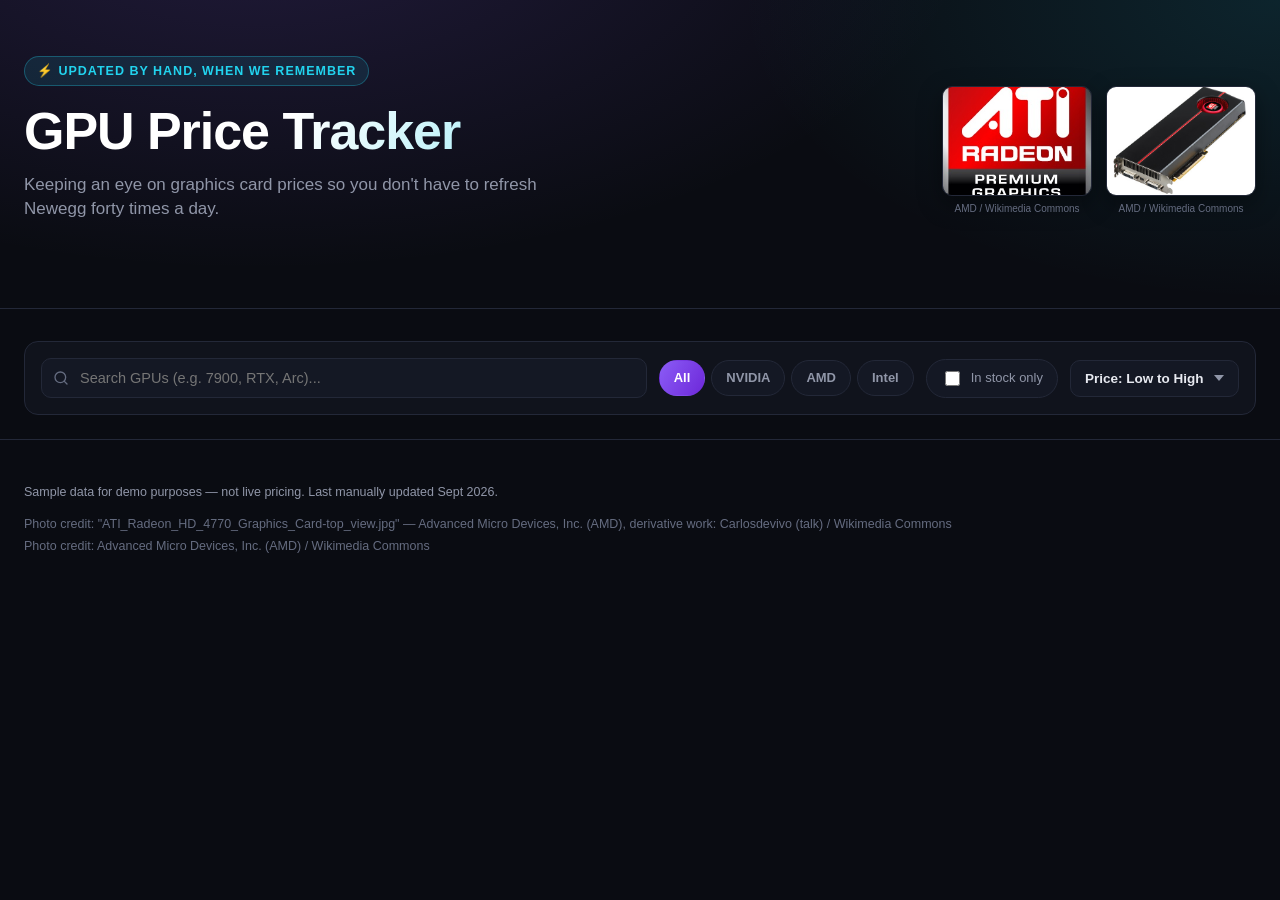
<file: apps/clumsy-plum-skunk/gpu-price-tracker/index.html>
<!DOCTYPE html>
<html lang="en">
<head>
<meta charset="UTF-8">
<meta name="viewport" content="width=device-width, initial-scale=1.0">
<title>GPU Price Tracker — Keeping tabs so you don't have to</title>
<meta name="description" content="Track current and historical street prices for popular desktop GPUs across major retailers.">
<style>
  :root{
    --bg: #0a0c12;
    --bg-alt: #10131c;
    --card: #141824;
    --card-border: #232838;
    --text: #e7e9f0;
    --text-dim: #9096a8;
    --text-dimmer: #656c80;
    --accent: #8b5cf6;
    --accent-2: #22d3ee;
    --good: #39d98a;
    --bad: #ff5d6c;
    --warn: #f5c451;
    --nvidia: #76b900;
    --amd: #ed1c24;
    --intel: #00a3e0;
    --radius: 14px;
    font-family: -apple-system, BlinkMacSystemFont, "Segoe UI", Roboto, Helvetica, Arial, sans-serif;
  }

  * { box-sizing: border-box; }

  html, body {
    margin: 0;
    padding: 0;
    background: var(--bg);
    color: var(--text);
    scroll-behavior: smooth;
  }

  body {
    background:
      radial-gradient(ellipse 1200px 600px at 20% -10%, rgba(139,92,246,0.18), transparent 60%),
      radial-gradient(ellipse 900px 500px at 100% 0%, rgba(34,211,238,0.12), transparent 60%),
      var(--bg);
    min-height: 100vh;
    line-height: 1.45;
  }

  a { color: var(--accent-2); }

  .wrap {
    max-width: 1280px;
    margin: 0 auto;
    padding: 0 24px;
  }

  /* HERO */
  header.hero {
    padding: 56px 0 32px;
    border-bottom: 1px solid var(--card-border);
    position: relative;
    overflow: hidden;
  }

  .hero-inner {
    display: flex;
    align-items: center;
    justify-content: space-between;
    gap: 32px;
    flex-wrap: wrap;
  }

  .hero-copy { flex: 1 1 420px; min-width: 280px; }

  .eyebrow {
    display: inline-flex;
    align-items: center;
    gap: 8px;
    font-size: 12.5px;
    font-weight: 700;
    letter-spacing: 0.08em;
    text-transform: uppercase;
    color: var(--accent-2);
    background: rgba(34,211,238,0.1);
    border: 1px solid rgba(34,211,238,0.3);
    padding: 5px 12px;
    border-radius: 999px;
    margin-bottom: 18px;
  }

  h1 {
    font-size: clamp(32px, 5vw, 52px);
    margin: 0 0 14px;
    line-height: 1.05;
    letter-spacing: -0.02em;
    background: linear-gradient(120deg, #fff 30%, var(--accent-2));
    -webkit-background-clip: text;
    background-clip: text;
    color: transparent;
  }

  .hero-sub {
    color: var(--text-dim);
    font-size: 17px;
    max-width: 560px;
    margin: 0 0 22px;
  }

  .hero-images {
    display: flex;
    gap: 14px;
    flex: 0 0 auto;
  }

  .hero-images figure {
    margin: 0;
    width: 150px;
    text-align: center;
  }

  .hero-images img {
    width: 150px;
    height: 110px;
    object-fit: cover;
    border-radius: 10px;
    border: 1px solid var(--card-border);
    display: block;
    box-shadow: 0 8px 24px rgba(0,0,0,0.4);
  }

  .hero-images figcaption {
    font-size: 10px;
    color: var(--text-dimmer);
    margin-top: 6px;
    line-height: 1.3;
  }

  /* STAT BAR */
  .stats {
    display: grid;
    grid-template-columns: repeat(3, 1fr);
    gap: 14px;
    margin-top: 32px;
  }

  .stat {
    background: var(--card);
    border: 1px solid var(--card-border);
    border-radius: var(--radius);
    padding: 16px 18px;
  }

  .stat .label {
    font-size: 11.5px;
    text-transform: uppercase;
    letter-spacing: 0.06em;
    color: var(--text-dimmer);
    margin-bottom: 6px;
    font-weight: 700;
  }

  .stat .value {
    font-size: 22px;
    font-weight: 700;
    color: var(--text);
  }

  .stat .value span.accent { color: var(--accent-2); }

  /* TOOLBAR */
  .toolbar {
    display: flex;
    flex-wrap: wrap;
    align-items: center;
    gap: 12px;
    margin: 32px 0 24px;
    padding: 16px;
    background: var(--bg-alt);
    border: 1px solid var(--card-border);
    border-radius: var(--radius);
  }

  .search-box {
    flex: 1 1 220px;
    position: relative;
  }

  .search-box input {
    width: 100%;
    padding: 11px 14px 11px 38px;
    background: var(--card);
    border: 1px solid var(--card-border);
    border-radius: 10px;
    color: var(--text);
    font-size: 14.5px;
    outline: none;
    transition: border-color 0.15s;
  }

  .search-box input:focus { border-color: var(--accent); }

  .search-box svg {
    position: absolute;
    left: 12px;
    top: 50%;
    transform: translateY(-50%);
    width: 16px;
    height: 16px;
    stroke: var(--text-dimmer);
  }

  .chip-group {
    display: flex;
    gap: 6px;
    flex-wrap: wrap;
  }

  .chip {
    padding: 8px 14px;
    border-radius: 999px;
    border: 1px solid var(--card-border);
    background: var(--card);
    color: var(--text-dim);
    font-size: 13px;
    font-weight: 600;
    cursor: pointer;
    user-select: none;
    transition: all 0.15s;
    white-space: nowrap;
  }

  .chip:hover { border-color: var(--accent); color: var(--text); }

  .chip.active {
    background: linear-gradient(120deg, var(--accent), #6d28d9);
    color: #fff;
    border-color: transparent;
  }

  .toggle-stock {
    display: flex;
    align-items: center;
    gap: 8px;
    font-size: 13px;
    color: var(--text-dim);
    cursor: pointer;
    padding: 8px 14px;
    border-radius: 999px;
    border: 1px solid var(--card-border);
    background: var(--card);
    white-space: nowrap;
  }

  .toggle-stock input { accent-color: var(--accent); width: 15px; height: 15px; cursor: pointer; }

  select#sortSelect {
    padding: 10px 34px 10px 14px;
    background: var(--card);
    border: 1px solid var(--card-border);
    border-radius: 10px;
    color: var(--text);
    font-size: 13.5px;
    font-weight: 600;
    cursor: pointer;
    outline: none;
    appearance: none;
    background-image: url("data:image/svg+xml;utf8,<svg xmlns='http://www.w3.org/2000/svg' width='10' height='6'><path d='M0 0l5 6 5-6z' fill='%239096a8'/></svg>");
    background-repeat: no-repeat;
    background-position: right 14px center;
  }

  /* GRID */
  main { padding-bottom: 60px; }

  .grid {
    display: grid;
    grid-template-columns: repeat(4, 1fr);
    gap: 18px;
  }

  @media (max-width: 1100px) { .grid { grid-template-columns: repeat(3, 1fr); } }
  @media (max-width: 820px) { .grid { grid-template-columns: repeat(2, 1fr); } .stats { grid-template-columns: 1fr; } }
  @media (max-width: 520px) { .grid { grid-template-columns: 1fr; } .hero-images { display:none; } }

  .card {
    background: var(--card);
    border: 1px solid var(--card-border);
    border-radius: var(--radius);
    padding: 18px;
    display: flex;
    flex-direction: column;
    gap: 10px;
    transition: transform 0.15s, border-color 0.15s;
    position: relative;
  }

  .card:hover {
    transform: translateY(-3px);
    border-color: rgba(139,92,246,0.5);
  }

  .card-top {
    display: flex;
    justify-content: space-between;
    align-items: flex-start;
    gap: 8px;
  }

  .card h3 {
    margin: 0;
    font-size: 17px;
    font-weight: 700;
    letter-spacing: -0.01em;
  }

  .card .vendor {
    font-size: 12.5px;
    color: var(--text-dimmer);
    margin-top: 2px;
  }

  .badge {
    font-size: 10.5px;
    font-weight: 800;
    letter-spacing: 0.05em;
    text-transform: uppercase;
    padding: 4px 9px;
    border-radius: 6px;
    color: #0a0c12;
    white-space: nowrap;
  }

  .badge.nvidia { background: var(--nvidia); }
  .badge.amd { background: var(--amd); color: #fff; }
  .badge.intel { background: var(--intel); }

  .price-row {
    display: flex;
    align-items: baseline;
    gap: 9px;
    flex-wrap: wrap;
  }

  .price-now {
    font-size: 26px;
    font-weight: 800;
    color: var(--text);
  }

  .price-msrp {
    font-size: 14px;
    color: var(--text-dimmer);
    text-decoration: line-through;
  }

  .pill {
    display: inline-flex;
    align-items: center;
    gap: 5px;
    font-size: 11.5px;
    font-weight: 700;
    padding: 3px 9px;
    border-radius: 999px;
    width: fit-content;
  }

  .pill.deal { background: rgba(57,217,138,0.14); color: var(--good); }
  .pill.pricey { background: rgba(255,93,108,0.14); color: var(--bad); }
  .pill.even { background: rgba(245,196,81,0.14); color: var(--warn); }

  .spark-wrap {
    display: flex;
    align-items: center;
    justify-content: center;
    background: var(--bg-alt);
    border-radius: 10px;
    padding: 6px 4px;
  }

  canvas.sparkline { display: block; width: 100%; height: 44px; }

  .card-bottom {
    display: flex;
    justify-content: space-between;
    align-items: center;
    font-size: 12.5px;
    color: var(--text-dim);
  }

  .stock {
    display: flex;
    align-items: center;
    gap: 6px;
    font-weight: 700;
  }

  .dot {
    width: 8px;
    height: 8px;
    border-radius: 50%;
    display: inline-block;
  }

  .dot.in { background: var(--good); box-shadow: 0 0 6px var(--good); }
  .dot.out { background: var(--text-dimmer); }

  .stock.in-txt { color: var(--good); }
  .stock.out-txt { color: var(--text-dimmer); }

  .year { color: var(--text-dimmer); }

  .empty-state {
    grid-column: 1 / -1;
    text-align: center;
    padding: 70px 20px;
    color: var(--text-dim);
  }

  .empty-state h3 { font-size: 20px; color: var(--text); margin-bottom: 6px; }
  .empty-state span { font-size: 34px; display: block; margin-bottom: 12px; }

  footer {
    border-top: 1px solid var(--card-border);
    padding: 30px 0 50px;
    color: var(--text-dimmer);
    font-size: 12.5px;
  }

  footer .disclaimer {
    max-width: 640px;
    margin-bottom: 14px;
    color: var(--text-dim);
  }

  footer .credits { display: flex; flex-wrap: wrap; gap: 4px 18px; }
  footer .credits span { white-space: nowrap; }

  .results-count {
    margin: 0 0 16px;
    font-size: 13px;
    color: var(--text-dimmer);
  }
</style>
</head>
<body>

<header class="hero">
  <div class="wrap">
    <div class="hero-inner">
      <div class="hero-copy">
        <span class="eyebrow">⚡ Updated by hand, when we remember</span>
        <h1>GPU Price Tracker</h1>
        <p class="hero-sub">Keeping an eye on graphics card prices so you don't have to refresh Newegg forty times a day.</p>
      </div>
      <div class="hero-images">
        <figure>
          <img src="assets/graphics-card-box.jpg" alt="Top view of an ATI Radeon HD 4770 graphics card showing its heatsink and components">
          <figcaption>AMD / Wikimedia Commons</figcaption>
        </figure>
        <figure>
          <img src="assets/computer-gpu-card.jpg" alt="An AMD graphics card displayed against a plain background">
          <figcaption>AMD / Wikimedia Commons</figcaption>
        </figure>
      </div>
    </div>

    <div class="stats" id="statBar"></div>
  </div>
</header>

<main class="wrap">
  <div class="toolbar">
    <div class="search-box">
      <svg viewBox="0 0 24 24" fill="none" stroke-width="2" stroke-linecap="round" stroke-linejoin="round"><circle cx="11" cy="11" r="8"/><line x1="21" y1="21" x2="16.65" y2="16.65"/></svg>
      <input type="text" id="searchInput" placeholder="Search GPUs (e.g. 7900, RTX, Arc)...">
    </div>

    <div class="chip-group" id="brandChips">
      <div class="chip active" data-brand="All">All</div>
      <div class="chip" data-brand="NVIDIA">NVIDIA</div>
      <div class="chip" data-brand="AMD">AMD</div>
      <div class="chip" data-brand="Intel">Intel</div>
    </div>

    <label class="toggle-stock">
      <input type="checkbox" id="inStockToggle">
      In stock only
    </label>

    <select id="sortSelect">
      <option value="price-asc">Price: Low to High</option>
      <option value="price-desc">Price: High to Low</option>
      <option value="discount">Biggest Discount</option>
      <option value="name">Name: A–Z</option>
    </select>
  </div>

  <p class="results-count" id="resultsCount"></p>

  <div class="grid" id="cardGrid"></div>
</main>

<footer>
  <div class="wrap">
    <p class="disclaimer">Sample data for demo purposes — not live pricing. Last manually updated Sept 2026.</p>
    <div class="credits">
      <span>Photo credit: "ATI_Radeon_HD_4770_Graphics_Card-top_view.jpg" — Advanced Micro Devices, Inc. (AMD), derivative work: Carlosdevivo (talk) / Wikimedia Commons</span>
      <span>Photo credit: Advanced Micro Devices, Inc. (AMD) / Wikimedia Commons</span>
    </div>
  </div>
</footer>

<script>
(function(){

  const GPUS = [
    { id: 'rtx5090', name: 'RTX 5090', brand: 'NVIDIA', msrp: 1999, currentPrice: 2149, vendor: 'Newegg', inStock: true, releaseYear: 2025, history: [1999, 2049, 2099, 2079, 2129, 2149] },
    { id: 'rtx5080', name: 'RTX 5080', brand: 'NVIDIA', msrp: 999, currentPrice: 1079, vendor: 'Best Buy', inStock: true, releaseYear: 2025, history: [999, 1029, 1059, 1049, 1069, 1079] },
    { id: 'rtx5070ti', name: 'RTX 5070 Ti', brand: 'NVIDIA', msrp: 749, currentPrice: 769, vendor: 'Amazon', inStock: true, releaseYear: 2025, history: [749, 759, 749, 765, 772, 769] },
    { id: 'rtx5070', name: 'RTX 5070', brand: 'NVIDIA', msrp: 549, currentPrice: 599, vendor: 'Newegg', inStock: false, releaseYear: 2025, history: [549, 569, 579, 589, 605, 599] },
    { id: 'rtx4060', name: 'RTX 4060', brand: 'NVIDIA', msrp: 299, currentPrice: 279, vendor: 'Micro Center', inStock: true, releaseYear: 2023, history: [299, 295, 289, 285, 282, 279] },
    { id: 'rx7900xtx', name: 'RX 7900 XTX', brand: 'AMD', msrp: 999, currentPrice: 899, vendor: 'Amazon', inStock: true, releaseYear: 2022, history: [999, 969, 949, 929, 909, 899] },
    { id: 'rx7900gre', name: 'RX 7900 GRE', brand: 'AMD', msrp: 549, currentPrice: 529, vendor: 'Newegg', inStock: true, releaseYear: 2023, history: [549, 545, 539, 535, 531, 529] },
    { id: 'rx7800xt', name: 'RX 7800 XT', brand: 'AMD', msrp: 499, currentPrice: 459, vendor: 'Best Buy', inStock: true, releaseYear: 2023, history: [499, 489, 479, 469, 465, 459] },
    { id: 'rx7600', name: 'RX 7600', brand: 'AMD', msrp: 269, currentPrice: 259, vendor: 'Micro Center', inStock: true, releaseYear: 2023, history: [269, 265, 263, 261, 260, 259] },
    { id: 'rx9070xt', name: 'RX 9070 XT', brand: 'AMD', msrp: 599, currentPrice: 649, vendor: 'Newegg', inStock: false, releaseYear: 2025, history: [599, 615, 629, 639, 645, 649] },
    { id: 'arcb580', name: 'Arc B580', brand: 'Intel', msrp: 249, currentPrice: 269, vendor: 'Amazon', inStock: true, releaseYear: 2024, history: [249, 255, 259, 263, 267, 269] },
    { id: 'arca750', name: 'Arc A750', brand: 'Intel', msrp: 199, currentPrice: 179, vendor: 'Micro Center', inStock: true, releaseYear: 2022, history: [199, 195, 189, 185, 182, 179] },
    { id: 'rtx4090', name: 'RTX 4090', brand: 'NVIDIA', msrp: 1599, currentPrice: 1899, vendor: 'Newegg', inStock: false, releaseYear: 2022, history: [1599, 1699, 1769, 1819, 1859, 1899] },
    { id: 'rtx4070super', name: 'RTX 4070 Super', brand: 'NVIDIA', msrp: 599, currentPrice: 579, vendor: 'Best Buy', inStock: true, releaseYear: 2024, history: [599, 595, 589, 585, 581, 579] }
  ];

  const state = { search: '', brand: 'All', inStockOnly: false, sort: 'price-asc' };

  const fmt = (n) => '$' + n.toLocaleString('en-US');
  const discountPct = (g) => ((g.msrp - g.currentPrice) / g.msrp) * 100;

  function drawSparkline(canvas, history, isGoodTrend) {
    const dpr = window.devicePixelRatio || 1;
    const w = canvas.clientWidth || 140;
    const h = canvas.clientHeight || 44;
    canvas.width = w * dpr;
    canvas.height = h * dpr;
    const ctx = canvas.getContext('2d');
    ctx.scale(dpr, dpr);

    const min = Math.min(...history);
    const max = Math.max(...history);
    const range = (max - min) || 1;
    const pad = 5;
    const stepX = (w - pad * 2) / (history.length - 1);

    const points = history.map((v, i) => {
      const x = pad + i * stepX;
      const y = pad + (1 - (v - min) / range) * (h - pad * 2);
      return [x, y];
    });

    const lineColor = isGoodTrend ? '#39d98a' : '#ff5d6c';

    // fill area under line
    const grad = ctx.createLinearGradient(0, 0, 0, h);
    grad.addColorStop(0, isGoodTrend ? 'rgba(57,217,138,0.28)' : 'rgba(255,93,108,0.28)');
    grad.addColorStop(1, 'rgba(0,0,0,0)');

    ctx.beginPath();
    ctx.moveTo(points[0][0], h - pad);
    points.forEach(p => ctx.lineTo(p[0], p[1]));
    ctx.lineTo(points[points.length - 1][0], h - pad);
    ctx.closePath();
    ctx.fillStyle = grad;
    ctx.fill();

    ctx.beginPath();
    points.forEach((p, i) => i === 0 ? ctx.moveTo(p[0], p[1]) : ctx.lineTo(p[0], p[1]));
    ctx.strokeStyle = lineColor;
    ctx.lineWidth = 2;
    ctx.lineJoin = 'round';
    ctx.stroke();

    const last = points[points.length - 1];
    ctx.beginPath();
    ctx.arc(last[0], last[1], 3, 0, Math.PI * 2);
    ctx.fillStyle = lineColor;
    ctx.fill();
  }

  function cardTemplate(g) {
    const pct = discountPct(g);
    const brandClass = g.brand.toLowerCase();
    let pillHtml = '';
    if (pct > 0.4) {
      pillHtml = '<span class="pill deal">▼ ' + pct.toFixed(0) + '% off MSRP</span>';
    } else if (pct < -0.4) {
      pillHtml = '<span class="pill pricey">▲ ' + Math.abs(pct).toFixed(0) + '% above MSRP</span>';
    } else {
      pillHtml = '<span class="pill even">At MSRP</span>';
    }
    const dealLabel = pct >= 8 ? 'Best Deal' : (pct <= -8 ? 'Still Pricey' : '');
    const stockHtml = g.inStock
      ? '<span class="stock in-txt"><span class="dot in"></span>In Stock</span>'
      : '<span class="stock out-txt"><span class="dot out"></span>Sold Out</span>';

    return (
      '<div class="card" data-id="' + g.id + '">' +
        '<div class="card-top">' +
          '<div>' +
            '<h3>' + g.name + (dealLabel ? ' <small style="font-weight:600;font-size:11px;color:var(--text-dimmer)">· ' + dealLabel + '</small>' : '') + '</h3>' +
            '<div class="vendor">' + g.vendor + ' · <span class="year">' + g.releaseYear + '</span></div>' +
          '</div>' +
          '<span class="badge ' + brandClass + '">' + g.brand + '</span>' +
        '</div>' +
        '<div class="price-row">' +
          '<span class="price-now">' + fmt(g.currentPrice) + '</span>' +
          (g.currentPrice < g.msrp ? '<span class="price-msrp">' + fmt(g.msrp) + '</span>' : '<span class="price-msrp" style="text-decoration:none;color:var(--text-dimmer)">MSRP ' + fmt(g.msrp) + '</span>') +
        '</div>' +
        pillHtml +
        '<div class="spark-wrap"><canvas class="sparkline" data-history="' + g.history.join(',') + '"></canvas></div>' +
        '<div class="card-bottom">' +
          stockHtml +
          '<span>' + g.brand + ' · ' + g.vendor + '</span>' +
        '</div>' +
      '</div>'
    );
  }

  function getFiltered() {
    let list = GPUS.filter(g => {
      const matchesSearch = g.name.toLowerCase().includes(state.search.toLowerCase());
      const matchesBrand = state.brand === 'All' || g.brand === state.brand;
      const matchesStock = !state.inStockOnly || g.inStock;
      return matchesSearch && matchesBrand && matchesStock;
    });

    switch (state.sort) {
      case 'price-asc': list.sort((a, b) => a.currentPrice - b.currentPrice); break;
      case 'price-desc': list.sort((a, b) => b.currentPrice - a.currentPrice); break;
      case 'discount': list.sort((a, b) => discountPct(b) - discountPct(a)); break;
      case 'name': list.sort((a, b) => a.name.localeCompare(b.name)); break;
    }
    return list;
  }

  function renderStats() {
    const inStockList = GPUS.filter(g => g.inStock);
    const cheapest = GPUS.reduce((min, g) => g.currentPrice < min.currentPrice ? g : min, GPUS[0]);
    const avg = GPUS.reduce((sum, g) => sum + g.currentPrice, 0) / GPUS.length;

    document.getElementById('statBar').innerHTML =
      '<div class="stat"><div class="label">Cheapest Right Now</div><div class="value"><span class="accent">' + fmt(cheapest.currentPrice) + '</span> — ' + cheapest.name + '</div></div>' +
      '<div class="stat"><div class="label">Average Price (all 14)</div><div class="value">' + fmt(Math.round(avg)) + '</div></div>' +
      '<div class="stat"><div class="label">In Stock</div><div class="value"><span class="accent">' + inStockList.length + '</span> of ' + GPUS.length + ' tracked</div></div>';
  }

  function render() {
    const list = getFiltered();
    const grid = document.getElementById('cardGrid');
    const countEl = document.getElementById('resultsCount');

    if (list.length === 0) {
      grid.innerHTML = '<div class="empty-state"><span>🫠</span><h3>Nothing matches that combo</h3><p>Try loosening the filters — or maybe that GPU just isn\\'t worth tracking.</p></div>';
      countEl.textContent = 'Showing 0 of ' + GPUS.length + ' GPUs';
      return;
    }

    countEl.textContent = 'Showing ' + list.length + ' of ' + GPUS.length + ' GPUs';
    grid.innerHTML = list.map(cardTemplate).join('');

    grid.querySelectorAll('canvas.sparkline').forEach(canvas => {
      const history = canvas.dataset.history.split(',').map(Number);
      const isGood = history[history.length - 1] <= history[0];
      drawSparkline(canvas, history, isGood);
    });
  }

  document.getElementById('searchInput').addEventListener('input', (e) => {
    state.search = e.target.value;
    render();
  });

  document.getElementById('brandChips').addEventListener('click', (e) => {
    const chip = e.target.closest('.chip');
    if (!chip) return;
    document.querySelectorAll('#brandChips .chip').forEach(c => c.classList.remove('active'));
    chip.classList.add('active');
    state.brand = chip.dataset.brand;
    render();
  });

  document.getElementById('inStockToggle').addEventListener('change', (e) => {
    state.inStockOnly = e.target.checked;
    render();
  });

  document.getElementById('sortSelect').addEventListener('change', (e) => {
    state.sort = e.target.value;
    render();
  });

  window.addEventListener('resize', render);

  renderStats();
  render();
})();
</script>

</body>
</html>
</file>
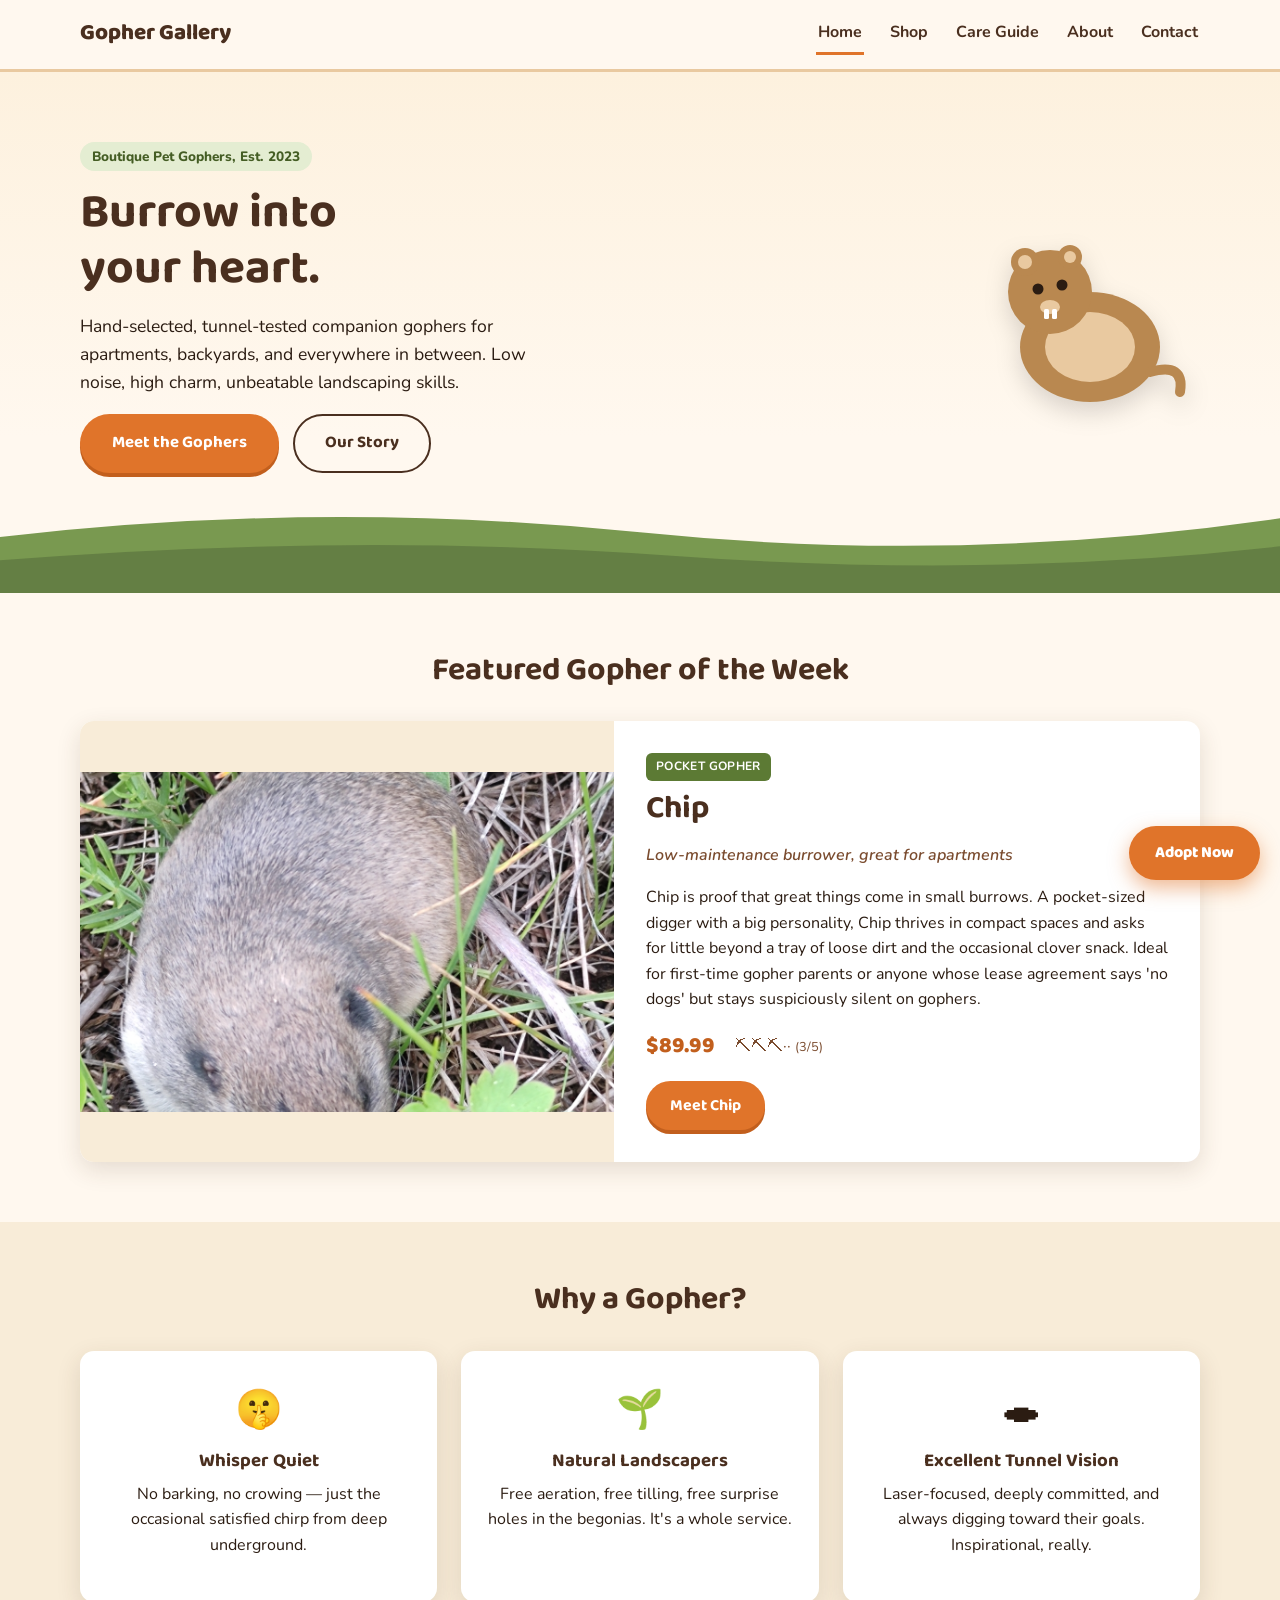
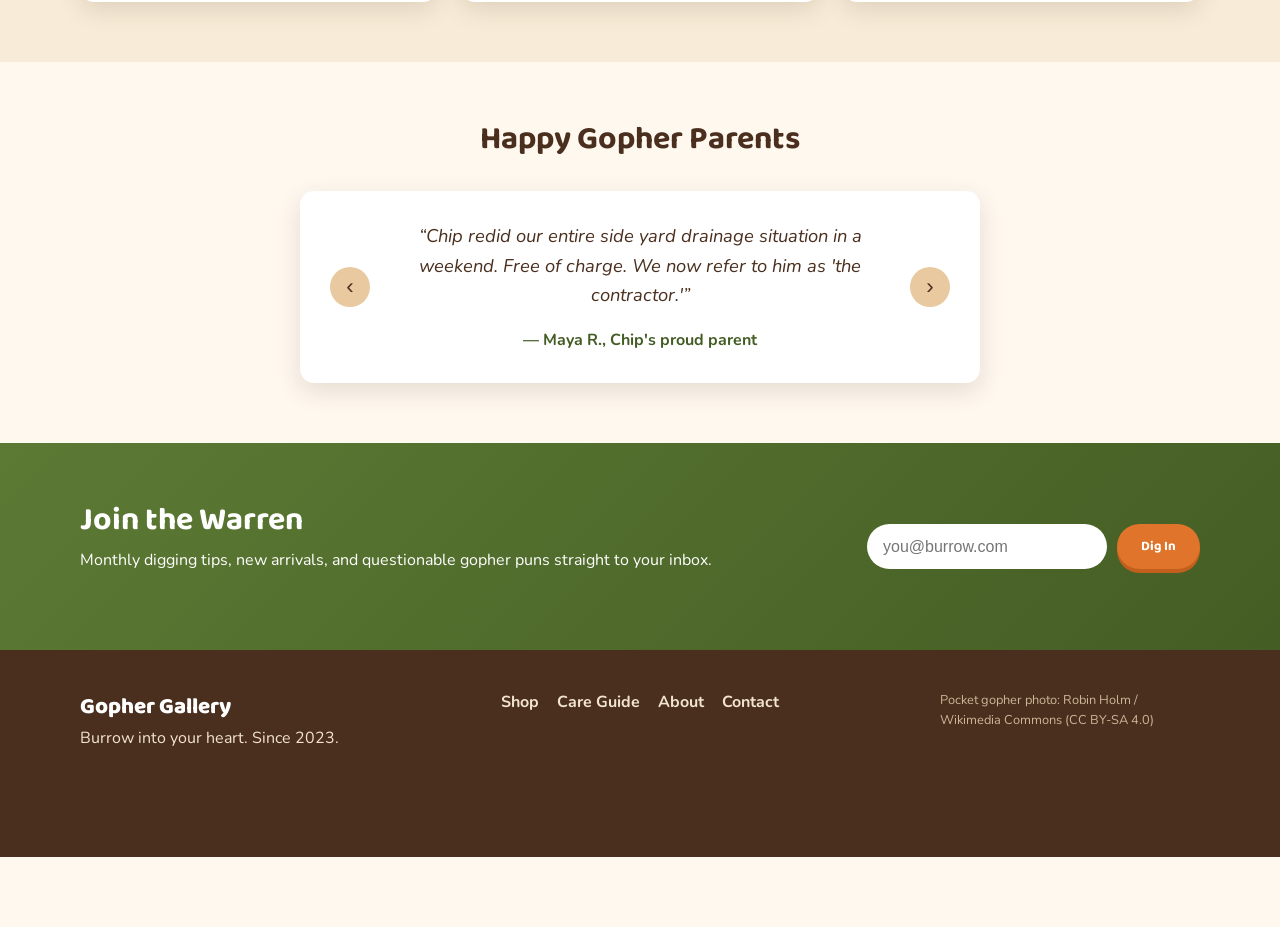
<file: apps/demo/gopher-gallery/index.html>
<!DOCTYPE html>
<html lang="en">
<head>
<meta charset="UTF-8">
<meta name="viewport" content="width=device-width, initial-scale=1.0">
<title>Gopher Gallery — Burrow Into Your Heart</title>
<meta name="description" content="Gopher Gallery: boutique pet gophers for the discerning burrower. Meet Chip, Duchess, Bruiser and Sprout.">
<link rel="preconnect" href="https://fonts.googleapis.com">
<link href="https://fonts.googleapis.com/css2?family=Baloo+2:wght@500;700;800&family=Nunito:wght@400;600;700;800&display=swap" rel="stylesheet">
<link rel="stylesheet" href="css/style.css">
</head>
<body>
<header class="site-header">
  <div class="container header-inner">
    <a class="logo" href="index.html">Gopher Gallery</a>
    <nav class="main-nav" id="mainNav">
      <a href="index.html" class="active">Home</a>
      <a href="shop.html">Shop</a>
      <a href="care.html">Care Guide</a>
      <a href="about.html">About</a>
      <a href="contact.html">Contact</a>
    </nav>
    <button class="nav-toggle" id="navToggle" aria-label="Toggle menu">&#9776;</button>
  </div>
</header>

<main>
  <section class="hero">
    <div class="hero-bg" aria-hidden="true">
      <svg viewBox="0 0 800 300" preserveAspectRatio="none" class="hero-hills">
        <path d="M0,300 L0,180 Q200,100 400,170 T800,140 L800,300 Z" fill="#6b8f3f"/>
        <path d="M0,300 L0,230 Q220,170 420,220 T800,200 L800,300 Z" fill="#547332"/>
      </svg>
    </div>
    <div class="container hero-inner">
      <div class="hero-text">
        <span class="eyebrow">Boutique Pet Gophers, Est. 2023</span>
        <h1>Burrow into<br>your heart.</h1>
        <p>Hand-selected, tunnel-tested companion gophers for apartments, backyards, and everywhere in between. Low noise, high charm, unbeatable landscaping skills.</p>
        <div class="hero-actions">
          <a href="shop.html" class="btn btn-primary btn-large">Meet the Gophers</a>
          <a href="about.html" class="btn btn-ghost btn-large">Our Story</a>
        </div>
      </div>
      <div class="hero-art" aria-hidden="true">
        <svg viewBox="0 0 220 220" class="hero-gopher-svg">
          <ellipse cx="110" cy="150" rx="70" ry="55" fill="#b98850"/>
          <ellipse cx="110" cy="150" rx="45" ry="35" fill="#e9c9a0"/>
          <circle cx="70" cy="95" r="42" fill="#b98850"/>
          <circle cx="45" cy="65" r="14" fill="#b98850"/>
          <circle cx="45" cy="65" r="7" fill="#e9c9a0"/>
          <circle cx="90" cy="60" r="12" fill="#b98850"/>
          <circle cx="90" cy="60" r="6" fill="#e9c9a0"/>
          <circle cx="58" cy="92" r="5.5" fill="#2b1c12"/>
          <circle cx="82" cy="88" r="5.5" fill="#2b1c12"/>
          <ellipse cx="70" cy="110" rx="10" ry="7" fill="#e9c9a0"/>
          <rect x="64" y="112" width="5" height="10" rx="1.5" fill="#fff"/>
          <rect x="72" y="112" width="5" height="10" rx="1.5" fill="#fff"/>
          <path d="M170,175 q35,-10 30,20" stroke="#b98850" stroke-width="10" fill="none" stroke-linecap="round"/>
        </svg>
      </div>
    </div>
  </section>

  <section class="section featured">
    <div class="container">
      <h2 class="section-title">Featured Gopher of the Week</h2>
      <div id="featuredGopher" class="featured-card"></div>
    </div>
  </section>

  <section class="section why">
    <div class="container">
      <h2 class="section-title">Why a Gopher?</h2>
      <div class="why-grid">
        <div class="why-card">
          <div class="why-icon">&#129323;</div>
          <h3>Whisper Quiet</h3>
          <p>No barking, no crowing — just the occasional satisfied chirp from deep underground.</p>
        </div>
        <div class="why-card">
          <div class="why-icon">&#127793;</div>
          <h3>Natural Landscapers</h3>
          <p>Free aeration, free tilling, free surprise holes in the begonias. It's a whole service.</p>
        </div>
        <div class="why-card">
          <div class="why-icon">&#128371;</div>
          <h3>Excellent Tunnel Vision</h3>
          <p>Laser-focused, deeply committed, and always digging toward their goals. Inspirational, really.</p>
        </div>
      </div>
    </div>
  </section>

  <section class="section testimonials">
    <div class="container">
      <h2 class="section-title">Happy Gopher Parents</h2>
      <div id="testimonialCarousel" class="carousel"></div>
    </div>
  </section>

  <section class="section newsletter">
    <div class="container newsletter-inner">
      <div>
        <h2 class="section-title">Join the Warren</h2>
        <p>Monthly digging tips, new arrivals, and questionable gopher puns straight to your inbox.</p>
      </div>
      <form class="newsletter-form" action="mailto:warren@gophergallery.example" method="post" enctype="text/plain">
        <label for="newsletterEmail" class="sr-only">Email address</label>
        <input type="email" id="newsletterEmail" name="email" placeholder="you@burrow.com" required>
        <button type="submit" class="btn btn-primary">Dig In</button>
      </form>
    </div>
  </section>
</main>

<footer class="site-footer">
  <div class="container footer-inner">
    <div>
      <a class="logo" href="index.html">Gopher Gallery</a>
      <p>Burrow into your heart. Since 2023.</p>
    </div>
    <nav class="footer-nav">
      <a href="shop.html">Shop</a>
      <a href="care.html">Care Guide</a>
      <a href="about.html">About</a>
      <a href="contact.html">Contact</a>
    </nav>
    <p class="photo-credit">Pocket gopher photo: Robin Holm / Wikimedia Commons (CC BY-SA 4.0)</p>
  </div>
</footer>

<a href="contact.html" class="sticky-cta">Adopt Now</a>

<script src="js/data.js"></script>
<script src="js/main.js"></script>
<script src="js/home.js"></script>
</body>
</html>
</file>
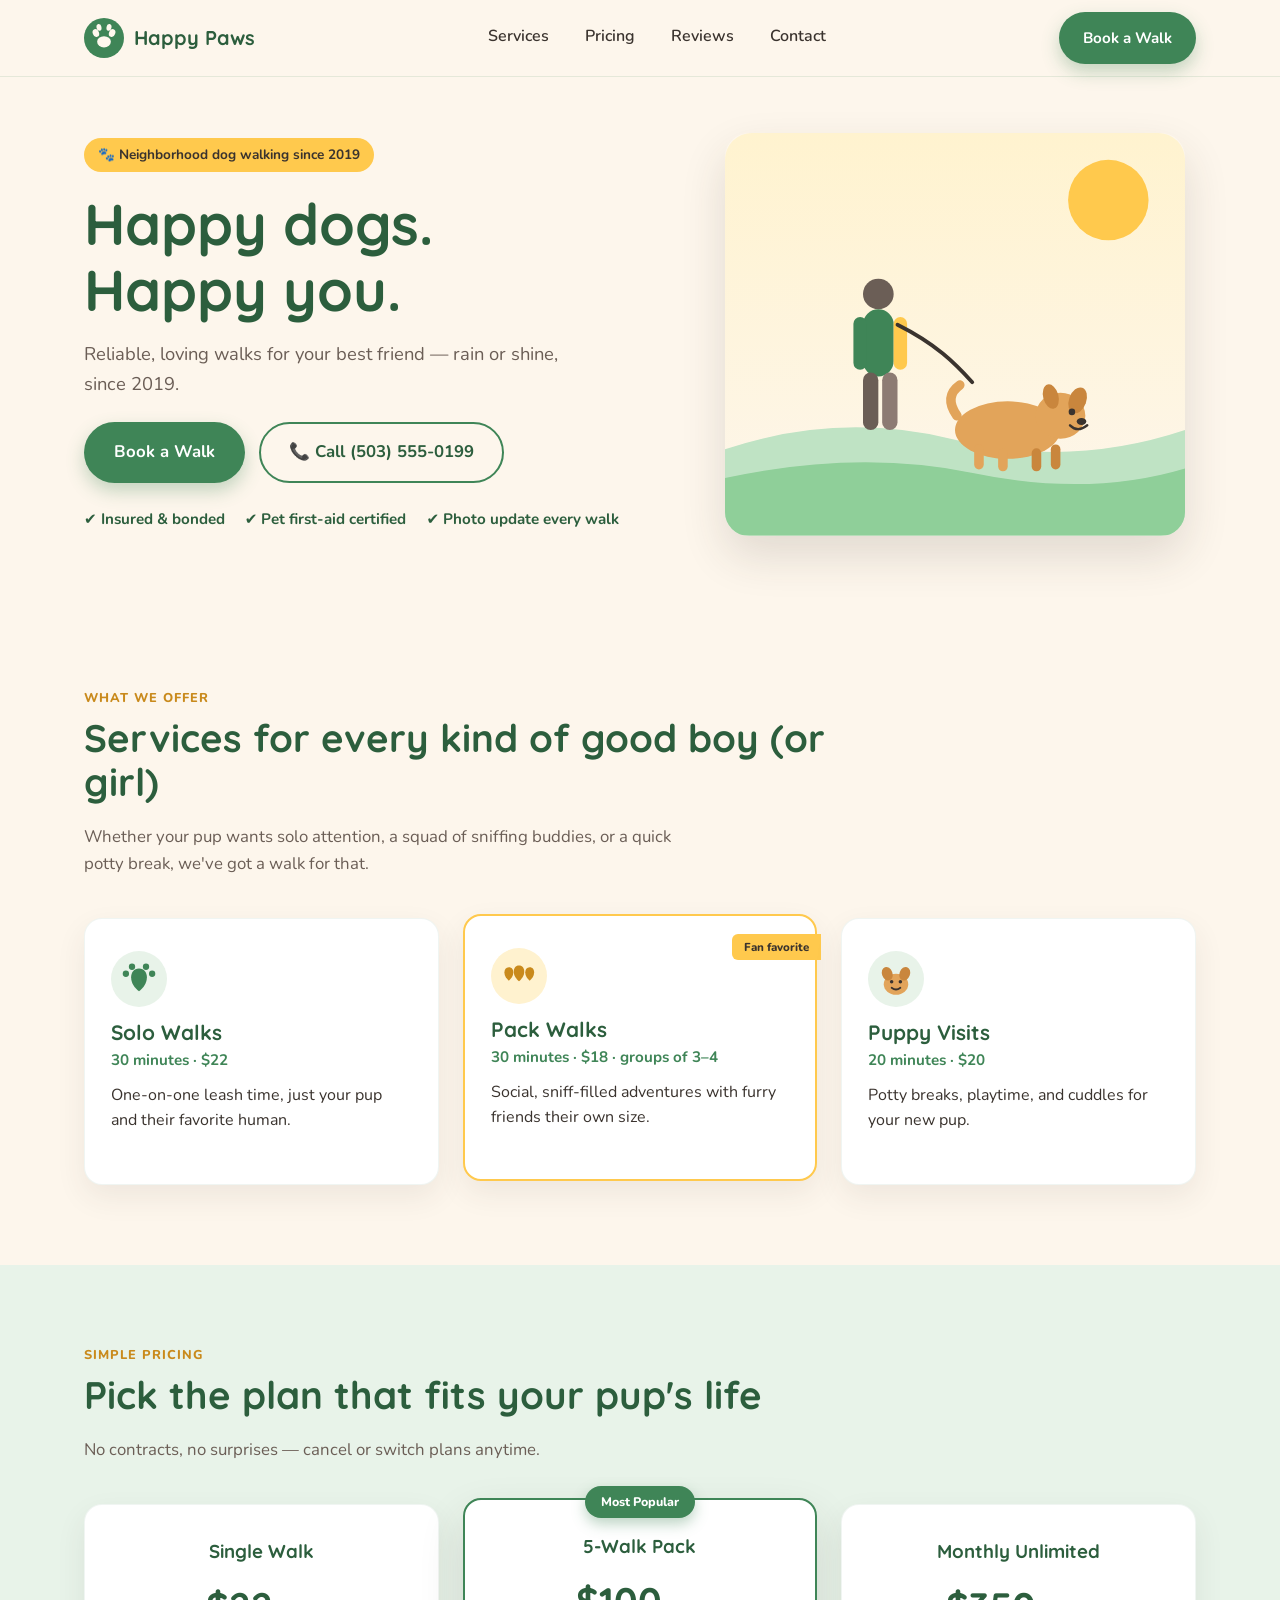
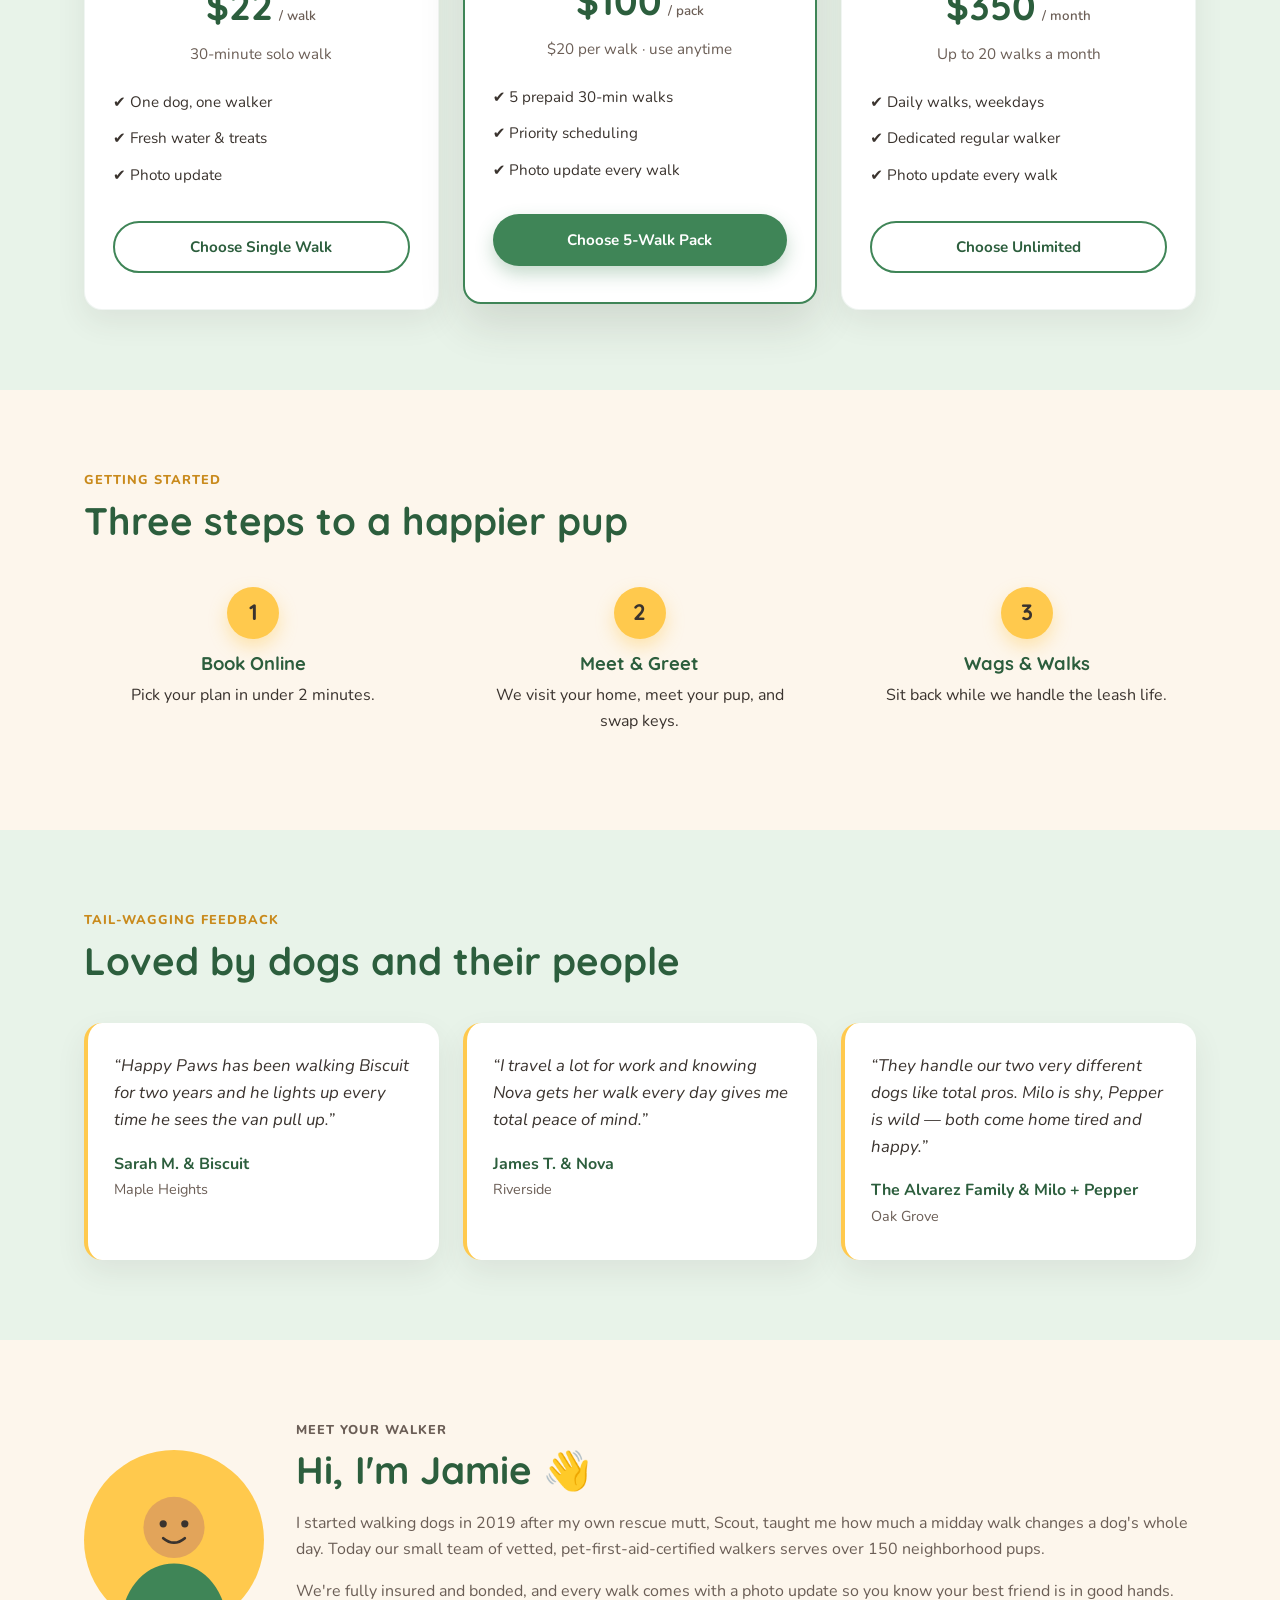
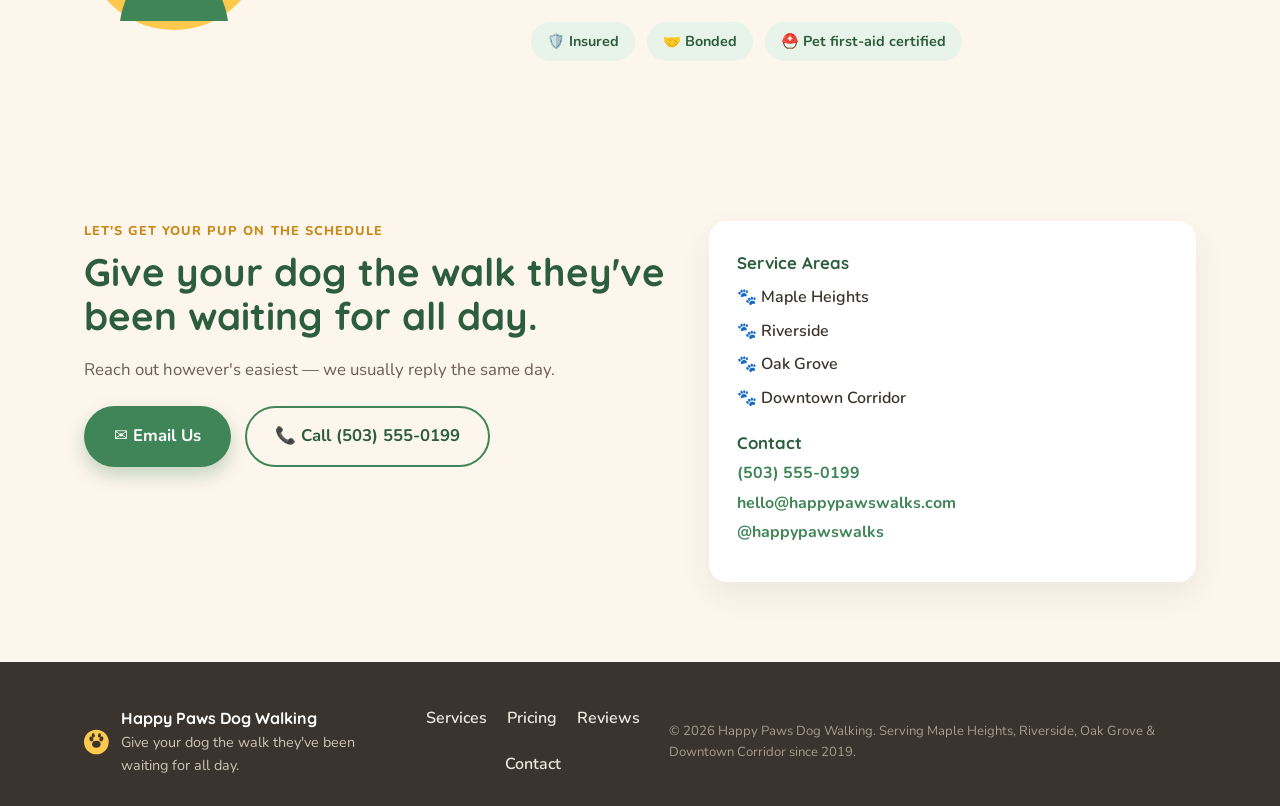
<file: apps/demo/happy-paws-dog-walking/index.html>
<!DOCTYPE html>
<html lang="en">
<head>
<meta charset="UTF-8">
<meta name="viewport" content="width=device-width, initial-scale=1.0">
<title>Happy Paws Dog Walking — Happy dogs. Happy you.</title>
<meta name="description" content="Reliable, loving dog walks in Maple Heights, Riverside, Oak Grove &amp; Downtown Corridor since 2019. Insured, bonded, pet first-aid certified walkers.">
<link rel="icon" href="data:image/svg+xml,<svg xmlns=%22http://www.w3.org/2000/svg%22 viewBox=%220 0 100 100%22><text y=%22.9em%22 font-size=%2290%22>🐾</text></svg>">
<link rel="preconnect" href="https://fonts.googleapis.com">
<link href="https://fonts.googleapis.com/css2?family=Quicksand:wght@500;600;700&family=Nunito:wght@400;600;700;800&display=swap" rel="stylesheet">
<link rel="stylesheet" href="css/styles.css">
</head>
<body>

<a class="skip-link" href="#main">Skip to content</a>

<header class="site-header">
  <div class="wrap header-inner">
    <a href="#top" class="logo" aria-label="Happy Paws Dog Walking home">
      <span class="logo-mark" aria-hidden="true">
        <svg viewBox="0 0 64 64" width="40" height="40">
          <circle cx="32" cy="32" r="32" fill="#3f8557"/>
          <g fill="#fff8ee">
            <ellipse cx="32" cy="38" rx="11" ry="9"/>
            <ellipse cx="19" cy="24" rx="5" ry="6.5" transform="rotate(-20 19 24)"/>
            <ellipse cx="45" cy="24" rx="5" ry="6.5" transform="rotate(20 45 24)"/>
            <ellipse cx="24" cy="15" rx="4" ry="5.5" transform="rotate(-10 24 15)"/>
            <ellipse cx="40" cy="15" rx="4" ry="5.5" transform="rotate(10 40 15)"/>
          </g>
        </svg>
      </span>
      <span class="logo-text">Happy Paws</span>
    </a>

    <nav class="main-nav" id="main-nav" aria-label="Primary">
      <a href="#services">Services</a>
      <a href="#pricing">Pricing</a>
      <a href="#reviews">Reviews</a>
      <a href="#contact">Contact</a>
    </nav>

    <div class="header-actions">
      <a class="btn btn-primary" href="mailto:hello@happypawswalks.com?subject=Book%20a%20Walk%20with%20Happy%20Paws&body=Hi%20Happy%20Paws!%20I'd%20love%20to%20book%20a%20walk%20for%20my%20dog.%20Here's%20a%20bit%20about%20us%3A">Book a Walk</a>
      <button class="nav-toggle" id="navToggle" aria-expanded="false" aria-controls="main-nav" aria-label="Toggle navigation menu">
        <span></span><span></span><span></span>
      </button>
    </div>
  </div>
</header>

<main id="main">

  <!-- HERO -->
  <section class="hero" id="top">
    <div class="wrap hero-inner">
      <div class="hero-copy">
        <p class="eyebrow">🐾 Neighborhood dog walking since 2019</p>
        <h1>Happy dogs.<br>Happy you.</h1>
        <p class="hero-sub">Reliable, loving walks for your best friend — rain or shine, since 2019.</p>
        <div class="hero-ctas">
          <a class="btn btn-primary btn-lg" href="mailto:hello@happypawswalks.com?subject=Book%20a%20Walk%20with%20Happy%20Paws&body=Hi%20Happy%20Paws!%20I'd%20love%20to%20book%20a%20walk%20for%20my%20dog.%20Here's%20a%20bit%20about%20us%3A">Book a Walk</a>
          <a class="btn btn-outline btn-lg" href="tel:+15035550199">📞 Call (503) 555-0199</a>
        </div>
        <ul class="hero-trust">
          <li>✔ Insured &amp; bonded</li>
          <li>✔ Pet first-aid certified</li>
          <li>✔ Photo update every walk</li>
        </ul>
      </div>
      <div class="hero-art" aria-hidden="true">
        <svg viewBox="0 0 480 420" class="hero-svg">
          <defs>
            <linearGradient id="skyGrad" x1="0" y1="0" x2="0" y2="1">
              <stop offset="0" stop-color="#fff3cf"/>
              <stop offset="1" stop-color="#fdf6ec"/>
            </linearGradient>
          </defs>
          <rect x="0" y="0" width="480" height="420" rx="28" fill="url(#skyGrad)"/>
          <circle cx="400" cy="70" r="42" fill="#ffc94d"/>
          <path d="M0 330 Q 120 290 240 320 T 480 310 V420 H0 Z" fill="#bfe3c4"/>
          <path d="M0 360 Q 140 330 260 355 T 480 350 V420 H0 Z" fill="#8fcf99"/>
          <!-- walker -->
          <g transform="translate(120,150)">
            <circle cx="40" cy="18" r="16" fill="#6b5e56"/>
            <rect x="24" y="34" width="32" height="70" rx="16" fill="#3f8557"/>
            <rect x="14" y="42" width="14" height="55" rx="7" fill="#3f8557"/>
            <rect x="56" y="42" width="14" height="55" rx="7" fill="#ffc94d"/>
            <rect x="24" y="100" width="16" height="60" rx="8" fill="#6b5e56"/>
            <rect x="44" y="100" width="16" height="60" rx="8" fill="#8d7b73"/>
          </g>
          <!-- leash -->
          <path d="M180 200 C 220 220, 240 240, 258 260" stroke="#3a332e" stroke-width="4" fill="none" stroke-linecap="round"/>
          <!-- dog -->
          <g transform="translate(250,255)">
            <ellipse cx="45" cy="55" rx="55" ry="30" fill="#e2a45a"/>
            <ellipse cx="100" cy="40" rx="26" ry="24" fill="#e2a45a"/>
            <ellipse cx="118" cy="24" rx="9" ry="14" transform="rotate(20 118 24)" fill="#c9863d"/>
            <ellipse cx="90" cy="20" rx="8" ry="13" transform="rotate(-15 90 20)" fill="#c9863d"/>
            <circle cx="112" cy="36" r="3.4" fill="#3a332e"/>
            <ellipse cx="122" cy="46" rx="5" ry="3.6" fill="#3a332e"/>
            <path d="M110 50 Q118 58 128 50" stroke="#3a332e" stroke-width="2.5" fill="none" stroke-linecap="round"/>
            <path d="M-8 40 Q -22 20 -5 8" stroke="#e2a45a" stroke-width="10" fill="none" stroke-linecap="round"/>
            <rect x="10" y="70" width="10" height="26" rx="5" fill="#e2a45a"/>
            <rect x="35" y="74" width="10" height="24" rx="5" fill="#e2a45a"/>
            <rect x="70" y="74" width="10" height="24" rx="5" fill="#c9863d"/>
            <rect x="90" y="70" width="10" height="26" rx="5" fill="#c9863d"/>
          </g>
        </svg>
      </div>
    </div>
  </section>

  <!-- SERVICES -->
  <section class="section services" id="services">
    <div class="wrap">
      <p class="section-eyebrow">What we offer</p>
      <h2>Services for every kind of good boy (or girl)</h2>
      <p class="section-lede">Whether your pup wants solo attention, a squad of sniffing buddies, or a quick potty break, we've got a walk for that.</p>

      <div class="card-grid">
        <article class="card">
          <div class="card-icon" aria-hidden="true">
            <svg viewBox="0 0 64 64" width="56" height="56">
              <circle cx="32" cy="32" r="32" fill="#e8f3e9"/>
              <path fill="#3f8557" d="M32 20c-6 0-9 5-9 10 0 7 4 12 9 16 5-4 9-9 9-16 0-5-3-10-9-10z"/>
              <circle cx="24" cy="18" r="3.6" fill="#3f8557"/>
              <circle cx="40" cy="18" r="3.6" fill="#3f8557"/>
              <circle cx="17" cy="26" r="3.6" fill="#3f8557"/>
              <circle cx="47" cy="26" r="3.6" fill="#3f8557"/>
            </svg>
          </div>
          <h3>Solo Walks</h3>
          <p class="card-duration">30 minutes · $22</p>
          <p>One-on-one leash time, just your pup and their favorite human.</p>
        </article>

        <article class="card featured">
          <div class="card-icon" aria-hidden="true">
            <svg viewBox="0 0 64 64" width="56" height="56">
              <circle cx="32" cy="32" r="32" fill="#fff2cf"/>
              <g fill="#c98a1c">
                <path d="M20 22c-4 0-6 3-6 7 0 5 3 8 6 11 3-3 6-6 6-11 0-4-2-7-6-7z" transform="scale(0.85) translate(4,4)"/>
                <path d="M32 20c-4 0-6 3-6 7 0 5 3 8 6 11 3-3 6-6 6-11 0-4-2-7-6-7z"/>
                <path d="M44 22c-4 0-6 3-6 7 0 5 3 8 6 11 3-3 6-6 6-11 0-4-2-7-6-7z" transform="scale(0.85) translate(8,4)"/>
              </g>
            </svg>
          </div>
          <span class="ribbon">Fan favorite</span>
          <h3>Pack Walks</h3>
          <p class="card-duration">30 minutes · $18 · groups of 3–4</p>
          <p>Social, sniff-filled adventures with furry friends their own size.</p>
        </article>

        <article class="card">
          <div class="card-icon" aria-hidden="true">
            <svg viewBox="0 0 64 64" width="56" height="56">
              <circle cx="32" cy="32" r="32" fill="#e8f3e9"/>
              <ellipse cx="32" cy="38" rx="14" ry="12" fill="#e2a45a"/>
              <ellipse cx="22" cy="26" rx="6" ry="8" transform="rotate(-20 22 26)" fill="#c9863d"/>
              <ellipse cx="42" cy="26" rx="6" ry="8" transform="rotate(20 42 26)" fill="#c9863d"/>
              <circle cx="27" cy="35" r="2" fill="#3a332e"/>
              <circle cx="37" cy="35" r="2" fill="#3a332e"/>
              <path d="M27 42q5 4 10 0" stroke="#3a332e" stroke-width="2" fill="none" stroke-linecap="round"/>
            </svg>
          </div>
          <h3>Puppy Visits</h3>
          <p class="card-duration">20 minutes · $20</p>
          <p>Potty breaks, playtime, and cuddles for your new pup.</p>
        </article>
      </div>
    </div>
  </section>

  <!-- PRICING -->
  <section class="section pricing alt" id="pricing">
    <div class="wrap">
      <p class="section-eyebrow">Simple pricing</p>
      <h2>Pick the plan that fits your pup's life</h2>
      <p class="section-lede">No contracts, no surprises — cancel or switch plans anytime.</p>

      <div class="pricing-grid">
        <div class="price-card">
          <h3>Single Walk</h3>
          <p class="price"><span>$22</span><small>/ walk</small></p>
          <p class="price-sub">30-minute solo walk</p>
          <ul class="price-features">
            <li>✔ One dog, one walker</li>
            <li>✔ Fresh water &amp; treats</li>
            <li>✔ Photo update</li>
          </ul>
          <a class="btn btn-outline" href="mailto:hello@happypawswalks.com?subject=Booking%3A%20Single%2030-min%20Walk">Choose Single Walk</a>
        </div>

        <div class="price-card popular">
          <span class="badge">Most Popular</span>
          <h3>5-Walk Pack</h3>
          <p class="price"><span>$100</span><small>/ pack</small></p>
          <p class="price-sub">$20 per walk · use anytime</p>
          <ul class="price-features">
            <li>✔ 5 prepaid 30-min walks</li>
            <li>✔ Priority scheduling</li>
            <li>✔ Photo update every walk</li>
          </ul>
          <a class="btn btn-primary" href="mailto:hello@happypawswalks.com?subject=Booking%3A%205-Walk%20Pack">Choose 5-Walk Pack</a>
        </div>

        <div class="price-card">
          <h3>Monthly Unlimited</h3>
          <p class="price"><span>$350</span><small>/ month</small></p>
          <p class="price-sub">Up to 20 walks a month</p>
          <ul class="price-features">
            <li>✔ Daily walks, weekdays</li>
            <li>✔ Dedicated regular walker</li>
            <li>✔ Photo update every walk</li>
          </ul>
          <a class="btn btn-outline" href="mailto:hello@happypawswalks.com?subject=Booking%3A%20Monthly%20Unlimited">Choose Unlimited</a>
        </div>
      </div>
    </div>
  </section>

  <!-- HOW IT WORKS -->
  <section class="section how">
    <div class="wrap">
      <p class="section-eyebrow">Getting started</p>
      <h2>Three steps to a happier pup</h2>

      <div class="steps">
        <div class="step">
          <div class="step-num">1</div>
          <h3>Book Online</h3>
          <p>Pick your plan in under 2 minutes.</p>
        </div>
        <div class="step-connector" aria-hidden="true"></div>
        <div class="step">
          <div class="step-num">2</div>
          <h3>Meet &amp; Greet</h3>
          <p>We visit your home, meet your pup, and swap keys.</p>
        </div>
        <div class="step-connector" aria-hidden="true"></div>
        <div class="step">
          <div class="step-num">3</div>
          <h3>Wags &amp; Walks</h3>
          <p>Sit back while we handle the leash life.</p>
        </div>
      </div>
    </div>
  </section>

  <!-- TESTIMONIALS -->
  <section class="section testimonials alt" id="reviews">
    <div class="wrap">
      <p class="section-eyebrow">Tail-wagging feedback</p>
      <h2>Loved by dogs and their people</h2>

      <div class="card-grid testimonial-grid">
        <figure class="testimonial-card">
          <blockquote>&ldquo;Happy Paws has been walking Biscuit for two years and he lights up every time he sees the van pull up.&rdquo;</blockquote>
          <figcaption>
            <strong>Sarah M. &amp; Biscuit</strong>
            <span>Maple Heights</span>
          </figcaption>
        </figure>

        <figure class="testimonial-card">
          <blockquote>&ldquo;I travel a lot for work and knowing Nova gets her walk every day gives me total peace of mind.&rdquo;</blockquote>
          <figcaption>
            <strong>James T. &amp; Nova</strong>
            <span>Riverside</span>
          </figcaption>
        </figure>

        <figure class="testimonial-card">
          <blockquote>&ldquo;They handle our two very different dogs like total pros. Milo is shy, Pepper is wild — both come home tired and happy.&rdquo;</blockquote>
          <figcaption>
            <strong>The Alvarez Family &amp; Milo + Pepper</strong>
            <span>Oak Grove</span>
          </figcaption>
        </figure>
      </div>
    </div>
  </section>

  <!-- ABOUT -->
  <section class="section about" id="about">
    <div class="wrap about-inner">
      <div class="about-art" aria-hidden="true">
        <svg viewBox="0 0 200 200" width="180" height="180">
          <circle cx="100" cy="100" r="100" fill="#ffc94d"/>
          <circle cx="100" cy="86" r="34" fill="#e2a45a"/>
          <path d="M40 190c6-40 30-64 60-64s54 24 60 64" fill="#3f8557"/>
          <circle cx="88" cy="82" r="4" fill="#3a332e"/>
          <circle cx="112" cy="82" r="4" fill="#3a332e"/>
          <path d="M88 98q12 10 24 0" stroke="#3a332e" stroke-width="3" fill="none" stroke-linecap="round"/>
        </svg>
      </div>
      <div class="about-copy">
        <p class="section-eyebrow">Meet your walker</p>
        <h2>Hi, I'm Jamie 👋</h2>
        <p>I started walking dogs in 2019 after my own rescue mutt, Scout, taught me how much a midday walk changes a dog's whole day. Today our small team of vetted, pet-first-aid-certified walkers serves over 150 neighborhood pups.</p>
        <p>We're fully insured and bonded, and every walk comes with a photo update so you know your best friend is in good hands.</p>
        <ul class="about-badges">
          <li>🛡️ Insured</li>
          <li>🤝 Bonded</li>
          <li>⛑️ Pet first-aid certified</li>
        </ul>
      </div>
    </div>
  </section>

  <!-- CONTACT -->
  <section class="section contact" id="contact">
    <div class="wrap contact-inner">
      <div>
        <p class="section-eyebrow">Let's get your pup on the schedule</p>
        <h2>Give your dog the walk they've been waiting for all day.</h2>
        <p class="section-lede">Reach out however's easiest — we usually reply the same day.</p>

        <div class="contact-ctas">
          <a class="btn btn-primary btn-lg" href="mailto:hello@happypawswalks.com?subject=New%20Walk%20Inquiry&body=Hi%20Happy%20Paws%2C%0A%0AMy%20dog's%20name%3A%0ANeighborhood%3A%0APreferred%20plan%3A%0A%0AThanks%21">✉️ Email Us</a>
          <a class="btn btn-outline btn-lg" href="tel:+15035550199">📞 Call (503) 555-0199</a>
        </div>
      </div>

      <div class="contact-info">
        <h3>Service Areas</h3>
        <ul class="area-list">
          <li>🐾 Maple Heights</li>
          <li>🐾 Riverside</li>
          <li>🐾 Oak Grove</li>
          <li>🐾 Downtown Corridor</li>
        </ul>
        <h3>Contact</h3>
        <p><a href="tel:+15035550199">(503) 555-0199</a></p>
        <p><a href="mailto:hello@happypawswalks.com">hello@happypawswalks.com</a></p>
        <p><a href="https://instagram.com/happypawswalks" target="_blank" rel="noopener">@happypawswalks</a></p>
      </div>
    </div>
  </section>

</main>

<footer class="site-footer">
  <div class="wrap footer-inner">
    <div class="footer-brand">
      <span class="logo-mark" aria-hidden="true">
        <svg viewBox="0 0 64 64" width="32" height="32">
          <circle cx="32" cy="32" r="32" fill="#ffc94d"/>
          <g fill="#3a332e">
            <ellipse cx="32" cy="38" rx="11" ry="9"/>
            <ellipse cx="19" cy="24" rx="5" ry="6.5" transform="rotate(-20 19 24)"/>
            <ellipse cx="45" cy="24" rx="5" ry="6.5" transform="rotate(20 45 24)"/>
            <ellipse cx="24" cy="15" rx="4" ry="5.5" transform="rotate(-10 24 15)"/>
            <ellipse cx="40" cy="15" rx="4" ry="5.5" transform="rotate(10 40 15)"/>
          </g>
        </svg>
      </span>
      <div>
        <p class="footer-name">Happy Paws Dog Walking</p>
        <p class="footer-tagline">Give your dog the walk they've been waiting for all day.</p>
      </div>
    </div>

    <nav class="footer-nav" aria-label="Footer">
      <a href="#services">Services</a>
      <a href="#pricing">Pricing</a>
      <a href="#reviews">Reviews</a>
      <a href="#contact">Contact</a>
    </nav>

    <p class="footer-copy">© <span id="year">2026</span> Happy Paws Dog Walking. Serving Maple Heights, Riverside, Oak Grove &amp; Downtown Corridor since 2019.</p>
  </div>
</footer>

<script src="js/script.js"></script>
</body>
</html>
</file>
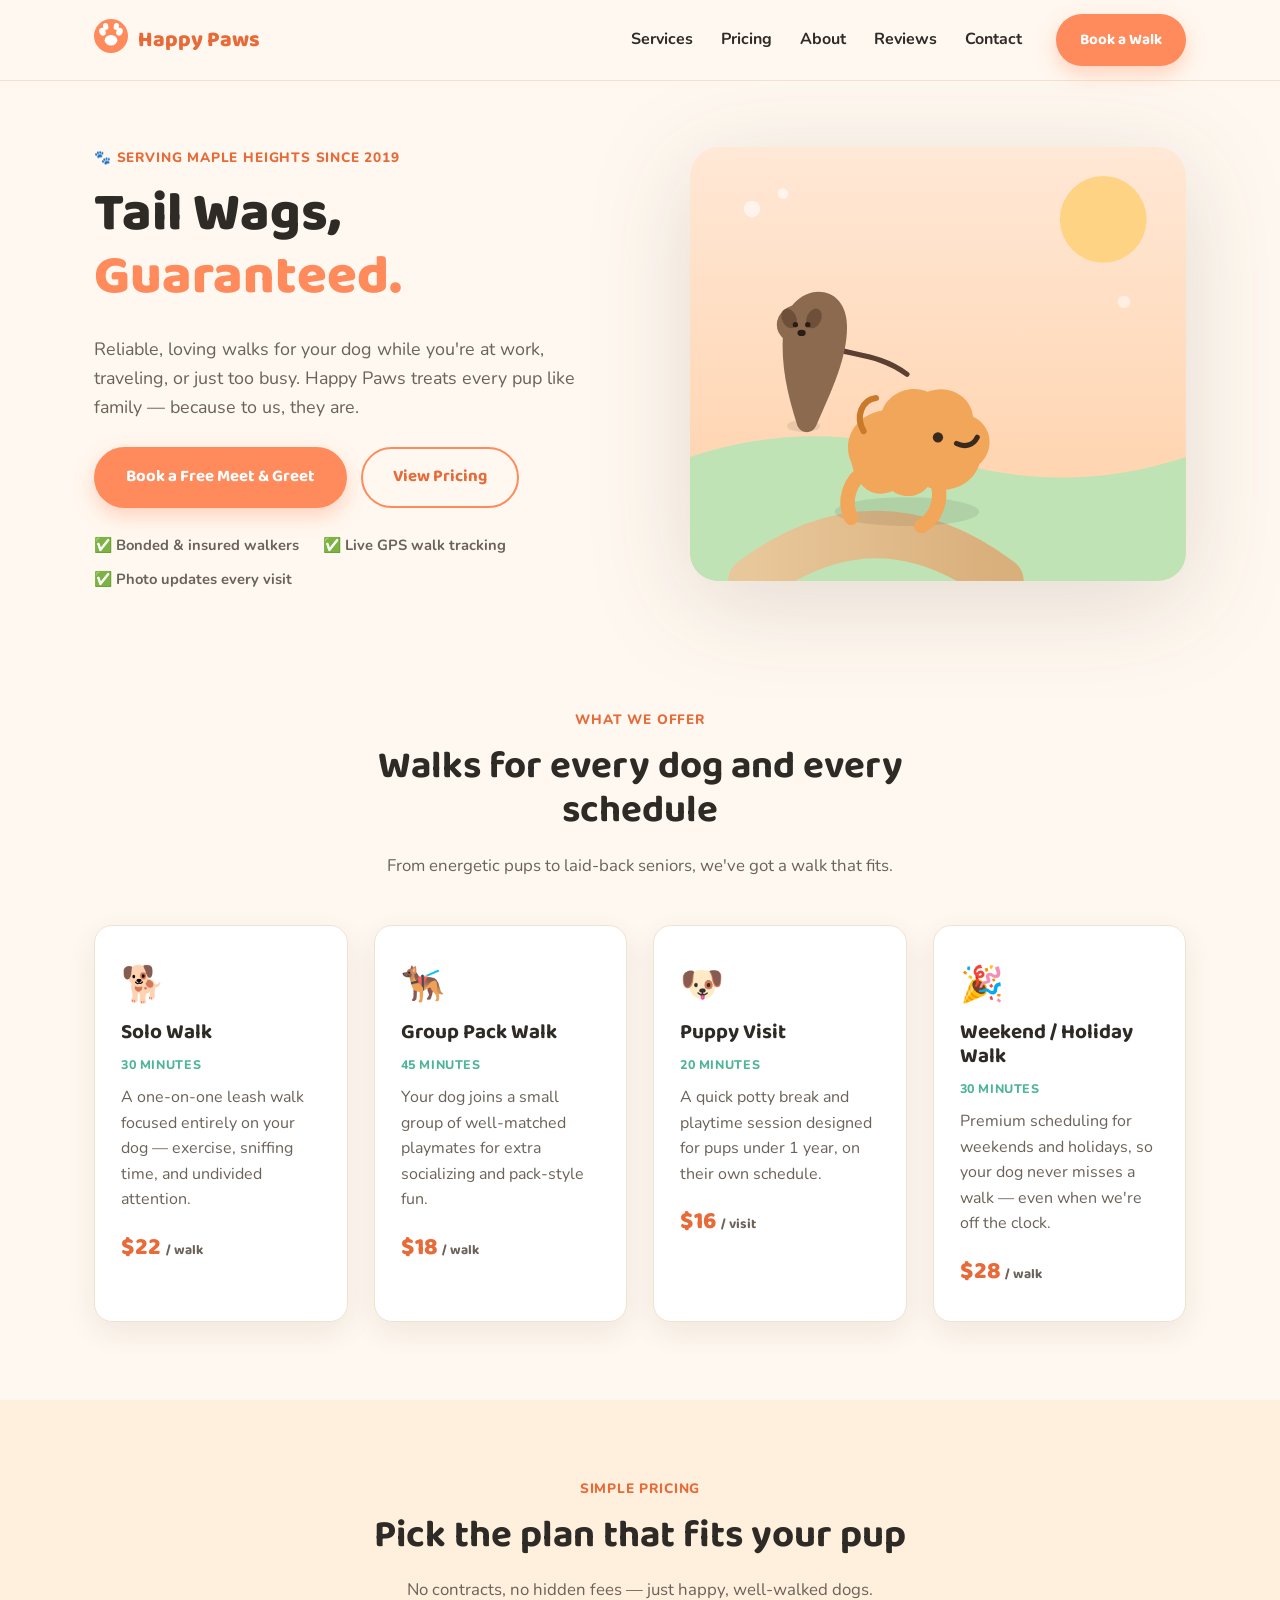
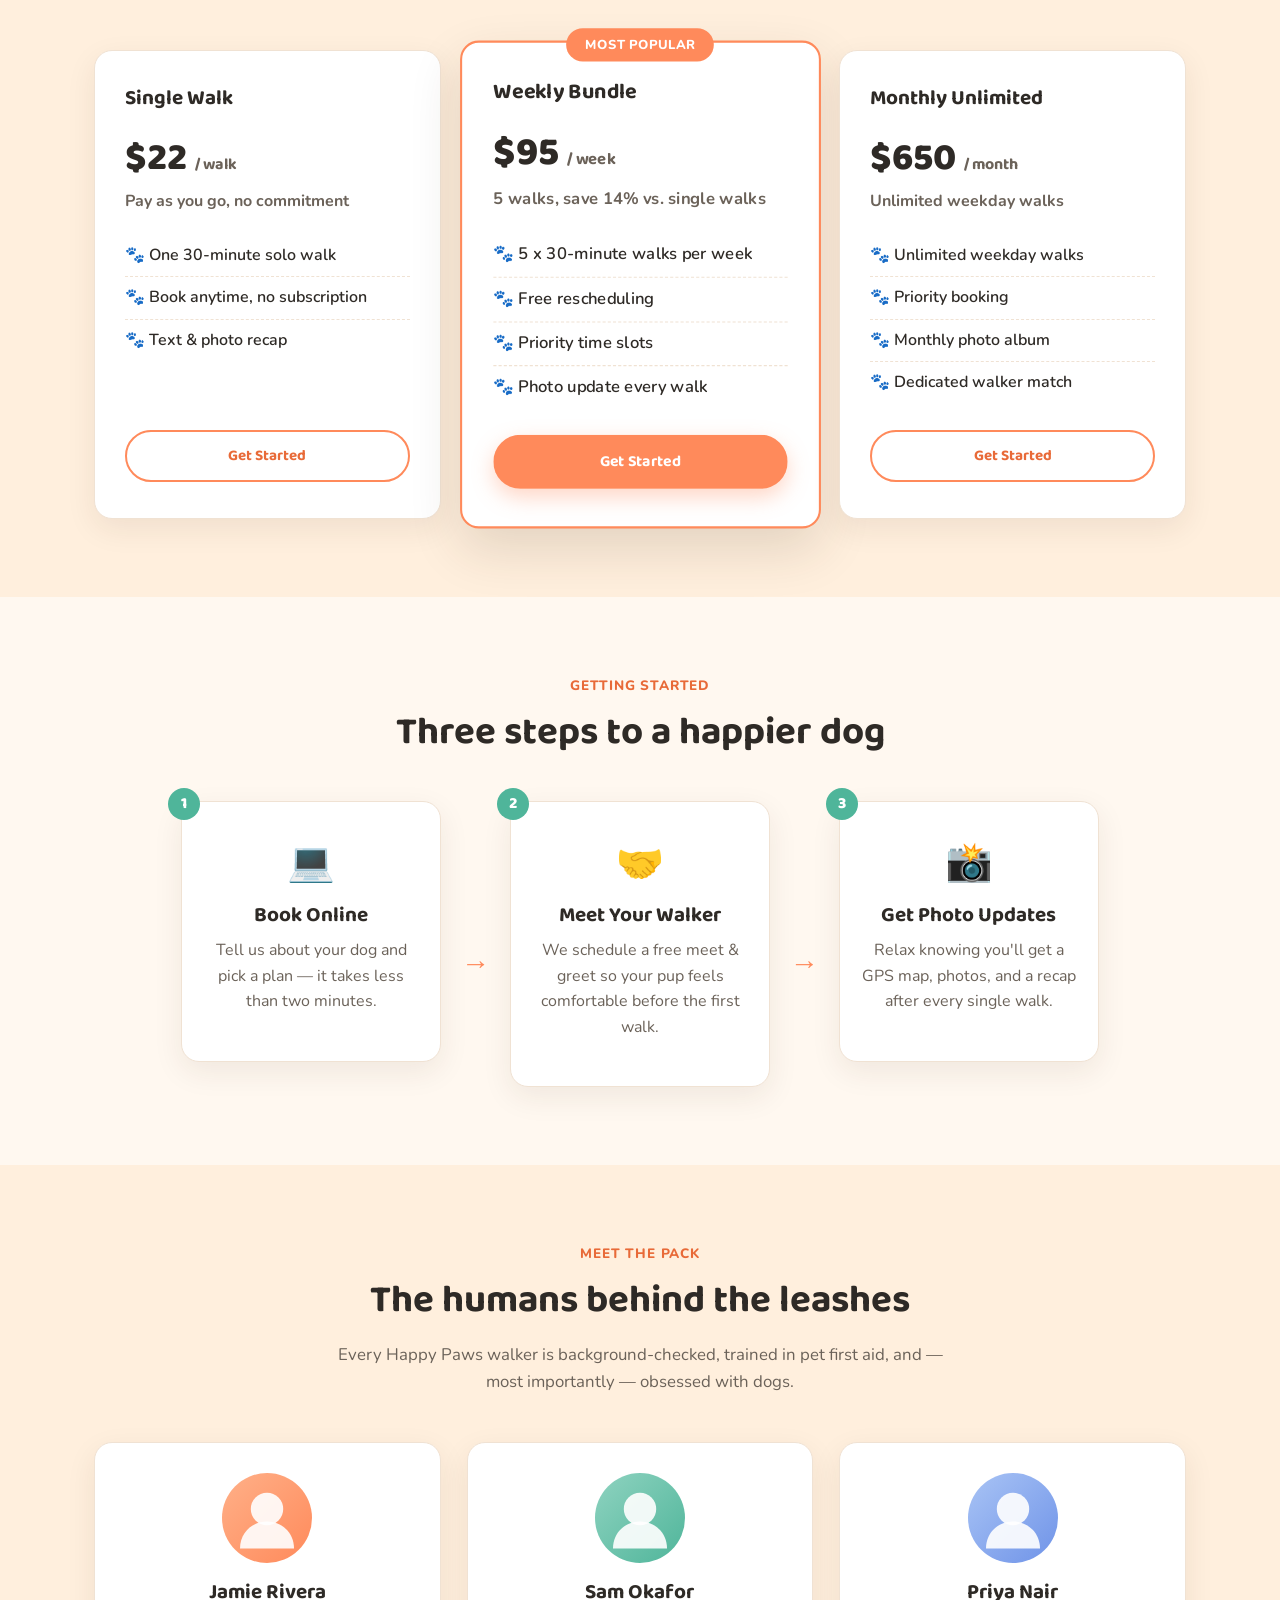
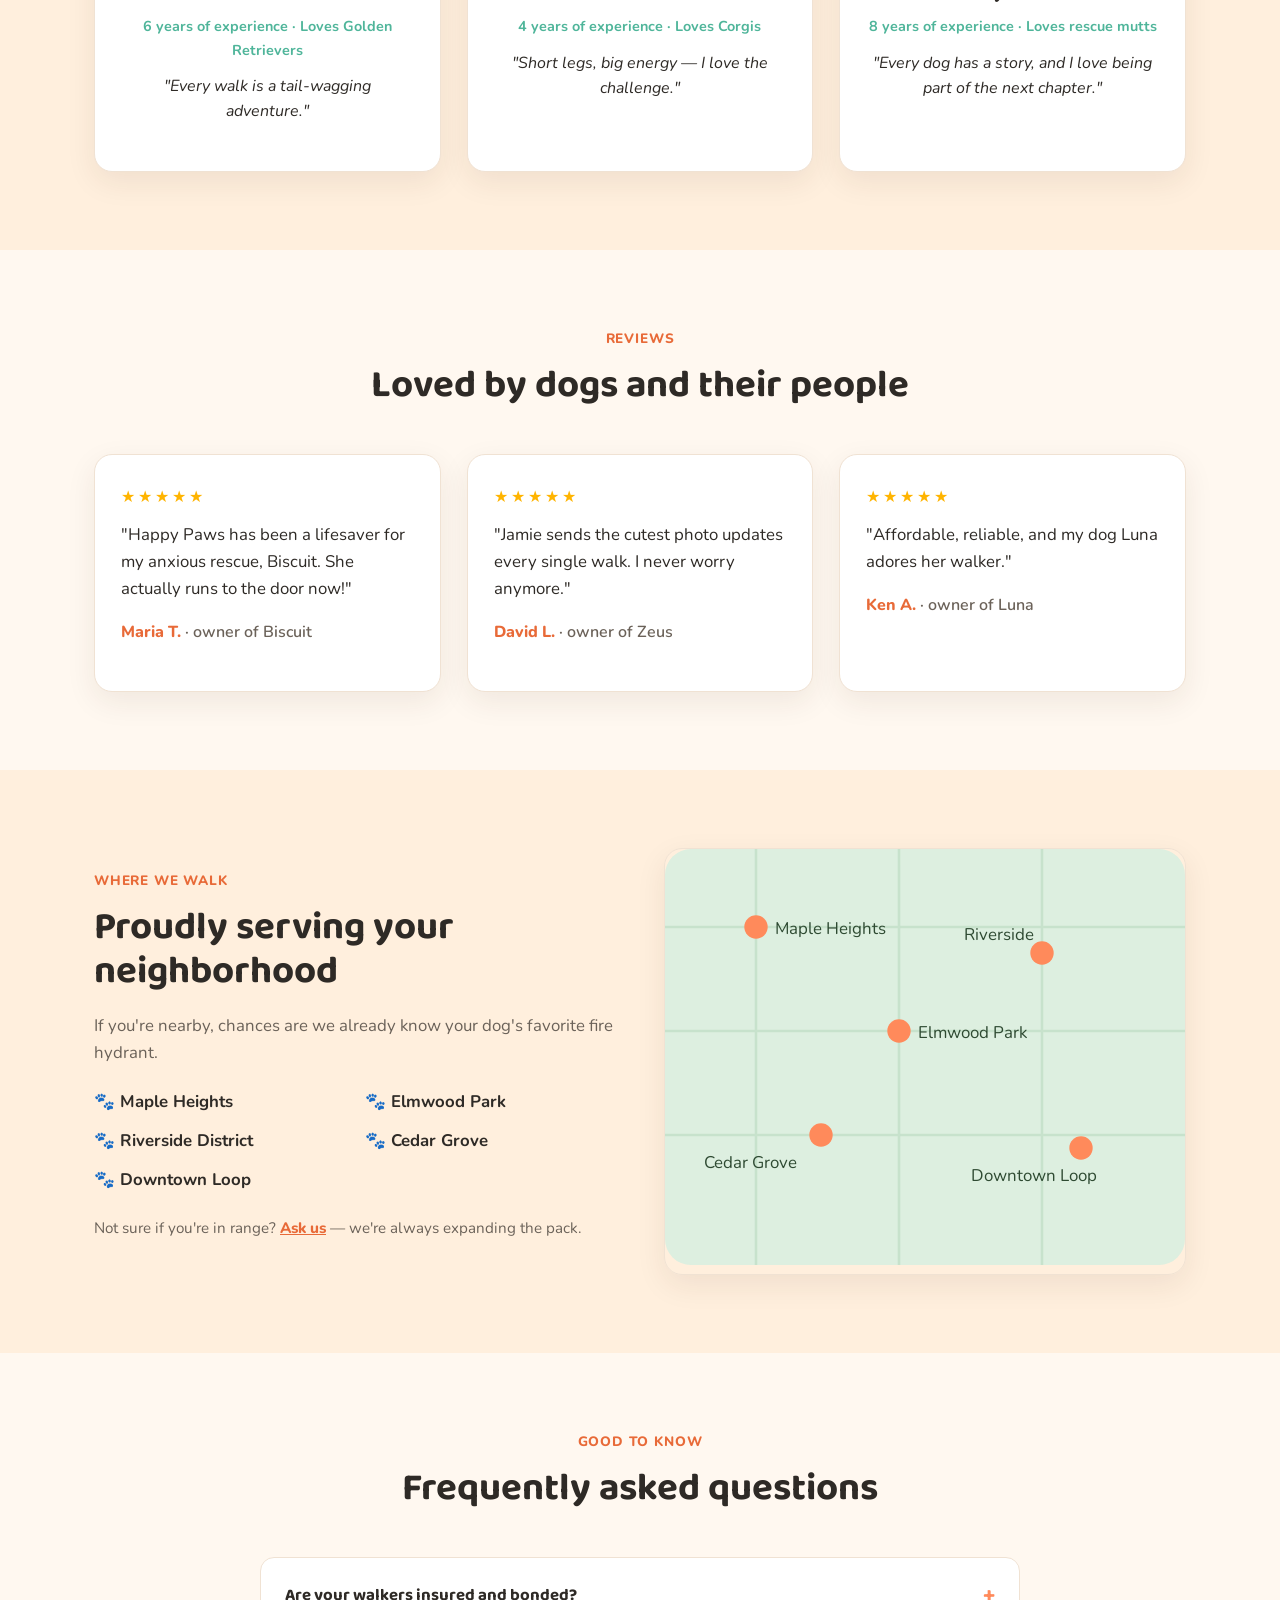
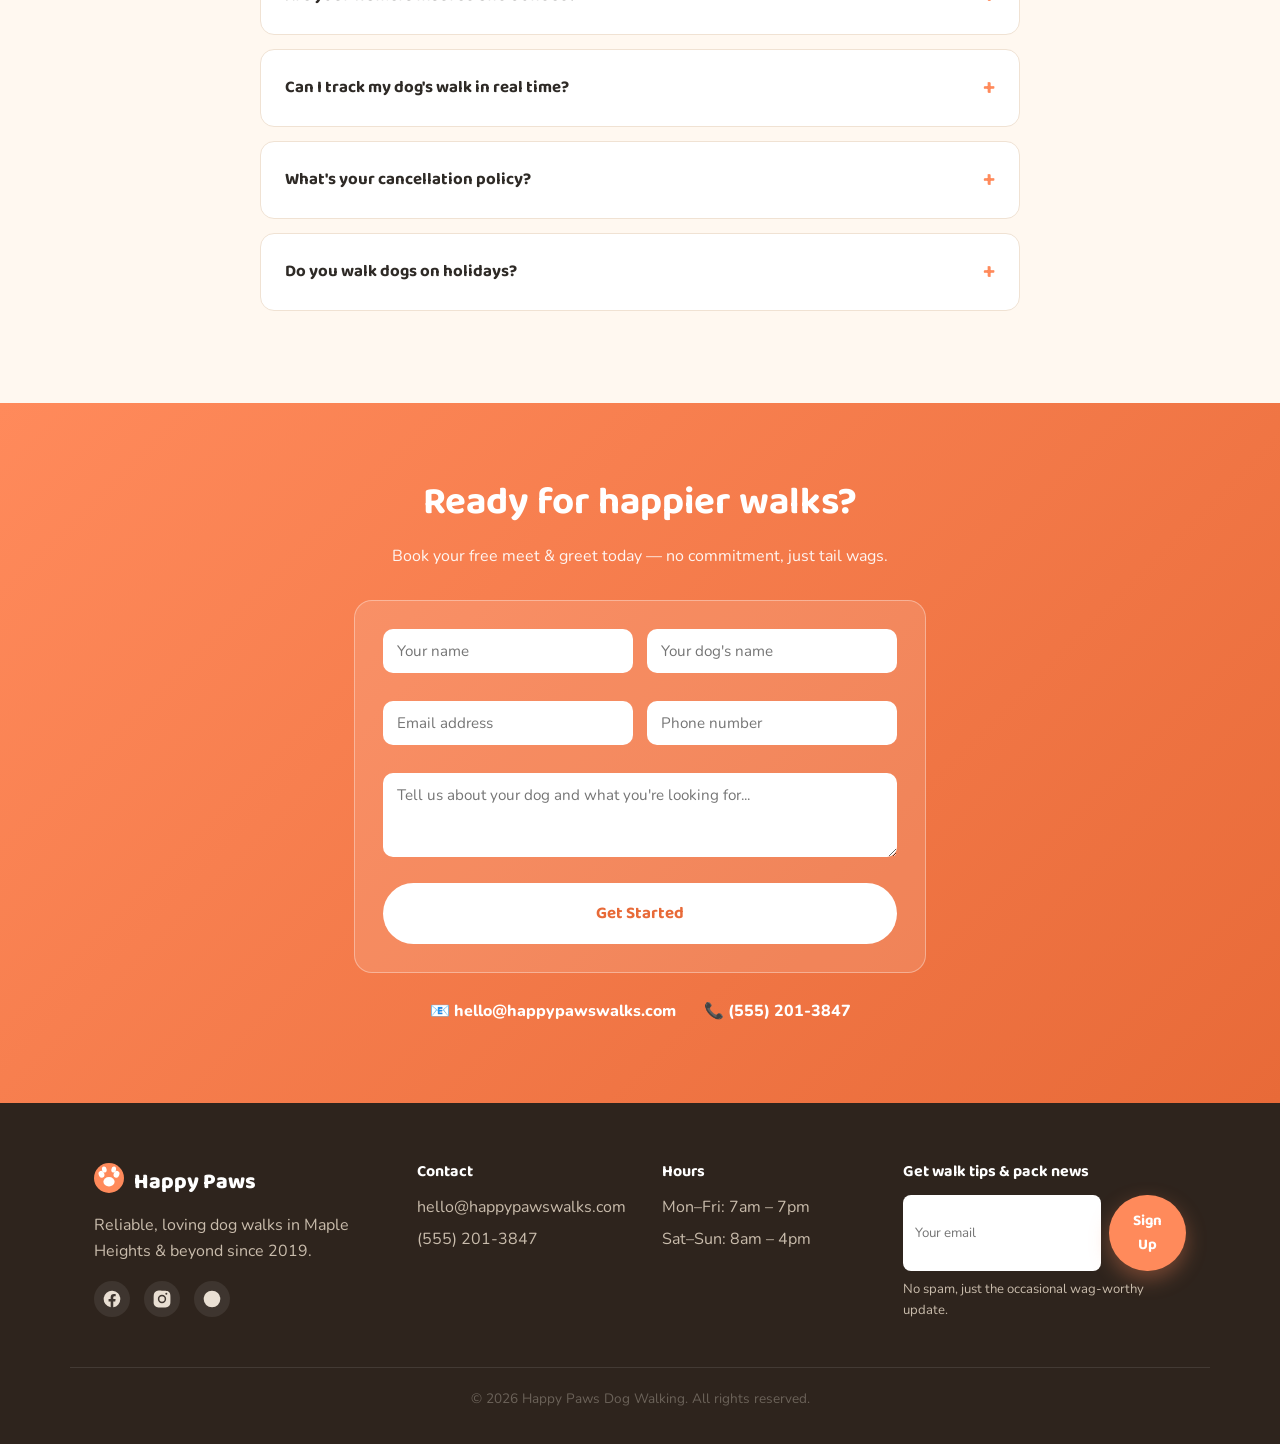
<file: apps/demo/happy-paws/index.html>
<!DOCTYPE html>
<html lang="en">
<head>
<meta charset="UTF-8" />
<meta name="viewport" content="width=device-width, initial-scale=1.0" />
<title>Happy Paws Dog Walking | Tail Wags, Guaranteed.</title>
<meta name="description" content="Reliable, loving dog walks in Maple Heights, Elmwood Park, Riverside District, Cedar Grove & Downtown Loop. Book a free meet & greet with Happy Paws today." />
<link rel="icon" href="data:image/svg+xml,%3Csvg xmlns='http://www.w3.org/2000/svg' viewBox='0 0 100 100'%3E%3Ctext y='.9em' font-size='90'%3E%F0%9F%90%BE%3C/text%3E%3C/svg%3E" />
<link rel="preconnect" href="https://fonts.googleapis.com">
<link href="https://fonts.googleapis.com/css2?family=Baloo+2:wght@500;600;700;800&family=Nunito:ital,wght@0,400;0,600;0,700;0,800;1,400&display=swap" rel="stylesheet">
<link rel="stylesheet" href="css/styles.css" />
</head>
<body>

<a class="skip-link" href="#main">Skip to content</a>

<!-- ============ NAV ============ -->
<header class="site-header" id="top">
  <nav class="nav container">
    <a href="#top" class="logo">
      <span class="logo-badge" aria-hidden="true">
        <svg viewBox="0 0 64 64" width="34" height="34" fill="none">
          <circle cx="32" cy="32" r="32" fill="#FF8A5B"/>
          <g fill="#fff">
            <ellipse cx="32" cy="40" rx="12" ry="10"/>
            <ellipse cx="16" cy="24" rx="6" ry="7.5" transform="rotate(-20 16 24)"/>
            <ellipse cx="48" cy="24" rx="6" ry="7.5" transform="rotate(20 48 24)"/>
            <ellipse cx="22" cy="14" rx="5" ry="6.5" transform="rotate(-10 22 14)"/>
            <ellipse cx="42" cy="14" rx="5" ry="6.5" transform="rotate(10 42 14)"/>
          </g>
        </svg>
      </span>
      <span class="logo-text">Happy Paws</span>
    </a>

    <button type="button" class="nav-toggle" id="navToggle" aria-label="Toggle navigation" aria-expanded="false" aria-controls="navLinks">
      <span></span><span></span><span></span>
    </button>

    <div class="nav-links" id="navLinks">
      <a href="#services">Services</a>
      <a href="#pricing">Pricing</a>
      <a href="#about">About</a>
      <a href="#reviews">Reviews</a>
      <a href="#contact">Contact</a>
      <a href="#contact" class="btn btn-primary nav-cta">Book a Walk</a>
    </div>
  </nav>
</header>

<main id="main">

  <!-- ============ HERO ============ -->
  <section class="hero">
    <div class="container hero-grid">
      <div class="hero-copy">
        <p class="eyebrow">🐾 Serving Maple Heights since 2019</p>
        <h1>Tail Wags,<br /><span class="text-accent">Guaranteed.</span></h1>
        <p class="hero-sub">Reliable, loving walks for your dog while you're at work, traveling, or just too busy. Happy Paws treats every pup like family — because to us, they are.</p>
        <div class="hero-ctas">
          <a href="#contact" class="btn btn-primary btn-lg">Book a Free Meet &amp; Greet</a>
          <a href="#pricing" class="btn btn-outline btn-lg">View Pricing</a>
        </div>
        <ul class="hero-trust">
          <li>✅ Bonded &amp; insured walkers</li>
          <li>✅ Live GPS walk tracking</li>
          <li>✅ Photo updates every visit</li>
        </ul>
      </div>

      <div class="hero-art" aria-hidden="true">
        <svg viewBox="0 0 480 420" class="hero-illustration">
          <defs>
            <linearGradient id="skyGrad" x1="0" y1="0" x2="0" y2="1">
              <stop offset="0%" stop-color="#FFE8D6"/>
              <stop offset="100%" stop-color="#FFCFA6"/>
            </linearGradient>
            <linearGradient id="pathGrad" x1="0" y1="0" x2="1" y2="0">
              <stop offset="0%" stop-color="#E8C79A"/>
              <stop offset="100%" stop-color="#D9AF7B"/>
            </linearGradient>
          </defs>
          <rect width="480" height="420" rx="28" fill="url(#skyGrad)"/>
          <circle cx="400" cy="70" r="42" fill="#FFD27D" opacity="0.9"/>
          <path d="M0 300 Q120 260 240 300 T480 300 V420 H0 Z" fill="#BFE3B4"/>
          <path d="M60 420 Q180 330 300 420" fill="none" stroke="url(#pathGrad)" stroke-width="46" stroke-linecap="round"/>
          <g transform="translate(150,235)">
            <ellipse cx="60" cy="118" rx="70" ry="14" fill="#00000014"/>
            <path d="M6 70c-10-24 6-46 30-50 6-16 26-26 44-18 20-8 42 4 44 24 18 8 22 32 6 46-6 20-30 30-50 22-8 10-24 12-34 4-18 8-34-2-40-28Z" fill="#F2A65A"/>
            <path d="M18 40c-8-14-2-30 12-32" fill="none" stroke="#C97A2B" stroke-width="6" stroke-linecap="round"/>
            <circle cx="90" cy="46" r="5" fill="#3A2A1E"/>
            <path d="M108 52c8 4 16 2 20-6" fill="none" stroke="#3A2A1E" stroke-width="5" stroke-linecap="round"/>
            <path d="M20 78c-16 10-22 30-14 46" fill="none" stroke="#F2A65A" stroke-width="14" stroke-linecap="round"/>
            <path d="M90 92c4 16-2 32-16 40" fill="none" stroke="#F2A65A" stroke-width="14" stroke-linecap="round"/>
          </g>
          <g transform="translate(150,180)">
            <path d="M60 40 C 20 10, -20 30, -35 -10" fill="none" stroke="#5C4033" stroke-width="5" stroke-linecap="round"/>
          </g>
          <g transform="translate(90,120)">
            <ellipse cx="20" cy="150" rx="16" ry="6" fill="#00000014"/>
            <path d="M0 60c0-24 18-40 34-40s28 12 28 34c0 30-14 60-30 96-4 8-14 8-18 0C4 118-2 92 0 60Z" fill="#8C6A4F"/>
            <ellipse cx="18" cy="52" rx="24" ry="20" fill="#8C6A4F"/>
            <ellipse cx="6" cy="46" rx="7" ry="10" transform="rotate(-25 6 46)" fill="#6E4F39"/>
            <ellipse cx="30" cy="46" rx="7" ry="10" transform="rotate(25 30 46)" fill="#6E4F39"/>
            <circle cx="12" cy="52" r="2.6" fill="#2A1D14"/>
            <circle cx="24" cy="52" r="2.6" fill="#2A1D14"/>
            <ellipse cx="18" cy="60" rx="4" ry="3" fill="#2A1D14"/>
          </g>
          <circle cx="60" cy="60" r="8" fill="#fff" opacity="0.6"/>
          <circle cx="90" cy="45" r="5" fill="#fff" opacity="0.6"/>
          <circle cx="420" cy="150" r="6" fill="#fff" opacity="0.5"/>
        </svg>
      </div>
    </div>
  </section>

  <!-- ============ SERVICES ============ -->
  <section id="services" class="section">
    <div class="container">
      <div class="section-head">
        <p class="eyebrow eyebrow-center">What We Offer</p>
        <h2>Walks for every dog and every schedule</h2>
        <p class="section-sub">From energetic pups to laid-back seniors, we've got a walk that fits.</p>
      </div>

      <div class="card-grid services-grid">
        <article class="card service-card">
          <div class="card-icon">🐕</div>
          <h3>Solo Walk</h3>
          <p class="card-meta">30 minutes</p>
          <p>A one-on-one leash walk focused entirely on your dog — exercise, sniffing time, and undivided attention.</p>
          <p class="card-price">$22 <span>/ walk</span></p>
        </article>

        <article class="card service-card">
          <div class="card-icon">🐕‍🦺</div>
          <h3>Group Pack Walk</h3>
          <p class="card-meta">45 minutes</p>
          <p>Your dog joins a small group of well-matched playmates for extra socializing and pack-style fun.</p>
          <p class="card-price">$18 <span>/ walk</span></p>
        </article>

        <article class="card service-card">
          <div class="card-icon">🐶</div>
          <h3>Puppy Visit</h3>
          <p class="card-meta">20 minutes</p>
          <p>A quick potty break and playtime session designed for pups under 1 year, on their own schedule.</p>
          <p class="card-price">$16 <span>/ visit</span></p>
        </article>

        <article class="card service-card">
          <div class="card-icon">🎉</div>
          <h3>Weekend / Holiday Walk</h3>
          <p class="card-meta">30 minutes</p>
          <p>Premium scheduling for weekends and holidays, so your dog never misses a walk — even when we're off the clock.</p>
          <p class="card-price">$28 <span>/ walk</span></p>
        </article>
      </div>
    </div>
  </section>

  <!-- ============ PRICING ============ -->
  <section id="pricing" class="section section-alt">
    <div class="container">
      <div class="section-head">
        <p class="eyebrow eyebrow-center">Simple Pricing</p>
        <h2>Pick the plan that fits your pup</h2>
        <p class="section-sub">No contracts, no hidden fees — just happy, well-walked dogs.</p>
      </div>

      <div class="pricing-grid">
        <div class="price-card">
          <h3>Single Walk</h3>
          <p class="price-tag">$22 <span>/ walk</span></p>
          <p class="price-desc">Pay as you go, no commitment</p>
          <ul class="price-features">
            <li>One 30-minute solo walk</li>
            <li>Book anytime, no subscription</li>
            <li>Text &amp; photo recap</li>
          </ul>
          <a href="#contact" class="btn btn-outline btn-block">Get Started</a>
        </div>

        <div class="price-card price-card-popular">
          <span class="badge-popular">Most Popular</span>
          <h3>Weekly Bundle</h3>
          <p class="price-tag">$95 <span>/ week</span></p>
          <p class="price-desc">5 walks, save 14% vs. single walks</p>
          <ul class="price-features">
            <li>5 x 30-minute walks per week</li>
            <li>Free rescheduling</li>
            <li>Priority time slots</li>
            <li>Photo update every walk</li>
          </ul>
          <a href="#contact" class="btn btn-primary btn-block">Get Started</a>
        </div>

        <div class="price-card">
          <h3>Monthly Unlimited</h3>
          <p class="price-tag">$650 <span>/ month</span></p>
          <p class="price-desc">Unlimited weekday walks</p>
          <ul class="price-features">
            <li>Unlimited weekday walks</li>
            <li>Priority booking</li>
            <li>Monthly photo album</li>
            <li>Dedicated walker match</li>
          </ul>
          <a href="#contact" class="btn btn-outline btn-block">Get Started</a>
        </div>
      </div>
    </div>
  </section>

  <!-- ============ HOW IT WORKS ============ -->
  <section class="section how-it-works">
    <div class="container">
      <div class="section-head">
        <p class="eyebrow eyebrow-center">Getting Started</p>
        <h2>Three steps to a happier dog</h2>
      </div>

      <div class="steps-strip">
        <div class="step">
          <div class="step-num">1</div>
          <div class="step-icon">💻</div>
          <h3>Book Online</h3>
          <p>Tell us about your dog and pick a plan — it takes less than two minutes.</p>
        </div>
        <div class="step-connector" aria-hidden="true">→</div>
        <div class="step">
          <div class="step-num">2</div>
          <div class="step-icon">🤝</div>
          <h3>Meet Your Walker</h3>
          <p>We schedule a free meet &amp; greet so your pup feels comfortable before the first walk.</p>
        </div>
        <div class="step-connector" aria-hidden="true">→</div>
        <div class="step">
          <div class="step-num">3</div>
          <div class="step-icon">📸</div>
          <h3>Get Photo Updates</h3>
          <p>Relax knowing you'll get a GPS map, photos, and a recap after every single walk.</p>
        </div>
      </div>
    </div>
  </section>

  <!-- ============ WALKERS / ABOUT ============ -->
  <section id="about" class="section section-alt">
    <div class="container">
      <div class="section-head">
        <p class="eyebrow eyebrow-center">Meet the Pack</p>
        <h2>The humans behind the leashes</h2>
        <p class="section-sub">Every Happy Paws walker is background-checked, trained in pet first aid, and — most importantly — obsessed with dogs.</p>
      </div>

      <div class="card-grid walkers-grid">
        <article class="card walker-card">
          <div class="walker-avatar" style="background: linear-gradient(135deg,#FFB088,#FF8A5B);">
            <svg viewBox="0 0 80 80" width="72" height="72"><circle cx="40" cy="30" r="18" fill="#fff" opacity="0.9"/><path d="M10 74c0-18 14-30 30-30s30 12 30 30" fill="#fff" opacity="0.9"/></svg>
          </div>
          <h3>Jamie Rivera</h3>
          <p class="walker-meta">6 years of experience &middot; Loves Golden Retrievers</p>
          <p class="walker-quote">"Every walk is a tail-wagging adventure."</p>
        </article>

        <article class="card walker-card">
          <div class="walker-avatar" style="background: linear-gradient(135deg,#8FD3C0,#4FB59A);">
            <svg viewBox="0 0 80 80" width="72" height="72"><circle cx="40" cy="30" r="18" fill="#fff" opacity="0.9"/><path d="M10 74c0-18 14-30 30-30s30 12 30 30" fill="#fff" opacity="0.9"/></svg>
          </div>
          <h3>Sam Okafor</h3>
          <p class="walker-meta">4 years of experience &middot; Loves Corgis</p>
          <p class="walker-quote">"Short legs, big energy — I love the challenge."</p>
        </article>

        <article class="card walker-card">
          <div class="walker-avatar" style="background: linear-gradient(135deg,#A9C4F5,#6F93E8);">
            <svg viewBox="0 0 80 80" width="72" height="72"><circle cx="40" cy="30" r="18" fill="#fff" opacity="0.9"/><path d="M10 74c0-18 14-30 30-30s30 12 30 30" fill="#fff" opacity="0.9"/></svg>
          </div>
          <h3>Priya Nair</h3>
          <p class="walker-meta">8 years of experience &middot; Loves rescue mutts</p>
          <p class="walker-quote">"Every dog has a story, and I love being part of the next chapter."</p>
        </article>
      </div>
    </div>
  </section>

  <!-- ============ REVIEWS ============ -->
  <section id="reviews" class="section">
    <div class="container">
      <div class="section-head">
        <p class="eyebrow eyebrow-center">Reviews</p>
        <h2>Loved by dogs and their people</h2>
      </div>

      <div class="card-grid reviews-grid">
        <article class="card review-card">
          <div class="stars" role="img" aria-label="5 out of 5 stars">★★★★★</div>
          <p class="review-quote">"Happy Paws has been a lifesaver for my anxious rescue, Biscuit. She actually runs to the door now!"</p>
          <p class="review-author">Maria T. <span>&middot; owner of Biscuit</span></p>
        </article>

        <article class="card review-card">
          <div class="stars" role="img" aria-label="5 out of 5 stars">★★★★★</div>
          <p class="review-quote">"Jamie sends the cutest photo updates every single walk. I never worry anymore."</p>
          <p class="review-author">David L. <span>&middot; owner of Zeus</span></p>
        </article>

        <article class="card review-card">
          <div class="stars" role="img" aria-label="5 out of 5 stars">★★★★★</div>
          <p class="review-quote">"Affordable, reliable, and my dog Luna adores her walker."</p>
          <p class="review-author">Ken A. <span>&middot; owner of Luna</span></p>
        </article>
      </div>
    </div>
  </section>

  <!-- ============ SERVICE AREA ============ -->
  <section id="area" class="section section-alt">
    <div class="container area-grid">
      <div>
        <p class="eyebrow">Where We Walk</p>
        <h2>Proudly serving your neighborhood</h2>
        <p class="section-sub">If you're nearby, chances are we already know your dog's favorite fire hydrant.</p>
        <ul class="area-list">
          <li>🐾 Maple Heights</li>
          <li>🐾 Elmwood Park</li>
          <li>🐾 Riverside District</li>
          <li>🐾 Cedar Grove</li>
          <li>🐾 Downtown Loop</li>
        </ul>
        <p class="area-note">Not sure if you're in range? <a href="#contact">Ask us</a> — we're always expanding the pack.</p>
      </div>
      <div class="area-map" aria-hidden="true">
        <svg viewBox="0 0 400 320" width="100%" height="100%">
          <rect width="400" height="320" rx="20" fill="#DDEFE0"/>
          <path d="M0 60 H400 M0 140 H400 M0 220 H400" stroke="#C7E2CC" stroke-width="2"/>
          <path d="M70 0 V320 M180 0 V320 M290 0 V320" stroke="#C7E2CC" stroke-width="2"/>
          <circle cx="70" cy="60" r="9" fill="#FF8A5B"/>
          <circle cx="180" cy="140" r="9" fill="#FF8A5B"/>
          <circle cx="290" cy="80" r="9" fill="#FF8A5B"/>
          <circle cx="120" cy="220" r="9" fill="#FF8A5B"/>
          <circle cx="320" cy="230" r="9" fill="#FF8A5B"/>
          <text x="85" y="65" font-size="13" fill="#2E4A32" font-family="Nunito, sans-serif">Maple Heights</text>
          <text x="195" y="145" font-size="13" fill="#2E4A32" font-family="Nunito, sans-serif">Elmwood Park</text>
          <text x="230" y="70" font-size="13" fill="#2E4A32" font-family="Nunito, sans-serif">Riverside</text>
          <text x="30" y="245" font-size="13" fill="#2E4A32" font-family="Nunito, sans-serif">Cedar Grove</text>
          <text x="235" y="255" font-size="13" fill="#2E4A32" font-family="Nunito, sans-serif">Downtown Loop</text>
        </svg>
      </div>
    </div>
  </section>

  <!-- ============ FAQ ============ -->
  <section id="faq" class="section">
    <div class="container">
      <div class="section-head">
        <p class="eyebrow eyebrow-center">Good to Know</p>
        <h2>Frequently asked questions</h2>
      </div>

      <div class="accordion">
        <div class="accordion-item">
          <button type="button" class="accordion-trigger" aria-expanded="false">
            <span>Are your walkers insured and bonded?</span>
            <span class="accordion-icon">+</span>
          </button>
          <div class="accordion-panel">
            <p>Yes — every Happy Paws walker is bonded, insured, and background-checked before they ever hold a leash. If anything ever went sideways, you're fully covered. Peace of mind is part of the package.</p>
          </div>
        </div>

        <div class="accordion-item">
          <button type="button" class="accordion-trigger" aria-expanded="false">
            <span>Can I track my dog's walk in real time?</span>
            <span class="accordion-icon">+</span>
          </button>
          <div class="accordion-panel">
            <p>Absolutely. Every walk includes live GPS tracking so you can follow the route in real time, plus a photo and recap sent straight to you when it's done.</p>
          </div>
        </div>

        <div class="accordion-item">
          <button type="button" class="accordion-trigger" aria-expanded="false">
            <span>What's your cancellation policy?</span>
            <span class="accordion-icon">+</span>
          </button>
          <div class="accordion-panel">
            <p>Life happens! Cancel or reschedule up to 3 hours before a walk at no charge. Weekly Bundle and Monthly Unlimited clients get free rescheduling any time.</p>
          </div>
        </div>

        <div class="accordion-item">
          <button type="button" class="accordion-trigger" aria-expanded="false">
            <span>Do you walk dogs on holidays?</span>
            <span class="accordion-icon">+</span>
          </button>
          <div class="accordion-panel">
            <p>Yes! Holiday and weekend walks are available through our premium scheduling at $28/walk, so your dog's routine never skips a beat — even when the calendar says otherwise.</p>
          </div>
        </div>
      </div>
    </div>
  </section>

  <!-- ============ CONTACT / CTA ============ -->
  <section id="contact" class="section cta-section">
    <div class="container cta-content">
      <h2>Ready for happier walks?</h2>
      <p>Book your free meet &amp; greet today — no commitment, just tail wags.</p>

      <form class="contact-form" action="mailto:hello@happypawswalks.com" method="post" enctype="text/plain">
        <div class="form-row">
          <input type="text" name="name" placeholder="Your name" required />
          <input type="text" name="dog" placeholder="Your dog's name" />
        </div>
        <div class="form-row">
          <input type="email" name="email" placeholder="Email address" required />
          <input type="tel" name="phone" placeholder="Phone number" />
        </div>
        <textarea name="message" rows="3" placeholder="Tell us about your dog and what you're looking for..."></textarea>
        <button type="submit" class="btn btn-primary btn-lg btn-block">Get Started</button>
      </form>

      <div class="cta-direct">
        <a href="mailto:hello@happypawswalks.com">📧 hello@happypawswalks.com</a>
        <a href="tel:+15552013847">📞 (555) 201-3847</a>
      </div>
    </div>
  </section>

</main>

<!-- ============ FOOTER ============ -->
<footer class="site-footer">
  <div class="container footer-grid">
    <div class="footer-brand">
      <a href="#top" class="logo">
        <span class="logo-badge" aria-hidden="true">
          <svg viewBox="0 0 64 64" width="30" height="30" fill="none">
            <circle cx="32" cy="32" r="32" fill="#FF8A5B"/>
            <g fill="#fff">
              <ellipse cx="32" cy="40" rx="12" ry="10"/>
              <ellipse cx="16" cy="24" rx="6" ry="7.5" transform="rotate(-20 16 24)"/>
              <ellipse cx="48" cy="24" rx="6" ry="7.5" transform="rotate(20 48 24)"/>
              <ellipse cx="22" cy="14" rx="5" ry="6.5" transform="rotate(-10 22 14)"/>
              <ellipse cx="42" cy="14" rx="5" ry="6.5" transform="rotate(10 42 14)"/>
            </g>
          </svg>
        </span>
        <span class="logo-text">Happy Paws</span>
      </a>
      <p>Reliable, loving dog walks in Maple Heights &amp; beyond since 2019.</p>
      <div class="social-links">
        <a href="#" aria-label="Facebook">
          <svg width="20" height="20" viewBox="0 0 24 24" fill="currentColor"><path d="M22 12a10 10 0 1 0-11.6 9.9v-7H7.9V12h2.5V9.8c0-2.5 1.5-3.9 3.8-3.9 1.1 0 2.2.2 2.2.2v2.5h-1.3c-1.2 0-1.6.8-1.6 1.6V12h2.8l-.4 2.9h-2.4v7A10 10 0 0 0 22 12Z"/></svg>
        </a>
        <a href="#" aria-label="Instagram">
          <svg width="20" height="20" viewBox="0 0 24 24" fill="currentColor"><path d="M12 2c2.7 0 3.1 0 4.1.06 1.1.05 1.8.22 2.5.47.7.28 1.2.6 1.8 1.2.6.6.9 1.1 1.2 1.8.25.7.42 1.4.47 2.5.05 1 .06 1.4.06 4.1s0 3.1-.06 4.1c-.05 1.1-.22 1.8-.47 2.5-.28.7-.6 1.2-1.2 1.8-.6.6-1.1.9-1.8 1.2-.7.25-1.4.42-2.5.47-1 .05-1.4.06-4.1.06s-3.1 0-4.1-.06c-1.1-.05-1.8-.22-2.5-.47-.7-.28-1.2-.6-1.8-1.2-.6-.6-.9-1.1-1.2-1.8-.25-.7-.42-1.4-.47-2.5C2 15.1 2 14.7 2 12s0-3.1.06-4.1c.05-1.1.22-1.8.47-2.5.28-.7.6-1.2 1.2-1.8.6-.6 1.1-.9 1.8-1.2.7-.25 1.4-.42 2.5-.47C8.9 2 9.3 2 12 2Zm0 5a5 5 0 1 0 0 10 5 5 0 0 0 0-10Zm0 8.2a3.2 3.2 0 1 1 0-6.4 3.2 3.2 0 0 1 0 6.4Zm5.2-8.4a1.2 1.2 0 1 0 0-2.4 1.2 1.2 0 0 0 0 2.4Z"/></svg>
        </a>
        <a href="#" aria-label="Nextdoor">
          <svg width="20" height="20" viewBox="0 0 24 24" fill="currentColor"><circle cx="12" cy="12" r="10"/></svg>
        </a>
      </div>
    </div>

    <div class="footer-col">
      <h4>Contact</h4>
      <p><a href="mailto:hello@happypawswalks.com">hello@happypawswalks.com</a></p>
      <p><a href="tel:+15552013847">(555) 201-3847</a></p>
    </div>

    <div class="footer-col">
      <h4>Hours</h4>
      <p>Mon–Fri: 7am – 7pm</p>
      <p>Sat–Sun: 8am – 4pm</p>
    </div>

    <div class="footer-col footer-newsletter">
      <h4>Get walk tips &amp; pack news</h4>
      <form class="newsletter-form" onsubmit="return false;">
        <input type="email" placeholder="Your email" aria-label="Email for newsletter" />
        <button type="submit" class="btn btn-primary">Sign Up</button>
      </form>
      <p class="newsletter-note">No spam, just the occasional wag-worthy update.</p>
    </div>
  </div>

  <div class="footer-bottom container">
    <p>&copy; 2026 Happy Paws Dog Walking. All rights reserved.</p>
  </div>
</footer>

<script src="js/main.js"></script>
</body>
</html>
</file>
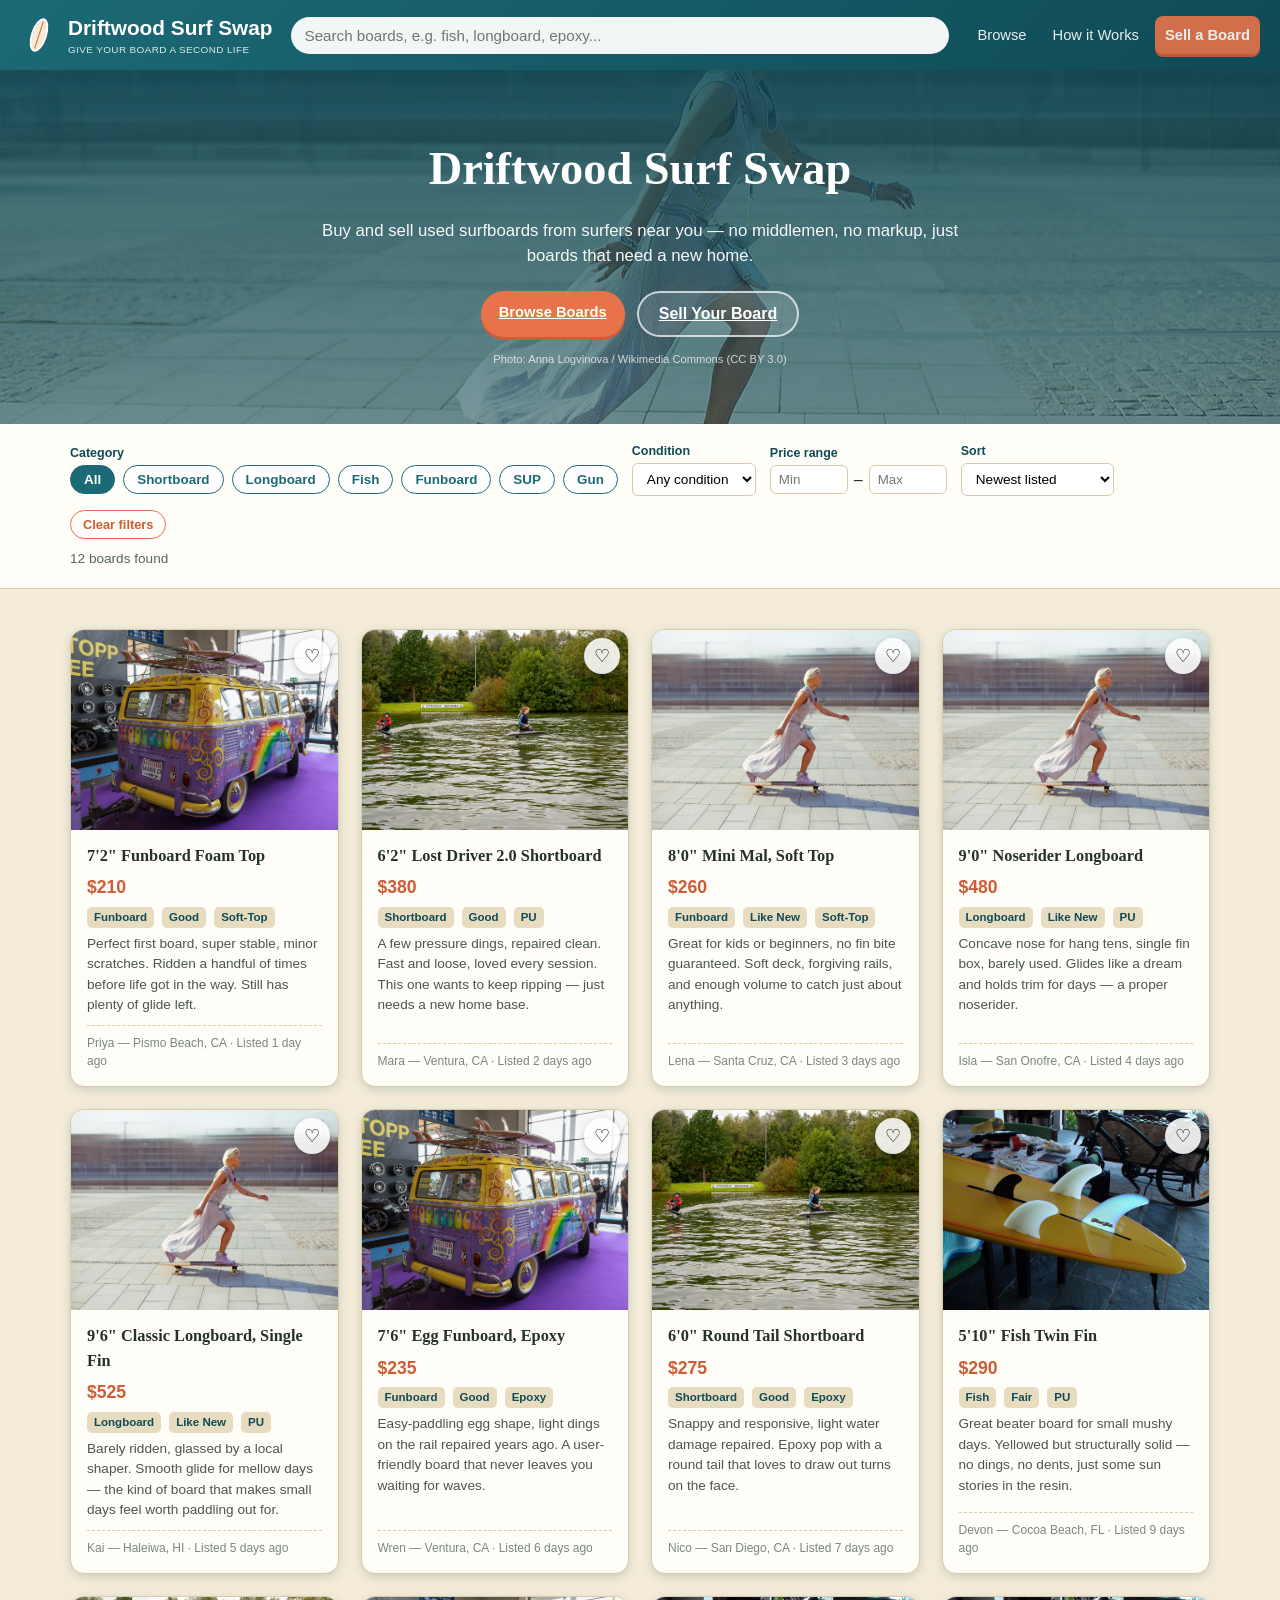
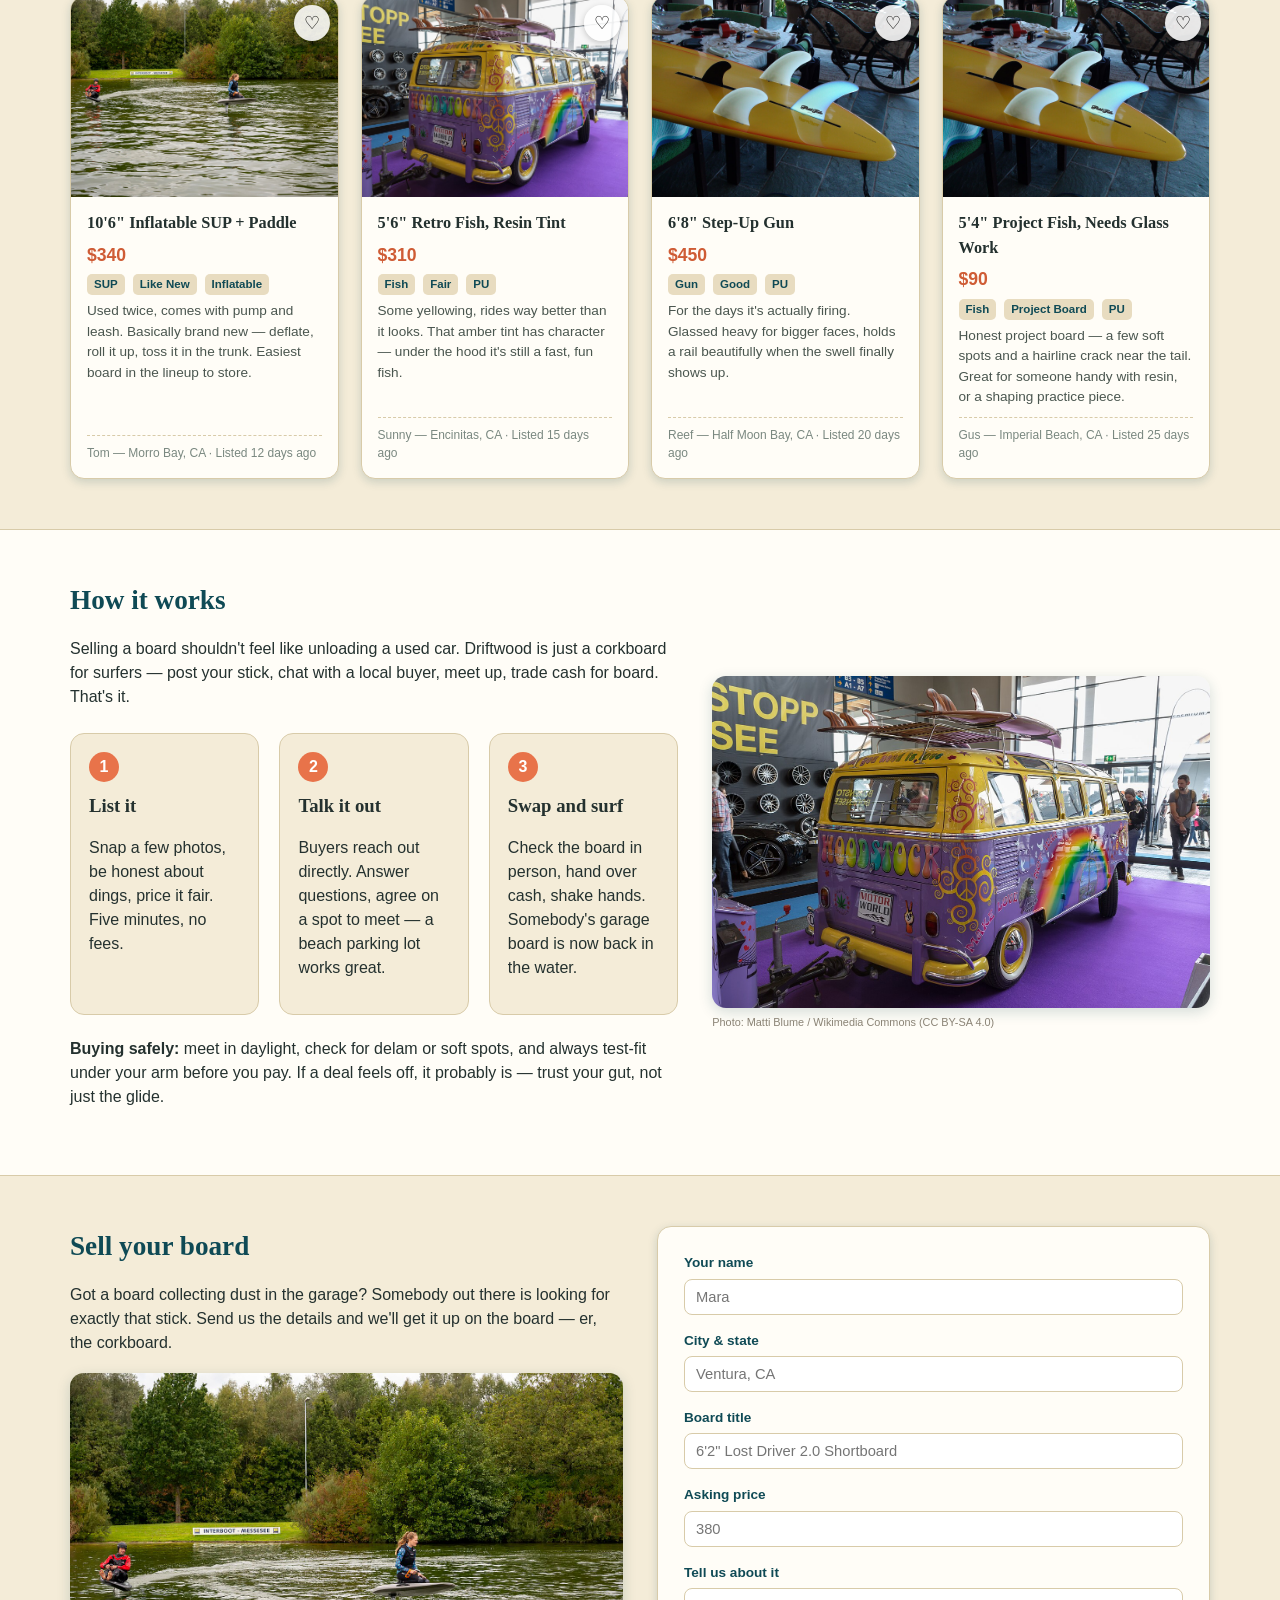
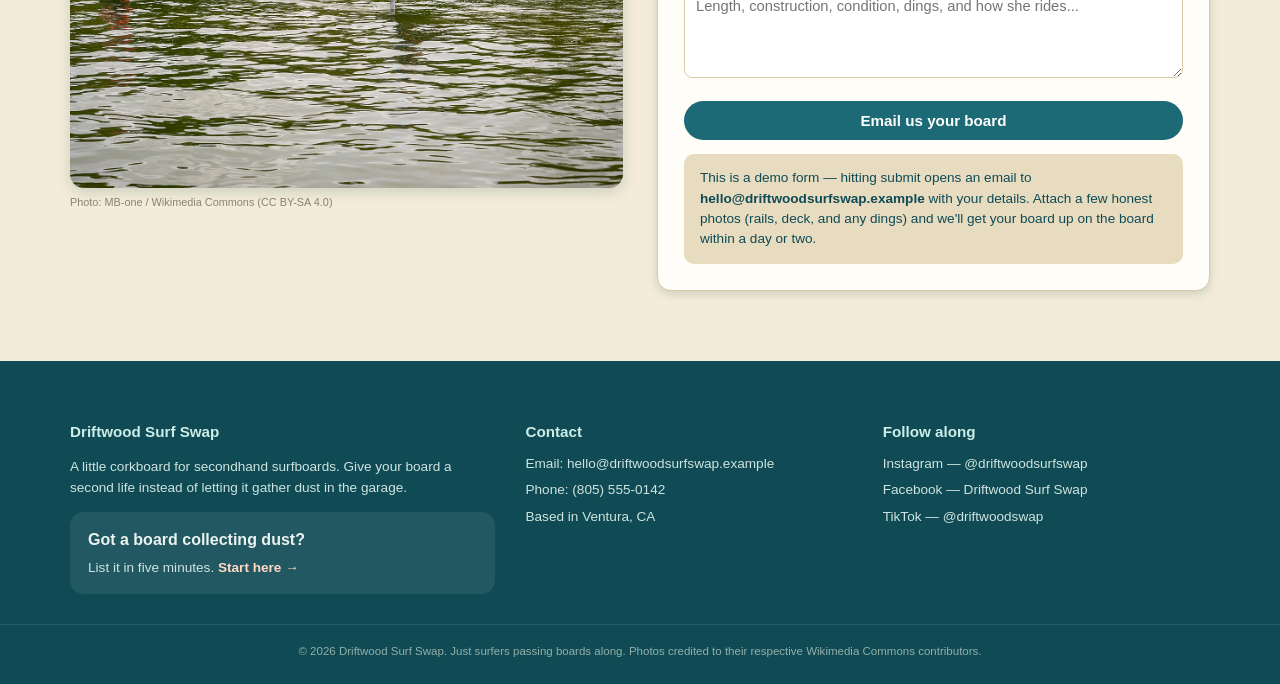
<file: apps/fluttering-teal-ant/driftwood-surf-swap/index.html>
<!DOCTYPE html>
<html lang="en">
<head>
<meta charset="UTF-8">
<meta name="viewport" content="width=device-width, initial-scale=1.0">
<title>Driftwood Surf Swap — Give your board a second life</title>
<meta name="description" content="Buy and sell used surfboards from surfers near you. No middlemen, no markup, just boards that need a new home.">
<style>
  :root{
    --sand: #f4ecd8;
    --sand-dark: #e8dcc0;
    --ocean: #1b6a76;
    --ocean-deep: #0f4a55;
    --coral: #e8734a;
    --coral-dark: #cf5c35;
    --ink: #24312f;
    --paper: #fffdf7;
    --line: #d8cba9;
    --shadow: rgba(15, 74, 85, 0.18);
    --radius: 14px;
  }
  *{ box-sizing: border-box; }
  html,body{ margin:0; padding:0; }
  body{
    font-family: 'Trebuchet MS', 'Segoe UI', Verdana, sans-serif;
    background: var(--sand);
    color: var(--ink);
    line-height: 1.5;
  }
  img{ max-width:100%; display:block; }
  a{ color: inherit; }
  h1,h2,h3{ font-family: Georgia, 'Times New Roman', serif; margin: 0 0 .4em; }
  button{ font-family: inherit; cursor: pointer; }
  .wrap{ max-width: 1180px; margin: 0 auto; padding: 0 20px; }

  /* Header */
  header.site-header{
    position: sticky; top:0; z-index: 50;
    background: linear-gradient(135deg, var(--ocean), var(--ocean-deep));
    color: #fff;
    box-shadow: 0 2px 10px var(--shadow);
  }
  .header-inner{
    display:flex; align-items:center; gap:18px;
    padding: 12px 20px;
    flex-wrap: wrap;
  }
  .logo{
    display:flex; align-items:center; gap:10px;
    font-weight:bold; font-size:1.3rem;
    text-decoration:none; color:#fff;
    white-space: nowrap;
  }
  .logo-mark{
    width:38px; height:38px; flex-shrink:0;
  }
  .logo small{
    display:block; font-family: 'Trebuchet MS', sans-serif;
    font-weight: normal; font-size: .62rem; opacity:.85; letter-spacing:.04em;
  }
  .header-search{
    flex:1 1 220px; min-width: 160px;
  }
  .header-search input{
    width:100%; padding:10px 14px; border-radius: 999px; border:none;
    font-size: .95rem; background: rgba(255,255,255,.94);
  }
  .header-search input:focus{ outline: 3px solid var(--coral); }
  .header-nav{
    display:flex; gap: 6px; align-items:center; flex-wrap: wrap;
  }
  .header-nav a{
    text-decoration:none; color:#fff; font-size:.92rem; padding: 8px 10px;
    border-radius:8px; opacity:.9;
  }
  .header-nav a:hover{ background: rgba(255,255,255,.12); opacity:1; }
  .btn-cta{
    background: var(--coral); color:#fff; border:none; padding:10px 18px;
    border-radius: 999px; font-weight:bold; font-size:.92rem;
    white-space:nowrap; box-shadow: 0 3px 0 var(--coral-dark);
    transition: transform .08s ease;
  }
  .btn-cta:active{ transform: translateY(2px); box-shadow: 0 1px 0 var(--coral-dark); }
  .btn-cta:hover{ filter: brightness(1.05); }

  /* Hero */
  .hero{
    background: linear-gradient(180deg, rgba(15,74,85,.85), rgba(15,74,85,.55)), url('assets/longboard-surfboard.jpg') center/cover no-repeat;
    color:#fff; padding: 64px 20px 56px; text-align:center;
  }
  .hero h1{ font-size: clamp(1.8rem, 4vw, 2.9rem); margin-bottom:.3em; }
  .hero p{ max-width: 640px; margin: 0 auto 1.4em; font-size: 1.05rem; opacity:.96; }
  .hero-credit{ font-size:.7rem; opacity:.75; margin-top: 1.2em; }
  .hero-actions{ display:flex; gap:12px; justify-content:center; flex-wrap:wrap; }
  .btn-ghost{
    background: rgba(255,255,255,.12); border: 2px solid rgba(255,255,255,.7);
    color:#fff; padding:9px 20px; border-radius:999px; font-weight:bold;
  }
  .btn-ghost:hover{ background: rgba(255,255,255,.22); }

  /* Filters */
  .filters{
    background: var(--paper); border-bottom: 1px solid var(--line);
    padding: 18px 0; position: sticky; top: 66px; z-index: 40;
  }
  .filters-row{ display:flex; flex-wrap:wrap; gap: 14px; align-items:center; }
  .chip-group{ display:flex; flex-wrap:wrap; gap:8px; }
  .chip{
    border: 1.5px solid var(--ocean); background:#fff; color: var(--ocean);
    padding: 6px 13px; border-radius: 999px; font-size: .84rem; font-weight:bold;
  }
  .chip.active{ background: var(--ocean); color:#fff; }
  .filters label{ font-size:.78rem; font-weight:bold; color: var(--ocean-deep); display:block; margin-bottom:3px; }
  .price-inputs{ display:flex; gap:6px; align-items:center; }
  .price-inputs input{
    width: 78px; padding:6px 8px; border-radius:6px; border:1.5px solid var(--line);
  }
  select{
    padding:7px 10px; border-radius:6px; border:1.5px solid var(--line); background:#fff;
    font-size:.85rem;
  }
  .filters-sep{ flex:1 1 auto; min-width:6px; }
  .results-count{ font-size:.85rem; color:#57665f; margin-top:10px; }
  .clear-btn{
    background:none; border:1.5px solid var(--coral); color:var(--coral-dark);
    padding:6px 12px; border-radius:999px; font-size:.8rem; font-weight:bold;
  }
  .clear-btn:hover{ background: var(--coral); color:#fff; }

  /* Grid */
  main{ padding: 30px 0 10px; }
  .grid{
    display:grid; grid-template-columns: repeat(auto-fill, minmax(250px,1fr));
    gap: 22px; padding: 10px 0 40px;
  }
  .card{
    background: var(--paper); border-radius: var(--radius); overflow:hidden;
    box-shadow: 0 3px 10px var(--shadow); border:1px solid var(--line);
    display:flex; flex-direction:column; position:relative;
    transition: transform .12s ease, box-shadow .12s ease;
  }
  .card:hover{ transform: translateY(-3px); box-shadow: 0 8px 20px var(--shadow); }
  .card-img-wrap{ position:relative; aspect-ratio: 4/3; overflow:hidden; cursor:pointer; background:#ddd2b0; }
  .card-img-wrap img{ width:100%; height:100%; object-fit:cover; }
  .fav-btn{
    position:absolute; top:8px; right:8px; background: rgba(255,255,255,.88);
    border:none; border-radius:50%; width:36px; height:36px; font-size:1.15rem;
    display:flex; align-items:center; justify-content:center; box-shadow: 0 2px 6px rgba(0,0,0,.2);
  }
  .fav-btn.is-fav{ color: var(--coral); }
  .card-body{ padding: 14px 16px 16px; flex:1; display:flex; flex-direction:column; gap:6px; cursor:pointer;}
  .card-title{ font-weight:bold; font-size:1.02rem; font-family: Georgia, serif; }
  .card-price{ color: var(--coral-dark); font-weight:bold; font-size:1.1rem; }
  .card-meta{ font-size:.78rem; color:#5c6b64; display:flex; gap:8px; flex-wrap:wrap; }
  .tag{
    background: var(--sand-dark); border-radius:5px; padding:2px 7px; font-size:.72rem;
    font-weight:bold; color: var(--ocean-deep); text-transform:capitalize;
  }
  .card-desc{ font-size:.85rem; color:#4a564f; flex:1; }
  .card-footer{ font-size:.75rem; color:#7a8880; border-top:1px dashed var(--line); padding-top:8px; margin-top:4px; }
  .no-results{ text-align:center; padding: 60px 20px; color:#6b7871; }
  .no-results h3{ color: var(--ocean-deep); }

  /* Sections */
  .section{ padding: 50px 0; }
  .section-alt{ background: var(--paper); border-top:1px solid var(--line); border-bottom:1px solid var(--line); }
  .section h2{ font-size: 1.7rem; color: var(--ocean-deep); }
  .about-grid{ display:grid; grid-template-columns: 1.1fr .9fr; gap: 34px; align-items:center; }
  .about-grid img{ border-radius: var(--radius); box-shadow: 0 4px 14px var(--shadow); }
  .credit{ font-size:.68rem; color:#8a8375; margin-top:6px; }
  .how-steps{ display:grid; grid-template-columns: repeat(3,1fr); gap:20px; margin-top: 24px; }
  .how-step{ background: var(--sand); border:1px solid var(--line); border-radius: var(--radius); padding: 18px; }
  .how-step .num{
    display:inline-flex; align-items:center; justify-content:center;
    width:30px; height:30px; border-radius:50%; background: var(--coral); color:#fff;
    font-weight:bold; margin-bottom:10px;
  }

  .sell-grid{ display:grid; grid-template-columns: 1fr 1fr; gap: 34px; align-items:flex-start; }
  .sell-form{
    background: var(--paper); border:1px solid var(--line); border-radius: var(--radius);
    padding: 26px; box-shadow: 0 3px 10px var(--shadow);
  }
  .sell-form .field{ margin-bottom: 16px; }
  .sell-form label{ display:block; font-weight:bold; font-size:.85rem; margin-bottom:5px; color: var(--ocean-deep); }
  .sell-form input, .sell-form select, .sell-form textarea{
    width:100%; padding:9px 11px; border-radius:8px; border:1.5px solid var(--line); font-size:.92rem;
    font-family: inherit; background:#fff;
  }
  .sell-form textarea{ resize:vertical; min-height:90px; }
  .sell-note{
    background: var(--sand-dark); border-radius:10px; padding: 14px 16px; font-size:.85rem;
    margin-top: 14px; color: var(--ocean-deep);
  }

  footer{
    background: var(--ocean-deep); color: #eaf3f0; padding: 40px 0 24px; margin-top: 20px;
  }
  .footer-grid{ display:grid; grid-template-columns: 1.3fr 1fr 1fr; gap: 30px; }
  footer h4{ font-size: .95rem; margin-bottom: 10px; color: #cdeee7; }
  footer p, footer li{ font-size: .85rem; color: #cfe4df; }
  footer ul{ list-style:none; padding:0; margin:0; display:flex; flex-direction:column; gap:6px; }
  footer a{ text-decoration:none; }
  footer a:hover{ text-decoration: underline; }
  .footer-cta{
    background: rgba(255,255,255,.08); border-radius: var(--radius); padding: 16px 18px; margin-top: 6px;
  }
  .footer-bottom{
    text-align:center; font-size:.72rem; color:#93b0aa; margin-top: 30px; border-top:1px solid rgba(255,255,255,.1);
    padding-top: 18px;
  }

  /* Modal */
  .modal-overlay{
    position:fixed; inset:0; background: rgba(15,30,28,.68); z-index: 100;
    display:none; align-items:center; justify-content:center; padding: 20px;
  }
  .modal-overlay.open{ display:flex; }
  .modal{
    background: var(--paper); border-radius: var(--radius); max-width: 780px; width:100%;
    max-height: 90vh; overflow-y:auto; box-shadow: 0 12px 40px rgba(0,0,0,.35);
    display:grid; grid-template-columns: 1fr 1fr;
  }
  .modal-img{ background:#ddd2b0; }
  .modal-img img{ width:100%; height:100%; object-fit:cover; min-height:260px; }
  .modal-body{ padding: 26px; position:relative; }
  .modal-close{
    position:absolute; top:12px; right:14px; background:none; border:none; font-size:1.4rem;
    color: var(--ink); line-height:1;
  }
  .modal-price{ color: var(--coral-dark); font-weight:bold; font-size:1.4rem; margin: 6px 0 12px; }
  .modal-meta{ display:flex; gap:8px; flex-wrap:wrap; margin-bottom: 14px; }
  .modal-desc{ font-size: .95rem; color:#3b463f; margin-bottom: 18px; }
  .seller-box{
    background: var(--sand); border-radius:10px; padding:14px; font-size:.88rem; margin-bottom:16px;
  }
  .modal-contact-btn{
    background: var(--ocean); color:#fff; border:none; padding: 11px 20px; border-radius: 999px;
    font-weight:bold; width:100%; font-size: .95rem;
  }
  .modal-contact-btn:hover{ background: var(--ocean-deep); }

  @media (max-width: 860px){
    .about-grid, .sell-grid{ grid-template-columns: 1fr; }
    .how-steps{ grid-template-columns: 1fr; }
    .footer-grid{ grid-template-columns: 1fr; }
    .modal{ grid-template-columns: 1fr; }
    .modal-img img{ min-height: 200px; }
  }
  @media (max-width: 600px){
    .header-inner{ justify-content:center; }
    .grid{ grid-template-columns: 1fr; }
    .filters{ top: 0; position: static; }
    header.site-header{ position: static; }
  }
</style>
</head>
<body>

<header class="site-header">
  <div class="header-inner">
    <a href="#top" class="logo" aria-label="Driftwood Surf Swap home">
      <svg class="logo-mark" viewBox="0 0 48 48" fill="none" xmlns="http://www.w3.org/2000/svg">
        <ellipse cx="24" cy="24" rx="9" ry="21" transform="rotate(18 24 24)" fill="#f4ecd8" stroke="#fff" stroke-width="2"/>
        <line x1="24" y1="6" x2="24" y2="42" stroke="#e8734a" stroke-width="1.5" transform="rotate(18 24 24)"/>
      </svg>
      <span>Driftwood Surf Swap<small>GIVE YOUR BOARD A SECOND LIFE</small></span>
    </a>
    <div class="header-search">
      <input type="search" id="searchInput" placeholder="Search boards, e.g. fish, longboard, epoxy..." aria-label="Search listings">
    </div>
    <nav class="header-nav">
      <a href="#browse">Browse</a>
      <a href="#about">How it Works</a>
      <a href="#sell" class="btn-cta">Sell a Board</a>
    </nav>
  </div>
</header>

<section class="hero" id="top">
  <div class="wrap">
    <h1>Driftwood Surf Swap</h1>
    <p>Buy and sell used surfboards from surfers near you — no middlemen, no markup, just boards that need a new home.</p>
    <div class="hero-actions">
      <a href="#browse" class="btn-cta">Browse Boards</a>
      <a href="#sell" class="btn-ghost">Sell Your Board</a>
    </div>
    <div class="hero-credit">Photo: Anna Logvinova / Wikimedia Commons (CC BY 3.0)</div>
  </div>
</section>

<section class="filters" id="browse">
  <div class="wrap">
    <div class="filters-row">
      <div>
        <label>Category</label>
        <div class="chip-group" id="categoryChips">
          <button class="chip active" data-cat="all">All</button>
          <button class="chip" data-cat="shortboard">Shortboard</button>
          <button class="chip" data-cat="longboard">Longboard</button>
          <button class="chip" data-cat="fish">Fish</button>
          <button class="chip" data-cat="funboard">Funboard</button>
          <button class="chip" data-cat="sup">SUP</button>
          <button class="chip" data-cat="gun">Gun</button>
        </div>
      </div>
      <div>
        <label>Condition</label>
        <select id="conditionSelect">
          <option value="all">Any condition</option>
          <option value="like-new">Like New</option>
          <option value="good">Good</option>
          <option value="fair">Fair</option>
          <option value="project">Project board</option>
        </select>
      </div>
      <div>
        <label>Price range</label>
        <div class="price-inputs">
          <input type="number" id="minPrice" placeholder="Min" min="0">
          <span>–</span>
          <input type="number" id="maxPrice" placeholder="Max" min="0">
        </div>
      </div>
      <div>
        <label>Sort</label>
        <select id="sortSelect">
          <option value="newest">Newest listed</option>
          <option value="price-low">Price: Low to High</option>
          <option value="price-high">Price: High to Low</option>
        </select>
      </div>
      <div class="filters-sep"></div>
      <button class="clear-btn" id="clearFilters">Clear filters</button>
    </div>
    <div class="results-count" id="resultsCount"></div>
  </div>
</section>

<main>
  <div class="wrap">
    <div class="grid" id="listingsGrid"></div>
  </div>
</main>

<section class="section section-alt" id="about">
  <div class="wrap about-grid">
    <div>
      <h2>How it works</h2>
      <p>Selling a board shouldn't feel like unloading a used car. Driftwood is just a corkboard for surfers — post your stick, chat with a local buyer, meet up, trade cash for board. That's it.</p>
      <div class="how-steps">
        <div class="how-step">
          <div class="num">1</div>
          <h3>List it</h3>
          <p>Snap a few photos, be honest about dings, price it fair. Five minutes, no fees.</p>
        </div>
        <div class="how-step">
          <div class="num">2</div>
          <h3>Talk it out</h3>
          <p>Buyers reach out directly. Answer questions, agree on a spot to meet — a beach parking lot works great.</p>
        </div>
        <div class="how-step">
          <div class="num">3</div>
          <h3>Swap and surf</h3>
          <p>Check the board in person, hand over cash, shake hands. Somebody's garage board is now back in the water.</p>
        </div>
      </div>
      <p style="margin-top:22px;"><strong>Buying safely:</strong> meet in daylight, check for delam or soft spots, and always test-fit under your arm before you pay. If a deal feels off, it probably is — trust your gut, not just the glide.</p>
    </div>
    <div>
      <img src="assets/surfboard-rack.jpg" alt="A wooden surfboard rack designed to store and display surfboards, with multiple slots for holding boards securely">
      <div class="credit">Photo: Matti Blume / Wikimedia Commons (CC BY-SA 4.0)</div>
    </div>
  </div>
</section>

<section class="section" id="sell">
  <div class="wrap sell-grid">
    <div>
      <h2>Sell your board</h2>
      <p>Got a board collecting dust in the garage? Somebody out there is looking for exactly that stick. Send us the details and we'll get it up on the board — er, the corkboard.</p>
      <img src="assets/used-surfboard.jpg" alt="A weathered used surfboard leaning against a wall, showing signs of age and wear with visible markings on its surface" style="border-radius:14px; margin-top:18px; box-shadow:0 4px 14px var(--shadow);">
      <div class="credit">Photo: MB-one / Wikimedia Commons (CC BY-SA 4.0)</div>
    </div>
    <div class="sell-form">
      <div class="field">
        <label for="sellName">Your name</label>
        <input type="text" id="sellName" placeholder="Mara">
      </div>
      <div class="field">
        <label for="sellLocation">City &amp; state</label>
        <input type="text" id="sellLocation" placeholder="Ventura, CA">
      </div>
      <div class="field">
        <label for="sellBoard">Board title</label>
        <input type="text" id="sellBoard" placeholder="6'2&quot; Lost Driver 2.0 Shortboard">
      </div>
      <div class="field">
        <label for="sellPrice">Asking price</label>
        <input type="number" id="sellPrice" placeholder="380">
      </div>
      <div class="field">
        <label for="sellDesc">Tell us about it</label>
        <textarea id="sellDesc" placeholder="Length, construction, condition, dings, and how she rides..."></textarea>
      </div>
      <button type="button" class="modal-contact-btn" id="sellSubmitBtn">Email us your board</button>
      <div class="sell-note">
        This is a demo form — hitting submit opens an email to <strong>hello@driftwoodsurfswap.example</strong> with your details. Attach a few honest photos (rails, deck, and any dings) and we'll get your board up on the board within a day or two.
      </div>
    </div>
  </div>
</section>

<footer>
  <div class="wrap footer-grid">
    <div>
      <h4>Driftwood Surf Swap</h4>
      <p>A little corkboard for secondhand surfboards. Give your board a second life instead of letting it gather dust in the garage.</p>
      <div class="footer-cta">
        <strong>Got a board collecting dust?</strong>
        <p style="margin:6px 0 0;">List it in five minutes. <a href="#sell" style="color:#ffd9c4; font-weight:bold;">Start here →</a></p>
      </div>
    </div>
    <div>
      <h4>Contact</h4>
      <ul>
        <li>Email: <a href="mailto:hello@driftwoodsurfswap.example">hello@driftwoodsurfswap.example</a></li>
        <li>Phone: (805) 555-0142</li>
        <li>Based in Ventura, CA</li>
      </ul>
    </div>
    <div>
      <h4>Follow along</h4>
      <ul>
        <li><a href="#">Instagram — @driftwoodsurfswap</a></li>
        <li><a href="#">Facebook — Driftwood Surf Swap</a></li>
        <li><a href="#">TikTok — @driftwoodswap</a></li>
      </ul>
    </div>
  </div>
  <div class="footer-bottom">© 2026 Driftwood Surf Swap. Just surfers passing boards along. Photos credited to their respective Wikimedia Commons contributors.</div>
</footer>

<div class="modal-overlay" id="modalOverlay">
  <div class="modal" id="modalContent"></div>
</div>

<script>
(function(){
  "use strict";

  const LISTINGS = [
    { id: 1, title: "6'2\" Lost Driver 2.0 Shortboard", price: 380, length: "6'2\"", category: "shortboard", condition: "good", construction: "PU", description: "A few pressure dings, repaired clean. Fast and loose, loved every session. This one wants to keep ripping — just needs a new home base.", sellerName: "Mara", sellerLocation: "Ventura, CA", image: "assets/used-surfboard.jpg", listedDaysAgo: 2 },
    { id: 2, title: "9'6\" Classic Longboard, Single Fin", price: 525, length: "9'6\"", category: "longboard", condition: "like-new", construction: "PU", description: "Barely ridden, glassed by a local shaper. Smooth glide for mellow days — the kind of board that makes small days feel worth paddling out for.", sellerName: "Kai", sellerLocation: "Haleiwa, HI", image: "assets/longboard-surfboard.jpg", listedDaysAgo: 5 },
    { id: 3, title: "5'10\" Fish Twin Fin", price: 290, length: "5'10\"", category: "fish", condition: "fair", construction: "PU", description: "Great beater board for small mushy days. Yellowed but structurally solid — no dings, no dents, just some sun stories in the resin.", sellerName: "Devon", sellerLocation: "Cocoa Beach, FL", image: "assets/surfboard-fin.jpg", listedDaysAgo: 9 },
    { id: 4, title: "7'2\" Funboard Foam Top", price: 210, length: "7'2\"", category: "funboard", condition: "good", construction: "soft-top", description: "Perfect first board, super stable, minor scratches. Ridden a handful of times before life got in the way. Still has plenty of glide left.", sellerName: "Priya", sellerLocation: "Pismo Beach, CA", image: "assets/surfboard-rack.jpg", listedDaysAgo: 1 },
    { id: 5, title: "10'6\" Inflatable SUP + Paddle", price: 340, length: "10'6\"", category: "sup", condition: "like-new", construction: "inflatable", description: "Used twice, comes with pump and leash. Basically brand new — deflate, roll it up, toss it in the trunk. Easiest board in the lineup to store.", sellerName: "Tom", sellerLocation: "Morro Bay, CA", image: "assets/used-surfboard.jpg", listedDaysAgo: 12 },
    { id: 6, title: "6'8\" Step-Up Gun", price: 450, length: "6'8\"", category: "gun", condition: "good", construction: "PU", description: "For the days it's actually firing. Glassed heavy for bigger faces, holds a rail beautifully when the swell finally shows up.", sellerName: "Reef", sellerLocation: "Half Moon Bay, CA", image: "assets/surfboard-fin.jpg", listedDaysAgo: 20 },
    { id: 7, title: "5'6\" Retro Fish, Resin Tint", price: 310, length: "5'6\"", category: "fish", condition: "fair", construction: "PU", description: "Some yellowing, rides way better than it looks. That amber tint has character — under the hood it's still a fast, fun fish.", sellerName: "Sunny", sellerLocation: "Encinitas, CA", image: "assets/surfboard-rack.jpg", listedDaysAgo: 15 },
    { id: 8, title: "8'0\" Mini Mal, Soft Top", price: 260, length: "8'0\"", category: "funboard", condition: "like-new", construction: "soft-top", description: "Great for kids or beginners, no fin bite guaranteed. Soft deck, forgiving rails, and enough volume to catch just about anything.", sellerName: "Lena", sellerLocation: "Santa Cruz, CA", image: "assets/longboard-surfboard.jpg", listedDaysAgo: 3 },
    { id: 9, title: "6'0\" Round Tail Shortboard", price: 275, length: "6'0\"", category: "shortboard", condition: "good", construction: "epoxy", description: "Snappy and responsive, light water damage repaired. Epoxy pop with a round tail that loves to draw out turns on the face.", sellerName: "Nico", sellerLocation: "San Diego, CA", image: "assets/used-surfboard.jpg", listedDaysAgo: 7 },
    { id: 10, title: "9'0\" Noserider Longboard", price: 480, length: "9'0\"", category: "longboard", condition: "like-new", construction: "PU", description: "Concave nose for hang tens, single fin box, barely used. Glides like a dream and holds trim for days — a proper noserider.", sellerName: "Isla", sellerLocation: "San Onofre, CA", image: "assets/longboard-surfboard.jpg", listedDaysAgo: 4 },
    { id: 11, title: "5'4\" Project Fish, Needs Glass Work", price: 90, length: "5'4\"", category: "fish", condition: "project", construction: "PU", description: "Honest project board — a few soft spots and a hairline crack near the tail. Great for someone handy with resin, or a shaping practice piece.", sellerName: "Gus", sellerLocation: "Imperial Beach, CA", image: "assets/surfboard-fin.jpg", listedDaysAgo: 25 },
    { id: 12, title: "7'6\" Egg Funboard, Epoxy", price: 235, length: "7'6\"", category: "funboard", condition: "good", construction: "epoxy", description: "Easy-paddling egg shape, light dings on the rail repaired years ago. A user-friendly board that never leaves you waiting for waves.", sellerName: "Wren", sellerLocation: "Ventura, CA", image: "assets/surfboard-rack.jpg", listedDaysAgo: 6 }
  ];

  const FAVORITES_KEY = "driftwood_favorites";
  function getFavorites(){
    try { return JSON.parse(localStorage.getItem(FAVORITES_KEY)) || []; }
    catch(e){ return []; }
  }
  function setFavorites(arr){
    localStorage.setItem(FAVORITES_KEY, JSON.stringify(arr));
  }
  function toggleFavorite(id){
    let favs = getFavorites();
    if (favs.includes(id)) favs = favs.filter(f => f !== id);
    else favs.push(id);
    setFavorites(favs);
    return favs;
  }

  const conditionLabels = { "like-new": "Like New", "good": "Good", "fair": "Fair", "project": "Project board" };
  const categoryLabels = { shortboard: "Shortboard", longboard: "Longboard", fish: "Fish", funboard: "Funboard", sup: "SUP", gun: "Gun" };

  const state = { category: "all", condition: "all", minPrice: null, maxPrice: null, sort: "newest", search: "" };

  const grid = document.getElementById("listingsGrid");
  const resultsCount = document.getElementById("resultsCount");
  const searchInput = document.getElementById("searchInput");
  const categoryChips = document.getElementById("categoryChips");
  const conditionSelect = document.getElementById("conditionSelect");
  const minPriceInput = document.getElementById("minPrice");
  const maxPriceInput = document.getElementById("maxPrice");
  const sortSelect = document.getElementById("sortSelect");
  const clearFiltersBtn = document.getElementById("clearFilters");
  const modalOverlay = document.getElementById("modalOverlay");
  const modalContent = document.getElementById("modalContent");

  function daysAgoText(n){
    if (n === 0) return "Listed today";
    if (n === 1) return "Listed 1 day ago";
    return "Listed " + n + " days ago";
  }

  function applyFiltersAndRender(){
    let results = LISTINGS.slice();

    if (state.category !== "all"){
      results = results.filter(l => l.category === state.category);
    }
    if (state.condition !== "all"){
      results = results.filter(l => l.condition === state.condition);
    }
    if (state.minPrice !== null && !isNaN(state.minPrice)){
      results = results.filter(l => l.price >= state.minPrice);
    }
    if (state.maxPrice !== null && !isNaN(state.maxPrice)){
      results = results.filter(l => l.price <= state.maxPrice);
    }
    if (state.search.trim() !== ""){
      const q = state.search.trim().toLowerCase();
      results = results.filter(l =>
        l.title.toLowerCase().includes(q) ||
        l.description.toLowerCase().includes(q) ||
        l.category.toLowerCase().includes(q) ||
        l.construction.toLowerCase().includes(q) ||
        l.sellerLocation.toLowerCase().includes(q)
      );
    }

    if (state.sort === "price-low") results.sort((a,b) => a.price - b.price);
    else if (state.sort === "price-high") results.sort((a,b) => b.price - a.price);
    else results.sort((a,b) => a.listedDaysAgo - b.listedDaysAgo);

    renderGrid(results);
  }

  function renderGrid(results){
    const favs = getFavorites();
    resultsCount.textContent = results.length + (results.length === 1 ? " board found" : " boards found");

    if (results.length === 0){
      grid.innerHTML = '<div class="no-results" style="grid-column:1/-1;"><h3>No boards match that search</h3><p>Try widening your price range or clearing a filter — new boards wash up here all the time.</p></div>';
      return;
    }

    grid.innerHTML = results.map(l => {
      const isFav = favs.includes(l.id);
      return `
      <div class="card" data-id="${l.id}">
        <div class="card-img-wrap" data-open="${l.id}">
          <img src="${l.image}" alt="${l.title}" loading="lazy">
          <button class="fav-btn ${isFav ? 'is-fav' : ''}" data-fav="${l.id}" aria-label="Save favorite">${isFav ? '♥' : '♡'}</button>
        </div>
        <div class="card-body" data-open="${l.id}">
          <div class="card-title">${l.title}</div>
          <div class="card-price">$${l.price}</div>
          <div class="card-meta">
            <span class="tag">${categoryLabels[l.category] || l.category}</span>
            <span class="tag">${conditionLabels[l.condition] || l.condition}</span>
            <span class="tag">${l.construction}</span>
          </div>
          <div class="card-desc">${l.description}</div>
          <div class="card-footer">${l.sellerName} — ${l.sellerLocation} · ${daysAgoText(l.listedDaysAgo)}</div>
        </div>
      </div>`;
    }).join("");
  }

  function openModal(id){
    const l = LISTINGS.find(x => x.id === id);
    if (!l) return;
    const favs = getFavorites();
    const isFav = favs.includes(id);
    modalContent.innerHTML = `
      <div class="modal-img"><img src="${l.image}" alt="${l.title}"></div>
      <div class="modal-body">
        <button class="modal-close" id="modalCloseBtn" aria-label="Close">×</button>
        <h2>${l.title}</h2>
        <div class="modal-price">$${l.price}</div>
        <div class="modal-meta">
          <span class="tag">${categoryLabels[l.category] || l.category}</span>
          <span class="tag">${conditionLabels[l.condition] || l.condition}</span>
          <span class="tag">${l.construction}</span>
          <span class="tag">${l.length}</span>
        </div>
        <p class="modal-desc">${l.description}</p>
        <div class="seller-box">
          <strong>${l.sellerName}</strong> — ${l.sellerLocation}<br>
          ${daysAgoText(l.listedDaysAgo)}
        </div>
        <button class="modal-contact-btn" id="modalFavBtn">${isFav ? '♥ Saved to favorites' : '♡ Save this board'}</button>
        <a href="mailto:hello@driftwoodsurfswap.example?subject=${encodeURIComponent('Interested in: ' + l.title)}" class="modal-contact-btn" style="display:block; text-align:center; text-decoration:none; margin-top:10px; background: var(--coral);">Contact seller</a>
      </div>
    `;
    modalOverlay.classList.add("open");
    document.getElementById("modalCloseBtn").addEventListener("click", closeModal);
    document.getElementById("modalFavBtn").addEventListener("click", function(){
      const updated = toggleFavorite(id);
      this.textContent = updated.includes(id) ? "♥ Saved to favorites" : "♡ Save this board";
      applyFiltersAndRender();
    });
  }
  function closeModal(){
    modalOverlay.classList.remove("open");
    modalContent.innerHTML = "";
  }
  modalOverlay.addEventListener("click", function(e){
    if (e.target === modalOverlay) closeModal();
  });
  document.addEventListener("keydown", function(e){
    if (e.key === "Escape") closeModal();
  });

  grid.addEventListener("click", function(e){
    const favBtn = e.target.closest("[data-fav]");
    if (favBtn){
      e.stopPropagation();
      const id = parseInt(favBtn.getAttribute("data-fav"), 10);
      const updated = toggleFavorite(id);
      favBtn.classList.toggle("is-fav", updated.includes(id));
      favBtn.textContent = updated.includes(id) ? "♥" : "♡";
      return;
    }
    const openTarget = e.target.closest("[data-open]");
    if (openTarget){
      const id = parseInt(openTarget.getAttribute("data-open"), 10);
      openModal(id);
    }
  });

  searchInput.addEventListener("input", function(){
    state.search = this.value;
    applyFiltersAndRender();
  });
  categoryChips.addEventListener("click", function(e){
    const chip = e.target.closest(".chip");
    if (!chip) return;
    [...categoryChips.querySelectorAll(".chip")].forEach(c => c.classList.remove("active"));
    chip.classList.add("active");
    state.category = chip.getAttribute("data-cat");
    applyFiltersAndRender();
  });
  conditionSelect.addEventListener("change", function(){
    state.condition = this.value;
    applyFiltersAndRender();
  });
  minPriceInput.addEventListener("input", function(){
    state.minPrice = this.value === "" ? null : parseFloat(this.value);
    applyFiltersAndRender();
  });
  maxPriceInput.addEventListener("input", function(){
    state.maxPrice = this.value === "" ? null : parseFloat(this.value);
    applyFiltersAndRender();
  });
  sortSelect.addEventListener("change", function(){
    state.sort = this.value;
    applyFiltersAndRender();
  });
  clearFiltersBtn.addEventListener("click", function(){
    state.category = "all"; state.condition = "all"; state.minPrice = null; state.maxPrice = null; state.sort = "newest"; state.search = "";
    searchInput.value = ""; conditionSelect.value = "all"; minPriceInput.value = ""; maxPriceInput.value = ""; sortSelect.value = "newest";
    [...categoryChips.querySelectorAll(".chip")].forEach(c => c.classList.toggle("active", c.getAttribute("data-cat") === "all"));
    applyFiltersAndRender();
  });

  document.getElementById("sellSubmitBtn").addEventListener("click", function(){
    const name = document.getElementById("sellName").value || "there";
    const location = document.getElementById("sellLocation").value || "";
    const board = document.getElementById("sellBoard").value || "your board";
    const price = document.getElementById("sellPrice").value || "";
    const desc = document.getElementById("sellDesc").value || "";
    const subject = encodeURIComponent("New board to list: " + board);
    const body = encodeURIComponent(
      "Name: " + name + "\nLocation: " + location + "\nBoard: " + board + "\nAsking price: $" + price + "\n\nDetails:\n" + desc +
      "\n\n(Don't forget to attach a few photos before sending!)"
    );
    window.location.href = "mailto:hello@driftwoodsurfswap.example?subject=" + subject + "&body=" + body;
  });

  applyFiltersAndRender();
})();
</script>
</body>
</html>
</file>
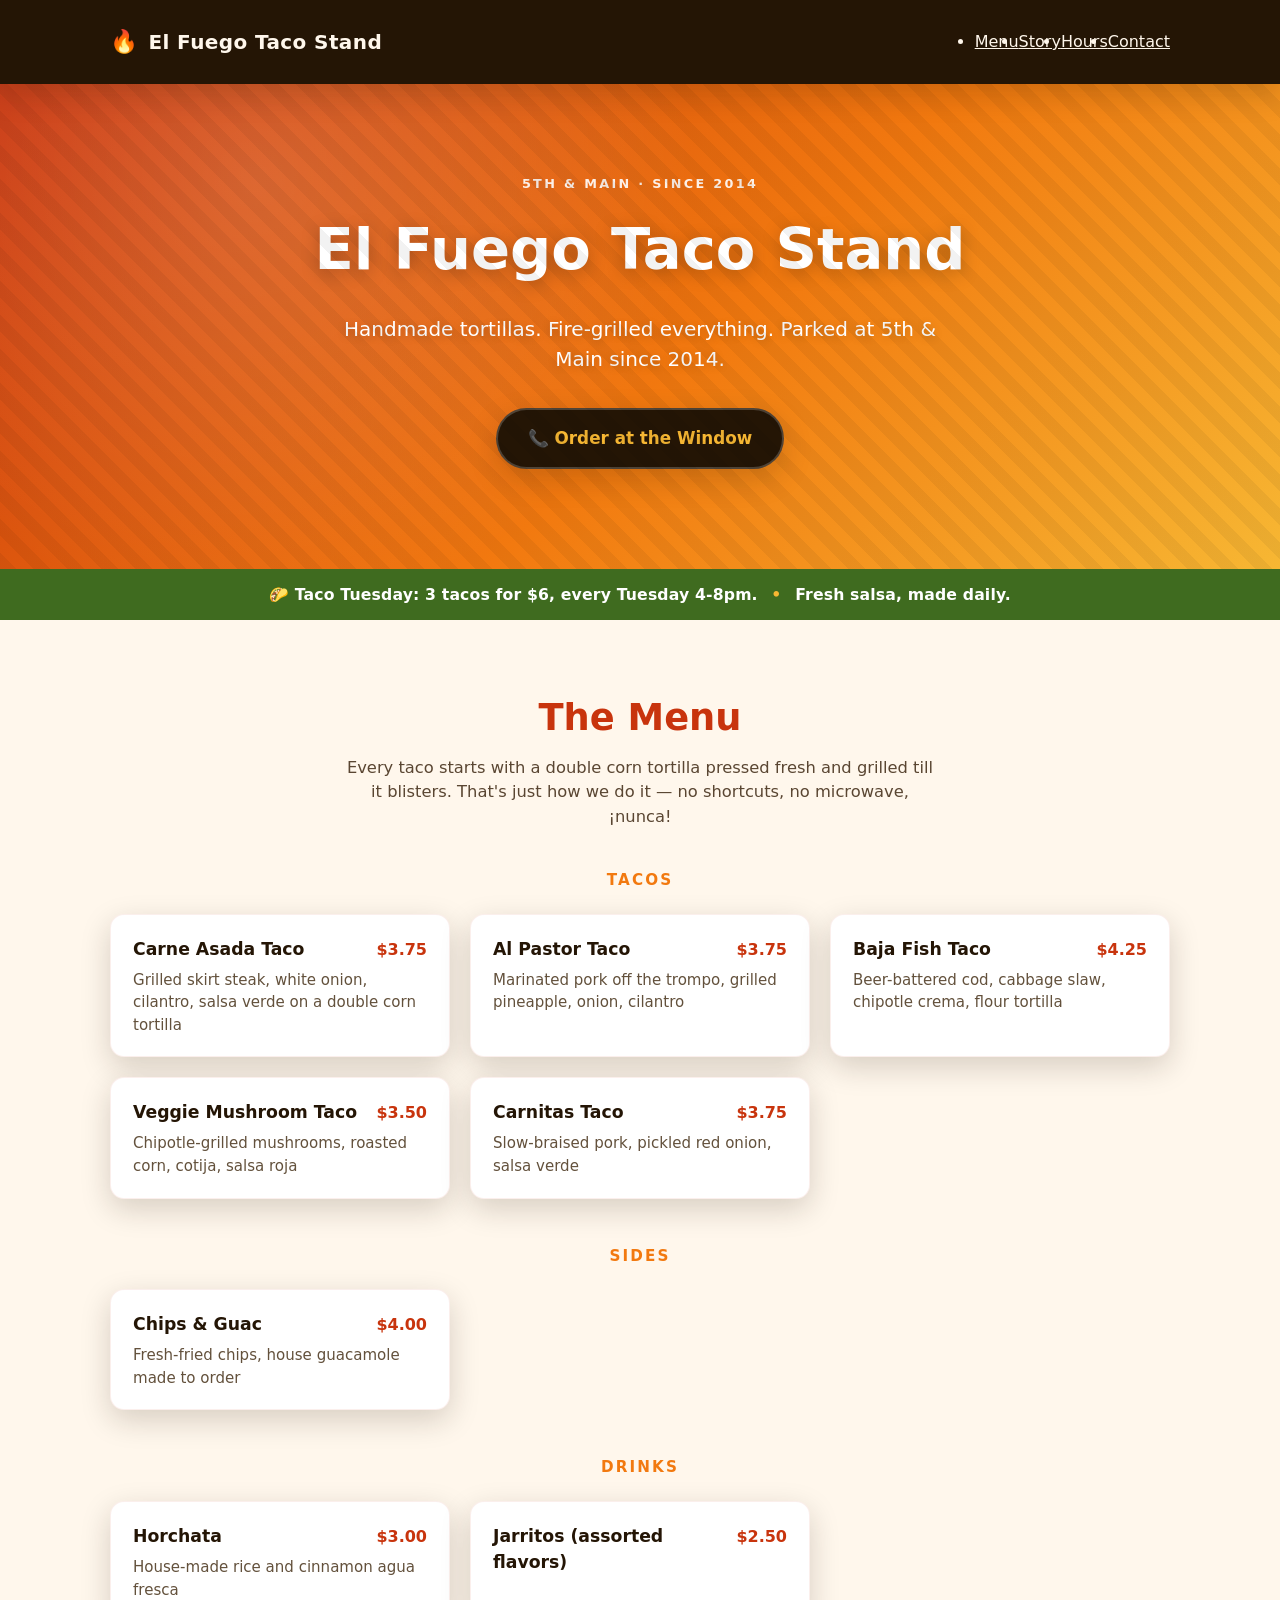
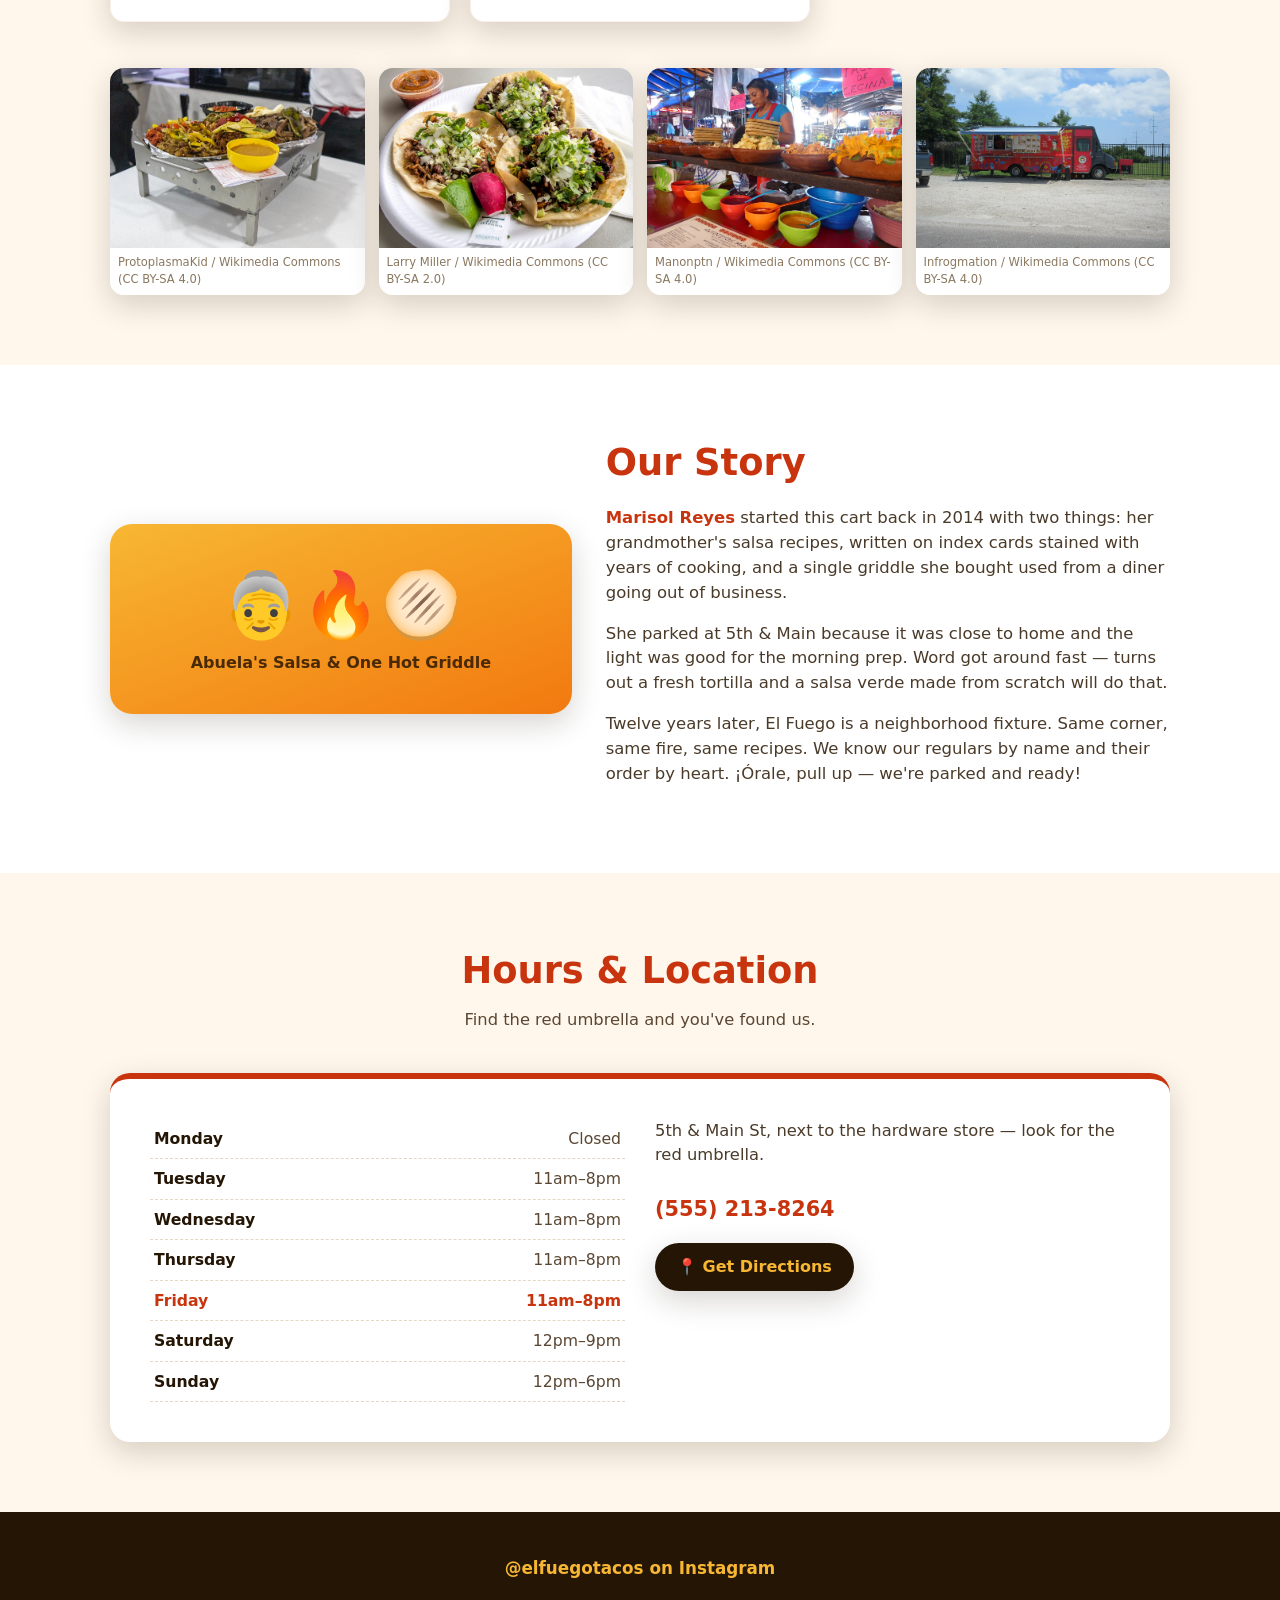
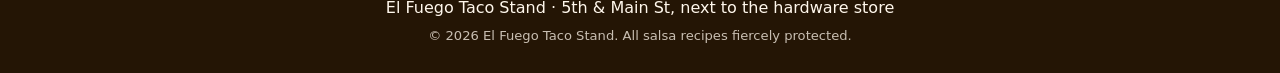
<file: apps/official-emerald-primate/el-fuego-tacos/index.html>
<!DOCTYPE html>
<html lang="en">
<head>
<meta charset="UTF-8">
<meta name="viewport" content="width=device-width, initial-scale=1.0">
<title>El Fuego Taco Stand — 5th &amp; Main</title>
<meta name="description" content="El Fuego Taco Stand: handmade tortillas, fire-grilled everything, parked at 5th &amp; Main since 2014.">
<style>
  :root{
    --fuego-red:#c8340d;
    --fuego-orange:#f2790f;
    --fuego-gold:#f7b733;
    --fuego-dark:#241505;
    --fuego-cream:#fff7ec;
    --fuego-green:#3f6b1f;
    --shadow:0 10px 30px rgba(36,21,5,0.18);
  }
  *{box-sizing:border-box;}
  html{scroll-behavior:smooth;}
  body{
    margin:0;
    font-family:'Segoe UI',system-ui,-apple-system,'Helvetica Neue',Arial,sans-serif;
    color:var(--fuego-dark);
    background:var(--fuego-cream);
    line-height:1.5;
  }
  img{max-width:100%;display:block;}
  a{color:inherit;}
  h1,h2,h3{font-family:'Segoe UI',system-ui,sans-serif;margin:0 0 .4em;}
  .wrap{max-width:1100px;margin:0 auto;padding:0 20px;}

  /* NAV */
  header.nav{
    position:sticky;top:0;z-index:100;
    background:var(--fuego-dark);
    color:var(--fuego-cream);
    box-shadow:var(--shadow);
  }
  .nav-inner{
    display:flex;align-items:center;justify-content:space-between;
    padding:14px 20px;max-width:1100px;margin:0 auto;
  }
  .brand{
    display:flex;align-items:center;gap:10px;
    font-weight:800;font-size:1.25rem;letter-spacing:.02em;
    text-decoration:none;color:var(--fuego-cream);
  }
  .brand .flame{font-size:1.4rem;}
  nav.links{display:flex;gap:22px;list-style:none;margin:0;padding:0;}
  nav.links a{
    text-decoration:none;color:var(--fuego-cream);font-weight:600;font-size:.95rem;
    padding:6px 2px;border-bottom:2px solid transparent;transition:border-color .15s ease;
  }
  nav.links a:hover{border-color:var(--fuego-gold);}
  .hamburger{
    display:none;background:none;border:none;cursor:pointer;
    color:var(--fuego-cream);font-size:1.6rem;line-height:1;padding:4px 8px;
  }
  #nav-links{display:flex;}

  /* HERO */
  .hero{
    position:relative;
    padding:90px 20px 100px;
    text-align:center;
    color:#fff;
    background:
      radial-gradient(circle at 20% 20%, rgba(255,255,255,0.15), transparent 40%),
      linear-gradient(135deg, var(--fuego-red) 0%, var(--fuego-orange) 55%, var(--fuego-gold) 100%);
    overflow:hidden;
  }
  .hero::after{
    content:"";position:absolute;inset:0;
    background:repeating-linear-gradient(45deg, rgba(0,0,0,0.05) 0 12px, transparent 12px 24px);
    pointer-events:none;
  }
  .hero .eyebrow{
    font-weight:700;text-transform:uppercase;letter-spacing:.18em;
    font-size:.8rem;opacity:.9;margin-bottom:14px;
  }
  .hero h1{
    font-size:clamp(2.2rem, 6vw, 3.6rem);
    font-weight:900;text-shadow:0 4px 18px rgba(0,0,0,0.25);
    margin-bottom:.35em;
  }
  .hero p.tagline{
    font-size:clamp(1rem,2.4vw,1.25rem);
    max-width:640px;margin:0 auto 34px;
    font-weight:500;text-shadow:0 2px 10px rgba(0,0,0,0.2);
  }
  .cta-btn{
    display:inline-flex;align-items:center;gap:10px;
    background:var(--fuego-dark);color:var(--fuego-gold);
    font-weight:800;font-size:1.05rem;
    padding:16px 30px;border-radius:50px;
    text-decoration:none;box-shadow:var(--shadow);
    border:2px solid rgba(255,255,255,0.2);
    transition:transform .15s ease, background .15s ease;
  }
  .cta-btn:hover{transform:translateY(-2px) scale(1.02);background:#3a1f08;}

  /* SPECIALS BANNER */
  .specials{
    background:var(--fuego-green);
    color:#fff;text-align:center;
    padding:14px 20px;
    font-weight:700;
    font-size:.98rem;
    letter-spacing:.01em;
  }
  .specials .dot{color:var(--fuego-gold);margin:0 8px;}

  section{padding:70px 0;}
  .section-title{
    text-align:center;margin-bottom:10px;
    font-size:clamp(1.7rem,4vw,2.3rem);
    color:var(--fuego-red);
  }
  .section-sub{
    text-align:center;max-width:600px;margin:0 auto 40px;
    color:#5a4632;font-size:1.02rem;
  }

  /* MENU */
  .menu-cat{margin-bottom:46px;}
  .menu-cat h3{
    text-align:center;text-transform:uppercase;letter-spacing:.14em;
    font-size:.95rem;color:var(--fuego-orange);font-weight:800;margin-bottom:22px;
  }
  .menu-grid{
    display:grid;grid-template-columns:1fr;gap:20px;
  }
  .menu-item{
    background:#fff;border-radius:14px;padding:22px 22px 20px;
    box-shadow:var(--shadow);border:1px solid rgba(200,52,13,0.08);
    display:flex;flex-direction:column;gap:6px;
  }
  .menu-item .row{display:flex;justify-content:space-between;align-items:baseline;gap:12px;}
  .menu-item .name{font-weight:800;font-size:1.08rem;color:var(--fuego-dark);}
  .menu-item .price{font-weight:800;color:var(--fuego-red);white-space:nowrap;}
  .menu-item .desc{color:#63513c;font-size:.94rem;}

  .menu-photos{
    display:grid;grid-template-columns:repeat(2,1fr);gap:14px;margin-top:44px;
  }
  .menu-photos figure{margin:0;border-radius:14px;overflow:hidden;box-shadow:var(--shadow);}
  .menu-photos img{width:100%;height:180px;object-fit:cover;}
  .menu-photos figcaption{
    font-size:.72rem;color:#8a7860;padding:6px 8px;background:#fff;
  }

  /* STORY */
  .story{background:#fff;}
  .story-wrap{
    display:grid;grid-template-columns:1fr;gap:34px;align-items:center;
  }
  .story-art{
    background:linear-gradient(160deg, var(--fuego-gold), var(--fuego-orange));
    border-radius:22px;padding:40px 20px;text-align:center;
    box-shadow:var(--shadow);
    font-size:4rem;line-height:1.3;
    user-select:none;
  }
  .story-art .sub{
    font-size:1rem;font-weight:700;color:#4a2a06;margin-top:6px;
  }
  .story-text p{font-size:1.03rem;color:#4a3a29;margin-bottom:1em;}
  .story-text strong{color:var(--fuego-red);}

  /* HOURS/LOCATION */
  .hours-card{
    background:#fff;border-radius:20px;box-shadow:var(--shadow);
    padding:40px;display:grid;grid-template-columns:1fr;gap:30px;
    border-top:6px solid var(--fuego-red);
  }
  .hours-table{width:100%;border-collapse:collapse;}
  .hours-table td{padding:8px 4px;border-bottom:1px dashed #e6d6c2;font-size:.98rem;}
  .hours-table td:first-child{font-weight:700;color:var(--fuego-dark);}
  .hours-table td:last-child{text-align:right;color:#5a4632;}
  .hours-table tr.today td{color:var(--fuego-red);font-weight:800;}
  .contact-block a.phone{
    display:inline-block;font-size:1.3rem;font-weight:800;color:var(--fuego-red);
    text-decoration:none;margin:10px 0 18px;
  }
  .addr{font-size:1.02rem;color:#4a3a29;margin-bottom:16px;}
  .directions{
    display:inline-block;background:var(--fuego-dark);color:var(--fuego-gold);
    padding:12px 22px;border-radius:50px;text-decoration:none;font-weight:700;
    box-shadow:var(--shadow);
  }

  /* FOOTER */
  footer{
    background:var(--fuego-dark);color:var(--fuego-cream);
    padding:44px 20px 28px;text-align:center;
  }
  footer .insta{
    display:inline-block;margin-bottom:14px;font-weight:800;color:var(--fuego-gold);
    text-decoration:none;font-size:1.05rem;
  }
  footer .fine{font-size:.82rem;opacity:.75;margin-top:6px;}

  /* RESPONSIVE */
  @media (min-width:600px){
    .menu-grid{grid-template-columns:repeat(2,1fr);}
  }
  @media (min-width:900px){
    .menu-grid{grid-template-columns:repeat(3,1fr);}
    .story-wrap{grid-template-columns:0.9fr 1.1fr;}
    .hours-card{grid-template-columns:1fr 1fr;}
    .menu-photos{grid-template-columns:repeat(4,1fr);}
  }
  @media (max-width:899px){
    #nav-links{
      position:absolute;top:100%;left:0;right:0;
      background:var(--fuego-dark);
      flex-direction:column;gap:0;
      max-height:0;overflow:hidden;
      transition:max-height .25s ease;
    }
    #nav-links.open{max-height:320px;}
    #nav-links a{padding:14px 20px;border-bottom:1px solid rgba(255,255,255,0.08);width:100%;}
    .hamburger{display:inline-block;}
  }
</style>
</head>
<body>

<header class="nav">
  <div class="nav-inner">
    <a href="#top" class="brand"><span class="flame">🔥</span> El Fuego Taco Stand</a>
    <button class="hamburger" id="hamburger" aria-label="Toggle menu" aria-expanded="false">☰</button>
    <nav>
      <ul class="links" id="nav-links">
        <li><a href="#menu">Menu</a></li>
        <li><a href="#story">Story</a></li>
        <li><a href="#hours">Hours</a></li>
        <li><a href="#contact">Contact</a></li>
      </ul>
    </nav>
  </div>
</header>

<div id="top"></div>
<section class="hero">
  <div class="wrap">
    <div class="eyebrow">5th &amp; Main · Since 2014</div>
    <h1>El Fuego Taco Stand</h1>
    <p class="tagline">Handmade tortillas. Fire-grilled everything. Parked at 5th &amp; Main since 2014.</p>
    <a class="cta-btn" href="tel:+15552138264">📞 Order at the Window</a>
  </div>
</section>

<div class="specials" id="specials-banner"></div>

<section id="menu">
  <div class="wrap">
    <h2 class="section-title">The Menu</h2>
    <p class="section-sub">Every taco starts with a double corn tortilla pressed fresh and grilled till it blisters. That's just how we do it — no shortcuts, no microwave, ¡nunca!</p>
    <div id="menu-grid-container"></div>

    <div class="menu-photos">
      <figure>
        <img src="assets/street-tacos-plate.jpg" alt="A plate of street tacos with meat, fresh toppings, cilantro, and lime wedges">
        <figcaption>ProtoplasmaKid / Wikimedia Commons (CC BY-SA 4.0)</figcaption>
      </figure>
      <figure>
        <img src="assets/corn-tortilla-tacos.jpg" alt="Several tacos made with yellow corn tortillas filled with meat and traditional garnishes">
        <figcaption>Larry Miller / Wikimedia Commons (CC BY-SA 2.0)</figcaption>
      </figure>
      <figure>
        <img src="assets/salsa-verde-bowl.jpg" alt="A white bowl filled with bright green salsa verde sauce">
        <figcaption>Manonptn / Wikimedia Commons (CC BY-SA 4.0)</figcaption>
      </figure>
      <figure>
        <img src="assets/taco-truck.jpg" alt="A mobile taco cart/truck with serving window and red and white color scheme">
        <figcaption>Infrogmation / Wikimedia Commons (CC BY-SA 4.0)</figcaption>
      </figure>
    </div>
  </div>
</section>

<section id="story" class="story">
  <div class="wrap story-wrap">
    <div class="story-art" aria-hidden="true">
      👵🔥🫓
      <div class="sub">Abuela's Salsa &amp; One Hot Griddle</div>
    </div>
    <div class="story-text">
      <h2 class="section-title" style="text-align:left">Our Story</h2>
      <p><strong>Marisol Reyes</strong> started this cart back in 2014 with two things: her grandmother's salsa recipes, written on index cards stained with years of cooking, and a single griddle she bought used from a diner going out of business.</p>
      <p>She parked at 5th &amp; Main because it was close to home and the light was good for the morning prep. Word got around fast — turns out a fresh tortilla and a salsa verde made from scratch will do that.</p>
      <p>Twelve years later, El Fuego is a neighborhood fixture. Same corner, same fire, same recipes. We know our regulars by name and their order by heart. ¡Órale, pull up — we're parked and ready!</p>
    </div>
  </div>
</section>

<section id="hours">
  <div class="wrap">
    <h2 class="section-title">Hours &amp; Location</h2>
    <p class="section-sub">Find the red umbrella and you've found us.</p>
    <div class="hours-card">
      <div>
        <table class="hours-table" id="hours-table"></table>
      </div>
      <div class="contact-block">
        <div class="addr" id="addr-block"></div>
        <a class="phone" href="tel:+15552138264">(555) 213-8264</a><br>
        <a class="directions" href="https://www.google.com/maps/search/?api=1&query=5th+%26+Main+St" target="_blank" rel="noopener">📍 Get Directions</a>
      </div>
    </div>
  </div>
</section>

<footer id="contact">
  <div class="wrap">
    <a class="insta" href="https://instagram.com/elfuegotacos" target="_blank" rel="noopener">@elfuegotacos on Instagram</a>
    <div>El Fuego Taco Stand · 5th &amp; Main St, next to the hardware store</div>
    <div class="fine" id="copyright"></div>
  </div>
</footer>

<script>
  // ---------------------------------------------------------------
  // EDITABLE CONTENT — all copy lives here for easy future updates
  // ---------------------------------------------------------------
  const standInfo = {
    name: "El Fuego Taco Stand",
    tagline: "Handmade tortillas. Fire-grilled everything. Parked at 5th & Main since 2014.",
    phone: "(555) 213-8264",
    phoneHref: "tel:+15552138264",
    address: "5th & Main St, next to the hardware store — look for the red umbrella.",
    instagram: "@elfuegotacos"
  };

  const hours = {
    Mon: "Closed",
    Tue: "11am–8pm",
    Wed: "11am–8pm",
    Thu: "11am–8pm",
    Fri: "11am–8pm",
    Sat: "12pm–9pm",
    Sun: "12pm–6pm"
  };

  const dailySpecial = "Taco Tuesday: 3 tacos for $6, every Tuesday 4-8pm.";

  const menu = [
    { name: "Carne Asada Taco", price: 3.75, description: "Grilled skirt steak, white onion, cilantro, salsa verde on a double corn tortilla", category: "tacos" },
    { name: "Al Pastor Taco", price: 3.75, description: "Marinated pork off the trompo, grilled pineapple, onion, cilantro", category: "tacos" },
    { name: "Baja Fish Taco", price: 4.25, description: "Beer-battered cod, cabbage slaw, chipotle crema, flour tortilla", category: "tacos" },
    { name: "Veggie Mushroom Taco", price: 3.50, description: "Chipotle-grilled mushrooms, roasted corn, cotija, salsa roja", category: "tacos" },
    { name: "Carnitas Taco", price: 3.75, description: "Slow-braised pork, pickled red onion, salsa verde", category: "tacos" },
    { name: "Chips & Guac", price: 4.00, description: "Fresh-fried chips, house guacamole made to order", category: "sides" },
    { name: "Horchata", price: 3.00, description: "House-made rice and cinnamon agua fresca", category: "drinks" },
    { name: "Jarritos (assorted flavors)", price: 2.50, description: "", category: "drinks" }
  ];

  const categoryLabels = { tacos: "Tacos", sides: "Sides", drinks: "Drinks" };

  // ---------------------------------------------------------------
  // RENDER
  // ---------------------------------------------------------------
  function formatPrice(p){ return "$" + p.toFixed(2); }

  function renderMenu(){
    const container = document.getElementById("menu-grid-container");
    const order = ["tacos", "sides", "drinks"];
    order.forEach(cat => {
      const items = menu.filter(i => i.category === cat);
      if(!items.length) return;
      const catWrap = document.createElement("div");
      catWrap.className = "menu-cat";
      const heading = document.createElement("h3");
      heading.textContent = categoryLabels[cat] || cat;
      catWrap.appendChild(heading);
      const grid = document.createElement("div");
      grid.className = "menu-grid";
      items.forEach(item => {
        const card = document.createElement("div");
        card.className = "menu-item";
        card.innerHTML =
          '<div class="row"><span class="name">' + item.name + '</span>' +
          '<span class="price">' + formatPrice(item.price) + '</span></div>' +
          (item.description ? '<div class="desc">' + item.description + '</div>' : '');
        grid.appendChild(card);
      });
      catWrap.appendChild(grid);
      container.appendChild(catWrap);
    });
  }

  function renderHours(){
    const table = document.getElementById("hours-table");
    const dayNames = { Mon:"Monday", Tue:"Tuesday", Wed:"Wednesday", Thu:"Thursday", Fri:"Friday", Sat:"Saturday", Sun:"Sunday" };
    const jsDayIndex = new Date().getDay(); // 0 = Sun
    const order = ["Mon","Tue","Wed","Thu","Fri","Sat","Sun"];
    const indexMap = { Sun:0, Mon:1, Tue:2, Wed:3, Thu:4, Fri:5, Sat:6 };
    order.forEach(day => {
      const tr = document.createElement("tr");
      if(indexMap[day] === jsDayIndex) tr.className = "today";
      tr.innerHTML = '<td>' + dayNames[day] + '</td><td>' + hours[day] + '</td>';
      table.appendChild(tr);
    });
  }

  function renderAddress(){
    document.getElementById("addr-block").textContent = standInfo.address;
  }

  function renderCopyright(){
    const year = new Date().getFullYear();
    document.getElementById("copyright").textContent =
      "© " + year + " " + standInfo.name + ". All salsa recipes fiercely protected.";
  }

  function renderSpecialsBanner(){
    const banner = document.getElementById("specials-banner");
    const today = new Date().getDay(); // 2 = Tuesday
    if(today === 2){
      banner.innerHTML = "🌮 " + dailySpecial + "<span class='dot'>•</span>¡Órale, get in line!";
    } else {
      banner.innerHTML = "🌮 " + dailySpecial + " <span class='dot'>•</span> Fresh salsa, made daily.";
    }
  }

  function setupNav(){
    const btn = document.getElementById("hamburger");
    const links = document.getElementById("nav-links");
    btn.addEventListener("click", () => {
      const isOpen = links.classList.toggle("open");
      btn.setAttribute("aria-expanded", isOpen ? "true" : "false");
      btn.textContent = isOpen ? "✕" : "☰";
    });
    links.querySelectorAll("a").forEach(a => {
      a.addEventListener("click", () => {
        links.classList.remove("open");
        btn.setAttribute("aria-expanded", "false");
        btn.textContent = "☰";
      });
    });
  }

  renderMenu();
  renderHours();
  renderAddress();
  renderCopyright();
  renderSpecialsBanner();
  setupNav();
</script>

</body>
</html>
</file>
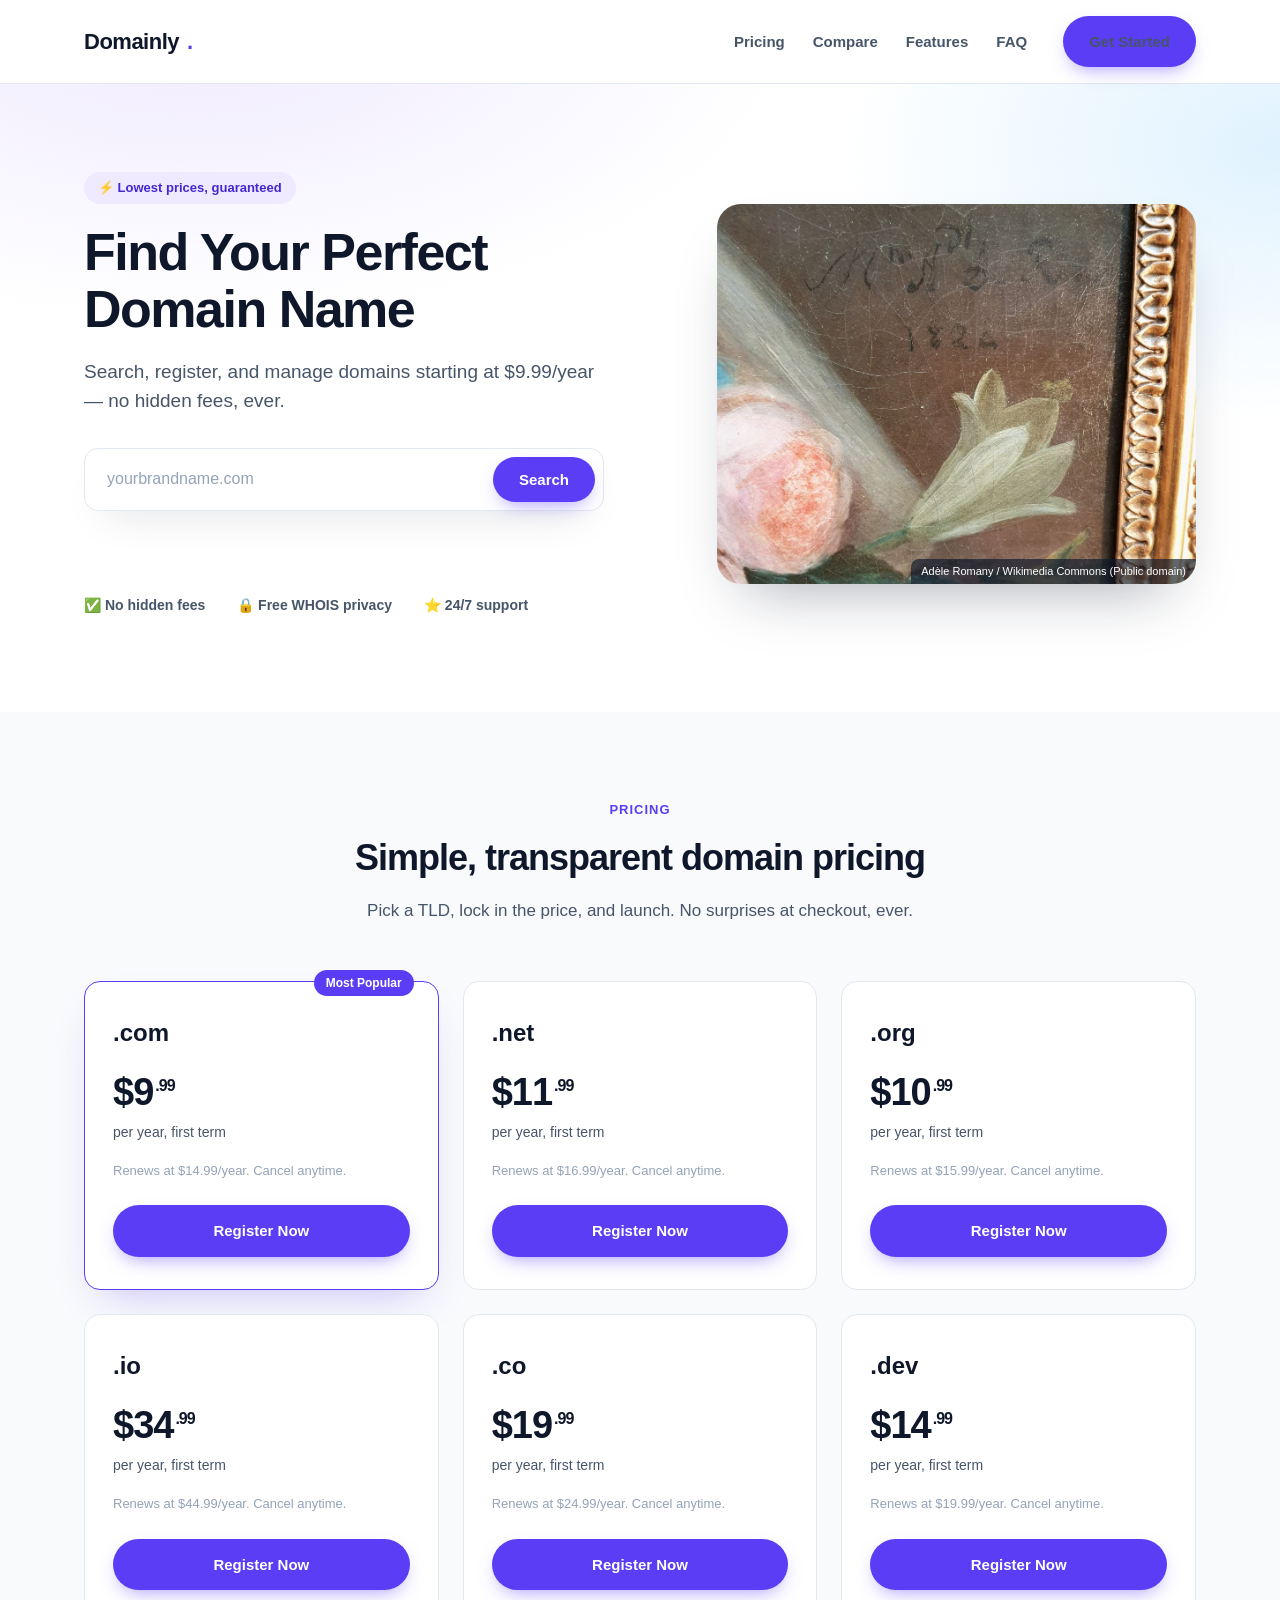
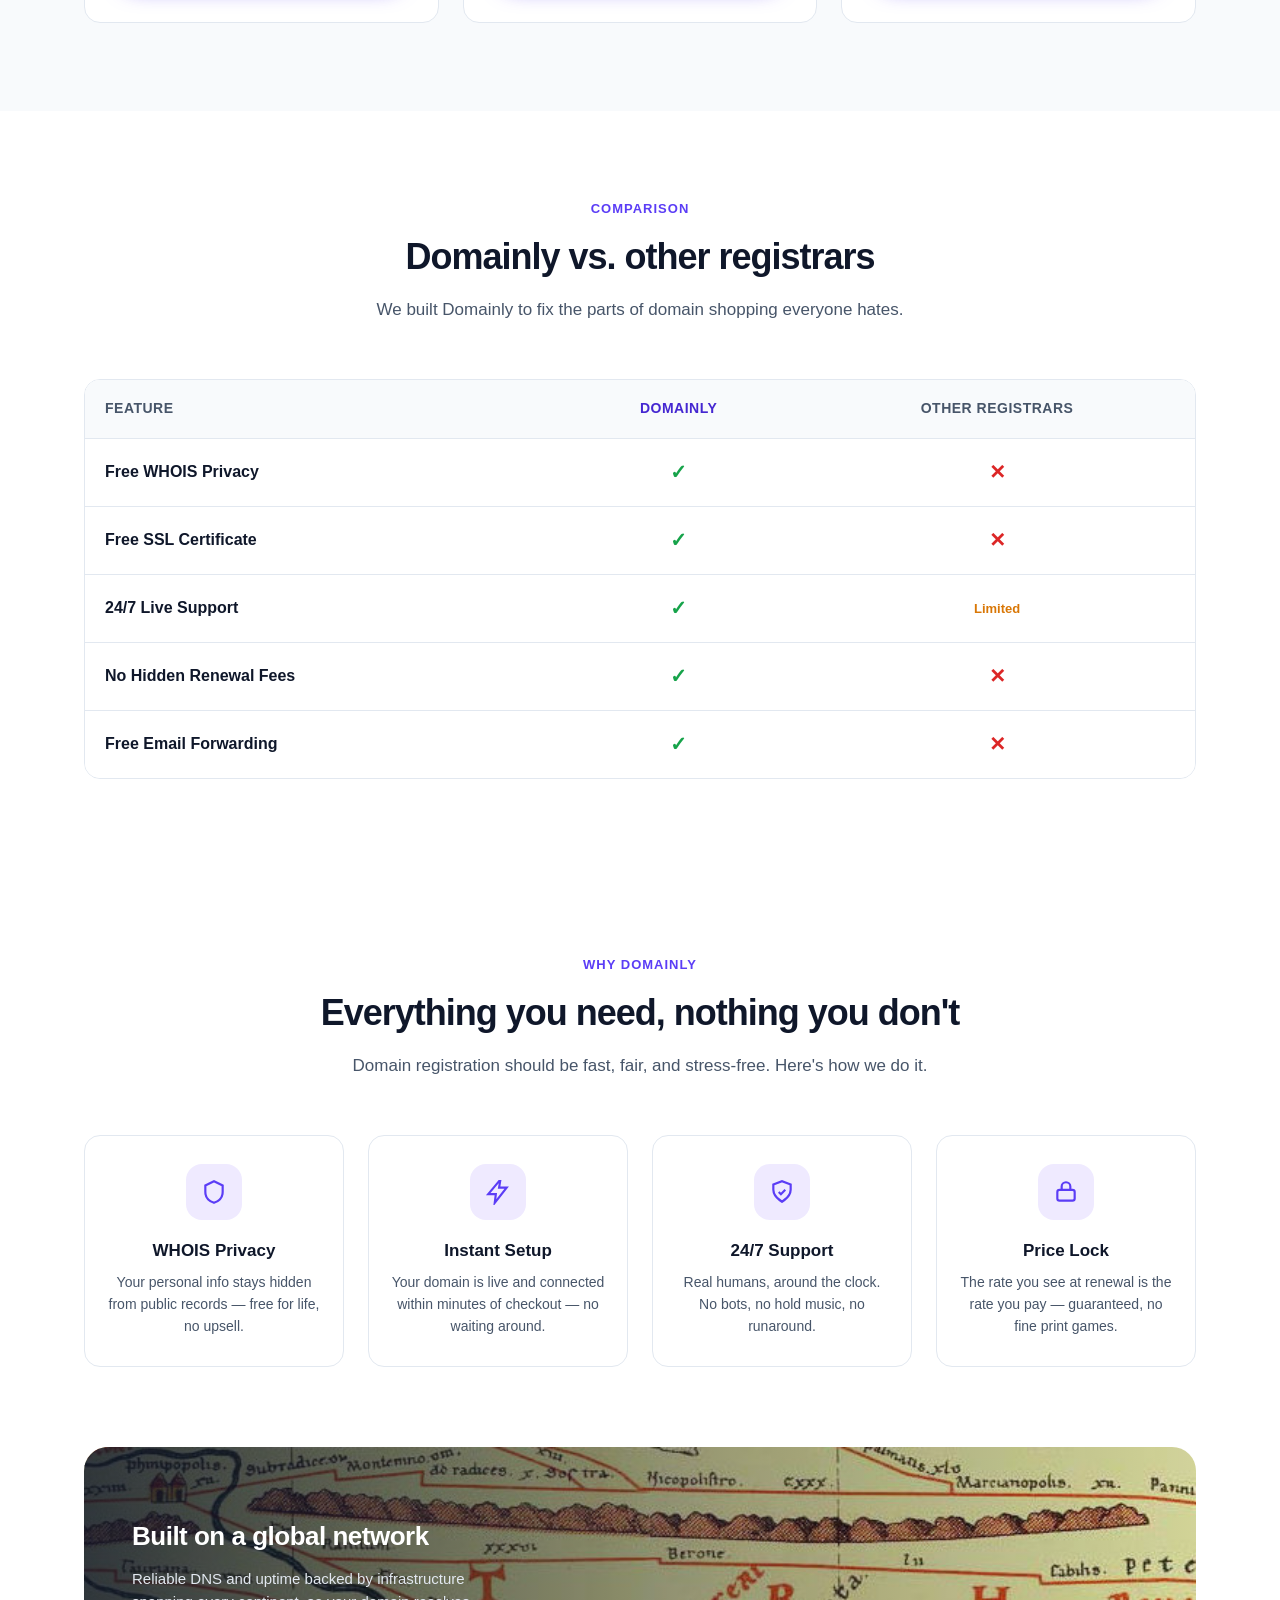
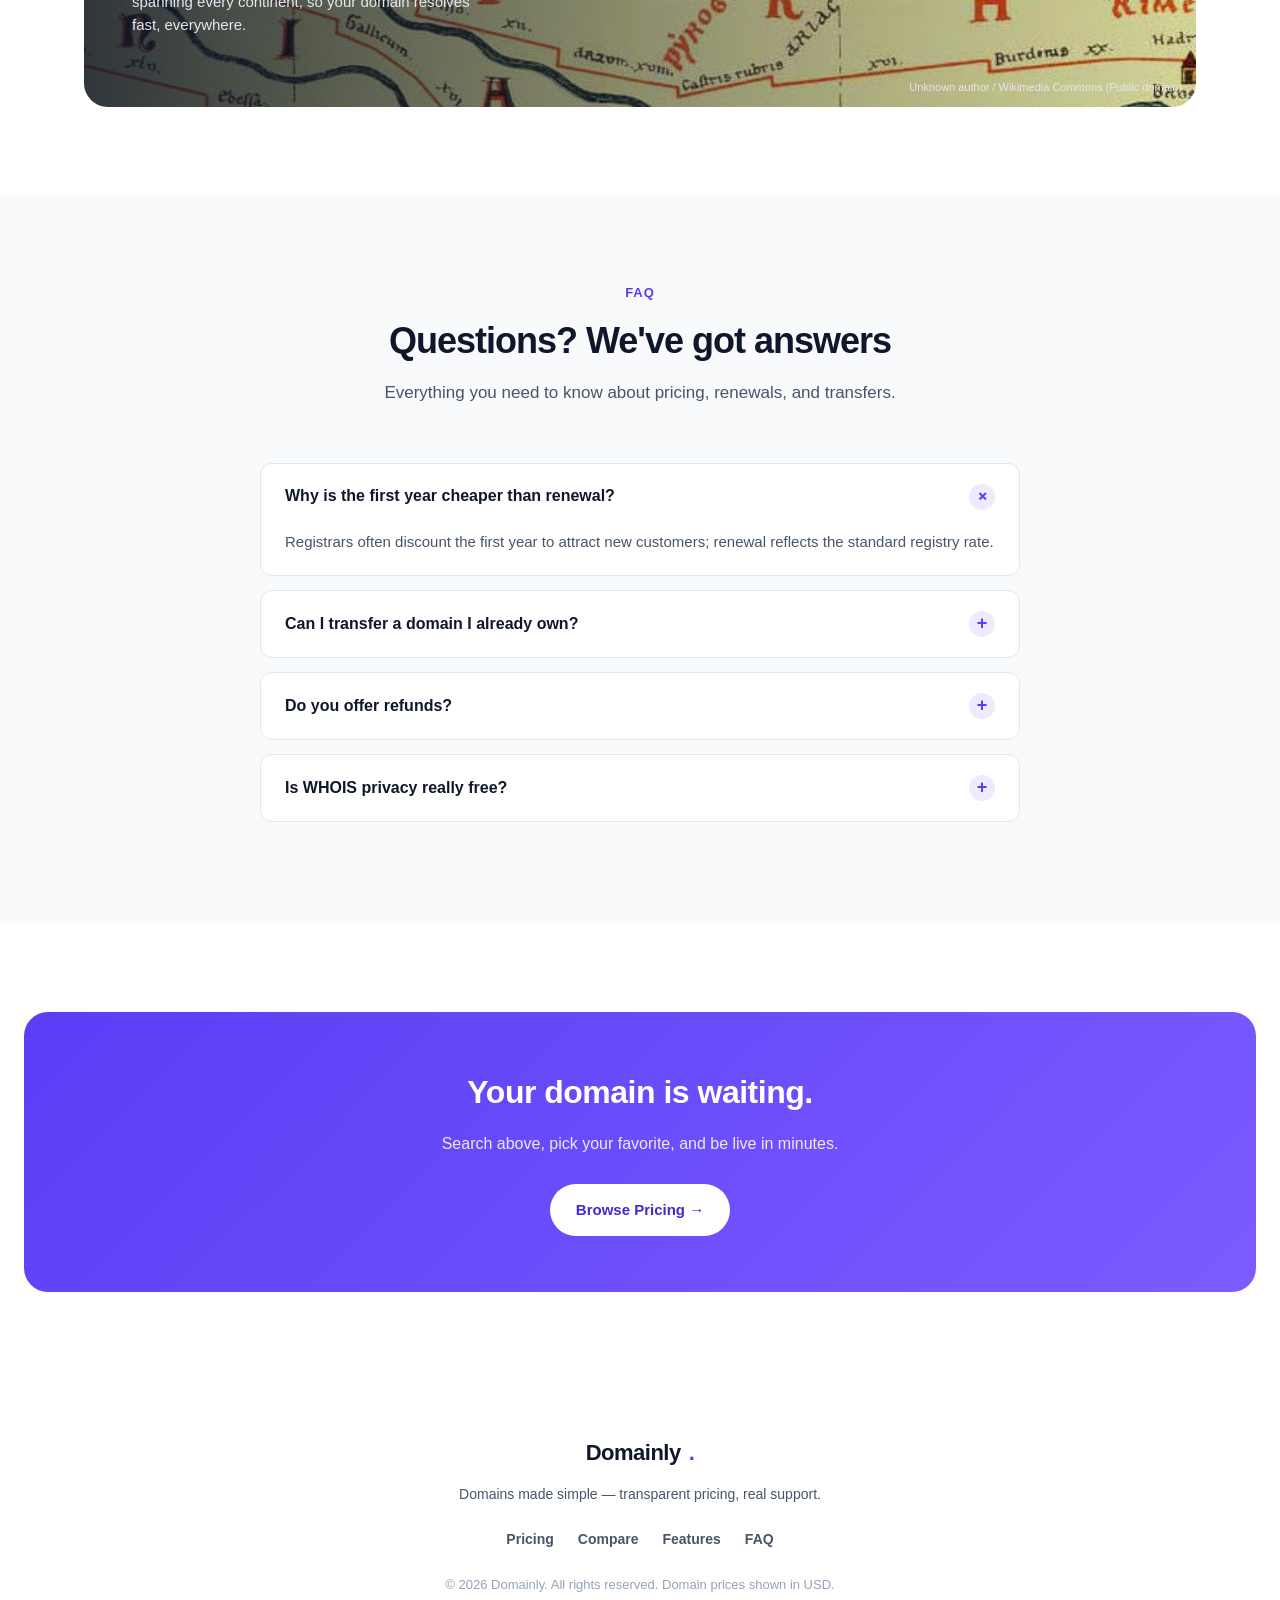
<file: apps/relaxed-gray-butterfly/domainpricing/index.html>
<!DOCTYPE html>
<html lang="en">
<head>
<meta charset="UTF-8">
<meta name="viewport" content="width=device-width, initial-scale=1.0">
<title>Domainly — Find Your Perfect Domain Name</title>
<meta name="description" content="Search, register, and manage domains starting at $9.99/year — no hidden fees, ever.">
<style>
  :root{
    --ink:#0f172a;
    --ink-soft:#475569;
    --bg:#ffffff;
    --bg-soft:#f8fafc;
    --accent:#5b3df6;
    --accent-dark:#4527d1;
    --accent-light:#efeaff;
    --good:#16a34a;
    --bad:#dc2626;
    --border:#e2e8f0;
    --radius:16px;
  }
  *{box-sizing:border-box;}
  html{scroll-behavior:smooth;}
  body{
    margin:0;
    font-family:"Segoe UI",Roboto,Helvetica,Arial,sans-serif;
    color:var(--ink);
    background:var(--bg);
    line-height:1.55;
  }
  a{color:inherit;text-decoration:none;}
  img{max-width:100%;display:block;}
  .container{
    max-width:1160px;
    margin:0 auto;
    padding:0 24px;
  }
  .btn{
    display:inline-flex;
    align-items:center;
    justify-content:center;
    gap:8px;
    padding:12px 24px;
    border-radius:999px;
    font-weight:700;
    font-size:15px;
    cursor:pointer;
    border:2px solid transparent;
    transition:transform .15s ease, box-shadow .15s ease, background .15s ease;
  }
  .btn:active{transform:scale(.97);}
  .btn-primary{
    background:var(--accent);
    color:#fff;
    box-shadow:0 8px 20px -8px rgba(91,61,246,.6);
  }
  .btn-primary:hover{background:var(--accent-dark);}
  .btn-outline{
    background:transparent;
    border-color:var(--border);
    color:var(--ink);
  }
  .btn-outline:hover{border-color:var(--accent);color:var(--accent);}

  /* NAV */
  header.nav{
    position:sticky;
    top:0;
    z-index:100;
    background:rgba(255,255,255,.92);
    backdrop-filter:blur(8px);
    border-bottom:1px solid var(--border);
  }
  .nav-inner{
    display:flex;
    align-items:center;
    justify-content:space-between;
    padding:16px 24px;
    max-width:1160px;
    margin:0 auto;
  }
  .wordmark{
    font-size:22px;
    font-weight:800;
    letter-spacing:-.5px;
    display:flex;
    align-items:center;
    gap:8px;
  }
  .wordmark .dot{color:var(--accent);}
  .nav-links{
    display:flex;
    gap:28px;
    align-items:center;
    font-weight:600;
    font-size:15px;
  }
  .nav-links a{color:var(--ink-soft);transition:color .15s;}
  .nav-links a:hover{color:var(--accent);}
  .nav-toggle{
    display:none;
    background:none;
    border:none;
    font-size:26px;
    cursor:pointer;
    color:var(--ink);
  }
  .nav-cta{margin-left:8px;}

  /* HERO */
  .hero{
    position:relative;
    padding:88px 0 96px;
    background:
      radial-gradient(1000px 500px at 15% -10%, #efeaff 0%, transparent 60%),
      radial-gradient(800px 500px at 100% 10%, #e0f2fe 0%, transparent 55%),
      var(--bg);
    overflow:hidden;
  }
  .hero-inner{
    display:grid;
    grid-template-columns:1.1fr 0.9fr;
    gap:48px;
    align-items:center;
  }
  .eyebrow{
    display:inline-flex;
    align-items:center;
    gap:8px;
    background:var(--accent-light);
    color:var(--accent-dark);
    font-weight:700;
    font-size:13px;
    padding:6px 14px;
    border-radius:999px;
    margin-bottom:20px;
  }
  h1{
    font-size:52px;
    line-height:1.08;
    letter-spacing:-1.5px;
    margin:0 0 20px;
    font-weight:800;
  }
  .hero p.sub{
    font-size:19px;
    color:var(--ink-soft);
    max-width:520px;
    margin:0 0 32px;
  }
  .search-bar{
    display:flex;
    gap:10px;
    background:#fff;
    border:1px solid var(--border);
    padding:8px;
    border-radius:14px;
    box-shadow:0 20px 40px -24px rgba(15,23,42,.25);
    max-width:520px;
  }
  .search-bar input{
    flex:1;
    border:none;
    outline:none;
    font-size:16px;
    padding:12px 14px;
    border-radius:10px;
    font-family:inherit;
  }
  .search-bar input::placeholder{color:#94a3b8;}
  #searchResult{
    margin-top:16px;
    max-width:520px;
    font-weight:600;
    font-size:15px;
    min-height:24px;
  }
  #searchResult.available{color:var(--good);}
  #searchResult.taken{color:var(--bad);}
  .hero-visual{
    position:relative;
    border-radius:24px;
    overflow:hidden;
    box-shadow:0 30px 60px -30px rgba(15,23,42,.4);
  }
  .hero-visual img{
    width:100%;
    height:380px;
    object-fit:cover;
  }
  .hero-visual .credit{
    position:absolute;
    bottom:0;
    right:0;
    background:rgba(15,23,42,.65);
    color:#fff;
    font-size:11px;
    padding:4px 10px;
    border-top-left-radius:8px;
  }
  .trust-strip{
    display:flex;
    gap:32px;
    flex-wrap:wrap;
    margin-top:44px;
    color:var(--ink-soft);
    font-size:14px;
    font-weight:600;
  }
  .trust-strip span{display:flex;align-items:center;gap:8px;}

  section{padding:88px 0;}
  .section-head{
    text-align:center;
    max-width:640px;
    margin:0 auto 56px;
  }
  .section-head .tag{
    color:var(--accent);
    font-weight:700;
    font-size:13px;
    text-transform:uppercase;
    letter-spacing:1px;
    margin-bottom:10px;
    display:block;
  }
  .section-head h2{
    font-size:36px;
    letter-spacing:-1px;
    margin:0 0 12px;
    font-weight:800;
  }
  .section-head p{color:var(--ink-soft);font-size:17px;margin:0;}

  /* PRICING */
  #pricing{background:var(--bg-soft);}
  .price-grid{
    display:grid;
    grid-template-columns:repeat(3,1fr);
    gap:24px;
  }
  .price-card{
    background:#fff;
    border:1px solid var(--border);
    border-radius:var(--radius);
    padding:32px 28px;
    display:flex;
    flex-direction:column;
    position:relative;
    transition:transform .18s ease, box-shadow .18s ease;
  }
  .price-card:hover{
    transform:translateY(-6px);
    box-shadow:0 20px 40px -20px rgba(15,23,42,.25);
  }
  .price-card.featured{
    border-color:var(--accent);
    box-shadow:0 20px 40px -20px rgba(91,61,246,.35);
  }
  .price-card .badge{
    position:absolute;
    top:-12px;
    right:24px;
    background:var(--accent);
    color:#fff;
    font-size:12px;
    font-weight:700;
    padding:4px 12px;
    border-radius:999px;
  }
  .price-card .tld{
    font-size:24px;
    font-weight:800;
    margin:0 0 6px;
  }
  .price-card .price{
    font-size:38px;
    font-weight:800;
    letter-spacing:-1px;
    margin:6px 0 0;
  }
  .price-card .price sup{
    font-size:16px;
    font-weight:700;
    margin-left:2px;
  }
  .price-card .per{
    color:var(--ink-soft);
    font-size:14px;
    margin:0 0 18px;
  }
  .price-card .renewal{
    font-size:13px;
    color:#94a3b8;
    margin:0 0 24px;
    flex:1;
  }
  .price-card .btn{width:100%;}

  /* COMPARISON */
  .table-wrap{
    overflow-x:auto;
    border:1px solid var(--border);
    border-radius:var(--radius);
  }
  table{
    width:100%;
    border-collapse:collapse;
    min-width:560px;
    background:#fff;
  }
  thead th{
    background:var(--bg-soft);
    font-size:14px;
    text-transform:uppercase;
    letter-spacing:.5px;
    color:var(--ink-soft);
    padding:18px 20px;
    text-align:left;
  }
  thead th:not(:first-child){text-align:center;}
  tbody td{
    padding:18px 20px;
    border-top:1px solid var(--border);
    font-weight:600;
  }
  tbody td:first-child{color:var(--ink);}
  tbody td:not(:first-child){text-align:center;}
  .brand-col{color:var(--accent-dark);}
  .yes{color:var(--good);font-size:20px;font-weight:800;}
  .no{color:var(--bad);font-size:20px;font-weight:800;}
  .limited{color:#d97706;font-size:13px;font-weight:700;}

  /* FEATURES */
  .feature-grid{
    display:grid;
    grid-template-columns:repeat(4,1fr);
    gap:24px;
  }
  .feature-card{
    background:#fff;
    border:1px solid var(--border);
    border-radius:var(--radius);
    padding:28px 22px;
    text-align:center;
  }
  .feature-card .icon{
    width:56px;height:56px;
    border-radius:16px;
    background:var(--accent-light);
    display:flex;align-items:center;justify-content:center;
    margin:0 auto 18px;
    color:var(--accent);
  }
  .feature-card h3{margin:0 0 8px;font-size:17px;}
  .feature-card p{margin:0;color:var(--ink-soft);font-size:14px;}

  /* NETWORK BAND */
  .network-band{
    position:relative;
    border-radius:24px;
    overflow:hidden;
    margin-top:80px;
  }
  .network-band img{width:100%;height:260px;object-fit:cover;}
  .network-band .overlay{
    position:absolute;inset:0;
    background:linear-gradient(90deg, rgba(15,23,42,.85) 0%, rgba(15,23,42,.35) 60%, rgba(15,23,42,.1) 100%);
    display:flex;
    align-items:center;
  }
  .network-band .overlay-content{
    color:#fff;
    padding:0 48px;
    max-width:460px;
  }
  .network-band h3{font-size:26px;margin:0 0 10px;letter-spacing:-.5px;}
  .network-band p{margin:0;color:#e2e8f0;font-size:15px;}
  .network-band .credit{
    position:absolute;bottom:10px;right:14px;
    color:#e2e8f0;font-size:11px;
  }

  /* FAQ */
  #faq{background:var(--bg-soft);}
  .accordion{max-width:760px;margin:0 auto;}
  .acc-item{
    background:#fff;
    border:1px solid var(--border);
    border-radius:12px;
    margin-bottom:14px;
    overflow:hidden;
  }
  .acc-item summary{
    list-style:none;
    cursor:pointer;
    padding:20px 24px;
    font-weight:700;
    font-size:16px;
    display:flex;
    align-items:center;
    justify-content:space-between;
    gap:16px;
  }
  .acc-item summary::-webkit-details-marker{display:none;}
  .acc-item summary .plus{
    flex-shrink:0;
    width:26px;height:26px;
    border-radius:50%;
    background:var(--accent-light);
    color:var(--accent);
    display:flex;align-items:center;justify-content:center;
    font-size:18px;
    font-weight:700;
    transition:transform .2s ease;
  }
  .acc-item[open] summary .plus{transform:rotate(45deg);}
  .acc-item .acc-body{
    padding:0 24px 22px;
    color:var(--ink-soft);
    font-size:15px;
  }

  /* CTA / FOOTER */
  .cta-band{
    background:linear-gradient(135deg, var(--accent) 0%, #7c5cff 100%);
    border-radius:24px;
    padding:56px 40px;
    text-align:center;
    color:#fff;
    margin:0 24px;
  }
  .cta-band h2{font-size:32px;margin:0 0 14px;letter-spacing:-.5px;}
  .cta-band p{margin:0 0 28px;color:#ede9ff;font-size:16px;}
  .cta-band .btn-primary{background:#fff;color:var(--accent-dark);box-shadow:none;}
  .cta-band .btn-primary:hover{background:#f3f0ff;}

  footer{
    padding:56px 0 32px;
    text-align:center;
  }
  footer .wordmark{justify-content:center;margin-bottom:8px;}
  footer .tagline{color:var(--ink-soft);font-size:14px;margin-bottom:24px;}
  footer .foot-links{
    display:flex;
    justify-content:center;
    gap:24px;
    margin-bottom:24px;
    font-size:14px;
    font-weight:600;
    color:var(--ink-soft);
  }
  footer .foot-links a:hover{color:var(--accent);}
  footer .copyright{color:#94a3b8;font-size:13px;}

  @media (max-width: 900px){
    h1{font-size:38px;}
    .hero-inner{grid-template-columns:1fr;}
    .hero-visual{order:-1;}
    .price-grid{grid-template-columns:repeat(2,1fr);}
    .feature-grid{grid-template-columns:repeat(2,1fr);}
    .network-band .overlay{background:linear-gradient(180deg, rgba(15,23,42,.2) 0%, rgba(15,23,42,.85) 100%);align-items:flex-end;}
    .network-band .overlay-content{padding:24px;max-width:none;}
  }
  @media (max-width: 640px){
    .nav-links{
      position:absolute;
      top:100%;left:0;right:0;
      background:#fff;
      flex-direction:column;
      align-items:flex-start;
      padding:20px 24px;
      border-bottom:1px solid var(--border);
      display:none;
    }
    .nav-links.open{display:flex;}
    .nav-toggle{display:block;}
    .nav-cta{margin-left:0;}
    section{padding:64px 0;}
    .price-grid{grid-template-columns:1fr;}
    .feature-grid{grid-template-columns:1fr;}
    .search-bar{flex-direction:column;}
    .cta-band{margin:0 16px;padding:40px 24px;}
    .cta-band h2{font-size:26px;}
  }
</style>
</head>
<body>

<header class="nav">
  <div class="nav-inner">
    <a href="#top" class="wordmark">Domainly<span class="dot">.</span></a>
    <nav class="nav-links" id="navLinks">
      <a href="#pricing">Pricing</a>
      <a href="#compare">Compare</a>
      <a href="#features">Features</a>
      <a href="#faq">FAQ</a>
      <a href="#pricing" class="btn btn-primary nav-cta">Get Started</a>
    </nav>
    <button class="nav-toggle" id="navToggle" aria-label="Toggle menu">&#9776;</button>
  </div>
</header>

<main id="top">
  <section class="hero">
    <div class="container hero-inner">
      <div>
        <span class="eyebrow">⚡ Lowest prices, guaranteed</span>
        <h1>Find Your Perfect Domain Name</h1>
        <p class="sub">Search, register, and manage domains starting at $9.99/year — no hidden fees, ever.</p>

        <form class="search-bar" id="searchForm">
          <input type="text" id="searchInput" placeholder="yourbrandname.com" autocomplete="off" required>
          <button type="submit" class="btn btn-primary">Search</button>
        </form>
        <div id="searchResult"></div>

        <div class="trust-strip">
          <span>✅ No hidden fees</span>
          <span>🔒 Free WHOIS privacy</span>
          <span>⭐ 24/7 support</span>
        </div>
      </div>
      <div class="hero-visual">
        <img src="assets/domain-name-search.jpg" alt="Person typing on a computer keyboard while searching for domain names">
        <span class="credit">Adèle Romany / Wikimedia Commons (Public domain)</span>
      </div>
    </div>
  </section>

  <section id="pricing">
    <div class="container">
      <div class="section-head">
        <span class="tag">Pricing</span>
        <h2>Simple, transparent domain pricing</h2>
        <p>Pick a TLD, lock in the price, and launch. No surprises at checkout, ever.</p>
      </div>
      <div class="price-grid" id="priceGrid"></div>
    </div>
  </section>

  <section id="compare">
    <div class="container">
      <div class="section-head">
        <span class="tag">Comparison</span>
        <h2>Domainly vs. other registrars</h2>
        <p>We built Domainly to fix the parts of domain shopping everyone hates.</p>
      </div>
      <div class="table-wrap">
        <table>
          <thead>
            <tr>
              <th>Feature</th>
              <th class="brand-col">Domainly</th>
              <th>Other Registrars</th>
            </tr>
          </thead>
          <tbody>
            <tr>
              <td>Free WHOIS Privacy</td>
              <td><span class="yes">✓</span></td>
              <td><span class="no">✕</span></td>
            </tr>
            <tr>
              <td>Free SSL Certificate</td>
              <td><span class="yes">✓</span></td>
              <td><span class="no">✕</span></td>
            </tr>
            <tr>
              <td>24/7 Live Support</td>
              <td><span class="yes">✓</span></td>
              <td><span class="limited">Limited</span></td>
            </tr>
            <tr>
              <td>No Hidden Renewal Fees</td>
              <td><span class="yes">✓</span></td>
              <td><span class="no">✕</span></td>
            </tr>
            <tr>
              <td>Free Email Forwarding</td>
              <td><span class="yes">✓</span></td>
              <td><span class="no">✕</span></td>
            </tr>
          </tbody>
        </table>
      </div>
    </div>
  </section>

  <section id="features">
    <div class="container">
      <div class="section-head">
        <span class="tag">Why Domainly</span>
        <h2>Everything you need, nothing you don't</h2>
        <p>Domain registration should be fast, fair, and stress-free. Here's how we do it.</p>
      </div>
      <div class="feature-grid">
        <div class="feature-card">
          <div class="icon">
            <svg width="26" height="26" viewBox="0 0 24 24" fill="none" stroke="currentColor" stroke-width="2"><path d="M12 2l8 4v6c0 5-3.5 8.5-8 10-4.5-1.5-8-5-8-10V6l8-4z"/></svg>
          </div>
          <h3>WHOIS Privacy</h3>
          <p>Your personal info stays hidden from public records — free for life, no upsell.</p>
        </div>
        <div class="feature-card">
          <div class="icon">
            <svg width="26" height="26" viewBox="0 0 24 24" fill="none" stroke="currentColor" stroke-width="2"><path d="M13 2L3 14h7l-1 8 11-14h-7l1-6z"/></svg>
          </div>
          <h3>Instant Setup</h3>
          <p>Your domain is live and connected within minutes of checkout — no waiting around.</p>
        </div>
        <div class="feature-card">
          <div class="icon">
            <svg width="26" height="26" viewBox="0 0 24 24" fill="none" stroke="currentColor" stroke-width="2"><path d="M12 21c-4-2.5-8-5.5-8-11V5l8-3 8 3v5c0 5.5-4 8.5-8 11z"/><path d="M9 12l2 2 4-4"/></svg>
          </div>
          <h3>24/7 Support</h3>
          <p>Real humans, around the clock. No bots, no hold music, no runaround.</p>
        </div>
        <div class="feature-card">
          <div class="icon">
            <svg width="26" height="26" viewBox="0 0 24 24" fill="none" stroke="currentColor" stroke-width="2"><rect x="4" y="10" width="16" height="10" rx="2"/><path d="M8 10V7a4 4 0 018 0v3"/></svg>
          </div>
          <h3>Price Lock</h3>
          <p>The rate you see at renewal is the rate you pay — guaranteed, no fine print games.</p>
        </div>
      </div>

      <div class="network-band">
        <img src="assets/world-map-network.jpg" alt="World map showing interconnected network nodes and global digital connections">
        <div class="overlay">
          <div class="overlay-content">
            <h3>Built on a global network</h3>
            <p>Reliable DNS and uptime backed by infrastructure spanning every continent, so your domain resolves fast, everywhere.</p>
          </div>
        </div>
        <span class="credit">Unknown author / Wikimedia Commons (Public domain)</span>
      </div>
    </div>
  </section>

  <section id="faq">
    <div class="container">
      <div class="section-head">
        <span class="tag">FAQ</span>
        <h2>Questions? We've got answers</h2>
        <p>Everything you need to know about pricing, renewals, and transfers.</p>
      </div>
      <div class="accordion">
        <details class="acc-item" open>
          <summary>Why is the first year cheaper than renewal? <span class="plus">+</span></summary>
          <div class="acc-body">Registrars often discount the first year to attract new customers; renewal reflects the standard registry rate.</div>
        </details>
        <details class="acc-item">
          <summary>Can I transfer a domain I already own? <span class="plus">+</span></summary>
          <div class="acc-body">Yes — transfers are free and we'll match your remaining registration period.</div>
        </details>
        <details class="acc-item">
          <summary>Do you offer refunds? <span class="plus">+</span></summary>
          <div class="acc-body">Full refund within 5 days of purchase if the domain hasn't been used.</div>
        </details>
        <details class="acc-item">
          <summary>Is WHOIS privacy really free? <span class="plus">+</span></summary>
          <div class="acc-body">Yes, included free for the life of your domain, no upsell.</div>
        </details>
      </div>
    </div>
  </section>

  <section id="get-started">
    <div class="cta-band">
      <h2>Your domain is waiting.</h2>
      <p>Search above, pick your favorite, and be live in minutes.</p>
      <a href="#pricing" class="btn btn-primary">Browse Pricing →</a>
    </div>
  </section>
</main>

<footer>
  <div class="container">
    <a href="#top" class="wordmark">Domainly<span class="dot">.</span></a>
    <p class="tagline">Domains made simple — transparent pricing, real support.</p>
    <div class="foot-links">
      <a href="#pricing">Pricing</a>
      <a href="#compare">Compare</a>
      <a href="#features">Features</a>
      <a href="#faq">FAQ</a>
    </div>
    <p class="copyright">© 2026 Domainly. All rights reserved. Domain prices shown in USD.</p>
  </div>
</footer>

<script>
  // Mobile nav toggle
  var navToggle = document.getElementById('navToggle');
  var navLinks = document.getElementById('navLinks');
  navToggle.addEventListener('click', function(){
    navLinks.classList.toggle('open');
  });
  navLinks.querySelectorAll('a').forEach(function(a){
    a.addEventListener('click', function(){ navLinks.classList.remove('open'); });
  });

  // TLD pricing data — hardcoded, rendered client-side
  var tlds = [
    { tld: '.com', price: 9.99,  renewal: 14.99, badge: 'Most Popular' },
    { tld: '.net', price: 11.99, renewal: 16.99 },
    { tld: '.org', price: 10.99, renewal: 15.99 },
    { tld: '.io',  price: 34.99, renewal: 44.99 },
    { tld: '.co',  price: 19.99, renewal: 24.99 },
    { tld: '.dev', price: 14.99, renewal: 19.99 }
  ];

  var grid = document.getElementById('priceGrid');
  grid.innerHTML = tlds.map(function(t){
    var priceParts = t.price.toFixed(2).split('.');
    return '' +
      '<div class="price-card' + (t.badge ? ' featured' : '') + '">' +
        (t.badge ? '<span class="badge">' + t.badge + '</span>' : '') +
        '<p class="tld">' + t.tld + '</p>' +
        '<p class="price">$' + priceParts[0] + '<sup>.' + priceParts[1] + '</sup></p>' +
        '<p class="per">per year, first term</p>' +
        '<p class="renewal">Renews at $' + t.renewal.toFixed(2) + '/year. Cancel anytime.</p>' +
        '<a href="#top" class="btn btn-primary register-btn" data-tld="' + t.tld + '">Register Now</a>' +
      '</div>';
  }).join('');

  grid.querySelectorAll('.register-btn').forEach(function(btn){
    btn.addEventListener('click', function(e){
      e.preventDefault();
      var input = document.getElementById('searchInput');
      input.value = 'yourbrandname' + btn.getAttribute('data-tld');
      document.getElementById('searchForm').dispatchEvent(new Event('submit', {cancelable:true}));
      document.querySelector('.hero').scrollIntoView({behavior:'smooth'});
    });
  });

  // Fake domain availability search — no backend
  var form = document.getElementById('searchForm');
  var resultEl = document.getElementById('searchResult');
  form.addEventListener('submit', function(e){
    e.preventDefault();
    var raw = document.getElementById('searchInput').value.trim();
    if(!raw){ return; }
    var name = raw.includes('.') ? raw : raw + '.com';
    resultEl.className = '';
    // Deterministic-ish "fake" check based on string length so it feels consistent per query
    var hash = 0;
    for (var i=0;i<name.length;i++){ hash = (hash * 31 + name.charCodeAt(i)) % 100; }
    var available = hash % 3 !== 0;
    if(available){
      resultEl.textContent = '🎉 ' + name + ' is available! Starting at $9.99/year.';
      resultEl.classList.add('available');
    } else {
      resultEl.textContent = '😔 ' + name + ' is already taken. Try another TLD like .io or .dev.';
      resultEl.classList.add('taken');
    }
  });
</script>
</body>
</html>
</file>
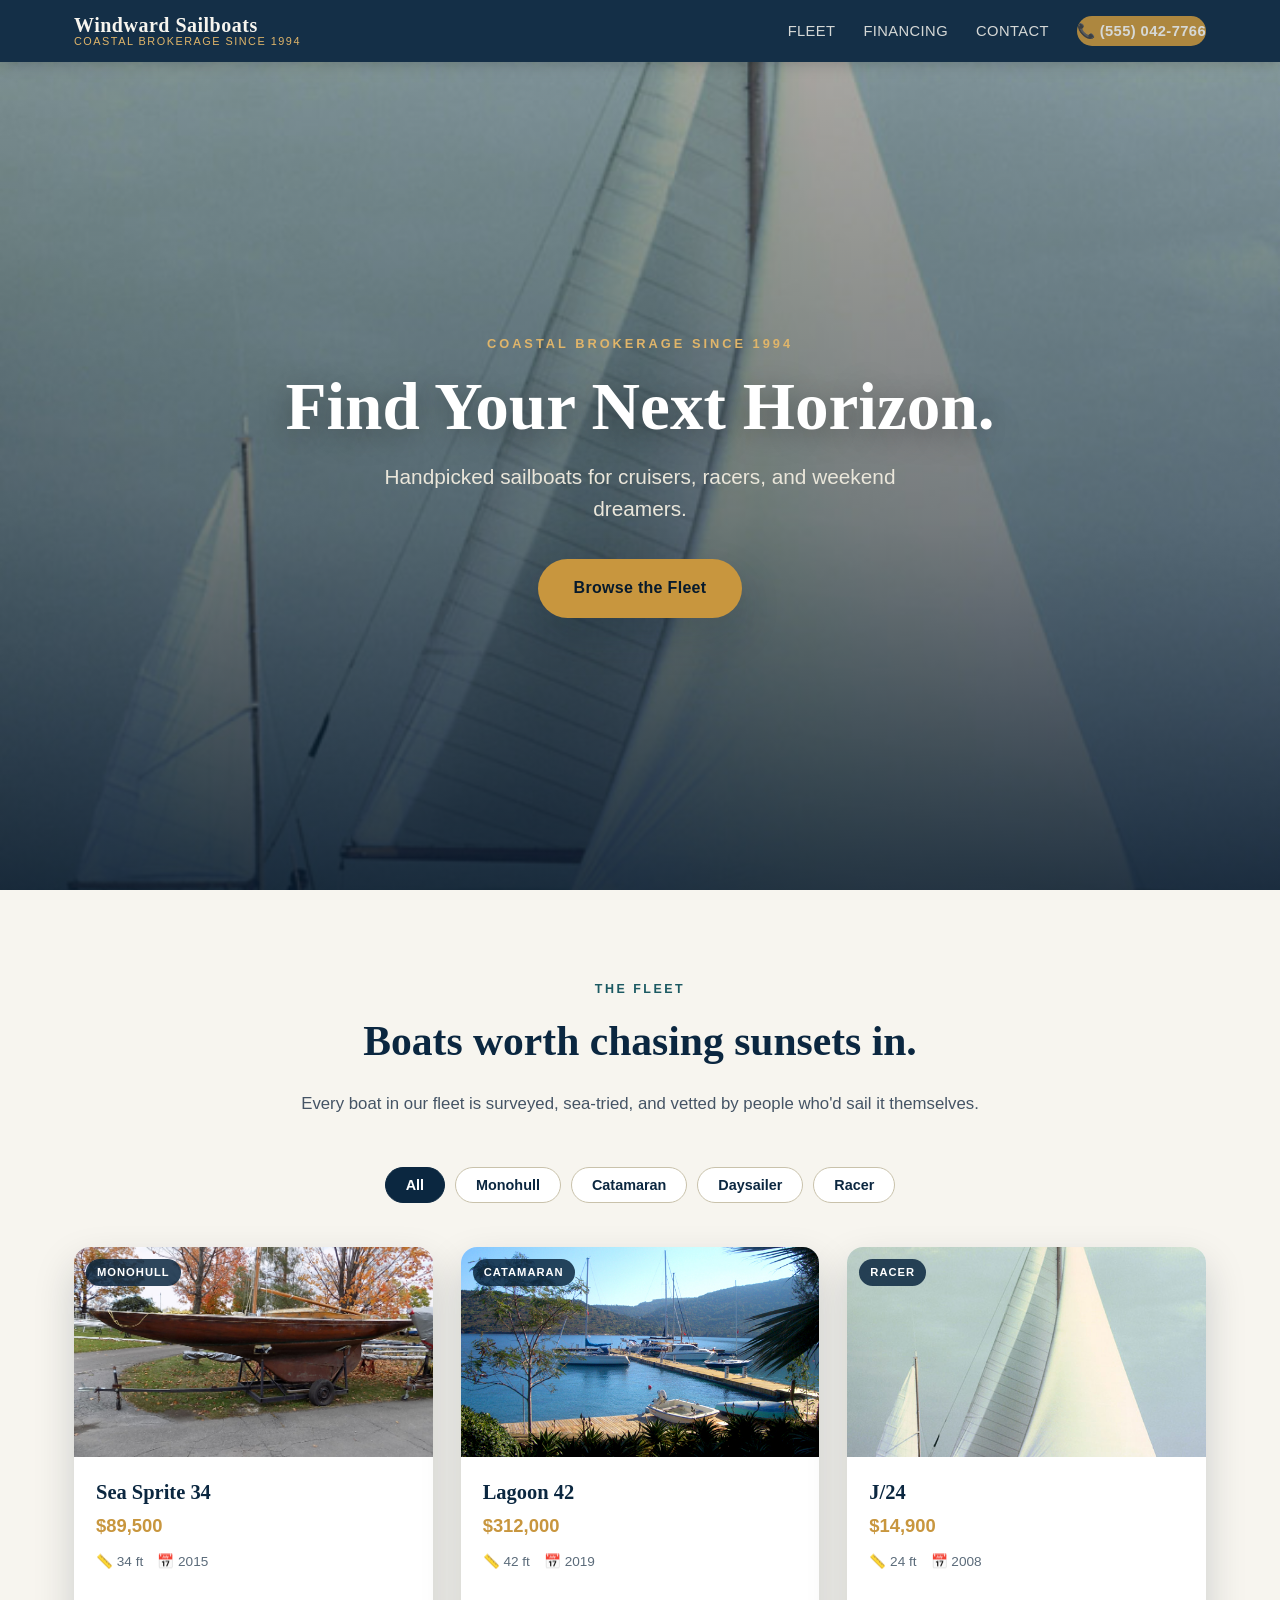
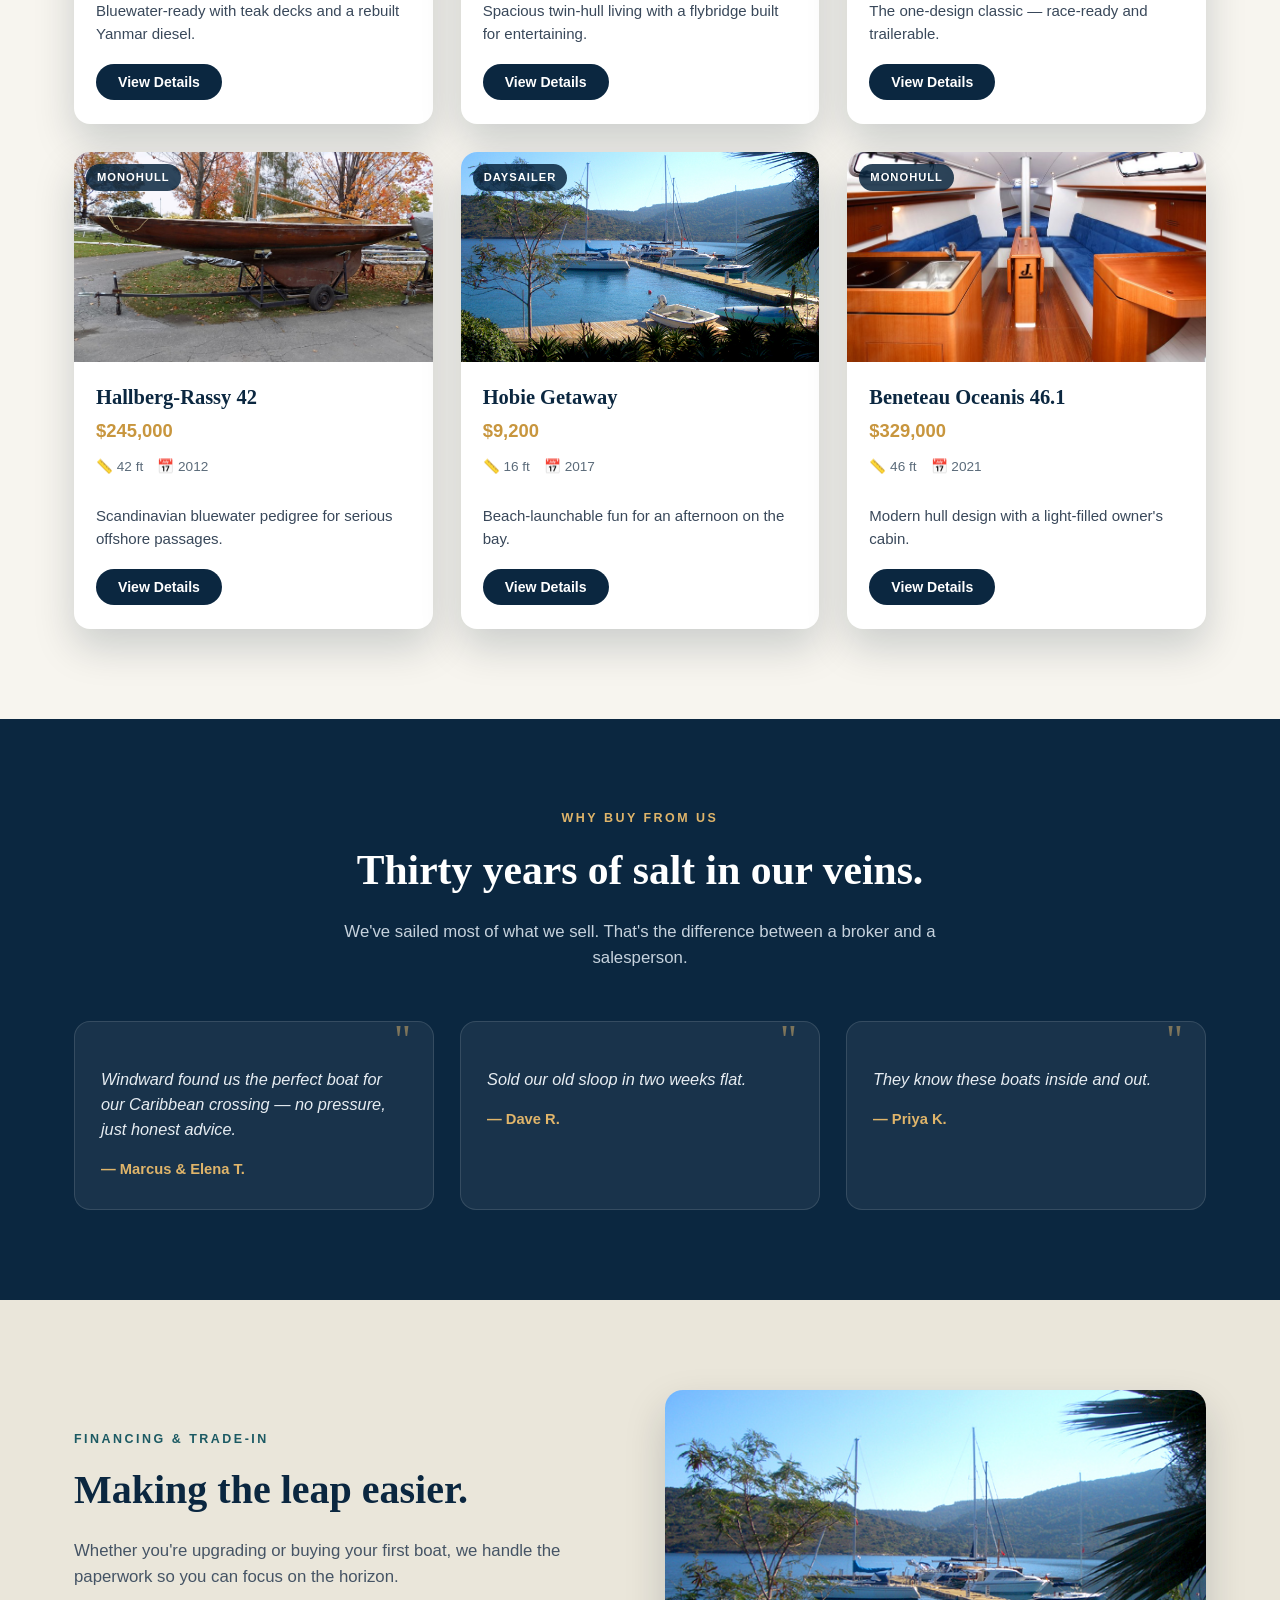
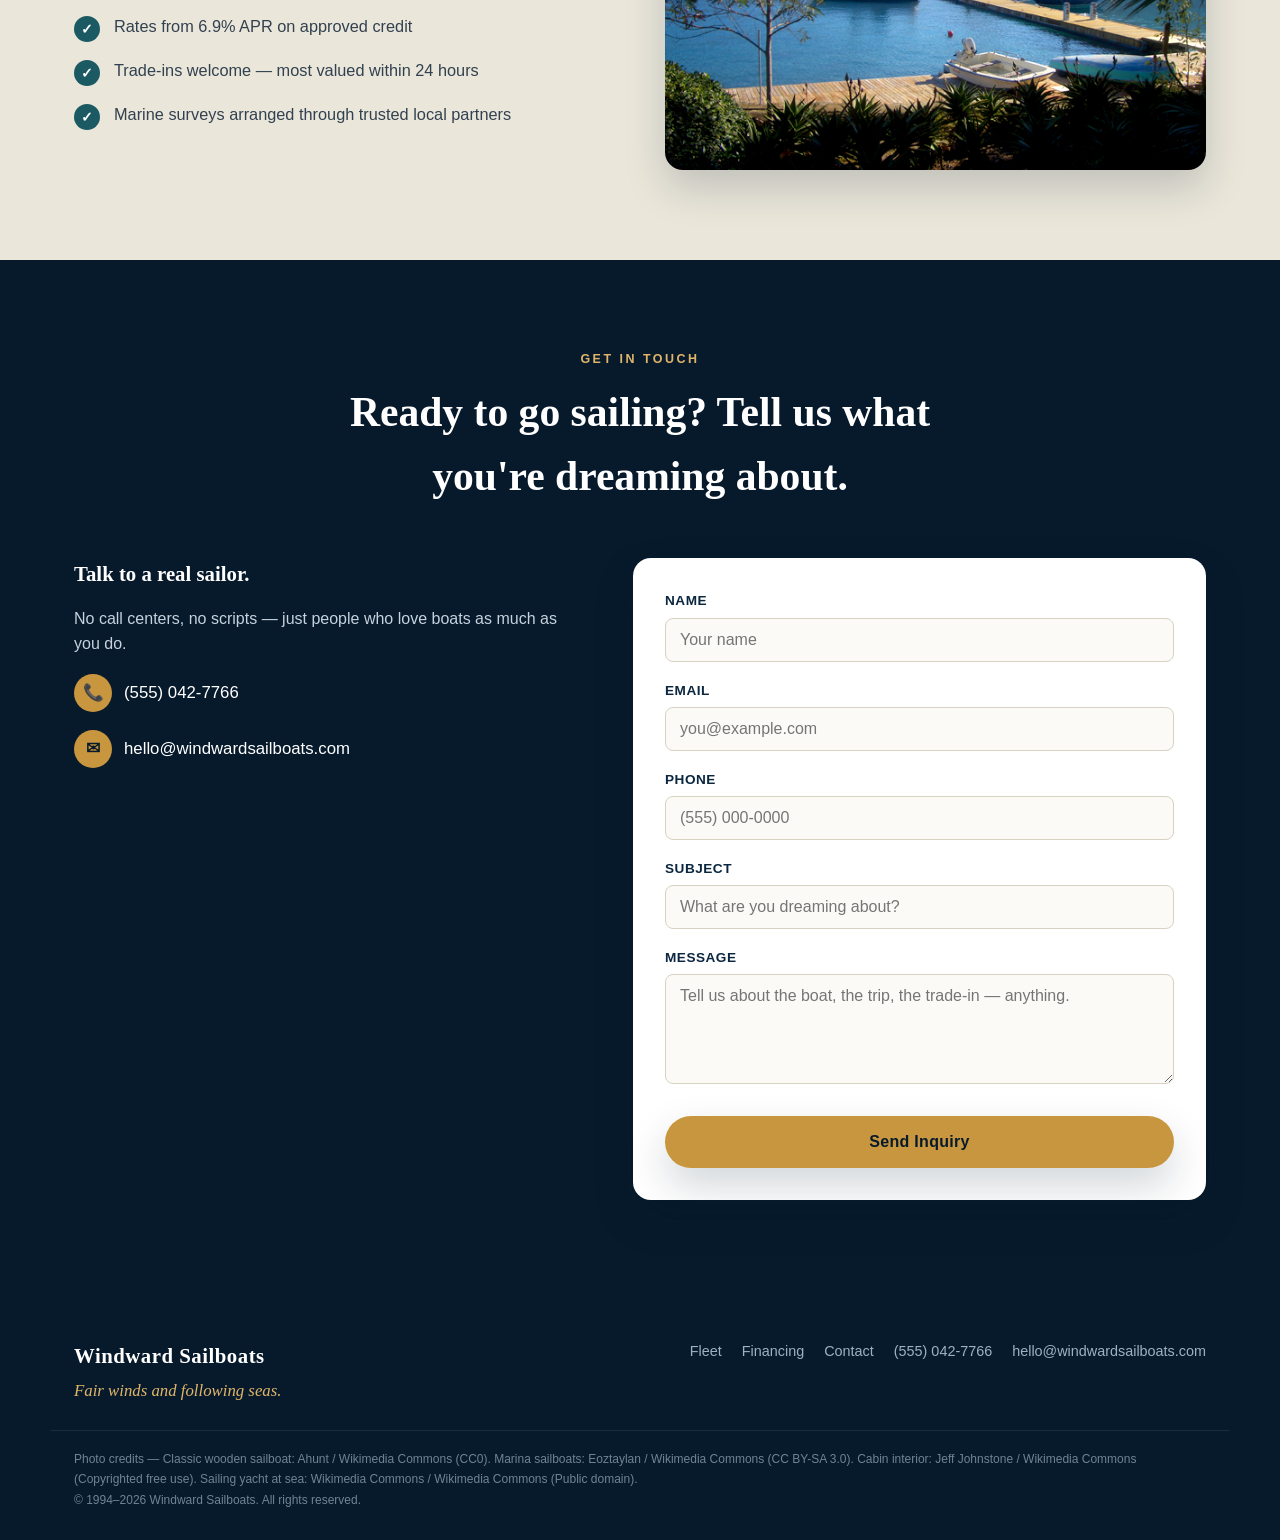
<file: apps/scared-salmon-emu/windward-sailboats/index.html>
<!DOCTYPE html>
<html lang="en">
<head>
<meta charset="UTF-8">
<meta name="viewport" content="width=device-width, initial-scale=1.0">
<title>Windward Sailboats — Coastal Brokerage since 1994</title>
<meta name="description" content="Handpicked sailboats for cruisers, racers, and weekend dreamers. Windward Sailboats, coastal brokerage since 1994.">
<style>
  :root{
    --navy:#0b2740;
    --navy-deep:#071a2c;
    --sail:#f7f5ef;
    --sail-dim:#eae6da;
    --gold:#c8963e;
    --gold-light:#e0b56a;
    --teal:#1c5a63;
    --ink:#16222d;
    --shadow:0 18px 40px rgba(7,26,44,0.18);
    font-size:16px;
  }
  *{box-sizing:border-box;}
  html{scroll-behavior:smooth;}
  body{
    margin:0;
    font-family:'Helvetica Neue',Arial,sans-serif;
    color:var(--ink);
    background:var(--sail);
    line-height:1.55;
  }
  h1,h2,h3,h4{
    font-family:Georgia,'Times New Roman',serif;
    margin:0 0 .4em;
    color:var(--navy);
  }
  a{color:inherit;text-decoration:none;}
  img{display:block;max-width:100%;}
  .container{max-width:1180px;margin:0 auto;padding:0 24px;}
  button{font-family:inherit;cursor:pointer;}

  /* ---------- NAV ---------- */
  header.nav{
    position:sticky;top:0;z-index:1000;
    background:rgba(11,39,64,0.96);
    color:var(--sail);
    backdrop-filter:blur(4px);
    box-shadow:0 2px 14px rgba(0,0,0,0.18);
  }
  .nav-inner{
    display:flex;align-items:center;justify-content:space-between;
    padding:14px 24px;max-width:1180px;margin:0 auto;
  }
  .brand{display:flex;flex-direction:column;line-height:1.1;}
  .brand-name{font-family:Georgia,serif;font-size:1.25rem;font-weight:700;color:var(--sail);letter-spacing:.5px;}
  .brand-sub{font-size:.68rem;letter-spacing:1.5px;text-transform:uppercase;color:var(--gold-light);}
  nav.links{display:flex;align-items:center;gap:28px;}
  nav.links a{
    font-size:.92rem;letter-spacing:.4px;text-transform:uppercase;
    color:var(--sail);opacity:.85;position:relative;padding:4px 0;
  }
  nav.links a:hover{opacity:1;}
  .nav-phone{
    display:flex;align-items:center;gap:8px;
    background:var(--gold);color:var(--navy-deep);
    padding:9px 16px;border-radius:999px;font-weight:700;font-size:.9rem;
    white-space:nowrap;
  }
  .nav-phone:hover{background:var(--gold-light);}
  .hamburger{
    display:none;flex-direction:column;gap:5px;background:none;border:none;padding:6px;
  }
  .hamburger span{width:26px;height:2px;background:var(--sail);border-radius:2px;}

  /* ---------- HERO ---------- */
  .hero{
    position:relative;min-height:92vh;display:flex;align-items:center;
    color:#fff;overflow:hidden;
  }
  .hero-bg{
    position:absolute;inset:0;
    background:linear-gradient(180deg,rgba(7,26,44,.35) 0%,rgba(7,26,44,.55) 55%,rgba(7,26,44,.88) 100%),
      url('assets/sailing-yacht-ocean.jpg') center 60%/cover no-repeat;
  }
  .hero-content{position:relative;z-index:2;padding:0 24px;max-width:760px;margin:0 auto;text-align:center;width:100%;}
  .hero-eyebrow{
    text-transform:uppercase;letter-spacing:3px;font-size:.8rem;color:var(--gold-light);margin-bottom:18px;font-weight:600;
  }
  .hero h1{
    color:#fff;font-size:clamp(2.4rem,6vw,4.2rem);line-height:1.05;margin-bottom:18px;
    text-shadow:0 6px 30px rgba(0,0,0,.35);
  }
  .hero p{
    font-size:clamp(1.05rem,2vw,1.3rem);max-width:560px;margin:0 auto 34px;color:var(--sail-dim);
  }
  .btn{
    display:inline-block;padding:15px 34px;border-radius:999px;font-weight:700;
    font-size:1rem;letter-spacing:.3px;border:2px solid transparent;transition:transform .2s ease, box-shadow .2s ease;
  }
  .btn:hover{transform:translateY(-2px);}
  .btn-gold{background:var(--gold);color:var(--navy-deep);box-shadow:var(--shadow);}
  .btn-gold:hover{background:var(--gold-light);}
  .btn-outline{background:transparent;border-color:rgba(255,255,255,.6);color:#fff;}
  .btn-outline:hover{background:rgba(255,255,255,.12);}
  .btn-navy{background:var(--navy);color:#fff;}
  .btn-navy:hover{background:var(--navy-deep);}

  /* ---------- SECTION GENERIC ---------- */
  section{padding:90px 0;}
  .section-head{text-align:center;max-width:680px;margin:0 auto 50px;}
  .section-head .eyebrow{
    text-transform:uppercase;letter-spacing:2.5px;font-size:.78rem;color:var(--teal);font-weight:700;margin-bottom:10px;
  }
  .section-head h2{font-size:clamp(1.9rem,4vw,2.6rem);}
  .section-head p{color:#455465;font-size:1.05rem;}

  .reveal{opacity:0;transform:translateY(28px);transition:opacity .7s ease, transform .7s ease;}
  .reveal.visible{opacity:1;transform:translateY(0);}

  /* ---------- FLEET ---------- */
  #fleet{background:var(--sail);}
  .filter-bar{
    display:flex;justify-content:center;flex-wrap:wrap;gap:10px;margin-bottom:44px;
  }
  .filter-btn{
    border:1.5px solid #c9c2ab;background:#fff;color:var(--navy);
    padding:9px 20px;border-radius:999px;font-size:.9rem;font-weight:600;
    transition:all .2s ease;
  }
  .filter-btn:hover{border-color:var(--teal);}
  .filter-btn.active{background:var(--navy);color:#fff;border-color:var(--navy);}

  .fleet-grid{
    display:grid;grid-template-columns:repeat(3,1fr);gap:28px;
  }
  .boat-card{
    background:#fff;border-radius:16px;overflow:hidden;box-shadow:var(--shadow);
    display:flex;flex-direction:column;transition:transform .25s ease, box-shadow .25s ease;
  }
  .boat-card:hover{transform:translateY(-6px);box-shadow:0 26px 50px rgba(7,26,44,.24);}
  .boat-card .thumb{height:210px;overflow:hidden;position:relative;}
  .boat-card .thumb img{width:100%;height:100%;object-fit:cover;}
  .boat-type-tag{
    position:absolute;top:12px;left:12px;background:rgba(11,39,64,.85);color:#fff;
    font-size:.7rem;text-transform:uppercase;letter-spacing:1px;padding:5px 11px;border-radius:999px;font-weight:600;
  }
  .boat-body{padding:20px 22px 24px;display:flex;flex-direction:column;flex:1;}
  .boat-body h3{font-size:1.28rem;margin-bottom:4px;}
  .boat-price{color:var(--gold);font-weight:700;font-size:1.15rem;margin-bottom:10px;}
  .boat-meta{display:flex;gap:14px;font-size:.85rem;color:#5b6b7a;margin-bottom:12px;}
  .boat-meta span{display:flex;align-items:center;gap:5px;}
  .boat-pitch{color:#39485a;font-size:.94rem;flex:1;margin-bottom:18px;}
  .card-btn{
    align-self:flex-start;background:var(--navy);color:#fff;padding:10px 22px;
    border-radius:999px;font-size:.88rem;font-weight:700;border:none;transition:background .2s ease;
  }
  .card-btn:hover{background:var(--teal);}

  /* ---------- MODAL ---------- */
  .modal-overlay{
    position:fixed;inset:0;background:rgba(7,17,28,.72);display:none;
    align-items:center;justify-content:center;z-index:2000;padding:20px;
  }
  .modal-overlay.open{display:flex;}
  .modal{
    background:#fff;border-radius:18px;max-width:760px;width:100%;max-height:88vh;overflow-y:auto;
    position:relative;box-shadow:0 30px 80px rgba(0,0,0,.4);
  }
  .modal img{width:100%;height:320px;object-fit:cover;border-radius:18px 18px 0 0;}
  .modal-close{
    position:absolute;top:14px;right:14px;background:rgba(11,39,64,.85);color:#fff;
    border:none;width:36px;height:36px;border-radius:50%;font-size:1.2rem;line-height:1;z-index:5;
  }
  .modal-body{padding:30px 32px 34px;}
  .modal-body .boat-type-tag{position:static;display:inline-block;background:var(--teal);margin-bottom:12px;}
  .modal-price{color:var(--gold);font-weight:700;font-size:1.4rem;margin-bottom:6px;}
  .modal-meta{display:flex;gap:22px;color:#5b6b7a;margin-bottom:18px;font-size:.95rem;flex-wrap:wrap;}
  .modal-desc{color:#39485a;margin-bottom:26px;font-size:1.02rem;}

  /* ---------- WHY BUY / TESTIMONIALS ---------- */
  #why{background:var(--navy);color:var(--sail-dim);}
  #why .section-head h2{color:#fff;}
  #why .section-head p{color:#c6d2dd;}
  #why .section-head .eyebrow{color:var(--gold-light);}
  .testimonial-grid{display:grid;grid-template-columns:repeat(3,1fr);gap:26px;}
  .testimonial{
    background:rgba(255,255,255,.06);border:1px solid rgba(255,255,255,.12);
    border-radius:16px;padding:28px 26px;position:relative;
  }
  .testimonial p{font-size:1.02rem;font-style:italic;color:#e7edf2;margin-bottom:16px;}
  .testimonial .quote-mark{font-family:Georgia,serif;font-size:2.6rem;color:var(--gold-light);line-height:0;position:absolute;top:18px;right:22px;opacity:.5;}
  .testimonial-author{font-weight:700;color:var(--gold-light);font-size:.92rem;}

  /* ---------- FINANCING ---------- */
  #financing{background:var(--sail-dim);}
  .financing-wrap{display:flex;gap:50px;align-items:center;flex-wrap:wrap;}
  .financing-copy{flex:1;min-width:280px;}
  .financing-copy h2{font-size:clamp(1.9rem,4vw,2.5rem);}
  .financing-list{list-style:none;padding:0;margin:24px 0 0;display:flex;flex-direction:column;gap:16px;}
  .financing-list li{
    display:flex;gap:14px;align-items:flex-start;font-size:1.02rem;color:#324150;
  }
  .financing-list .tick{
    flex:none;width:26px;height:26px;border-radius:50%;background:var(--teal);color:#fff;
    display:flex;align-items:center;justify-content:center;font-size:.85rem;font-weight:700;margin-top:2px;
  }
  .financing-photo{flex:1;min-width:280px;border-radius:18px;overflow:hidden;box-shadow:var(--shadow);}
  .financing-photo img{height:380px;width:100%;object-fit:cover;}

  /* ---------- CONTACT ---------- */
  #contact{background:var(--navy-deep);color:var(--sail-dim);}
  #contact .section-head h2{color:#fff;}
  #contact .section-head p{color:#c6d2dd;}
  #contact .section-head .eyebrow{color:var(--gold-light);}
  .contact-wrap{display:flex;gap:50px;flex-wrap:wrap;}
  .contact-info{flex:1;min-width:260px;}
  .contact-info h3{color:#fff;font-size:1.3rem;}
  .contact-info p{color:#c6d2dd;}
  .contact-detail{display:flex;align-items:center;gap:12px;margin:18px 0;font-size:1.05rem;color:#fff;}
  .contact-detail .icon{
    width:38px;height:38px;border-radius:50%;background:var(--gold);color:var(--navy-deep);
    display:flex;align-items:center;justify-content:center;flex:none;font-weight:700;
  }
  form#contact-form{
    flex:1;min-width:300px;background:#fff;border-radius:18px;padding:32px;box-shadow:var(--shadow);
  }
  form#contact-form label{
    display:block;font-size:.85rem;font-weight:700;color:var(--navy);margin-bottom:6px;text-transform:uppercase;letter-spacing:.5px;
  }
  form#contact-form .field{margin-bottom:18px;}
  form#contact-form input,form#contact-form textarea{
    width:100%;padding:12px 14px;border:1.5px solid #d7d2c2;border-radius:8px;font-size:1rem;font-family:inherit;
    background:#fbfaf6;color:var(--ink);
  }
  form#contact-form input:focus,form#contact-form textarea:focus{outline:none;border-color:var(--teal);}
  form#contact-form textarea{min-height:110px;resize:vertical;}
  .error-msg{color:#b5233a;font-size:.82rem;margin-top:5px;display:none;}
  .field.invalid input,.field.invalid textarea{border-color:#b5233a;}
  .field.invalid .error-msg{display:block;}
  .confirmation{
    display:none;background:#e5f3ea;border:1.5px solid #2f8d5b;color:#1f6b42;
    padding:18px 20px;border-radius:10px;margin-top:16px;font-weight:600;
  }
  .confirmation.show{display:block;}
  #contact-form button{width:100%;margin-top:6px;}

  /* ---------- FOOTER ---------- */
  footer{background:var(--navy-deep);color:#9db1c1;padding:50px 0 30px;font-size:.9rem;}
  .footer-inner{display:flex;justify-content:space-between;flex-wrap:wrap;gap:30px;}
  footer .brand-name{color:#fff;}
  .footer-tagline{font-family:Georgia,serif;font-style:italic;color:var(--gold-light);font-size:1.05rem;margin-top:6px;}
  .footer-credits{margin-top:26px;font-size:.75rem;color:#6f8394;line-height:1.7;border-top:1px solid rgba(255,255,255,.08);padding-top:18px;}
  .footer-nav{display:flex;gap:20px;flex-wrap:wrap;}
  .footer-nav a:hover{color:#fff;}

  /* ---------- RESPONSIVE ---------- */
  @media (max-width:900px){
    .fleet-grid{grid-template-columns:repeat(2,1fr);}
    .testimonial-grid{grid-template-columns:1fr;}
  }
  @media (max-width:720px){
    nav.links{
      position:absolute;top:100%;left:0;right:0;background:var(--navy);
      flex-direction:column;align-items:flex-start;padding:18px 24px;gap:16px;
      display:none;box-shadow:0 12px 24px rgba(0,0,0,.3);
    }
    nav.links.open{display:flex;}
    .hamburger{display:flex;}
    .nav-phone{display:none;}
    .fleet-grid{grid-template-columns:1fr;}
    section{padding:64px 0;}
    .financing-wrap,.contact-wrap{gap:34px;}
  }
</style>
</head>
<body>

<header class="nav">
  <div class="nav-inner">
    <div class="brand">
      <span class="brand-name">Windward Sailboats</span>
      <span class="brand-sub">Coastal Brokerage since 1994</span>
    </div>
    <nav class="links" id="nav-links">
      <a href="#fleet">Fleet</a>
      <a href="#financing">Financing</a>
      <a href="#contact">Contact</a>
      <a class="nav-phone" href="tel:+15550427766">📞 (555) 042-7766</a>
    </nav>
    <button class="hamburger" id="hamburger" aria-label="Toggle menu">
      <span></span><span></span><span></span>
    </button>
  </div>
</header>

<section class="hero">
  <div class="hero-bg"></div>
  <div class="hero-content">
    <div class="hero-eyebrow">Coastal Brokerage Since 1994</div>
    <h1>Find Your Next Horizon.</h1>
    <p>Handpicked sailboats for cruisers, racers, and weekend dreamers.</p>
    <a href="#fleet" class="btn btn-gold">Browse the Fleet</a>
  </div>
</section>

<section id="fleet">
  <div class="container">
    <div class="section-head reveal">
      <div class="eyebrow">The Fleet</div>
      <h2>Boats worth chasing sunsets in.</h2>
      <p>Every boat in our fleet is surveyed, sea-tried, and vetted by people who'd sail it themselves.</p>
    </div>
    <div class="filter-bar reveal" id="filter-bar">
      <button class="filter-btn active" data-type="All">All</button>
      <button class="filter-btn" data-type="Monohull">Monohull</button>
      <button class="filter-btn" data-type="Catamaran">Catamaran</button>
      <button class="filter-btn" data-type="Daysailer">Daysailer</button>
      <button class="filter-btn" data-type="Racer">Racer</button>
    </div>
    <div class="fleet-grid" id="fleet-grid"></div>
  </div>
</section>

<div class="modal-overlay" id="modal-overlay">
  <div class="modal">
    <button class="modal-close" id="modal-close">✕</button>
    <div id="modal-content"></div>
  </div>
</div>

<section id="why">
  <div class="container">
    <div class="section-head reveal">
      <div class="eyebrow">Why Buy From Us</div>
      <h2>Thirty years of salt in our veins.</h2>
      <p>We've sailed most of what we sell. That's the difference between a broker and a salesperson.</p>
    </div>
    <div class="testimonial-grid reveal">
      <div class="testimonial">
        <span class="quote-mark">"</span>
        <p>Windward found us the perfect boat for our Caribbean crossing — no pressure, just honest advice.</p>
        <div class="testimonial-author">— Marcus &amp; Elena T.</div>
      </div>
      <div class="testimonial">
        <span class="quote-mark">"</span>
        <p>Sold our old sloop in two weeks flat.</p>
        <div class="testimonial-author">— Dave R.</div>
      </div>
      <div class="testimonial">
        <span class="quote-mark">"</span>
        <p>They know these boats inside and out.</p>
        <div class="testimonial-author">— Priya K.</div>
      </div>
    </div>
  </div>
</section>

<section id="financing">
  <div class="container">
    <div class="financing-wrap">
      <div class="financing-copy reveal">
        <div class="eyebrow" style="color:var(--teal);text-transform:uppercase;letter-spacing:2.5px;font-size:.78rem;font-weight:700;margin-bottom:10px;">Financing &amp; Trade-In</div>
        <h2>Making the leap easier.</h2>
        <p style="color:#455465;font-size:1.05rem;">Whether you're upgrading or buying your first boat, we handle the paperwork so you can focus on the horizon.</p>
        <ul class="financing-list">
          <li><span class="tick">✓</span> Rates from 6.9% APR on approved credit</li>
          <li><span class="tick">✓</span> Trade-ins welcome — most valued within 24 hours</li>
          <li><span class="tick">✓</span> Marine surveys arranged through trusted local partners</li>
        </ul>
      </div>
      <div class="financing-photo reveal">
        <img src="assets/marina-sailboats-white.jpg" alt="Multiple white-hulled sailboats moored at a waterfront marina with clear blue water and masts visible" loading="lazy">
      </div>
    </div>
  </div>
</section>

<section id="contact">
  <div class="container">
    <div class="section-head reveal">
      <div class="eyebrow">Get In Touch</div>
      <h2>Ready to go sailing? Tell us what you're dreaming about.</h2>
    </div>
    <div class="contact-wrap reveal">
      <div class="contact-info">
        <h3>Talk to a real sailor.</h3>
        <p>No call centers, no scripts — just people who love boats as much as you do.</p>
        <div class="contact-detail"><span class="icon">📞</span> <a href="tel:+15550427766">(555) 042-7766</a></div>
        <div class="contact-detail"><span class="icon">✉</span> <a href="mailto:hello@windwardsailboats.com">hello@windwardsailboats.com</a></div>
      </div>
      <form id="contact-form" novalidate>
        <div class="field" id="field-name">
          <label for="name">Name</label>
          <input type="text" id="name" name="name" placeholder="Your name">
          <div class="error-msg">Please tell us your name.</div>
        </div>
        <div class="field" id="field-email">
          <label for="email">Email</label>
          <input type="email" id="email" name="email" placeholder="you@example.com">
          <div class="error-msg">Please enter a valid email address.</div>
        </div>
        <div class="field" id="field-phone">
          <label for="phone">Phone</label>
          <input type="tel" id="phone" name="phone" placeholder="(555) 000-0000">
          <div class="error-msg">Please enter a valid phone number.</div>
        </div>
        <div class="field" id="field-subject">
          <label for="subject">Subject</label>
          <input type="text" id="subject" name="subject" placeholder="What are you dreaming about?">
        </div>
        <div class="field" id="field-message">
          <label for="message">Message</label>
          <textarea id="message" name="message" placeholder="Tell us about the boat, the trip, the trade-in — anything."></textarea>
          <div class="error-msg">Please add a short message.</div>
        </div>
        <button type="submit" class="btn btn-gold">Send Inquiry</button>
        <div class="confirmation" id="confirmation">⛵ Thanks — your message is aboard! We'll be in touch within one business day.</div>
      </form>
    </div>
  </div>
</section>

<footer>
  <div class="container footer-inner">
    <div>
      <div class="brand-name" style="font-family:Georgia,serif;font-size:1.3rem;font-weight:700;">Windward Sailboats</div>
      <div class="footer-tagline">Fair winds and following seas.</div>
    </div>
    <nav class="footer-nav">
      <a href="#fleet">Fleet</a>
      <a href="#financing">Financing</a>
      <a href="#contact">Contact</a>
      <a href="tel:+15550427766">(555) 042-7766</a>
      <a href="mailto:hello@windwardsailboats.com">hello@windwardsailboats.com</a>
    </nav>
  </div>
  <div class="container footer-credits">
    Photo credits — Classic wooden sailboat: Ahunt / Wikimedia Commons (CC0). Marina sailboats: Eoztaylan / Wikimedia Commons (CC BY-SA 3.0). Cabin interior: Jeff Johnstone / Wikimedia Commons (Copyrighted free use). Sailing yacht at sea: Wikimedia Commons / Wikimedia Commons (Public domain).
    <br>© 1994–2026 Windward Sailboats. All rights reserved.
  </div>
</footer>

<script>
  // ---------- Fleet data ----------
  const boats = [
    {
      id: "sea-sprite-34",
      name: "Sea Sprite 34",
      type: "Monohull",
      price: 89500,
      lengthFt: 34,
      year: 2015,
      tagline: "Bluewater-ready with teak decks and a rebuilt Yanmar diesel.",
      image: "assets/wooden-sailboat-classic.jpg",
      imageAlt: "A classic wooden sailing vessel with dark hull and traditional rigging, photographed on calm water under sail",
      description: "The Sea Sprite 34 has crossed oceans and still turns heads at the dock. Her teak decks were restored two seasons ago and the rebuilt Yanmar diesel has under 200 hours on it. A proven passage-maker for anyone dreaming past the horizon."
    },
    {
      id: "lagoon-42",
      name: "Lagoon 42",
      type: "Catamaran",
      price: 312000,
      lengthFt: 42,
      year: 2019,
      tagline: "Spacious twin-hull living with a flybridge built for entertaining.",
      image: "assets/marina-sailboats-white.jpg",
      imageAlt: "Multiple white-hulled sailboats moored at a waterfront marina with clear blue water and masts visible",
      description: "This Lagoon 42 trades cramped cabins for wide-open living — four staterooms, a raised flybridge helm, and a cockpit made for sundowners. She's stable at anchor and forgiving underway, ideal for family cruising or chartering."
    },
    {
      id: "j24",
      name: "J/24",
      type: "Racer",
      price: 14900,
      lengthFt: 24,
      year: 2008,
      tagline: "The one-design classic — race-ready and trailerable.",
      image: "assets/sailing-yacht-ocean.jpg",
      imageAlt: "A large sailing yacht at sea with full white sails deployed, photographed on open ocean waters",
      description: "There's a reason the J/24 built one-design racing worldwide. Light, quick to plane, and simple to trailer to the next regatta, this one comes with a recent suit of sails and a well-maintained rig. Ready to line up at the start."
    },
    {
      id: "hallberg-rassy-42",
      name: "Hallberg-Rassy 42",
      type: "Monohull",
      price: 245000,
      lengthFt: 42,
      year: 2012,
      tagline: "Scandinavian bluewater pedigree for serious offshore passages.",
      image: "assets/wooden-sailboat-classic.jpg",
      imageAlt: "A classic wooden sailing vessel with dark hull and traditional rigging, photographed on calm water under sail",
      description: "Built for the North Sea and happiest offshore, this Hallberg-Rassy 42 combines a solid, seakindly hull with a protected center cockpit. Fit and finish are exactly what you'd expect from Sweden's most trusted yard."
    },
    {
      id: "hobie-getaway",
      name: "Hobie Getaway",
      type: "Daysailer",
      price: 9200,
      lengthFt: 16,
      year: 2017,
      tagline: "Beach-launchable fun for an afternoon on the bay.",
      image: "assets/marina-sailboats-white.jpg",
      imageAlt: "Multiple white-hulled sailboats moored at a waterfront marina with clear blue water and masts visible",
      description: "Light enough to launch straight off the beach and stable enough for the whole family, the Hobie Getaway is pure grins-per-gallon fun — except there's no gallon, just wind. Trampoline deck included for lounging between tacks."
    },
    {
      id: "beneteau-oceanis-461",
      name: "Beneteau Oceanis 46.1",
      type: "Monohull",
      price: 329000,
      lengthFt: 46,
      year: 2021,
      tagline: "Modern hull design with a light-filled owner's cabin.",
      image: "assets/sailboat-cabin-interior.jpg",
      imageAlt: "Interior cabin view of a sailing yacht showing cabin furnishings, seating, and living quarters",
      description: "The Oceanis 46.1 pairs a chined, high-performance hull with an owner's cabin that feels more like a boutique hotel than a boat — huge windows, real headroom, and a walk-around island berth. Nearly new and immaculately kept."
    }
  ];

  let activeFilter = "All";

  const fleetGrid = document.getElementById("fleet-grid");
  const filterBar = document.getElementById("filter-bar");

  function money(n){
    return "$" + n.toLocaleString("en-US");
  }

  function renderFleet(){
    const filtered = activeFilter === "All" ? boats : boats.filter(b => b.type === activeFilter);
    fleetGrid.innerHTML = filtered.map(b => `
      <div class="boat-card reveal visible">
        <div class="thumb">
          <span class="boat-type-tag">${b.type}</span>
          <img src="${b.image}" alt="${b.imageAlt}" loading="lazy">
        </div>
        <div class="boat-body">
          <h3>${b.name}</h3>
          <div class="boat-price">${money(b.price)}</div>
          <div class="boat-meta">
            <span>📏 ${b.lengthFt} ft</span>
            <span>📅 ${b.year}</span>
          </div>
          <p class="boat-pitch">${b.tagline}</p>
          <button class="card-btn" data-id="${b.id}">View Details</button>
        </div>
      </div>
    `).join("");
  }

  filterBar.addEventListener("click", (e) => {
    const btn = e.target.closest(".filter-btn");
    if(!btn) return;
    activeFilter = btn.dataset.type;
    document.querySelectorAll(".filter-btn").forEach(b => b.classList.remove("active"));
    btn.classList.add("active");
    renderFleet();
  });

  renderFleet();

  // ---------- Modal ----------
  const overlay = document.getElementById("modal-overlay");
  const modalContent = document.getElementById("modal-content");
  const modalClose = document.getElementById("modal-close");

  function openModal(boat){
    modalContent.innerHTML = `
      <img src="${boat.image}" alt="${boat.imageAlt}">
      <div class="modal-body">
        <span class="boat-type-tag">${boat.type}</span>
        <h2>${boat.name}</h2>
        <div class="modal-price">${money(boat.price)}</div>
        <div class="modal-meta">
          <span>📏 Length: ${boat.lengthFt} ft</span>
          <span>📅 Year: ${boat.year}</span>
          <span>⛵ Type: ${boat.type}</span>
        </div>
        <p class="modal-desc">${boat.description}</p>
        <button class="btn btn-navy" id="inquire-btn" data-name="${boat.name}">Inquire About This Boat</button>
      </div>
    `;
    overlay.classList.add("open");
    document.body.style.overflow = "hidden";
  }

  function closeModal(){
    overlay.classList.remove("open");
    document.body.style.overflow = "";
  }

  fleetGrid.addEventListener("click", (e) => {
    const btn = e.target.closest(".card-btn");
    if(!btn) return;
    const boat = boats.find(b => b.id === btn.dataset.id);
    if(boat) openModal(boat);
  });

  modalClose.addEventListener("click", closeModal);
  overlay.addEventListener("click", (e) => { if(e.target === overlay) closeModal(); });
  document.addEventListener("keydown", (e) => { if(e.key === "Escape") closeModal(); });

  modalContent.addEventListener("click", (e) => {
    const btn = e.target.closest("#inquire-btn");
    if(!btn) return;
    closeModal();
    const subjectField = document.getElementById("subject");
    const messageField = document.getElementById("message");
    subjectField.value = `Inquiry: ${btn.dataset.name}`;
    if(!messageField.value){
      messageField.value = `Hi, I'd like to know more about the ${btn.dataset.name}. Please send details and availability.`;
    }
    document.getElementById("contact").scrollIntoView({ behavior: "smooth" });
    document.getElementById("name").focus();
  });

  // ---------- Contact form validation ----------
  const form = document.getElementById("contact-form");
  const confirmation = document.getElementById("confirmation");

  function setError(fieldId, invalid){
    const field = document.getElementById(fieldId);
    field.classList.toggle("invalid", invalid);
  }

  form.addEventListener("submit", (e) => {
    e.preventDefault();
    const name = document.getElementById("name").value.trim();
    const email = document.getElementById("email").value.trim();
    const phone = document.getElementById("phone").value.trim();
    const message = document.getElementById("message").value.trim();

    const emailOk = /^[^\s@]+@[^\s@]+\.[^\s@]+$/.test(email);
    const phoneOk = phone === "" || /^[0-9()+\-.\s]{7,}$/.test(phone);

    let valid = true;
    if(name.length < 2){ setError("field-name", true); valid = false; } else { setError("field-name", false); }
    if(!emailOk){ setError("field-email", true); valid = false; } else { setError("field-email", false); }
    if(!phoneOk){ setError("field-phone", true); valid = false; } else { setError("field-phone", false); }
    if(message.length < 5){ setError("field-message", true); valid = false; } else { setError("field-message", false); }

    if(!valid){
      confirmation.classList.remove("show");
      return;
    }

    confirmation.classList.add("show");
    form.reset();
    confirmation.scrollIntoView({ behavior: "smooth", block: "nearest" });
  });

  // ---------- Hamburger ----------
  const hamburger = document.getElementById("hamburger");
  const navLinks = document.getElementById("nav-links");
  hamburger.addEventListener("click", () => navLinks.classList.toggle("open"));
  navLinks.addEventListener("click", (e) => {
    if(e.target.tagName === "A") navLinks.classList.remove("open");
  });

  // ---------- Scroll reveal ----------
  const revealEls = document.querySelectorAll(".reveal");
  const observer = new IntersectionObserver((entries) => {
    entries.forEach(entry => {
      if(entry.isIntersecting){
        entry.target.classList.add("visible");
        observer.unobserve(entry.target);
      }
    });
  }, { threshold: 0.15 });
  revealEls.forEach(el => observer.observe(el));
</script>
</body>
</html>
</file>
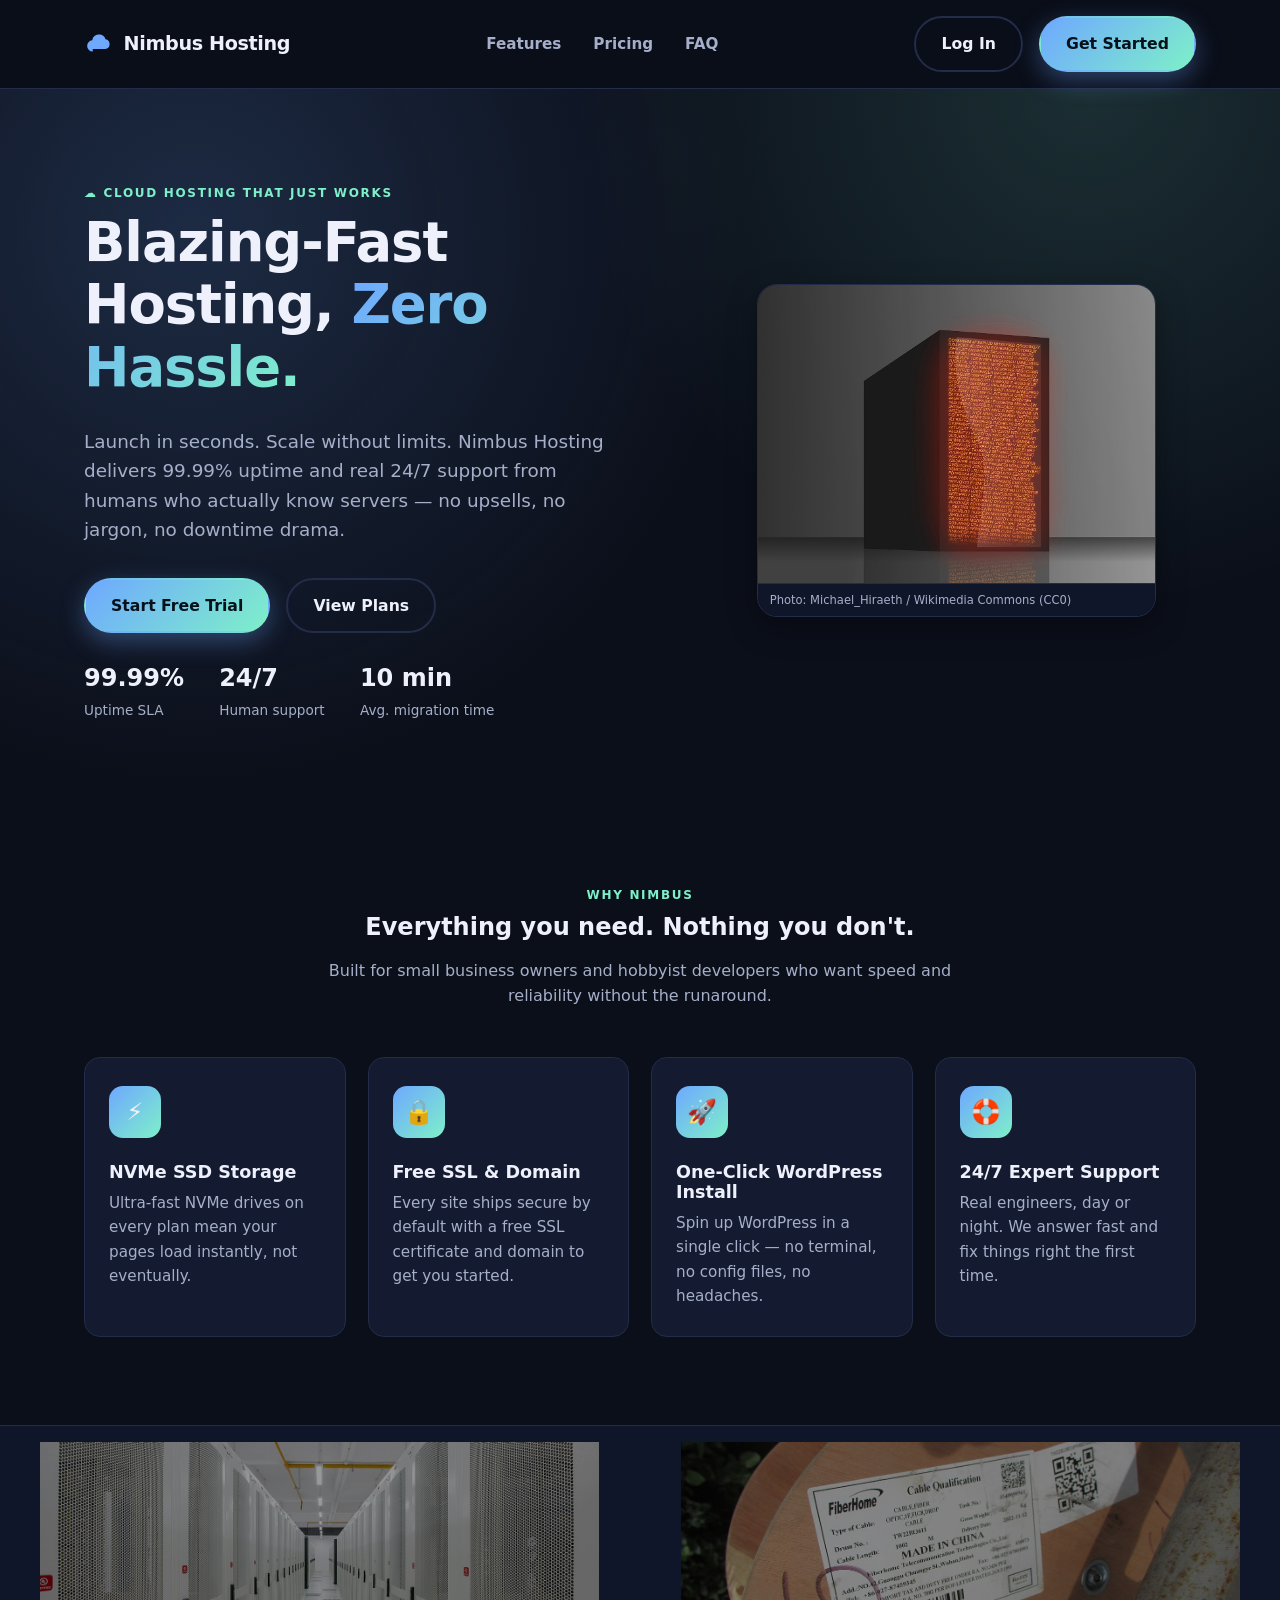
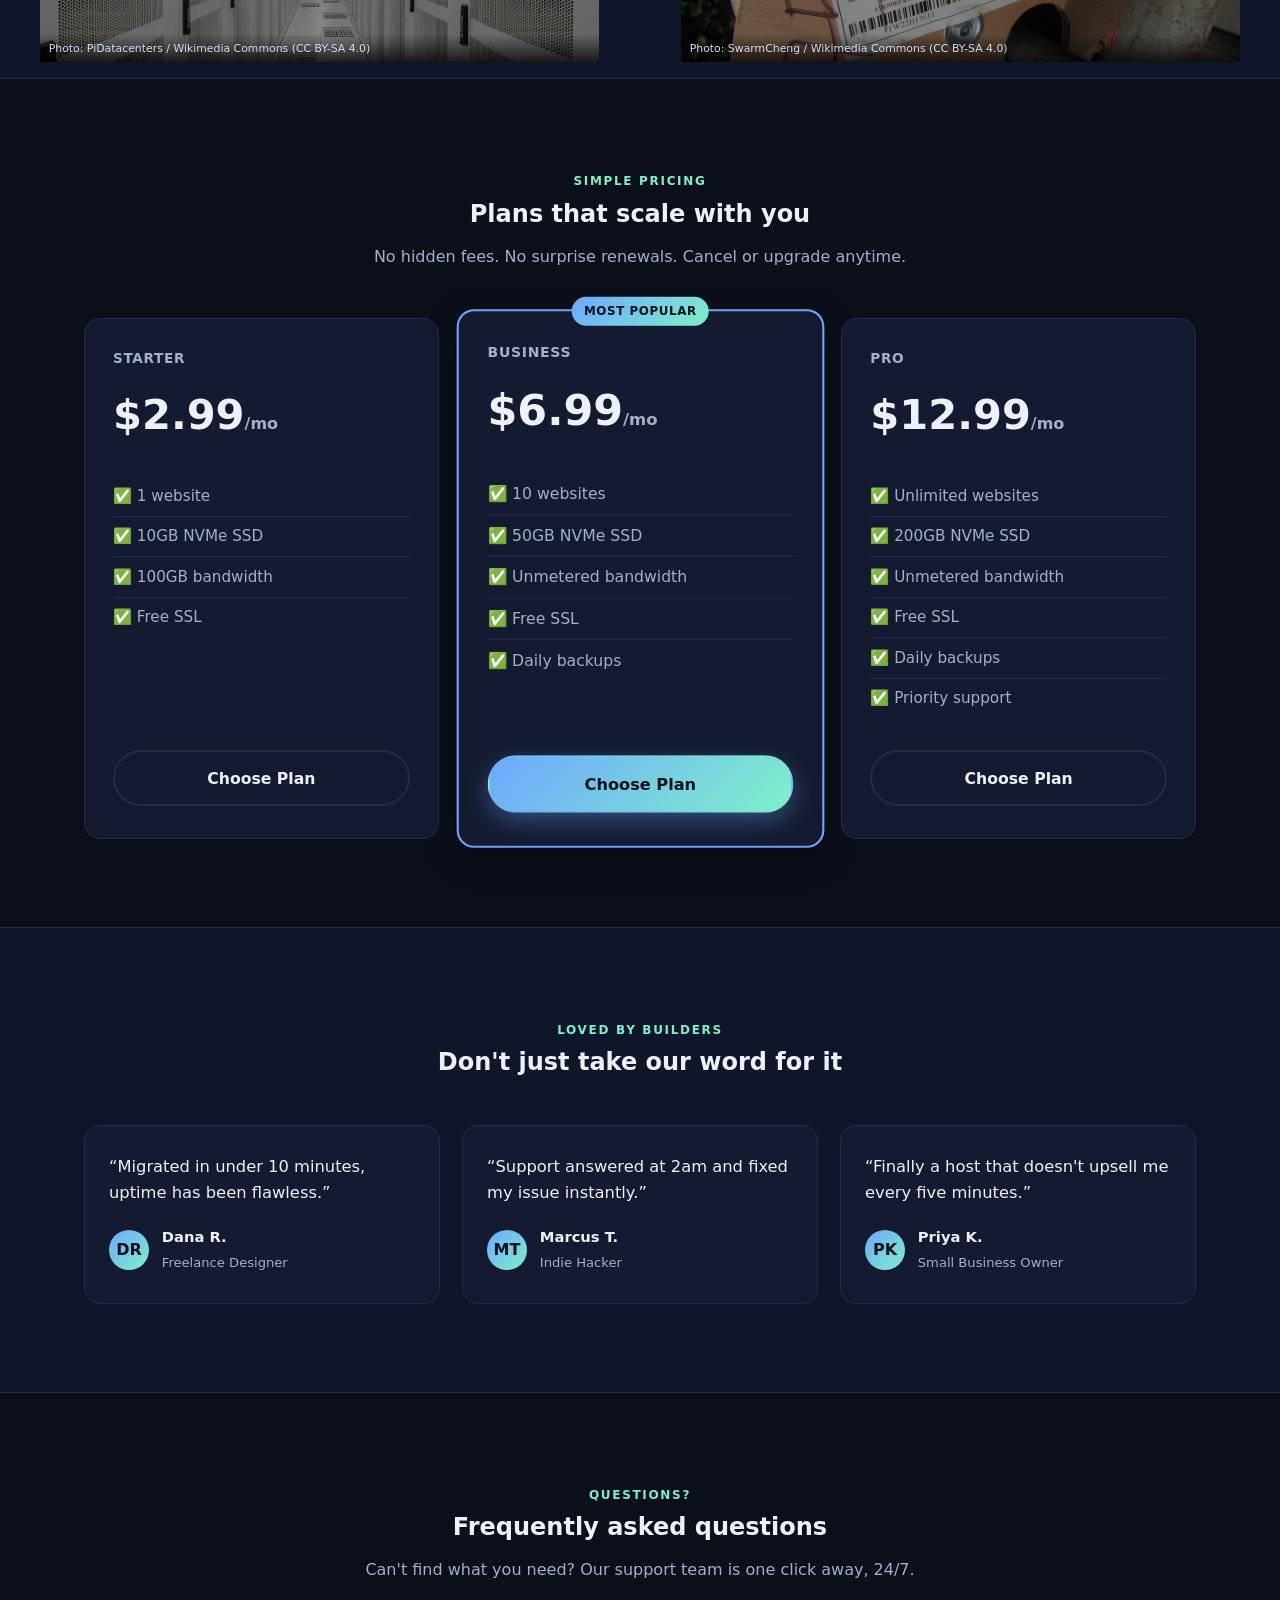
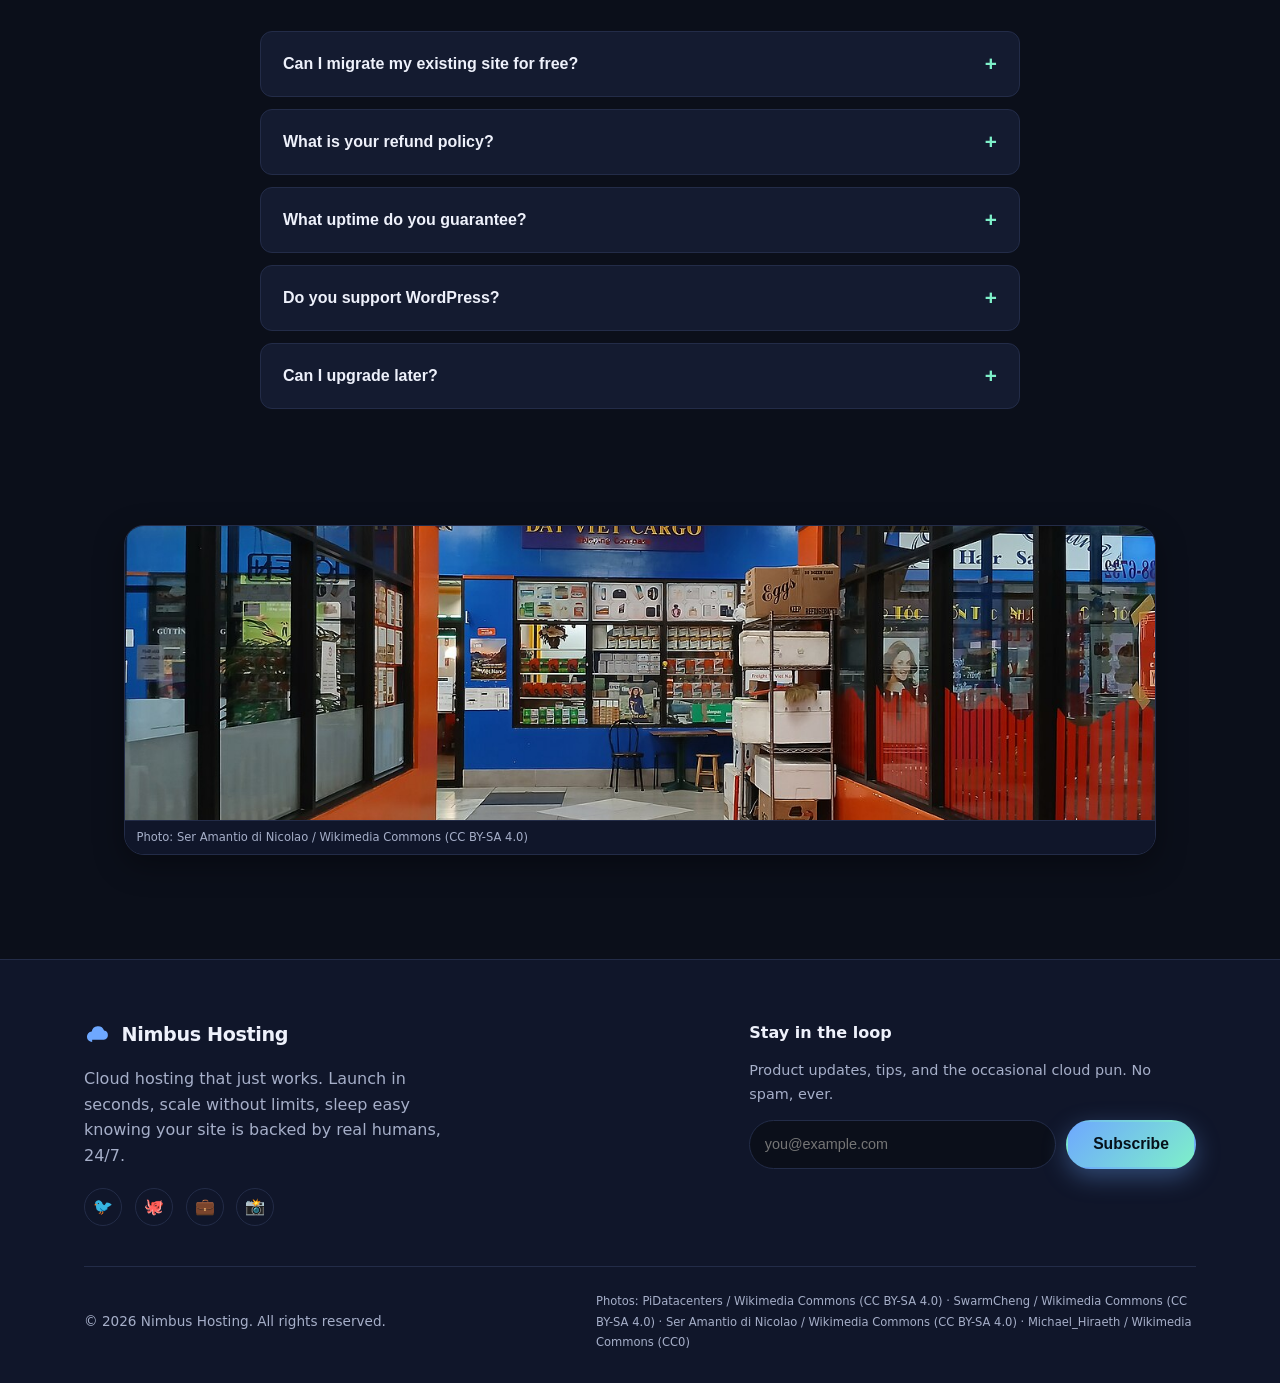
<file: apps/yeasty-bronze-kiwi/nimbus-hosting/index.html>
<!DOCTYPE html>
<html lang="en">
<head>
<meta charset="UTF-8">
<meta name="viewport" content="width=device-width, initial-scale=1.0">
<title>Nimbus Hosting — Cloud hosting that just works.</title>
<meta name="description" content="Blazing-fast, zero-hassle web hosting with 99.99% uptime, free SSL, NVMe SSD storage, and 24/7 expert support.">
<style>
  :root{
    --bg:#0b0f1a;
    --bg-alt:#10162a;
    --card:#141b30;
    --border:#232c48;
    --text:#eef1fb;
    --muted:#a6afc9;
    --brand:#6ea8ff;
    --brand2:#7ef0c9;
    --accent-grad: linear-gradient(135deg,#6ea8ff 0%, #7ef0c9 100%);
    --radius:16px;
    --shadow: 0 10px 30px rgba(0,0,0,.35);
  }
  *{box-sizing:border-box;}
  html{scroll-behavior:smooth;}
  body{
    margin:0;
    font-family:'Segoe UI',system-ui,-apple-system,Roboto,Helvetica,Arial,sans-serif;
    background:var(--bg);
    color:var(--text);
    line-height:1.6;
  }
  a{color:inherit;text-decoration:none;}
  img{max-width:100%;display:block;}
  .wrap{max-width:1160px;margin:0 auto;padding:0 24px;}
  h1,h2,h3{line-height:1.15;margin:0 0 .5em;}
  .eyebrow{
    display:inline-block;
    text-transform:uppercase;
    letter-spacing:.14em;
    font-size:.75rem;
    font-weight:700;
    color:var(--brand2);
    margin-bottom:.75em;
  }
  .btn{
    display:inline-flex;
    align-items:center;
    justify-content:center;
    gap:.4em;
    padding:.85em 1.6em;
    border-radius:999px;
    font-weight:700;
    font-size:.98rem;
    cursor:pointer;
    border:2px solid transparent;
    transition:transform .15s ease, box-shadow .15s ease, background .15s ease;
  }
  .btn:hover{transform:translateY(-2px);}
  .btn-primary{
    background:var(--accent-grad);
    color:#06111a;
    box-shadow:0 8px 24px rgba(110,168,255,.35);
  }
  .btn-primary:hover{box-shadow:0 12px 32px rgba(110,168,255,.5);}
  .btn-ghost{
    background:transparent;
    border-color:var(--border);
    color:var(--text);
  }
  .btn-ghost:hover{border-color:var(--brand);}
  .btn-block{width:100%;}

  /* NAV */
  header{
    position:sticky;
    top:0;
    z-index:100;
    background:rgba(11,15,26,.85);
    backdrop-filter:blur(10px);
    border-bottom:1px solid var(--border);
  }
  nav{
    display:flex;
    align-items:center;
    justify-content:space-between;
    padding:16px 24px;
    max-width:1160px;
    margin:0 auto;
  }
  .logo{
    display:flex;
    align-items:center;
    gap:.5em;
    font-weight:800;
    font-size:1.2rem;
    letter-spacing:-.02em;
  }
  .logo svg{flex-shrink:0;}
  .nav-links{
    display:flex;
    align-items:center;
    gap:2em;
    list-style:none;
    margin:0;padding:0;
  }
  .nav-links a{
    font-weight:600;
    font-size:.95rem;
    color:var(--muted);
    transition:color .15s ease;
  }
  .nav-links a:hover{color:var(--text);}
  .nav-cta{display:flex;align-items:center;gap:1em;}
  .hamburger{
    display:none;
    flex-direction:column;
    gap:5px;
    background:none;
    border:none;
    cursor:pointer;
    padding:8px;
  }
  .hamburger span{
    width:24px;height:2px;background:var(--text);border-radius:2px;
    transition:transform .2s ease, opacity .2s ease;
  }
  .mobile-menu{
    display:none;
    flex-direction:column;
    gap:1em;
    padding:0 24px 24px;
    border-bottom:1px solid var(--border);
    background:var(--bg);
  }
  .mobile-menu.open{display:flex;}
  .mobile-menu a{font-weight:600;color:var(--muted);padding:.4em 0;}

  /* HERO */
  .hero{
    position:relative;
    overflow:hidden;
    padding:90px 0 70px;
    background:
      radial-gradient(circle at 15% 20%, rgba(110,168,255,.18), transparent 45%),
      radial-gradient(circle at 85% 0%, rgba(126,240,201,.14), transparent 40%);
  }
  .hero-grid{
    display:grid;
    grid-template-columns:1.1fr .9fr;
    gap:48px;
    align-items:center;
  }
  .hero h1{
    font-size:clamp(2.2rem, 4.6vw, 3.4rem);
    letter-spacing:-.02em;
  }
  .hero .accent{
    background:var(--accent-grad);
    -webkit-background-clip:text;
    background-clip:text;
    color:transparent;
  }
  .hero p.lead{
    font-size:1.15rem;
    color:var(--muted);
    max-width:520px;
    margin-bottom:1.8em;
  }
  .hero-ctas{display:flex;gap:1em;flex-wrap:wrap;margin-bottom:1.6em;}
  .hero-stats{
    display:flex;
    gap:2.2em;
    margin-top:1.5em;
    flex-wrap:wrap;
  }
  .hero-stats div strong{
    display:block;
    font-size:1.5rem;
    font-weight:800;
    color:var(--text);
  }
  .hero-stats div span{color:var(--muted);font-size:.85rem;}
  .hero-media{
    position:relative;
    border-radius:20px;
    overflow:hidden;
    box-shadow:var(--shadow);
    border:1px solid var(--border);
  }
  .hero-media img{width:100%;height:100%;object-fit:cover;aspect-ratio:4/3;}
  .hero-media figcaption{
    margin:0;
    padding:.6em 1em;
    font-size:.72rem;
    color:var(--muted);
    background:var(--bg-alt);
    border-top:1px solid var(--border);
  }

  section{padding:88px 0;}
  .section-head{text-align:center;max-width:640px;margin:0 auto 3em;}
  .section-head p{color:var(--muted);}

  /* FEATURES */
  .feature-grid{
    display:grid;
    grid-template-columns:repeat(4,1fr);
    gap:22px;
  }
  .feature-card{
    background:var(--card);
    border:1px solid var(--border);
    border-radius:var(--radius);
    padding:28px 24px;
    transition:transform .15s ease, border-color .15s ease;
  }
  .feature-card:hover{transform:translateY(-4px);border-color:var(--brand);}
  .feature-icon{
    width:52px;height:52px;
    border-radius:14px;
    display:flex;align-items:center;justify-content:center;
    background:var(--accent-grad);
    font-size:1.5rem;
    margin-bottom:1em;
  }
  .feature-card h3{font-size:1.1rem;}
  .feature-card p{color:var(--muted);font-size:.95rem;margin:0;}

  /* STRIP */
  .strip{
    background:var(--bg-alt);
    border-top:1px solid var(--border);
    border-bottom:1px solid var(--border);
  }
  .strip-grid{
    display:grid;
    grid-template-columns:repeat(2,1fr);
    gap:2px;
  }
  .strip-item{position:relative;}
  .strip-item img{width:100%;height:220px;object-fit:cover;filter:brightness(.6);}
  .strip-item figcaption{
    position:absolute;bottom:0;left:0;right:0;
    padding:.5em .8em;
    font-size:.68rem;
    color:#d7dcee;
    background:linear-gradient(to top, rgba(0,0,0,.75), transparent);
  }

  /* PRICING */
  .pricing-grid{
    display:grid;
    grid-template-columns:repeat(3,1fr);
    gap:24px;
    align-items:stretch;
  }
  .plan{
    background:var(--card);
    border:1px solid var(--border);
    border-radius:var(--radius);
    padding:32px 28px;
    display:flex;
    flex-direction:column;
    position:relative;
  }
  .plan.popular{
    border-color:var(--brand);
    box-shadow:0 0 0 1px var(--brand), var(--shadow);
    transform:scale(1.03);
  }
  .badge{
    position:absolute;
    top:-14px;left:50%;
    transform:translateX(-50%);
    background:var(--accent-grad);
    color:#06111a;
    font-size:.72rem;
    font-weight:800;
    letter-spacing:.05em;
    text-transform:uppercase;
    padding:.4em 1em;
    border-radius:999px;
    white-space:nowrap;
  }
  .plan h3{font-size:1.15rem;color:var(--muted);text-transform:uppercase;letter-spacing:.05em;font-size:.85rem;}
  .price{
    font-size:2.6rem;
    font-weight:800;
    margin:.2em 0 .1em;
  }
  .price span{font-size:1rem;color:var(--muted);font-weight:600;}
  .plan-features{
    list-style:none;
    padding:0;margin:1.5em 0 2em;
    flex-grow:1;
  }
  .plan-features li{
    padding:.5em 0;
    border-top:1px solid var(--border);
    color:var(--muted);
    font-size:.95rem;
    display:flex;
    gap:.6em;
    align-items:flex-start;
  }
  .plan-features li:first-child{border-top:none;}
  .plan-features li svg{flex-shrink:0;margin-top:3px;}

  /* TESTIMONIALS */
  .testi-grid{
    display:grid;
    grid-template-columns:repeat(3,1fr);
    gap:22px;
  }
  .testi-card{
    background:var(--card);
    border:1px solid var(--border);
    border-radius:var(--radius);
    padding:28px 24px;
  }
  .testi-card p.quote{
    font-size:1.02rem;
    margin:0 0 1.2em;
  }
  .testi-card p.quote::before{content:"\201C";}
  .testi-card p.quote::after{content:"\201D";}
  .testi-author{display:flex;align-items:center;gap:.8em;}
  .avatar{
    width:40px;height:40px;border-radius:50%;
    background:var(--accent-grad);
    display:flex;align-items:center;justify-content:center;
    font-weight:800;color:#06111a;
  }
  .testi-author strong{display:block;font-size:.92rem;}
  .testi-author span{color:var(--muted);font-size:.82rem;}

  /* FAQ */
  .faq{max-width:760px;margin:0 auto;}
  .faq-item{
    border:1px solid var(--border);
    border-radius:12px;
    margin-bottom:12px;
    overflow:hidden;
    background:var(--card);
  }
  .faq-q{
    width:100%;
    text-align:left;
    background:none;
    border:none;
    color:var(--text);
    font-size:1rem;
    font-weight:700;
    padding:20px 22px;
    cursor:pointer;
    display:flex;
    justify-content:space-between;
    align-items:center;
    gap:1em;
  }
  .faq-q .plus{
    font-size:1.3rem;
    color:var(--brand2);
    transition:transform .2s ease;
    flex-shrink:0;
  }
  .faq-item.open .plus{transform:rotate(45deg);}
  .faq-a{
    max-height:0;
    overflow:hidden;
    transition:max-height .25s ease;
  }
  .faq-a p{
    margin:0;
    padding:0 22px 20px;
    color:var(--muted);
  }

  /* FOOTER */
  footer{
    background:var(--bg-alt);
    border-top:1px solid var(--border);
    padding:60px 0 30px;
  }
  .footer-grid{
    display:grid;
    grid-template-columns:1.4fr 1fr;
    gap:40px;
    margin-bottom:40px;
  }
  .footer-brand .logo{margin-bottom:.8em;}
  .footer-brand p{color:var(--muted);max-width:360px;}
  .social-row{display:flex;gap:.8em;margin-top:1.2em;}
  .social-row a{
    width:38px;height:38px;
    border-radius:50%;
    border:1px solid var(--border);
    display:flex;align-items:center;justify-content:center;
    transition:border-color .15s ease, transform .15s ease;
  }
  .social-row a:hover{border-color:var(--brand);transform:translateY(-2px);}
  .newsletter h4{margin:0 0 .6em;font-size:1rem;}
  .newsletter p{color:var(--muted);font-size:.9rem;margin-bottom:1em;}
  .newsletter-form{display:flex;gap:.6em;flex-wrap:wrap;}
  .newsletter-form input{
    flex:1;
    min-width:180px;
    padding:.75em 1em;
    border-radius:999px;
    border:1px solid var(--border);
    background:var(--bg);
    color:var(--text);
    font-size:.9rem;
  }
  .newsletter-form input:focus{outline:2px solid var(--brand);}
  .footer-bottom{
    border-top:1px solid var(--border);
    padding-top:24px;
    display:flex;
    justify-content:space-between;
    align-items:center;
    flex-wrap:wrap;
    gap:1em;
    color:var(--muted);
    font-size:.85rem;
  }
  .footer-bottom .credits{font-size:.72rem;line-height:1.8;max-width:600px;}

  @media (max-width: 880px){
    .nav-links, .nav-cta .btn-ghost{display:none;}
    .hamburger{display:flex;}
    .hero-grid{grid-template-columns:1fr;}
    .hero-media{order:-1;}
    .feature-grid{grid-template-columns:repeat(2,1fr);}
    .pricing-grid{grid-template-columns:1fr;}
    .plan.popular{transform:none;}
    .testi-grid{grid-template-columns:1fr;}
    .strip-grid{grid-template-columns:1fr;}
    .footer-grid{grid-template-columns:1fr;}
  }
  @media (max-width: 540px){
    .feature-grid{grid-template-columns:1fr;}
    section{padding:64px 0;}
    .hero{padding:64px 0 48px;}
  }
</style>
</head>
<body>

<header>
  <nav>
    <a href="#top" class="logo">
      <svg width="30" height="30" viewBox="0 0 24 24" fill="none" xmlns="http://www.w3.org/2000/svg">
        <path d="M7 18a4.5 4.5 0 0 1-.4-8.98A5.5 5.5 0 0 1 17.2 8.1 4 4 0 0 1 17 16H7Z" fill="url(#g1)"/>
        <defs><linearGradient id="g1" x1="2" y1="6" x2="20" y2="18"><stop stop-color="#6ea8ff"/><stop offset="1" stop-color="#7ef0c9"/></linearGradient></defs>
      </svg>
      Nimbus Hosting
    </a>
    <ul class="nav-links">
      <li><a href="#features">Features</a></li>
      <li><a href="#pricing">Pricing</a></li>
      <li><a href="#faq">FAQ</a></li>
    </ul>
    <div class="nav-cta">
      <a href="#pricing" class="btn btn-ghost">Log In</a>
      <a href="#pricing" class="btn btn-primary">Get Started</a>
    </div>
    <button class="hamburger" id="hamburgerBtn" aria-label="Toggle menu" aria-expanded="false">
      <span></span><span></span><span></span>
    </button>
  </nav>
  <div class="mobile-menu" id="mobileMenu">
    <a href="#features">Features</a>
    <a href="#pricing">Pricing</a>
    <a href="#faq">FAQ</a>
    <a href="#pricing" class="btn btn-primary btn-block">Get Started</a>
  </div>
</header>

<main id="top">
  <section class="hero">
    <div class="wrap hero-grid">
      <div>
        <span class="eyebrow">☁ Cloud hosting that just works</span>
        <h1>Blazing-Fast Hosting, <span class="accent">Zero Hassle.</span></h1>
        <p class="lead">Launch in seconds. Scale without limits. Nimbus Hosting delivers 99.99% uptime and real 24/7 support from humans who actually know servers — no upsells, no jargon, no downtime drama.</p>
        <div class="hero-ctas">
          <a href="#pricing" class="btn btn-primary">Start Free Trial</a>
          <a href="#pricing" class="btn btn-ghost">View Plans</a>
        </div>
        <div class="hero-stats">
          <div><strong>99.99%</strong><span>Uptime SLA</span></div>
          <div><strong>24/7</strong><span>Human support</span></div>
          <div><strong>10 min</strong><span>Avg. migration time</span></div>
        </div>
      </div>
      <figure class="hero-media">
        <img src="assets/cloud-server-room.jpg" alt="Rows of illuminated server equipment and networking infrastructure in a climate-controlled server room">
        <figcaption>Photo: Michael_Hiraeth / Wikimedia Commons (CC0)</figcaption>
      </figure>
    </div>
  </section>

  <section id="features">
    <div class="wrap">
      <div class="section-head">
        <span class="eyebrow">Why Nimbus</span>
        <h2>Everything you need. Nothing you don't.</h2>
        <p>Built for small business owners and hobbyist developers who want speed and reliability without the runaround.</p>
      </div>
      <div class="feature-grid">
        <div class="feature-card">
          <div class="feature-icon">⚡</div>
          <h3>NVMe SSD Storage</h3>
          <p>Ultra-fast NVMe drives on every plan mean your pages load instantly, not eventually.</p>
        </div>
        <div class="feature-card">
          <div class="feature-icon">🔒</div>
          <h3>Free SSL &amp; Domain</h3>
          <p>Every site ships secure by default with a free SSL certificate and domain to get you started.</p>
        </div>
        <div class="feature-card">
          <div class="feature-icon">🚀</div>
          <h3>One-Click WordPress Install</h3>
          <p>Spin up WordPress in a single click — no terminal, no config files, no headaches.</p>
        </div>
        <div class="feature-card">
          <div class="feature-icon">🛟</div>
          <h3>24/7 Expert Support</h3>
          <p>Real engineers, day or night. We answer fast and fix things right the first time.</p>
        </div>
      </div>
    </div>
  </section>

  <div class="strip">
    <div class="strip-grid">
      <figure class="strip-item">
        <img src="assets/server-rack-datacenter.jpg" alt="Multiple tall server racks with blinking lights and equipment densely packed in a professional datacenter facility">
        <figcaption>Photo: PiDatacenters / Wikimedia Commons (CC BY-SA 4.0)</figcaption>
      </figure>
      <figure class="strip-item">
        <img src="assets/fiber-optic-cables.jpg" alt="Close-up view of bundled fiber optic cables with colorful protective sheaths stacked together">
        <figcaption>Photo: SwarmCheng / Wikimedia Commons (CC BY-SA 4.0)</figcaption>
      </figure>
    </div>
  </div>

  <section id="pricing">
    <div class="wrap">
      <div class="section-head">
        <span class="eyebrow">Simple Pricing</span>
        <h2>Plans that scale with you</h2>
        <p>No hidden fees. No surprise renewals. Cancel or upgrade anytime.</p>
      </div>
      <div class="pricing-grid">
        <div class="plan">
          <h3>Starter</h3>
          <div class="price">$2.99<span>/mo</span></div>
          <ul class="plan-features">
            <li>✅ 1 website</li>
            <li>✅ 10GB NVMe SSD</li>
            <li>✅ 100GB bandwidth</li>
            <li>✅ Free SSL</li>
          </ul>
          <a href="#" class="btn btn-ghost btn-block">Choose Plan</a>
        </div>
        <div class="plan popular">
          <span class="badge">Most Popular</span>
          <h3>Business</h3>
          <div class="price">$6.99<span>/mo</span></div>
          <ul class="plan-features">
            <li>✅ 10 websites</li>
            <li>✅ 50GB NVMe SSD</li>
            <li>✅ Unmetered bandwidth</li>
            <li>✅ Free SSL</li>
            <li>✅ Daily backups</li>
          </ul>
          <a href="#" class="btn btn-primary btn-block">Choose Plan</a>
        </div>
        <div class="plan">
          <h3>Pro</h3>
          <div class="price">$12.99<span>/mo</span></div>
          <ul class="plan-features">
            <li>✅ Unlimited websites</li>
            <li>✅ 200GB NVMe SSD</li>
            <li>✅ Unmetered bandwidth</li>
            <li>✅ Free SSL</li>
            <li>✅ Daily backups</li>
            <li>✅ Priority support</li>
          </ul>
          <a href="#" class="btn btn-ghost btn-block">Choose Plan</a>
        </div>
      </div>
    </div>
  </section>

  <section id="testimonials" style="background:var(--bg-alt);border-top:1px solid var(--border);border-bottom:1px solid var(--border);">
    <div class="wrap">
      <div class="section-head">
        <span class="eyebrow">Loved by builders</span>
        <h2>Don't just take our word for it</h2>
      </div>
      <div class="testi-grid">
        <div class="testi-card">
          <p class="quote">Migrated in under 10 minutes, uptime has been flawless.</p>
          <div class="testi-author">
            <div class="avatar">DR</div>
            <div><strong>Dana R.</strong><span>Freelance Designer</span></div>
          </div>
        </div>
        <div class="testi-card">
          <p class="quote">Support answered at 2am and fixed my issue instantly.</p>
          <div class="testi-author">
            <div class="avatar">MT</div>
            <div><strong>Marcus T.</strong><span>Indie Hacker</span></div>
          </div>
        </div>
        <div class="testi-card">
          <p class="quote">Finally a host that doesn't upsell me every five minutes.</p>
          <div class="testi-author">
            <div class="avatar">PK</div>
            <div><strong>Priya K.</strong><span>Small Business Owner</span></div>
          </div>
        </div>
      </div>
    </div>
  </section>

  <section id="faq">
    <div class="wrap">
      <div class="section-head">
        <span class="eyebrow">Questions?</span>
        <h2>Frequently asked questions</h2>
        <p>Can't find what you need? Our support team is one click away, 24/7.</p>
      </div>
      <div class="faq">
        <div class="faq-item">
          <button class="faq-q">Can I migrate my existing site for free? <span class="plus">+</span></button>
          <div class="faq-a"><p>Yes — our team handles free migrations within 24 hours, start to finish, with zero downtime.</p></div>
        </div>
        <div class="faq-item">
          <button class="faq-q">What is your refund policy? <span class="plus">+</span></button>
          <div class="faq-a"><p>Every plan comes with a 30-day money-back guarantee, no questions asked.</p></div>
        </div>
        <div class="faq-item">
          <button class="faq-q">What uptime do you guarantee? <span class="plus">+</span></button>
          <div class="faq-a"><p>We back every plan with a 99.99% SLA-backed uptime guarantee.</p></div>
        </div>
        <div class="faq-item">
          <button class="faq-q">Do you support WordPress? <span class="plus">+</span></button>
          <div class="faq-a"><p>Absolutely — one-click WordPress install is included on all plans, free of charge.</p></div>
        </div>
        <div class="faq-item">
          <button class="faq-q">Can I upgrade later? <span class="plus">+</span></button>
          <div class="faq-a"><p>Yes, upgrade or downgrade anytime right from your dashboard — no calls, no hassle.</p></div>
        </div>
      </div>
    </div>
  </section>

  <section style="padding-top:0;">
    <div class="wrap">
      <figure class="hero-media" style="max-width:100%;">
        <img src="assets/data-center-corridor.jpg" alt="Long, evenly-lit corridor lined with server equipment racks on both sides in a professional datacenter" style="aspect-ratio:21/6;">
        <figcaption>Photo: Ser Amantio di Nicolao / Wikimedia Commons (CC BY-SA 4.0)</figcaption>
      </figure>
    </div>
  </section>
</main>

<footer>
  <div class="wrap">
    <div class="footer-grid">
      <div class="footer-brand">
        <a href="#top" class="logo">
          <svg width="28" height="28" viewBox="0 0 24 24" fill="none" xmlns="http://www.w3.org/2000/svg">
            <path d="M7 18a4.5 4.5 0 0 1-.4-8.98A5.5 5.5 0 0 1 17.2 8.1 4 4 0 0 1 17 16H7Z" fill="url(#g2)"/>
            <defs><linearGradient id="g2" x1="2" y1="6" x2="20" y2="18"><stop stop-color="#6ea8ff"/><stop offset="1" stop-color="#7ef0c9"/></linearGradient></defs>
          </svg>
          Nimbus Hosting
        </a>
        <p>Cloud hosting that just works. Launch in seconds, scale without limits, sleep easy knowing your site is backed by real humans, 24/7.</p>
        <div class="social-row">
          <a href="#" aria-label="Twitter">🐦</a>
          <a href="#" aria-label="GitHub">🐙</a>
          <a href="#" aria-label="LinkedIn">💼</a>
          <a href="#" aria-label="Instagram">📸</a>
        </div>
      </div>
      <div class="newsletter">
        <h4>Stay in the loop</h4>
        <p>Product updates, tips, and the occasional cloud pun. No spam, ever.</p>
        <form class="newsletter-form" onsubmit="return false;">
          <input type="email" placeholder="you@example.com" aria-label="Email address">
          <button type="submit" class="btn btn-primary">Subscribe</button>
        </form>
      </div>
    </div>
    <div class="footer-bottom">
      <span>© 2026 Nimbus Hosting. All rights reserved.</span>
      <span class="credits">Photos: PiDatacenters / Wikimedia Commons (CC BY-SA 4.0) · SwarmCheng / Wikimedia Commons (CC BY-SA 4.0) · Ser Amantio di Nicolao / Wikimedia Commons (CC BY-SA 4.0) · Michael_Hiraeth / Wikimedia Commons (CC0)</span>
    </div>
  </div>
</footer>

<script>
  // Mobile hamburger menu
  var hamburgerBtn = document.getElementById('hamburgerBtn');
  var mobileMenu = document.getElementById('mobileMenu');
  hamburgerBtn.addEventListener('click', function(){
    var isOpen = mobileMenu.classList.toggle('open');
    hamburgerBtn.setAttribute('aria-expanded', isOpen);
  });
  mobileMenu.querySelectorAll('a').forEach(function(link){
    link.addEventListener('click', function(){
      mobileMenu.classList.remove('open');
      hamburgerBtn.setAttribute('aria-expanded', 'false');
    });
  });

  // FAQ accordion
  document.querySelectorAll('.faq-item').forEach(function(item){
    var btn = item.querySelector('.faq-q');
    var ans = item.querySelector('.faq-a');
    btn.addEventListener('click', function(){
      var isOpen = item.classList.contains('open');
      document.querySelectorAll('.faq-item').forEach(function(other){
        other.classList.remove('open');
        other.querySelector('.faq-a').style.maxHeight = null;
      });
      if(!isOpen){
        item.classList.add('open');
        ans.style.maxHeight = ans.scrollHeight + 'px';
      }
    });
  });
</script>

</body>
</html>
</file>
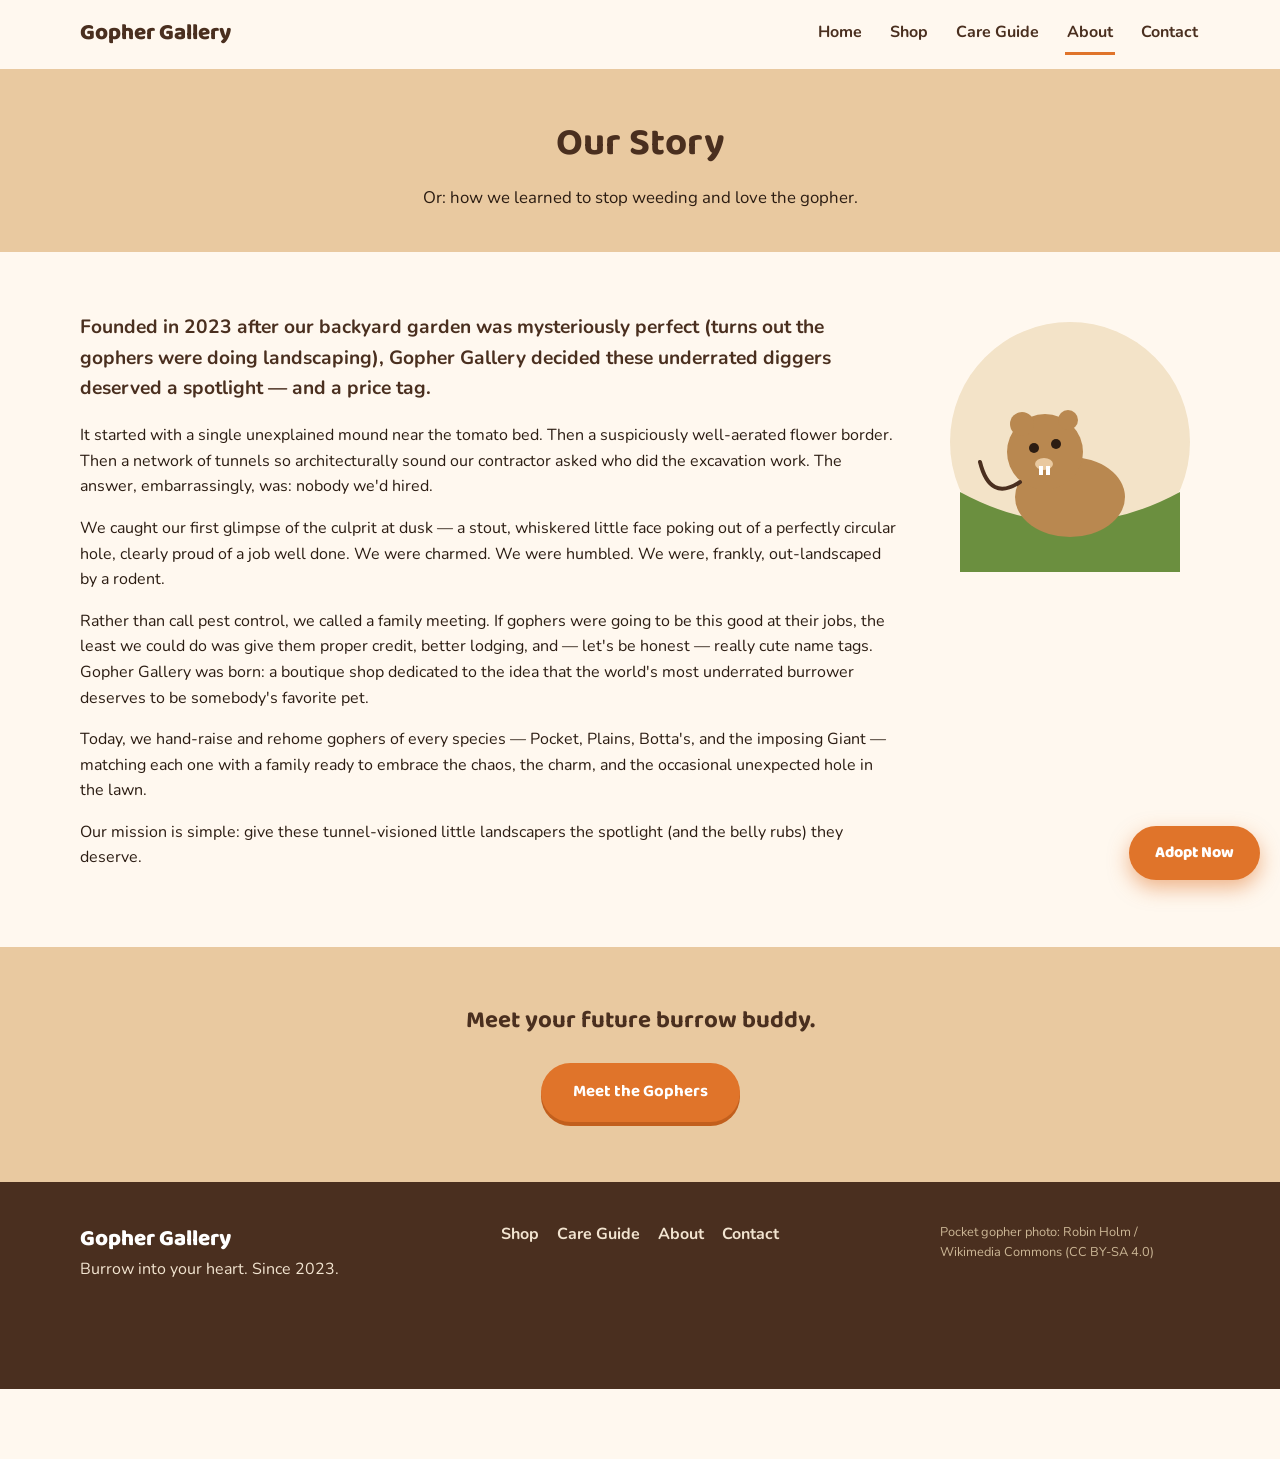
<file: apps/demo/gopher-gallery/about.html>
<!DOCTYPE html>
<html lang="en">
<head>
<meta charset="UTF-8">
<meta name="viewport" content="width=device-width, initial-scale=1.0">
<title>About Us — Gopher Gallery</title>
<meta name="description" content="The founding story of Gopher Gallery: how a mysteriously well-landscaped garden turned into a boutique gopher shop.">
<link rel="preconnect" href="https://fonts.googleapis.com">
<link href="https://fonts.googleapis.com/css2?family=Baloo+2:wght@500;700;800&family=Nunito:wght@400;600;700;800&display=swap" rel="stylesheet">
<link rel="stylesheet" href="css/style.css">
</head>
<body>
<header class="site-header">
  <div class="container header-inner">
    <a class="logo" href="index.html">Gopher Gallery</a>
    <nav class="main-nav" id="mainNav">
      <a href="index.html">Home</a>
      <a href="shop.html">Shop</a>
      <a href="care.html">Care Guide</a>
      <a href="about.html" class="active">About</a>
      <a href="contact.html">Contact</a>
    </nav>
    <button class="nav-toggle" id="navToggle" aria-label="Toggle menu">&#9776;</button>
  </div>
</header>

<main>
  <section class="page-banner">
    <div class="container">
      <h1>Our Story</h1>
      <p>Or: how we learned to stop weeding and love the gopher.</p>
    </div>
  </section>

  <section class="section about-section">
    <div class="container about-grid">
      <div class="about-copy">
        <p class="lead">Founded in 2023 after our backyard garden was mysteriously perfect (turns out the gophers were doing landscaping), Gopher Gallery decided these underrated diggers deserved a spotlight — and a price tag.</p>
        <p>It started with a single unexplained mound near the tomato bed. Then a suspiciously well-aerated flower border. Then a network of tunnels so architecturally sound our contractor asked who did the excavation work. The answer, embarrassingly, was: nobody we'd hired.</p>
        <p>We caught our first glimpse of the culprit at dusk — a stout, whiskered little face poking out of a perfectly circular hole, clearly proud of a job well done. We were charmed. We were humbled. We were, frankly, out-landscaped by a rodent.</p>
        <p>Rather than call pest control, we called a family meeting. If gophers were going to be this good at their jobs, the least we could do was give them proper credit, better lodging, and — let's be honest — really cute name tags. Gopher Gallery was born: a boutique shop dedicated to the idea that the world's most underrated burrower deserves to be somebody's favorite pet.</p>
        <p>Today, we hand-raise and rehome gophers of every species — Pocket, Plains, Botta's, and the imposing Giant — matching each one with a family ready to embrace the chaos, the charm, and the occasional unexpected hole in the lawn.</p>
        <p>Our mission is simple: give these tunnel-visioned little landscapers the spotlight (and the belly rubs) they deserve.</p>
      </div>
      <div class="about-art" aria-hidden="true">
        <svg viewBox="0 0 260 260" class="about-svg">
          <circle cx="130" cy="130" r="120" fill="#f3e3c8"/>
          <path d="M20,180 Q130,240 240,180 L240,260 L20,260 Z" fill="#6b8f3f"/>
          <ellipse cx="130" cy="185" rx="55" ry="40" fill="#b98850"/>
          <circle cx="105" cy="140" r="38" fill="#b98850"/>
          <circle cx="82" cy="112" r="12" fill="#b98850"/>
          <circle cx="128" cy="108" r="10" fill="#b98850"/>
          <circle cx="94" cy="136" r="5" fill="#2b1c12"/>
          <circle cx="116" cy="132" r="5" fill="#2b1c12"/>
          <ellipse cx="104" cy="152" rx="9" ry="6" fill="#e9c9a0"/>
          <rect x="99" y="154" width="4" height="9" fill="#fff"/>
          <rect x="106" y="154" width="4" height="9" fill="#fff"/>
          <path d="M40,150 q10,40 40,20" stroke="#4a2f1f" stroke-width="4" fill="none" stroke-linecap="round"/>
        </svg>
      </div>
    </div>
  </section>

  <section class="section cta-band">
    <div class="container cta-band-inner">
      <h2>Meet your future burrow buddy.</h2>
      <a href="shop.html" class="btn btn-primary btn-large">Meet the Gophers</a>
    </div>
  </section>
</main>

<footer class="site-footer">
  <div class="container footer-inner">
    <div>
      <a class="logo" href="index.html">Gopher Gallery</a>
      <p>Burrow into your heart. Since 2023.</p>
    </div>
    <nav class="footer-nav">
      <a href="shop.html">Shop</a>
      <a href="care.html">Care Guide</a>
      <a href="about.html">About</a>
      <a href="contact.html">Contact</a>
    </nav>
    <p class="photo-credit">Pocket gopher photo: Robin Holm / Wikimedia Commons (CC BY-SA 4.0)</p>
  </div>
</footer>

<a href="contact.html" class="sticky-cta">Adopt Now</a>

<script src="js/main.js"></script>
</body>
</html>
</file>
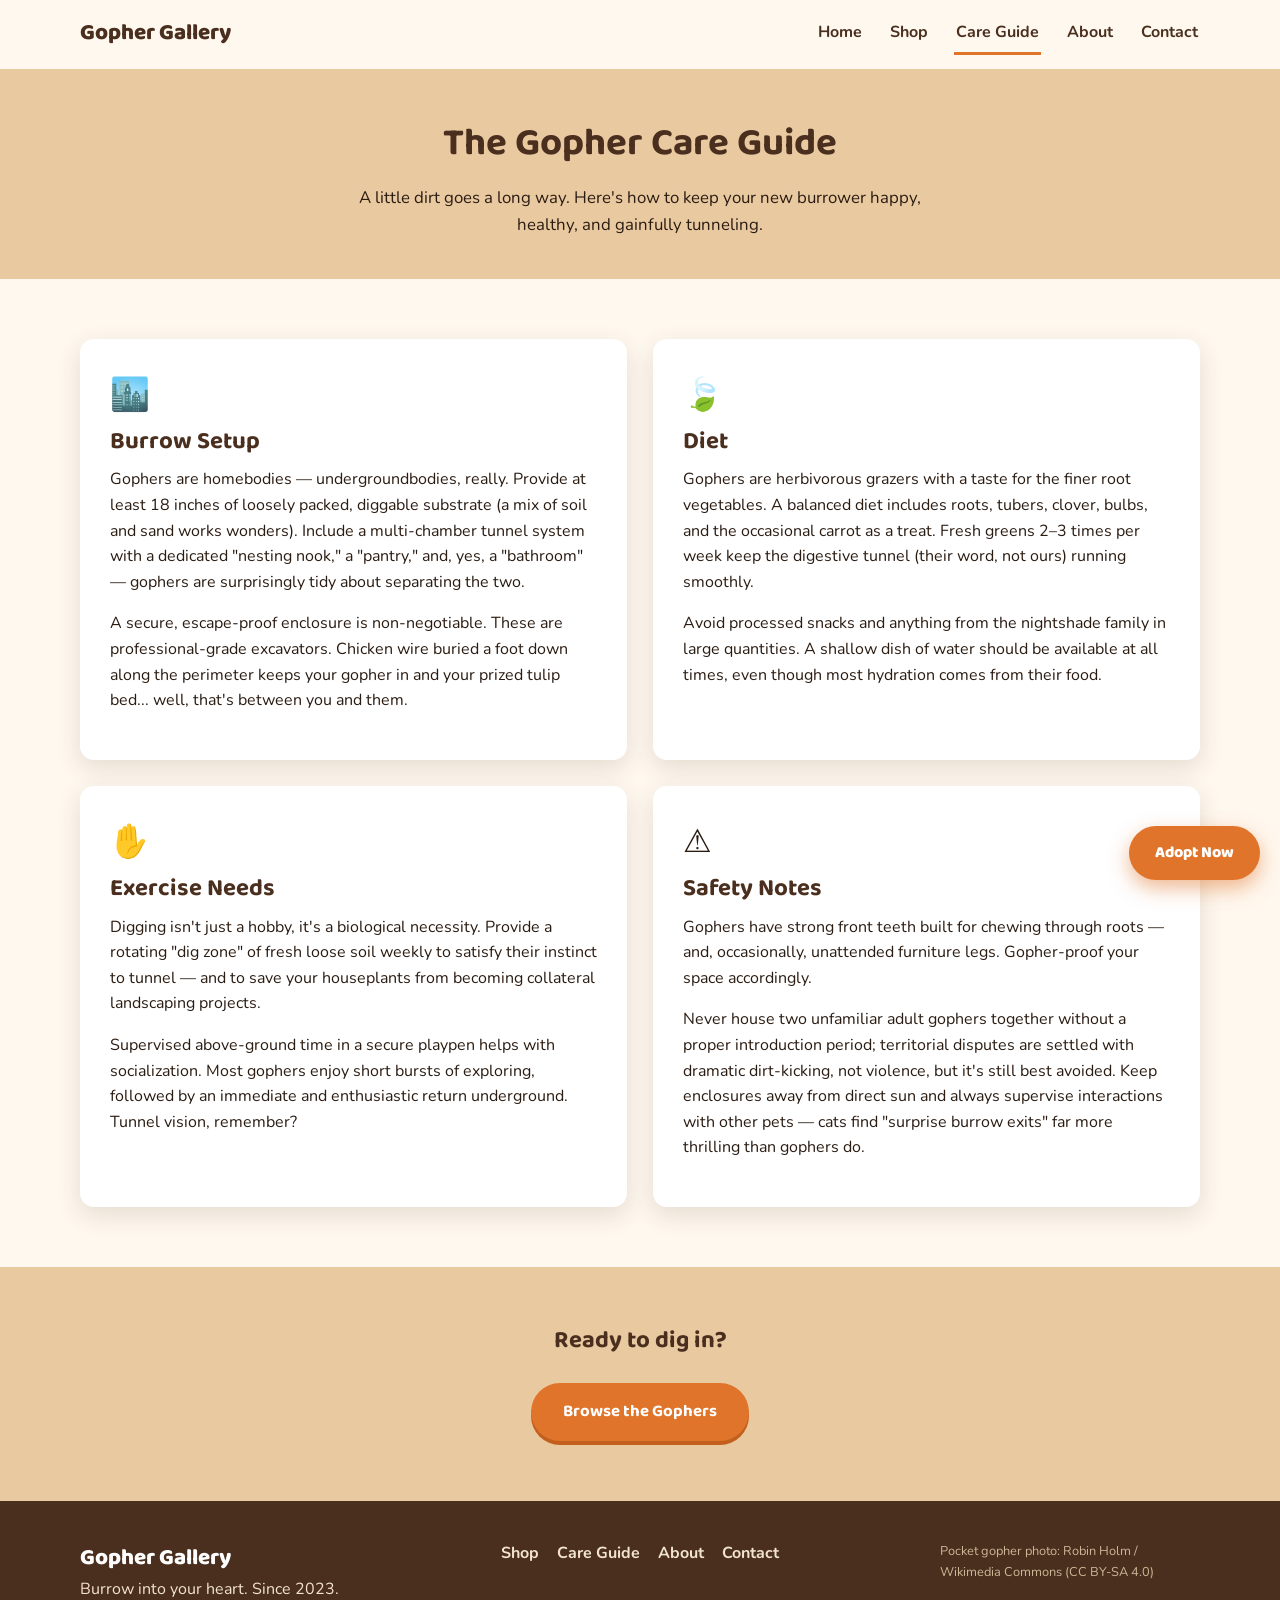
<file: apps/demo/gopher-gallery/care.html>
<!DOCTYPE html>
<html lang="en">
<head>
<meta charset="UTF-8">
<meta name="viewport" content="width=device-width, initial-scale=1.0">
<title>Care Guide — Gopher Gallery</title>
<meta name="description" content="Everything you need to know about burrow setup, diet, exercise, and safety for your pet gopher.">
<link rel="preconnect" href="https://fonts.googleapis.com">
<link href="https://fonts.googleapis.com/css2?family=Baloo+2:wght@500;700;800&family=Nunito:wght@400;600;700;800&display=swap" rel="stylesheet">
<link rel="stylesheet" href="css/style.css">
</head>
<body>
<header class="site-header">
  <div class="container header-inner">
    <a class="logo" href="index.html">Gopher Gallery</a>
    <nav class="main-nav" id="mainNav">
      <a href="index.html">Home</a>
      <a href="shop.html">Shop</a>
      <a href="care.html" class="active">Care Guide</a>
      <a href="about.html">About</a>
      <a href="contact.html">Contact</a>
    </nav>
    <button class="nav-toggle" id="navToggle" aria-label="Toggle menu">&#9776;</button>
  </div>
</header>

<main>
  <section class="page-banner">
    <div class="container">
      <h1>The Gopher Care Guide</h1>
      <p>A little dirt goes a long way. Here's how to keep your new burrower happy, healthy, and gainfully tunneling.</p>
    </div>
  </section>

  <section class="section care-section">
    <div class="container care-grid">
      <div class="care-card">
        <div class="care-icon">&#127961;&#65039;</div>
        <h2>Burrow Setup</h2>
        <p>Gophers are homebodies — undergroundbodies, really. Provide at least 18 inches of loosely packed, diggable substrate (a mix of soil and sand works wonders). Include a multi-chamber tunnel system with a dedicated "nesting nook," a "pantry," and, yes, a "bathroom" — gophers are surprisingly tidy about separating the two.</p>
        <p>A secure, escape-proof enclosure is non-negotiable. These are professional-grade excavators. Chicken wire buried a foot down along the perimeter keeps your gopher in and your prized tulip bed... well, that's between you and them.</p>
      </div>
      <div class="care-card">
        <div class="care-icon">&#127811;</div>
        <h2>Diet</h2>
        <p>Gophers are herbivorous grazers with a taste for the finer root vegetables. A balanced diet includes roots, tubers, clover, bulbs, and the occasional carrot as a treat. Fresh greens 2–3 times per week keep the digestive tunnel (their word, not ours) running smoothly.</p>
        <p>Avoid processed snacks and anything from the nightshade family in large quantities. A shallow dish of water should be available at all times, even though most hydration comes from their food.</p>
      </div>
      <div class="care-card">
        <div class="care-icon">&#9995;</div>
        <h2>Exercise Needs</h2>
        <p>Digging isn't just a hobby, it's a biological necessity. Provide a rotating "dig zone" of fresh loose soil weekly to satisfy their instinct to tunnel — and to save your houseplants from becoming collateral landscaping projects.</p>
        <p>Supervised above-ground time in a secure playpen helps with socialization. Most gophers enjoy short bursts of exploring, followed by an immediate and enthusiastic return underground. Tunnel vision, remember?</p>
      </div>
      <div class="care-card">
        <div class="care-icon">&#9888;&#65039;</div>
        <h2>Safety Notes</h2>
        <p>Gophers have strong front teeth built for chewing through roots — and, occasionally, unattended furniture legs. Gopher-proof your space accordingly.</p>
        <p>Never house two unfamiliar adult gophers together without a proper introduction period; territorial disputes are settled with dramatic dirt-kicking, not violence, but it's still best avoided. Keep enclosures away from direct sun and always supervise interactions with other pets — cats find "surprise burrow exits" far more thrilling than gophers do.</p>
      </div>
    </div>
  </section>

  <section class="section cta-band">
    <div class="container cta-band-inner">
      <h2>Ready to dig in?</h2>
      <a href="shop.html" class="btn btn-primary btn-large">Browse the Gophers</a>
    </div>
  </section>
</main>

<footer class="site-footer">
  <div class="container footer-inner">
    <div>
      <a class="logo" href="index.html">Gopher Gallery</a>
      <p>Burrow into your heart. Since 2023.</p>
    </div>
    <nav class="footer-nav">
      <a href="shop.html">Shop</a>
      <a href="care.html">Care Guide</a>
      <a href="about.html">About</a>
      <a href="contact.html">Contact</a>
    </nav>
    <p class="photo-credit">Pocket gopher photo: Robin Holm / Wikimedia Commons (CC BY-SA 4.0)</p>
  </div>
</footer>

<a href="contact.html" class="sticky-cta">Adopt Now</a>

<script src="js/main.js"></script>
</body>
</html>
</file>
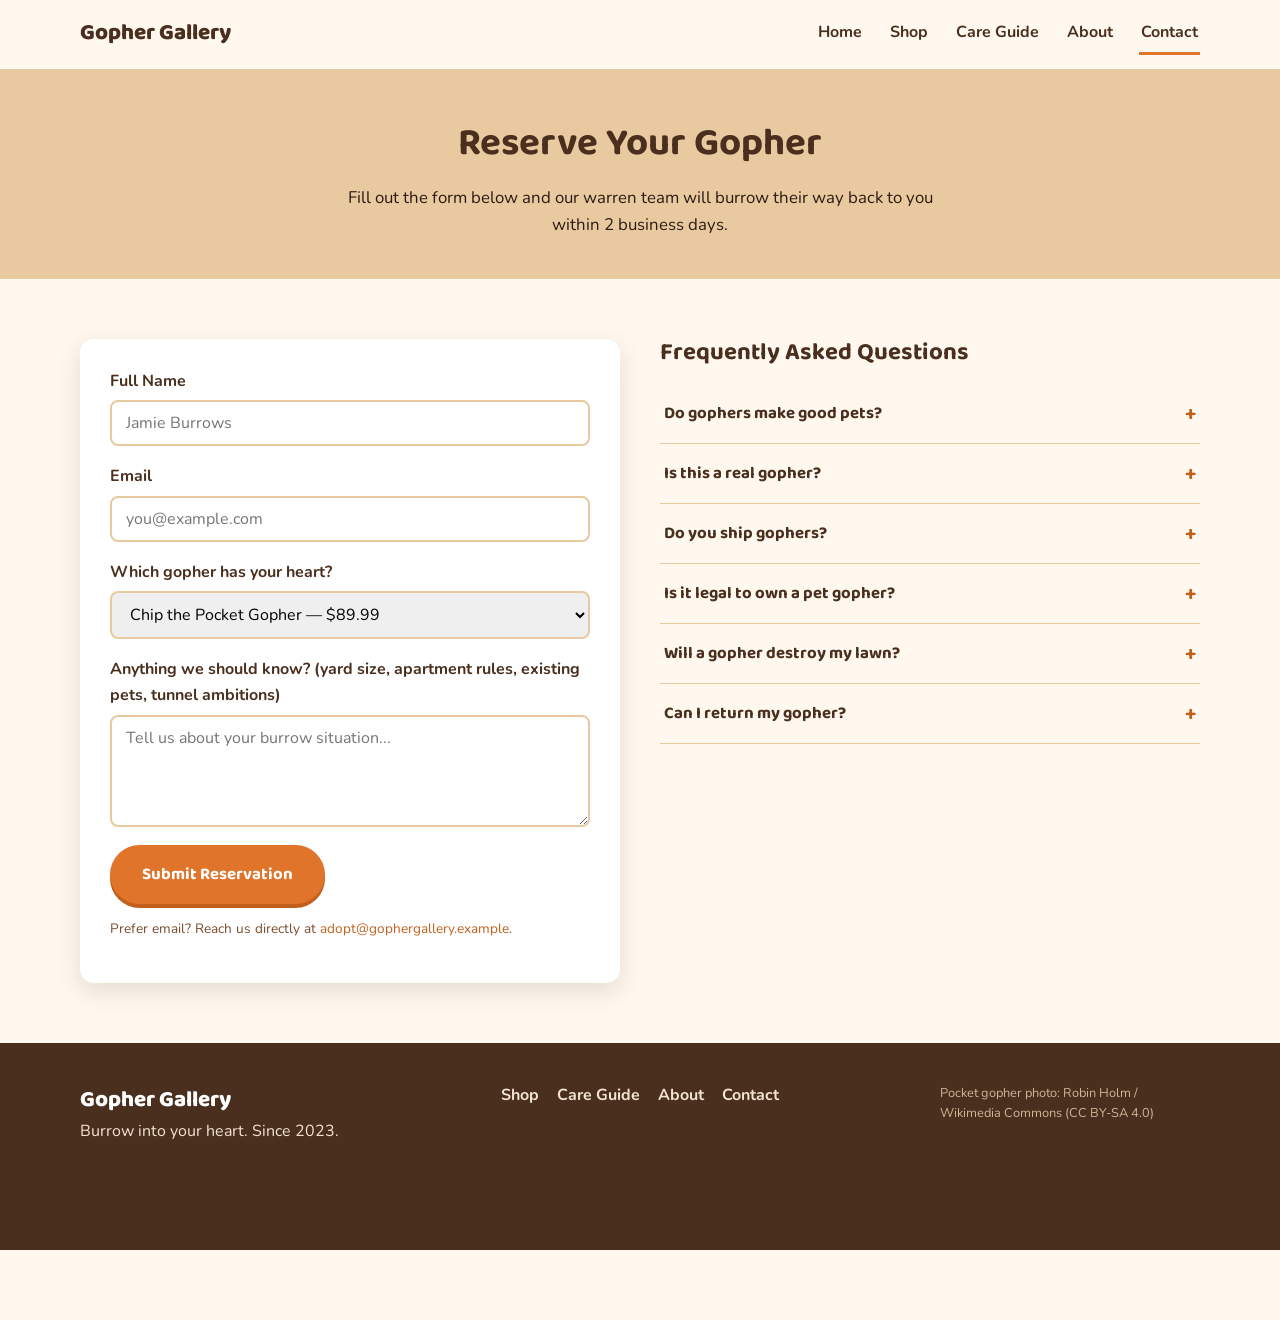
<file: apps/demo/gopher-gallery/contact.html>
<!DOCTYPE html>
<html lang="en">
<head>
<meta charset="UTF-8">
<meta name="viewport" content="width=device-width, initial-scale=1.0">
<title>Contact &amp; Adopt — Gopher Gallery</title>
<meta name="description" content="Reserve your gopher and get answers to shipping and legality FAQs.">
<link rel="preconnect" href="https://fonts.googleapis.com">
<link href="https://fonts.googleapis.com/css2?family=Baloo+2:wght@500;700;800&family=Nunito:wght@400;600;700;800&display=swap" rel="stylesheet">
<link rel="stylesheet" href="css/style.css">
</head>
<body>
<header class="site-header">
  <div class="container header-inner">
    <a class="logo" href="index.html">Gopher Gallery</a>
    <nav class="main-nav" id="mainNav">
      <a href="index.html">Home</a>
      <a href="shop.html">Shop</a>
      <a href="care.html">Care Guide</a>
      <a href="about.html">About</a>
      <a href="contact.html" class="active">Contact</a>
    </nav>
    <button class="nav-toggle" id="navToggle" aria-label="Toggle menu">&#9776;</button>
  </div>
</header>

<main>
  <section class="page-banner">
    <div class="container">
      <h1>Reserve Your Gopher</h1>
      <p>Fill out the form below and our warren team will burrow their way back to you within 2 business days.</p>
    </div>
  </section>

  <section class="section contact-section">
    <div class="container contact-grid">
      <form id="reservationForm" class="reservation-form" novalidate>
        <div class="form-row">
          <label for="fullName">Full Name</label>
          <input type="text" id="fullName" name="fullName" required placeholder="Jamie Burrows">
        </div>
        <div class="form-row">
          <label for="email">Email</label>
          <input type="email" id="email" name="email" required placeholder="you@example.com">
        </div>
        <div class="form-row">
          <label for="gopherChoice">Which gopher has your heart?</label>
          <select id="gopherChoice" name="gopherChoice">
            <option value="Chip">Chip the Pocket Gopher — $89.99</option>
            <option value="Duchess">Duchess the Plains Gopher — $124.99</option>
            <option value="Bruiser">Bruiser the Giant Gopher — $199.99</option>
            <option value="Sprout">Sprout the Baby Botta's Gopher — $59.99</option>
            <option value="Not sure yet">Not sure yet — surprise me</option>
          </select>
        </div>
        <div class="form-row">
          <label for="message">Anything we should know? (yard size, apartment rules, existing pets, tunnel ambitions)</label>
          <textarea id="message" name="message" rows="4" placeholder="Tell us about your burrow situation..."></textarea>
        </div>
        <button type="submit" class="btn btn-primary btn-large">Submit Reservation</button>
        <p class="form-note">Prefer email? Reach us directly at <a href="mailto:adopt@gophergallery.example">adopt@gophergallery.example</a>.</p>
        <div id="formSuccess" class="form-success" hidden>
          <strong>Burrow received!</strong> Your reservation has been logged. We'll be in touch faster than a gopher clears a flowerbed.
        </div>
      </form>

      <div class="faq-panel">
        <h2>Frequently Asked Questions</h2>
        <div class="accordion" id="faqAccordion">
          <div class="accordion-item">
            <button class="accordion-trigger" aria-expanded="false">Do gophers make good pets?</button>
            <div class="accordion-content">
              <p>Surprisingly, yes — low noise, natural landscapers, excellent tunnel vision (pun intended). They're independent, low-maintenance, and give you a legitimate excuse for that hole in the yard.</p>
            </div>
          </div>
          <div class="accordion-item">
            <button class="accordion-trigger" aria-expanded="false">Is this a real gopher?</button>
            <div class="accordion-content">
              <p>We'll let you decide. What we can say for certain: every gopher listed is described with complete sincerity and at least one pun.</p>
            </div>
          </div>
          <div class="accordion-item">
            <button class="accordion-trigger" aria-expanded="false">Do you ship gophers?</button>
            <div class="accordion-content">
              <p>We offer local, hand-delivered burrow-to-burrow transport within our service area. We do not ship gophers via post — they dig out of boxes, and frankly, so would you.</p>
            </div>
          </div>
          <div class="accordion-item">
            <button class="accordion-trigger" aria-expanded="false">Is it legal to own a pet gopher?</button>
            <div class="accordion-content">
              <p>Regulations on owning wildlife-adjacent critters vary by location, so please check your local exotic pet ordinances before adopting. Consider this your official "check with your city hall, not just us" disclaimer.</p>
            </div>
          </div>
          <div class="accordion-item">
            <button class="accordion-trigger" aria-expanded="false">Will a gopher destroy my lawn?</button>
            <div class="accordion-content">
              <p>"Destroy" is strong. "Enthusiastically renovate" is more accurate. We recommend a dedicated dig zone unless you're genuinely into avant-garde landscaping.</p>
            </div>
          </div>
          <div class="accordion-item">
            <button class="accordion-trigger" aria-expanded="false">Can I return my gopher?</button>
            <div class="accordion-content">
              <p>We offer a 14-day "tunnel trial" adjustment period. After that, we're confident you'll be too burrow-attached to consider it.</p>
            </div>
          </div>
        </div>
      </div>
    </div>
  </section>
</main>

<footer class="site-footer">
  <div class="container footer-inner">
    <div>
      <a class="logo" href="index.html">Gopher Gallery</a>
      <p>Burrow into your heart. Since 2023.</p>
    </div>
    <nav class="footer-nav">
      <a href="shop.html">Shop</a>
      <a href="care.html">Care Guide</a>
      <a href="about.html">About</a>
      <a href="contact.html">Contact</a>
    </nav>
    <p class="photo-credit">Pocket gopher photo: Robin Holm / Wikimedia Commons (CC BY-SA 4.0)</p>
  </div>
</footer>

<script src="js/main.js"></script>
<script src="js/contact.js"></script>
</body>
</html>
</file>
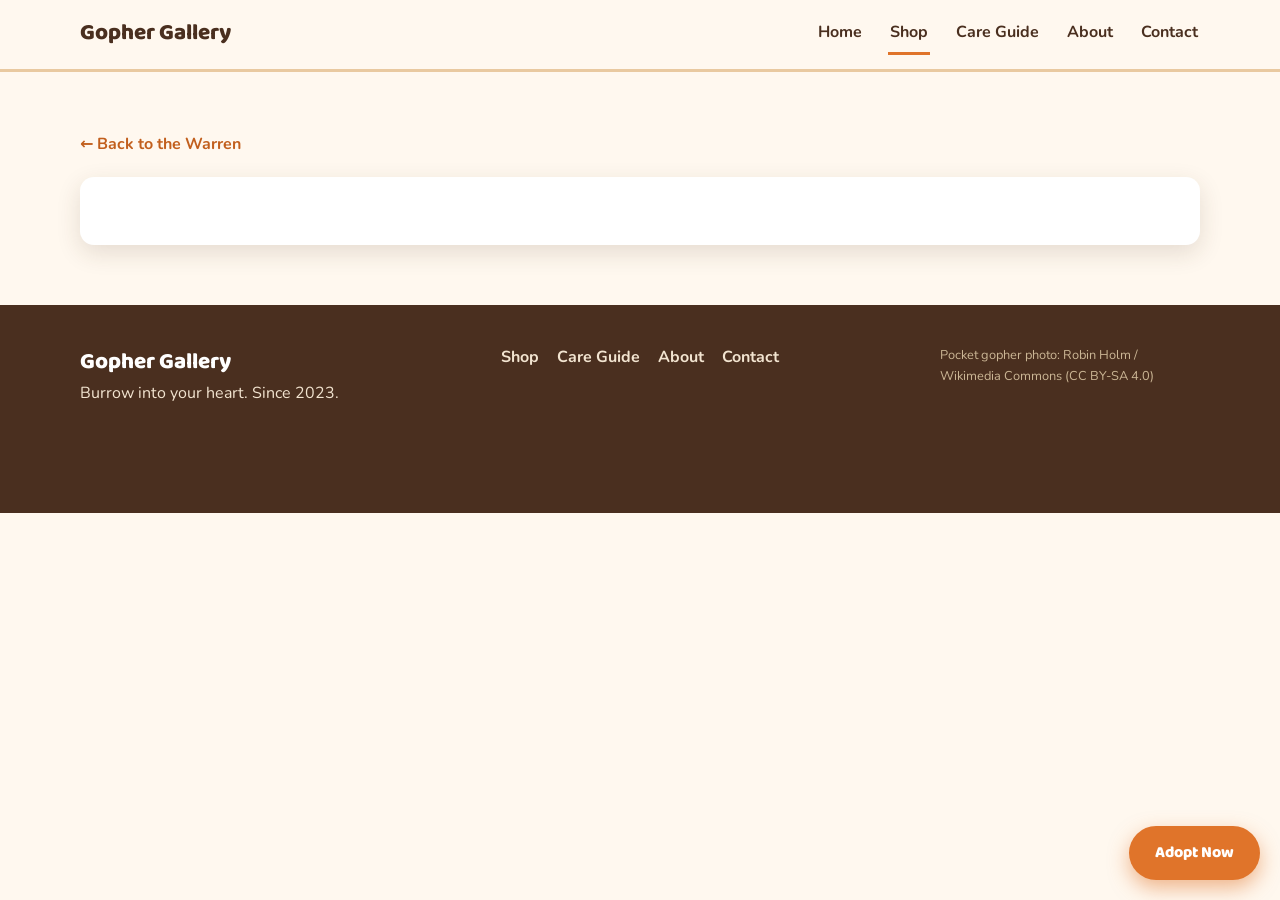
<file: apps/demo/gopher-gallery/gopher.html>
<!DOCTYPE html>
<html lang="en">
<head>
<meta charset="UTF-8">
<meta name="viewport" content="width=device-width, initial-scale=1.0">
<title>Gopher Details — Gopher Gallery</title>
<link rel="preconnect" href="https://fonts.googleapis.com">
<link href="https://fonts.googleapis.com/css2?family=Baloo+2:wght@500;700;800&family=Nunito:wght@400;600;700;800&display=swap" rel="stylesheet">
<link rel="stylesheet" href="css/style.css">
</head>
<body>
<header class="site-header">
  <div class="container header-inner">
    <a class="logo" href="index.html">Gopher Gallery</a>
    <nav class="main-nav" id="mainNav">
      <a href="index.html">Home</a>
      <a href="shop.html" class="active">Shop</a>
      <a href="care.html">Care Guide</a>
      <a href="about.html">About</a>
      <a href="contact.html">Contact</a>
    </nav>
    <button class="nav-toggle" id="navToggle" aria-label="Toggle menu">&#9776;</button>
  </div>
</header>

<main>
  <section class="section">
    <div class="container">
      <a href="shop.html" class="back-link">&larr; Back to the Warren</a>
      <div id="gopherDetail" class="gopher-detail"></div>
    </div>
  </section>
</main>

<footer class="site-footer">
  <div class="container footer-inner">
    <div>
      <a class="logo" href="index.html">Gopher Gallery</a>
      <p>Burrow into your heart. Since 2023.</p>
    </div>
    <nav class="footer-nav">
      <a href="shop.html">Shop</a>
      <a href="care.html">Care Guide</a>
      <a href="about.html">About</a>
      <a href="contact.html">Contact</a>
    </nav>
    <p class="photo-credit">Pocket gopher photo: Robin Holm / Wikimedia Commons (CC BY-SA 4.0)</p>
  </div>
</footer>

<a href="contact.html" class="sticky-cta">Adopt Now</a>

<script src="js/data.js"></script>
<script src="js/main.js"></script>
<script src="js/gopher.js"></script>
</body>
</html>
</file>
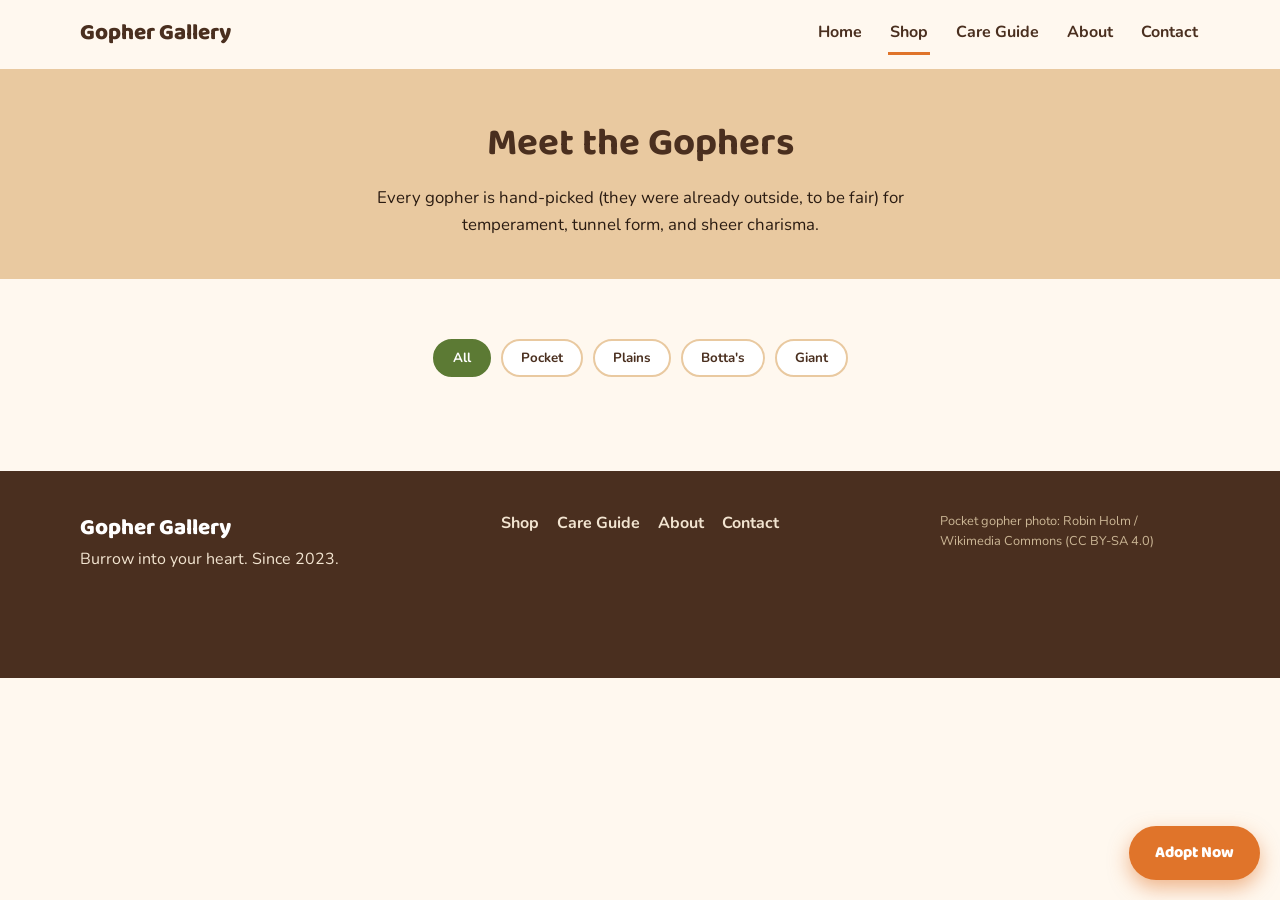
<file: apps/demo/gopher-gallery/shop.html>
<!DOCTYPE html>
<html lang="en">
<head>
<meta charset="UTF-8">
<meta name="viewport" content="width=device-width, initial-scale=1.0">
<title>Shop Gophers — Gopher Gallery</title>
<meta name="description" content="Browse our full lineup of companion gophers: Pocket, Plains, Botta's, and Giant.">
<link rel="preconnect" href="https://fonts.googleapis.com">
<link href="https://fonts.googleapis.com/css2?family=Baloo+2:wght@500;700;800&family=Nunito:wght@400;600;700;800&display=swap" rel="stylesheet">
<link rel="stylesheet" href="css/style.css">
</head>
<body>
<header class="site-header">
  <div class="container header-inner">
    <a class="logo" href="index.html">Gopher Gallery</a>
    <nav class="main-nav" id="mainNav">
      <a href="index.html">Home</a>
      <a href="shop.html" class="active">Shop</a>
      <a href="care.html">Care Guide</a>
      <a href="about.html">About</a>
      <a href="contact.html">Contact</a>
    </nav>
    <button class="nav-toggle" id="navToggle" aria-label="Toggle menu">&#9776;</button>
  </div>
</header>

<main>
  <section class="page-banner">
    <div class="container">
      <h1>Meet the Gophers</h1>
      <p>Every gopher is hand-picked (they were already outside, to be fair) for temperament, tunnel form, and sheer charisma.</p>
    </div>
  </section>

  <section class="section">
    <div class="container">
      <div class="filter-bar" id="filterBar">
        <button class="filter-btn active" data-species="all">All</button>
        <button class="filter-btn" data-species="Pocket">Pocket</button>
        <button class="filter-btn" data-species="Plains">Plains</button>
        <button class="filter-btn" data-species="Bottas">Botta's</button>
        <button class="filter-btn" data-species="Giant">Giant</button>
      </div>
      <div id="shopGrid" class="shop-grid"></div>
    </div>
  </section>
</main>

<footer class="site-footer">
  <div class="container footer-inner">
    <div>
      <a class="logo" href="index.html">Gopher Gallery</a>
      <p>Burrow into your heart. Since 2023.</p>
    </div>
    <nav class="footer-nav">
      <a href="shop.html">Shop</a>
      <a href="care.html">Care Guide</a>
      <a href="about.html">About</a>
      <a href="contact.html">Contact</a>
    </nav>
    <p class="photo-credit">Pocket gopher photo: Robin Holm / Wikimedia Commons (CC BY-SA 4.0)</p>
  </div>
</footer>

<a href="contact.html" class="sticky-cta">Adopt Now</a>

<script src="js/data.js"></script>
<script src="js/main.js"></script>
<script src="js/shop.js"></script>
</body>
</html>
</file>
<file: apps/demo/gopher-gallery/css/style.css>
:root {
  --brown-dark: #4a2f1f;
  --brown: #7a4b2e;
  --brown-light: #b98850;
  --tan: #e9c9a0;
  --cream: #fff8ef;
  --cream-2: #f8ecd8;
  --moss: #5c7a34;
  --moss-dark: #445d24;
  --orange: #e0742a;
  --orange-dark: #c25f1d;
  --ink: #2b1c12;
  --radius: 14px;
  --shadow: 0 8px 24px rgba(74, 47, 31, 0.14);
  font-size: 16px;
}

* { box-sizing: border-box; }

html, body {
  margin: 0;
  padding: 0;
  scroll-behavior: smooth;
}

body {
  font-family: "Nunito", system-ui, sans-serif;
  color: var(--ink);
  background: var(--cream);
  line-height: 1.6;
  padding-bottom: 70px;
}

h1, h2, h3, h4 {
  font-family: "Baloo 2", "Nunito", system-ui, sans-serif;
  color: var(--brown-dark);
  margin: 0 0 0.5em;
  line-height: 1.15;
}

p { margin: 0 0 1em; }
a { color: var(--orange-dark); text-decoration: none; }
a:hover { text-decoration: underline; }

.container {
  width: 100%;
  max-width: 1160px;
  margin: 0 auto;
  padding: 0 20px;
}

.sr-only {
  position: absolute;
  width: 1px; height: 1px;
  overflow: hidden;
  clip: rect(0 0 0 0);
}

/* Header */
.site-header {
  background: var(--cream);
  border-bottom: 3px solid var(--tan);
  position: sticky;
  top: 0;
  z-index: 50;
}
.header-inner {
  display: flex;
  align-items: center;
  justify-content: space-between;
  padding: 14px 20px;
}
.logo {
  font-family: "Baloo 2", sans-serif;
  font-weight: 800;
  font-size: 1.4rem;
  color: var(--brown-dark);
}
.logo:hover { text-decoration: none; }
.main-nav {
  display: flex;
  gap: 24px;
}
.main-nav a {
  color: var(--brown-dark);
  font-weight: 700;
  padding: 6px 2px;
  border-bottom: 3px solid transparent;
}
.main-nav a.active,
.main-nav a:hover {
  border-bottom-color: var(--orange);
  text-decoration: none;
}
.nav-toggle {
  display: none;
  background: none;
  border: 2px solid var(--brown);
  border-radius: 8px;
  font-size: 1.3rem;
  padding: 4px 10px;
  cursor: pointer;
  color: var(--brown-dark);
}

@media (max-width: 780px) {
  .nav-toggle { display: block; }
  .main-nav {
    position: absolute;
    top: 100%;
    left: 0;
    right: 0;
    background: var(--cream);
    flex-direction: column;
    gap: 0;
    max-height: 0;
    overflow: hidden;
    border-bottom: 3px solid var(--tan);
    transition: max-height 0.25s ease;
  }
  .main-nav.open { max-height: 320px; }
  .main-nav a {
    padding: 14px 20px;
    border-bottom: 1px solid var(--tan);
    border-radius: 0;
  }
}

/* Buttons */
.btn {
  display: inline-block;
  font-family: "Baloo 2", sans-serif;
  font-weight: 700;
  border-radius: 999px;
  padding: 10px 22px;
  cursor: pointer;
  border: 2px solid transparent;
  transition: transform 0.15s ease, box-shadow 0.15s ease;
}
.btn:hover { text-decoration: none; transform: translateY(-2px); }
.btn-primary {
  background: var(--orange);
  color: #fff;
  box-shadow: 0 4px 0 var(--orange-dark);
}
.btn-primary:hover { box-shadow: 0 6px 0 var(--orange-dark); }
.btn-ghost {
  background: transparent;
  border-color: var(--brown-dark);
  color: var(--brown-dark);
}
.btn-outline {
  background: transparent;
  border-color: var(--orange);
  color: var(--orange-dark);
  padding: 8px 18px;
  font-size: 0.9rem;
}
.btn-large { padding: 14px 30px; font-size: 1.05rem; }

/* Hero */
.hero {
  position: relative;
  overflow: hidden;
  background: linear-gradient(180deg, #fdf1de 0%, var(--cream) 70%);
  padding-top: 20px;
}
.hero-bg { position: absolute; bottom: 0; left: 0; width: 100%; z-index: 0; opacity: 0.9; }
.hero-hills { width: 100%; height: 140px; display: block; }
.hero-inner {
  position: relative;
  z-index: 1;
  display: flex;
  align-items: center;
  gap: 40px;
  padding: 50px 20px 120px;
  flex-wrap: wrap;
}
.hero-text { flex: 1 1 420px; }
.eyebrow {
  display: inline-block;
  font-weight: 800;
  color: var(--moss-dark);
  background: #e4edd2;
  padding: 4px 12px;
  border-radius: 999px;
  font-size: 0.85rem;
  margin-bottom: 14px;
}
.hero-text h1 {
  font-size: 3rem;
  margin-bottom: 16px;
}
.hero-text p { font-size: 1.1rem; max-width: 480px; }
.hero-actions { display: flex; gap: 14px; flex-wrap: wrap; margin-top: 10px; }
.hero-art { flex: 0 0 220px; display: flex; justify-content: center; }
.hero-gopher-svg { width: 220px; height: 220px; filter: drop-shadow(0 10px 12px rgba(0,0,0,0.15)); }

@media (max-width: 600px) {
  .hero-text h1 { font-size: 2.2rem; }
  .hero-inner { padding-bottom: 90px; }
}

/* Sections */
.section { padding: 60px 0; }
.section-title {
  text-align: center;
  font-size: 2rem;
  margin-bottom: 32px;
}
.page-banner {
  background: var(--tan);
  padding: 50px 0 40px;
  text-align: center;
}
.page-banner h1 { font-size: 2.4rem; }
.page-banner p { max-width: 620px; margin: 0 auto; font-size: 1.05rem; }

/* Featured */
.featured-card {
  display: flex;
  gap: 32px;
  background: #fff;
  border-radius: var(--radius);
  box-shadow: var(--shadow);
  overflow: hidden;
  flex-wrap: wrap;
}
.featured-media { flex: 1 1 320px; min-height: 280px; background: var(--cream-2); display: flex; align-items: center; justify-content: center; }
.featured-img, .card-img, .detail-img { width: 100%; height: 100%; object-fit: cover; display: block; }
.featured-media .featured-img { max-height: 340px; }
.featured-body { flex: 1 1 340px; padding: 32px 32px 32px 0; align-self: center; }
.featured-body h3 { font-size: 2rem; }
.featured-meta { display: flex; align-items: center; gap: 20px; margin: 16px 0; flex-wrap: wrap; }

@media (max-width: 700px) {
  .featured-body { padding: 24px; }
}

.species-tag {
  display: inline-block;
  background: var(--moss);
  color: #fff;
  font-weight: 700;
  font-size: 0.75rem;
  letter-spacing: 0.03em;
  text-transform: uppercase;
  padding: 4px 10px;
  border-radius: 6px;
  margin-bottom: 10px;
}
.tagline { font-style: italic; color: var(--brown); font-weight: 600; }
.price { font-family: "Baloo 2", sans-serif; font-weight: 800; font-size: 1.4rem; color: var(--orange-dark); }
.price-large { font-family: "Baloo 2", sans-serif; font-weight: 800; font-size: 1.8rem; color: var(--orange-dark); margin: 6px 0 20px; }
.digging-rating { font-size: 1rem; color: var(--brown); }
.digging-label { font-size: 0.8rem; color: var(--brown); }

/* Why grid */
.why { background: var(--cream-2); }
.why-grid { display: grid; grid-template-columns: repeat(3, 1fr); gap: 24px; }
.why-card {
  background: #fff;
  border-radius: var(--radius);
  padding: 28px 22px;
  text-align: center;
  box-shadow: var(--shadow);
}
.why-icon { font-size: 2.4rem; margin-bottom: 10px; }
@media (max-width: 780px) { .why-grid { grid-template-columns: 1fr; } }

/* Carousel */
.carousel {
  position: relative;
  max-width: 680px;
  margin: 0 auto;
  display: flex;
  align-items: center;
  gap: 16px;
  background: #fff;
  border-radius: var(--radius);
  padding: 30px;
  box-shadow: var(--shadow);
}
.carousel-slide { flex: 1; text-align: center; }
.quote { font-size: 1.15rem; font-style: italic; color: var(--brown-dark); }
.author { font-weight: 700; color: var(--moss-dark); margin: 0; }
.carousel-arrow {
  background: var(--tan);
  border: none;
  border-radius: 50%;
  width: 40px; height: 40px;
  font-size: 1.4rem;
  cursor: pointer;
  color: var(--brown-dark);
  flex-shrink: 0;
}
.carousel-arrow:hover { background: var(--orange); color: #fff; }

/* Newsletter */
.newsletter { background: linear-gradient(135deg, var(--moss) 0%, var(--moss-dark) 100%); color: #fff; }
.newsletter .section-title, .newsletter p { color: #fff; }
.newsletter-inner { display: flex; align-items: center; justify-content: space-between; gap: 30px; flex-wrap: wrap; text-align: left; }
.newsletter-inner .section-title { text-align: left; margin-bottom: 8px; }
.newsletter-form { display: flex; gap: 10px; flex-wrap: wrap; }
.newsletter-form input {
  padding: 12px 16px;
  border-radius: 999px;
  border: none;
  min-width: 240px;
  font-size: 1rem;
}

/* Footer */
.site-footer { background: var(--brown-dark); color: #f2e4d0; padding: 40px 0 90px; }
.site-footer .logo { color: #fff; }
.footer-inner { display: flex; justify-content: space-between; flex-wrap: wrap; gap: 24px; align-items: flex-start; }
.footer-nav { display: flex; gap: 18px; flex-wrap: wrap; }
.footer-nav a { color: #f2e4d0; font-weight: 700; }
.photo-credit { font-size: 0.8rem; color: #cbb695; max-width: 260px; }

/* Sticky CTA */
.sticky-cta {
  position: fixed;
  right: 20px;
  bottom: 20px;
  background: var(--orange);
  color: #fff;
  font-family: "Baloo 2", sans-serif;
  font-weight: 800;
  padding: 14px 26px;
  border-radius: 999px;
  box-shadow: 0 8px 20px rgba(224, 116, 42, 0.5);
  z-index: 60;
  transition: transform 0.15s ease;
}
.sticky-cta:hover { transform: scale(1.05); text-decoration: none; }

/* Shop */
.filter-bar { display: flex; gap: 10px; justify-content: center; flex-wrap: wrap; margin-bottom: 34px; }
.filter-btn {
  background: #fff;
  border: 2px solid var(--tan);
  color: var(--brown-dark);
  font-weight: 700;
  padding: 8px 18px;
  border-radius: 999px;
  cursor: pointer;
  font-family: "Nunito", sans-serif;
}
.filter-btn.active, .filter-btn:hover { background: var(--moss); border-color: var(--moss); color: #fff; }

.shop-grid {
  display: grid;
  grid-template-columns: repeat(auto-fill, minmax(260px, 1fr));
  gap: 26px;
}
.gopher-card {
  background: #fff;
  border-radius: var(--radius);
  box-shadow: var(--shadow);
  overflow: hidden;
  display: flex;
  flex-direction: column;
  transition: transform 0.2s ease, box-shadow 0.2s ease;
}
.gopher-card:hover { transform: translateY(-6px); box-shadow: 0 14px 30px rgba(74,47,31,0.22); }
.gopher-card-media { position: relative; display: block; height: 190px; background: var(--cream-2); overflow: hidden; }
.gopher-card-media .species-tag { position: absolute; top: 10px; left: 10px; margin-bottom: 0; }
.gopher-card-body { padding: 18px 20px 22px; display: flex; flex-direction: column; gap: 6px; flex: 1; }
.gopher-card-body h3 { margin-bottom: 2px; font-size: 1.35rem; }
.gopher-card-body h3 a { color: var(--brown-dark); }
.card-meta { display: flex; align-items: center; justify-content: space-between; margin: 6px 0 10px; }
.gopher-card-body .btn { margin-top: auto; align-self: flex-start; }
.empty-state { text-align: center; padding: 40px; color: var(--brown); font-size: 1.1rem; }

.illustration-wrap { width: 100%; height: 100%; display: flex; align-items: center; justify-content: center; background: var(--cream-2); }
.gopher-illustration { width: 90%; height: 90%; }

/* Gopher detail */
.back-link { display: inline-block; margin-bottom: 20px; font-weight: 700; }
.gopher-detail {
  display: flex;
  gap: 40px;
  flex-wrap: wrap;
  background: #fff;
  border-radius: var(--radius);
  box-shadow: var(--shadow);
  padding: 34px;
}
.detail-media { flex: 1 1 320px; }
.detail-media .detail-img, .detail-media .illustration-wrap { border-radius: var(--radius); height: 340px; }
.photo-credit-inline { font-size: 0.8rem; color: var(--brown); margin-top: 8px; }
.detail-body { flex: 1 1 340px; }
.detail-body h1 { font-size: 2.4rem; }
.stat-list { margin: 20px 0; }
.stat-row { display: flex; gap: 10px; padding: 10px 0; border-bottom: 1px solid var(--cream-2); }
.stat-row dt { font-weight: 800; color: var(--moss-dark); min-width: 130px; }
.stat-row dd { margin: 0; }

/* Care guide */
.care-grid { display: grid; grid-template-columns: repeat(2, 1fr); gap: 26px; }
.care-card { background: #fff; border-radius: var(--radius); box-shadow: var(--shadow); padding: 30px; }
.care-icon { font-size: 2rem; margin-bottom: 8px; }
@media (max-width: 780px) { .care-grid { grid-template-columns: 1fr; } }

.cta-band { background: var(--tan); text-align: center; }
.cta-band-inner { display: flex; flex-direction: column; align-items: center; gap: 16px; }

/* About */
.about-grid { display: flex; gap: 44px; align-items: flex-start; flex-wrap: wrap; }
.about-copy { flex: 1 1 480px; }
.about-copy .lead { font-size: 1.2rem; font-weight: 700; color: var(--brown-dark); }
.about-art { flex: 0 0 260px; display: flex; justify-content: center; }
.about-svg { width: 100%; max-width: 260px; }

/* Contact */
.contact-grid { display: flex; gap: 40px; flex-wrap: wrap; }
.reservation-form { flex: 1 1 380px; background: #fff; border-radius: var(--radius); padding: 30px; box-shadow: var(--shadow); }
.form-row { margin-bottom: 18px; display: flex; flex-direction: column; gap: 6px; }
.form-row label { font-weight: 700; color: var(--brown-dark); }
.form-row input, .form-row select, .form-row textarea {
  padding: 10px 14px;
  border-radius: 8px;
  border: 2px solid var(--tan);
  font-family: "Nunito", sans-serif;
  font-size: 1rem;
}
.form-note { font-size: 0.85rem; color: var(--brown); margin-top: 14px; }
.form-success {
  margin-top: 16px;
  background: #e4edd2;
  color: var(--moss-dark);
  padding: 14px 18px;
  border-radius: 10px;
  font-weight: 600;
}
.faq-panel { flex: 1 1 380px; }
.faq-panel h2 { margin-bottom: 18px; }
.accordion-item { border-bottom: 1px solid var(--tan); }
.accordion-trigger {
  width: 100%;
  text-align: left;
  background: none;
  border: none;
  font-family: "Baloo 2", sans-serif;
  font-weight: 700;
  font-size: 1.05rem;
  color: var(--brown-dark);
  padding: 16px 4px;
  cursor: pointer;
  position: relative;
}
.accordion-trigger::after {
  content: "+";
  position: absolute;
  right: 4px;
  top: 14px;
  font-size: 1.3rem;
  color: var(--orange-dark);
  transition: transform 0.2s ease;
}
.accordion-item.open .accordion-trigger::after { transform: rotate(45deg); }
.accordion-content {
  max-height: 0;
  overflow: hidden;
  transition: max-height 0.25s ease;
}
.accordion-item.open .accordion-content { max-height: 300px; }
.accordion-content p { padding: 0 4px 16px; margin: 0; color: var(--brown); }

@media (max-width: 700px) {
  .gopher-detail { padding: 22px; }
  .detail-media .detail-img, .detail-media .illustration-wrap { height: 240px; }
}
</file>
<file: apps/demo/happy-paws-dog-walking/css/styles.css>
/* ===== Happy Paws Dog Walking - styles ===== */

:root {
  --green: #3f8557;
  --green-dark: #2c5e3d;
  --green-light: #e8f3e9;
  --yellow: #ffc94d;
  --yellow-dark: #c98a1c;
  --cream: #fdf6ec;
  --gray: #6b5e56;
  --gray-light: #8d7b73;
  --text: #3a332e;
  --white: #ffffff;
  --radius: 18px;
  --shadow: 0 12px 30px rgba(58, 51, 46, 0.08);
  --shadow-lg: 0 20px 45px rgba(58, 51, 46, 0.14);
  --max-width: 1160px;
}

* { box-sizing: border-box; }
html { scroll-behavior: smooth; }

body {
  margin: 0;
  font-family: 'Nunito', system-ui, -apple-system, sans-serif;
  color: var(--text);
  background: var(--cream);
  line-height: 1.6;
}

h1, h2, h3 {
  font-family: 'Quicksand', 'Nunito', sans-serif;
  font-weight: 700;
  line-height: 1.15;
  margin: 0 0 .5em;
  color: var(--green-dark);
}

p { margin: 0 0 1em; }
ul { margin: 0; padding: 0; list-style: none; }
a { color: inherit; text-decoration: none; }
img, svg { max-width: 100%; display: block; }

.wrap {
  max-width: var(--max-width);
  margin: 0 auto;
  padding: 0 24px;
}

.skip-link {
  position: absolute;
  left: -999px;
  top: 0;
  background: var(--green);
  color: #fff;
  padding: 10px 16px;
  border-radius: 0 0 8px 0;
  z-index: 1000;
}
.skip-link:focus { left: 0; }

section[id] { scroll-margin-top: 84px; }

/* Buttons */
.btn {
  display: inline-flex;
  align-items: center;
  justify-content: center;
  gap: 6px;
  padding: 12px 22px;
  border-radius: 999px;
  font-weight: 700;
  font-size: 0.95rem;
  border: 2px solid transparent;
  cursor: pointer;
  transition: transform .15s ease, box-shadow .15s ease, background .15s ease;
  white-space: nowrap;
}
.btn:hover { transform: translateY(-2px); }
.btn-primary {
  background: var(--green);
  color: #fff;
  box-shadow: 0 8px 18px rgba(63,133,87,0.3);
}
.btn-primary:hover { background: var(--green-dark); }
.btn-outline {
  background: transparent;
  border-color: var(--green);
  color: var(--green-dark);
}
.btn-outline:hover { background: var(--green-light); }
.btn-lg { padding: 15px 28px; font-size: 1.05rem; }

/* Header */
.site-header {
  position: sticky;
  top: 0;
  z-index: 100;
  background: rgba(253, 246, 236, 0.92);
  backdrop-filter: blur(8px);
  border-bottom: 1px solid rgba(63,133,87,0.12);
}
.header-inner {
  display: flex;
  align-items: center;
  justify-content: space-between;
  padding-top: 12px;
  padding-bottom: 12px;
  gap: 16px;
}
.logo {
  display: flex;
  align-items: center;
  gap: 10px;
  font-family: 'Quicksand', sans-serif;
  font-weight: 700;
  font-size: 1.25rem;
  color: var(--green-dark);
  flex-shrink: 0;
}
.main-nav {
  display: flex;
  gap: 28px;
  flex: 1;
  justify-content: center;
}
.main-nav a {
  font-weight: 600;
  color: var(--text);
  padding: 8px 4px;
  border-bottom: 2px solid transparent;
  transition: color .15s, border-color .15s;
}
.main-nav a:hover { color: var(--green); border-color: var(--yellow); }

.header-actions { display: flex; align-items: center; gap: 12px; }
.nav-toggle {
  display: none;
  flex-direction: column;
  gap: 4px;
  background: none;
  border: none;
  cursor: pointer;
  padding: 6px;
}
.nav-toggle span {
  width: 22px;
  height: 2.5px;
  background: var(--green-dark);
  border-radius: 2px;
}

/* Hero */
.hero { padding: 56px 0 72px; overflow: hidden; }
.hero-inner {
  display: grid;
  grid-template-columns: 1fr;
  gap: 40px;
  align-items: center;
}
.eyebrow {
  display: inline-block;
  background: var(--yellow);
  color: var(--text);
  font-weight: 700;
  font-size: 0.85rem;
  padding: 6px 14px;
  border-radius: 999px;
  margin-bottom: 18px;
}
.hero h1 {
  font-size: clamp(2.4rem, 6vw, 3.6rem);
  margin-bottom: 0.3em;
}
.hero-sub {
  font-size: 1.15rem;
  color: var(--gray);
  max-width: 46ch;
}
.hero-ctas { display: flex; flex-wrap: wrap; gap: 14px; margin: 24px 0; }
.hero-trust {
  display: flex;
  flex-wrap: wrap;
  gap: 10px 20px;
  font-weight: 700;
  color: var(--green-dark);
  font-size: 0.95rem;
  margin-top: 10px;
}
.hero-art { display: flex; justify-content: center; }
.hero-svg { width: 100%; max-width: 460px; border-radius: 24px; box-shadow: var(--shadow-lg); }

/* Sections general */
.section { padding: 80px 0; }
.section.alt { background: var(--green-light); }
.section-eyebrow {
  text-transform: uppercase;
  letter-spacing: 0.08em;
  font-weight: 800;
  font-size: 0.8rem;
  color: var(--yellow-dark);
  margin-bottom: 8px;
}
.section h2 { font-size: clamp(1.7rem, 4vw, 2.4rem); max-width: 32ch; }
.section-lede { color: var(--gray); font-size: 1.05rem; max-width: 60ch; }

/* Cards / Services */
.card-grid {
  display: grid;
  grid-template-columns: 1fr;
  gap: 24px;
  margin-top: 40px;
}
.card {
  position: relative;
  background: #fff;
  border-radius: var(--radius);
  padding: 32px 26px;
  box-shadow: var(--shadow);
  border: 1px solid rgba(63,133,87,0.08);
}
.card.featured {
  border: 2px solid var(--yellow);
  transform: translateY(-4px);
}
.card-icon { margin-bottom: 14px; }
.card h3 { font-size: 1.3rem; margin-bottom: 4px; }
.card-duration {
  color: var(--green);
  font-weight: 700;
  font-size: 0.95rem;
  margin-bottom: 10px;
}
.ribbon {
  position: absolute;
  top: 18px;
  right: -6px;
  background: var(--yellow);
  color: var(--text);
  font-size: 0.72rem;
  font-weight: 800;
  padding: 4px 12px;
  border-radius: 6px 0 0 6px;
}

/* Pricing */
.pricing-grid {
  display: grid;
  grid-template-columns: 1fr;
  gap: 24px;
  margin-top: 40px;
}
.price-card {
  position: relative;
  background: #fff;
  border-radius: var(--radius);
  padding: 36px 28px;
  box-shadow: var(--shadow);
  text-align: center;
  border: 1px solid rgba(63,133,87,0.08);
  display: flex;
  flex-direction: column;
}
.price-card.popular {
  border: 2px solid var(--green);
  box-shadow: var(--shadow-lg);
  transform: translateY(-6px);
}
.badge {
  position: absolute;
  top: -14px;
  left: 50%;
  transform: translateX(-50%);
  background: var(--green);
  color: #fff;
  font-size: 0.78rem;
  font-weight: 800;
  padding: 6px 16px;
  border-radius: 999px;
  box-shadow: 0 6px 14px rgba(63,133,87,0.35);
}
.price-card h3 { margin-bottom: 14px; }
.price { display: flex; align-items: baseline; justify-content: center; gap: 6px; margin-bottom: 4px; }
.price span { font-size: 2.4rem; font-weight: 800; color: var(--green-dark); font-family: 'Quicksand', sans-serif; }
.price small { color: var(--gray); font-weight: 600; }
.price-sub { color: var(--gray); font-size: 0.95rem; margin-bottom: 18px; }
.price-features { margin-bottom: 26px; text-align: left; flex: 1; }
.price-features li { padding: 6px 0; font-size: 0.95rem; }
.price-card .btn { align-self: center; width: 100%; }

/* How it works */
.steps {
  display: grid;
  grid-template-columns: 1fr;
  gap: 24px;
  margin-top: 44px;
  align-items: start;
}
.step { text-align: center; padding: 0 12px; }
.step-num {
  width: 52px;
  height: 52px;
  border-radius: 50%;
  background: var(--yellow);
  color: var(--text);
  font-family: 'Quicksand', sans-serif;
  font-weight: 800;
  font-size: 1.4rem;
  display: flex;
  align-items: center;
  justify-content: center;
  margin: 0 auto 14px;
  box-shadow: 0 8px 18px rgba(255,201,77,0.4);
}
.step h3 { font-size: 1.15rem; }
.step-connector { display: none; }

/* Testimonials */
.testimonial-grid { margin-top: 40px; }
.testimonial-card {
  background: #fff;
  border-radius: var(--radius);
  padding: 30px 26px;
  box-shadow: var(--shadow);
  margin: 0;
  border-left: 4px solid var(--yellow);
}
.testimonial-card blockquote {
  margin: 0 0 18px;
  font-size: 1.05rem;
  color: var(--text);
  font-style: italic;
}
.testimonial-card figcaption strong { display: block; color: var(--green-dark); }
.testimonial-card figcaption span { color: var(--gray); font-size: 0.9rem; }

/* About */
.about-inner {
  display: grid;
  grid-template-columns: 1fr;
  gap: 32px;
  align-items: center;
  text-align: center;
}
.about-art { display: flex; justify-content: center; }
.about-badges {
  display: flex;
  flex-wrap: wrap;
  gap: 12px;
  margin-top: 18px;
  justify-content: center;
}
.about-badges li {
  background: var(--green-light);
  color: var(--green-dark);
  font-weight: 700;
  padding: 8px 16px;
  border-radius: 999px;
  font-size: 0.9rem;
}
.about-copy { text-align: left; }
.about-copy p { color: var(--gray); }

/* Contact */
.contact-inner {
  display: grid;
  grid-template-columns: 1fr;
  gap: 40px;
}
.contact-ctas { display: flex; flex-wrap: wrap; gap: 14px; margin-top: 22px; }
.contact-info {
  background: #fff;
  border-radius: var(--radius);
  padding: 32px 28px;
  box-shadow: var(--shadow);
}
.contact-info h3 { font-size: 1.05rem; color: var(--green-dark); margin-top: 18px; }
.contact-info h3:first-child { margin-top: 0; }
.area-list li { padding: 4px 0; font-weight: 600; }
.contact-info a { color: var(--green); font-weight: 700; }
.contact-info p { margin: 4px 0; }

/* Footer */
.site-footer {
  background: var(--text);
  color: #f1e9de;
  padding: 44px 0 28px;
}
.footer-inner {
  display: flex;
  flex-direction: column;
  gap: 24px;
  align-items: center;
  text-align: center;
}
.footer-brand { display: flex; align-items: center; gap: 12px; }
.footer-name { font-family: 'Quicksand', sans-serif; font-weight: 700; color: #fff; margin: 0; }
.footer-tagline { margin: 0; font-size: 0.9rem; color: #cfc3b4; }
.footer-nav { display: flex; gap: 20px; flex-wrap: wrap; justify-content: center; }
.footer-nav a { color: #f1e9de; font-weight: 600; }
.footer-nav a:hover { color: var(--yellow); }
.footer-copy { font-size: 0.82rem; color: #a99c8c; margin: 0; }

/* Responsive */
@media (min-width: 640px) {
  .card-grid { grid-template-columns: repeat(2, 1fr); }
  .pricing-grid { grid-template-columns: repeat(2, 1fr); }
  .contact-inner { grid-template-columns: 1.2fr 1fr; }
}

@media (min-width: 860px) {
  .hero-inner { grid-template-columns: 1.1fr 0.9fr; }
  .card-grid { grid-template-columns: repeat(3, 1fr); }
  .pricing-grid { grid-template-columns: repeat(3, 1fr); }
  .about-inner { grid-template-columns: auto 1fr; text-align: left; }
  .steps { grid-template-columns: 1fr auto 1fr auto 1fr; }
  .step-connector {
    display: block;
    height: 2px;
    background: repeating-linear-gradient(90deg, var(--yellow) 0 8px, transparent 8px 16px);
    margin-top: 26px;
  }
  .footer-inner { flex-direction: row; justify-content: space-between; text-align: left; }
  .footer-brand { text-align: left; }
}

@media (max-width: 859px) {
  .main-nav {
    position: absolute;
    top: 100%;
    left: 0;
    right: 0;
    background: var(--cream);
    flex-direction: column;
    align-items: center;
    gap: 4px;
    padding: 12px 0 20px;
    border-bottom: 1px solid rgba(63,133,87,0.12);
    box-shadow: var(--shadow);
    transform: translateY(-8px);
    opacity: 0;
    pointer-events: none;
    transition: opacity .2s ease, transform .2s ease;
  }
  .main-nav.open {
    transform: translateY(0);
    opacity: 1;
    pointer-events: auto;
  }
  .header-actions .btn-primary { display: none; }
  .nav-toggle { display: flex; }
}

@media (min-width: 500px) {
  .header-actions .btn-primary { display: inline-flex; }
}
</file>
<file: apps/demo/happy-paws/css/styles.css>
:root {
  --orange: #FF8A5B;
  --orange-dark: #E86A38;
  --cream: #FFF8F0;
  --cream-dark: #FFEFDD;
  --green: #4FB59A;
  --ink: #2E2A26;
  --ink-soft: #6B6259;
  --white: #ffffff;
  --border: #F0E2D3;
  --radius: 18px;
  --shadow: 0 10px 30px rgba(60, 40, 20, 0.08);
  --shadow-lg: 0 20px 50px rgba(60, 40, 20, 0.14);
  --max-width: 1140px;
  font-size: 16px;
}

* { box-sizing: border-box; }
html { scroll-behavior: smooth; }

body {
  margin: 0;
  font-family: 'Nunito', -apple-system, BlinkMacSystemFont, sans-serif;
  color: var(--ink);
  background: var(--cream);
  line-height: 1.6;
  -webkit-font-smoothing: antialiased;
}

h1, h2, h3, h4 {
  font-family: 'Baloo 2', 'Nunito', sans-serif;
  line-height: 1.15;
  margin: 0 0 0.5em;
  color: var(--ink);
}

h1 { font-size: clamp(2.2rem, 5vw, 3.4rem); font-weight: 800; }
h2 { font-size: clamp(1.7rem, 4vw, 2.4rem); font-weight: 700; }
h3 { font-size: 1.3rem; font-weight: 700; }

p { margin: 0 0 1em; color: var(--ink-soft); }

a { color: inherit; text-decoration: none; }

ul { list-style: none; margin: 0; padding: 0; }

.container {
  max-width: var(--max-width);
  margin: 0 auto;
  padding: 0 24px;
}

.skip-link {
  position: absolute;
  left: -999px;
  top: 0;
  background: var(--orange);
  color: white;
  padding: 10px 16px;
  z-index: 1000;
}
.skip-link:focus { left: 10px; top: 10px; }

.btn {
  display: inline-flex;
  align-items: center;
  justify-content: center;
  gap: 8px;
  padding: 12px 22px;
  border-radius: 999px;
  font-weight: 700;
  font-family: 'Baloo 2', sans-serif;
  border: 2px solid transparent;
  cursor: pointer;
  transition: transform 0.15s ease, box-shadow 0.15s ease, background 0.15s ease;
  font-size: 0.95rem;
}
.btn-primary {
  background: var(--orange);
  color: white;
  box-shadow: 0 8px 20px rgba(255, 138, 91, 0.35);
}
.btn-primary:hover { background: var(--orange-dark); transform: translateY(-2px); }
.btn-outline {
  background: transparent;
  border-color: var(--orange);
  color: var(--orange-dark);
}
.btn-outline:hover { background: var(--cream-dark); transform: translateY(-2px); }
.btn-lg { padding: 15px 30px; font-size: 1.05rem; }
.btn-block { width: 100%; }

.site-header {
  position: sticky;
  top: 0;
  z-index: 500;
  background: rgba(255, 248, 240, 0.92);
  backdrop-filter: blur(8px);
  border-bottom: 1px solid var(--border);
}
.nav {
  display: flex;
  align-items: center;
  justify-content: space-between;
  padding-top: 14px;
  padding-bottom: 14px;
}
.logo {
  display: flex;
  align-items: center;
  gap: 10px;
}
.logo-text {
  font-family: 'Baloo 2', sans-serif;
  font-weight: 800;
  font-size: 1.35rem;
  color: var(--orange-dark);
}
.nav-links {
  display: flex;
  align-items: center;
  gap: 28px;
}
.nav-links a:not(.btn) {
  font-weight: 700;
  color: var(--ink);
  position: relative;
  padding: 4px 0;
}
.nav-links a:not(.btn):hover { color: var(--orange-dark); }
.nav-cta { margin-left: 6px; }

.nav-toggle {
  display: none;
  flex-direction: column;
  justify-content: space-between;
  width: 28px;
  height: 20px;
  background: none;
  border: none;
  cursor: pointer;
  padding: 0;
}
.nav-toggle span {
  display: block;
  height: 3px;
  border-radius: 2px;
  background: var(--ink);
}

.hero { padding: 64px 0 40px; }
.hero-grid {
  display: grid;
  grid-template-columns: 1.05fr 0.95fr;
  gap: 48px;
  align-items: center;
}
.eyebrow {
  display: inline-block;
  font-weight: 800;
  color: var(--orange-dark);
  text-transform: uppercase;
  letter-spacing: 0.06em;
  font-size: 0.85rem;
  margin-bottom: 14px;
}
.eyebrow-center { display: block; text-align: center; }
.text-accent { color: var(--orange); }
.hero-sub { font-size: 1.12rem; max-width: 46ch; }
.hero-ctas { display: flex; gap: 14px; flex-wrap: wrap; margin: 26px 0; }
.hero-trust {
  display: flex;
  flex-wrap: wrap;
  gap: 10px 24px;
  font-weight: 700;
  font-size: 0.92rem;
  color: var(--ink-soft);
}
.hero-illustration {
  width: 100%;
  height: auto;
  filter: drop-shadow(var(--shadow-lg));
  border-radius: 28px;
}

.section { padding: 78px 0; }
.section-alt { background: var(--cream-dark); }
.section-head { max-width: 640px; margin: 0 auto 46px; text-align: center; }
.section-sub { font-size: 1.05rem; }

.card-grid {
  display: grid;
  gap: 26px;
}
.services-grid { grid-template-columns: repeat(4, 1fr); }
.walkers-grid, .reviews-grid { grid-template-columns: repeat(3, 1fr); }

.card {
  background: var(--white);
  border-radius: var(--radius);
  padding: 30px 26px;
  box-shadow: var(--shadow);
  border: 1px solid var(--border);
  transition: transform 0.2s ease, box-shadow 0.2s ease;
}
.card:hover { transform: translateY(-4px); box-shadow: var(--shadow-lg); }

.card-icon { font-size: 2.2rem; margin-bottom: 8px; }
.card-meta {
  font-weight: 800;
  color: var(--green);
  text-transform: uppercase;
  font-size: 0.78rem;
  letter-spacing: 0.05em;
  margin-bottom: 10px;
}
.card-price {
  font-family: 'Baloo 2', sans-serif;
  font-weight: 800;
  font-size: 1.5rem;
  color: var(--orange-dark);
  margin: 12px 0 0;
}
.card-price span { font-size: 0.85rem; font-weight: 700; color: var(--ink-soft); }

.pricing-grid {
  display: grid;
  grid-template-columns: repeat(3, 1fr);
  gap: 26px;
  align-items: stretch;
}
.price-card {
  position: relative;
  background: var(--white);
  border: 1px solid var(--border);
  border-radius: var(--radius);
  padding: 36px 30px;
  box-shadow: var(--shadow);
  display: flex;
  flex-direction: column;
}
.price-card-popular {
  border: 2px solid var(--orange);
  transform: scale(1.04);
  box-shadow: var(--shadow-lg);
}
.badge-popular {
  position: absolute;
  top: -14px;
  left: 50%;
  transform: translateX(-50%);
  background: var(--orange);
  color: white;
  font-weight: 800;
  font-size: 0.78rem;
  padding: 6px 18px;
  border-radius: 999px;
  text-transform: uppercase;
  letter-spacing: 0.04em;
  white-space: nowrap;
}
.price-tag {
  font-family: 'Baloo 2', sans-serif;
  font-size: 2.4rem;
  font-weight: 800;
  color: var(--ink);
  margin: 6px 0 0;
}
.price-tag span { font-size: 1rem; color: var(--ink-soft); font-weight: 700; }
.price-desc { font-weight: 700; color: var(--ink-soft); margin-bottom: 20px; }
.price-features { flex-grow: 1; margin-bottom: 24px; }
.price-features li {
  padding: 8px 0;
  border-bottom: 1px dashed var(--border);
  font-weight: 600;
}
.price-features li::before { content: "🐾 "; }
.price-features li:last-child { border-bottom: none; }

.steps-strip {
  display: flex;
  align-items: flex-start;
  justify-content: center;
  gap: 20px;
  flex-wrap: wrap;
}
.step {
  flex: 1 1 220px;
  max-width: 260px;
  text-align: center;
  background: var(--white);
  border-radius: var(--radius);
  padding: 30px 22px;
  box-shadow: var(--shadow);
  border: 1px solid var(--border);
  position: relative;
}
.step-num {
  position: absolute;
  top: -14px;
  left: -14px;
  width: 32px;
  height: 32px;
  border-radius: 50%;
  background: var(--green);
  color: white;
  font-weight: 800;
  display: flex;
  align-items: center;
  justify-content: center;
  font-family: 'Baloo 2', sans-serif;
}
.step-icon { font-size: 2.4rem; margin-bottom: 10px; }
.step-connector {
  align-self: center;
  font-size: 1.8rem;
  color: var(--orange);
  padding-top: 40px;
}

.walker-avatar {
  width: 90px;
  height: 90px;
  border-radius: 50%;
  display: flex;
  align-items: center;
  justify-content: center;
  margin: 0 auto 18px;
}
.walker-card { text-align: center; }
.walker-meta { font-weight: 700; color: var(--green); font-size: 0.9rem; margin-bottom: 12px; }
.walker-quote { font-style: italic; color: var(--ink); }

.stars { color: #FFB400; letter-spacing: 3px; margin-bottom: 12px; }
.review-quote { font-size: 1.05rem; color: var(--ink); }
.review-author { font-weight: 800; color: var(--orange-dark); }
.review-author span { font-weight: 600; color: var(--ink-soft); }

.area-grid {
  display: grid;
  grid-template-columns: 1fr 1fr;
  gap: 48px;
  align-items: center;
}
.area-list {
  display: grid;
  grid-template-columns: 1fr 1fr;
  gap: 12px 20px;
  margin: 22px 0;
  font-weight: 700;
  font-size: 1.05rem;
}
.area-note { font-size: 0.95rem; }
.area-note a { color: var(--orange-dark); font-weight: 800; text-decoration: underline; }
.area-map {
  border-radius: var(--radius);
  overflow: hidden;
  box-shadow: var(--shadow);
  border: 1px solid var(--border);
}

.accordion { max-width: 760px; margin: 0 auto; }
.accordion-item {
  background: var(--white);
  border: 1px solid var(--border);
  border-radius: 14px;
  margin-bottom: 14px;
  overflow: hidden;
}
.accordion-trigger {
  width: 100%;
  display: flex;
  justify-content: space-between;
  align-items: center;
  background: none;
  border: none;
  padding: 20px 24px;
  font-family: 'Baloo 2', sans-serif;
  font-weight: 700;
  font-size: 1.05rem;
  cursor: pointer;
  color: var(--ink);
  text-align: left;
}
.accordion-icon {
  font-size: 1.4rem;
  color: var(--orange);
  transition: transform 0.2s ease;
  flex-shrink: 0;
  margin-left: 16px;
}
.accordion-item.open .accordion-icon { transform: rotate(45deg); }
.accordion-panel {
  max-height: 0;
  overflow: hidden;
  transition: max-height 0.25s ease, padding 0.25s ease;
  padding: 0 24px;
}
.accordion-item.open .accordion-panel {
  max-height: 300px;
  padding: 0 24px 22px;
}

.cta-section {
  background: linear-gradient(135deg, var(--orange) 0%, var(--orange-dark) 100%);
  color: white;
  text-align: center;
}
.cta-section h2 { color: white; }
.cta-section p { color: rgba(255,255,255,0.92); }
.cta-content { max-width: 620px; margin: 0 auto; }
.contact-form {
  background: rgba(255,255,255,0.12);
  border: 1px solid rgba(255,255,255,0.35);
  border-radius: var(--radius);
  padding: 28px;
  margin-top: 30px;
  text-align: left;
}
.form-row { display: flex; gap: 14px; margin-bottom: 14px; }
.contact-form input,
.contact-form textarea {
  width: 100%;
  padding: 12px 14px;
  border-radius: 10px;
  border: none;
  font-family: 'Nunito', sans-serif;
  font-size: 0.95rem;
  margin-bottom: 14px;
}
.contact-form textarea { resize: vertical; }
.contact-form .btn { margin-top: 4px; }
.cta-section .btn-primary { background: white; color: var(--orange-dark); box-shadow: none; }
.cta-section .btn-primary:hover { background: #fff0e6; }
.cta-direct {
  display: flex;
  justify-content: center;
  gap: 28px;
  flex-wrap: wrap;
  margin-top: 26px;
  font-weight: 800;
}
.cta-direct a:hover { text-decoration: underline; }

.site-footer { background: #2E241D; color: #E9DFD3; padding: 60px 0 0; }
.footer-grid {
  display: grid;
  grid-template-columns: 1.4fr 1fr 1fr 1.3fr;
  gap: 36px;
  padding-bottom: 40px;
  border-bottom: 1px solid rgba(255,255,255,0.1);
}
.footer-brand p { color: #C9BCAC; margin-top: 12px; }
.site-footer .logo-text { color: white; }
.social-links { display: flex; gap: 14px; margin-top: 16px; }
.social-links a {
  width: 36px; height: 36px;
  border-radius: 50%;
  background: rgba(255,255,255,0.08);
  display: flex; align-items: center; justify-content: center;
  color: #E9DFD3;
}
.social-links a:hover { background: var(--orange); color: white; }
.footer-col h4 { color: white; font-size: 1rem; margin-bottom: 14px; }
.footer-col p { color: #C9BCAC; margin-bottom: 6px; }
.footer-col a:hover { color: var(--orange); }
.newsletter-form { display: flex; gap: 8px; margin-bottom: 8px; }
.newsletter-form input {
  flex: 1;
  padding: 10px 12px;
  border-radius: 8px;
  border: none;
  font-family: 'Nunito', sans-serif;
}
.newsletter-note { font-size: 0.82rem; color: #9C8F7E; }
.footer-bottom {
  padding: 20px 24px;
  text-align: center;
  font-size: 0.85rem;
  color: #9C8F7E;
}

@media (max-width: 980px) {
  .services-grid { grid-template-columns: repeat(2, 1fr); }
  .walkers-grid, .reviews-grid { grid-template-columns: repeat(2, 1fr); }
  .pricing-grid { grid-template-columns: 1fr; max-width: 420px; margin: 0 auto; }
  .price-card-popular { transform: none; order: -1; }
  .footer-grid { grid-template-columns: 1fr 1fr; }
}

@media (max-width: 860px) {
  .hero-grid { grid-template-columns: 1fr; }
  .hero-art { order: -1; }
  .area-grid { grid-template-columns: 1fr; }
}

@media (max-width: 720px) {
  .nav-toggle { display: flex; }
  .nav-links {
    position: absolute;
    top: 100%;
    left: 0;
    right: 0;
    background: var(--cream);
    flex-direction: column;
    align-items: flex-start;
    padding: 20px 24px 28px;
    gap: 16px;
    border-bottom: 1px solid var(--border);
    box-shadow: var(--shadow);
    display: none;
  }
  .nav-links.open { display: flex; }
  .nav-cta { width: 100%; margin-left: 0; }
  .nav-cta.btn { justify-content: center; }
  .services-grid, .walkers-grid, .reviews-grid { grid-template-columns: 1fr; }
  .steps-strip { flex-direction: column; align-items: stretch; }
  .step-connector { display: none; }
  .area-list { grid-template-columns: 1fr; }
  .footer-grid { grid-template-columns: 1fr; }
  .form-row { flex-direction: column; }
  .cta-direct { flex-direction: column; gap: 12px; }
}
</file>
